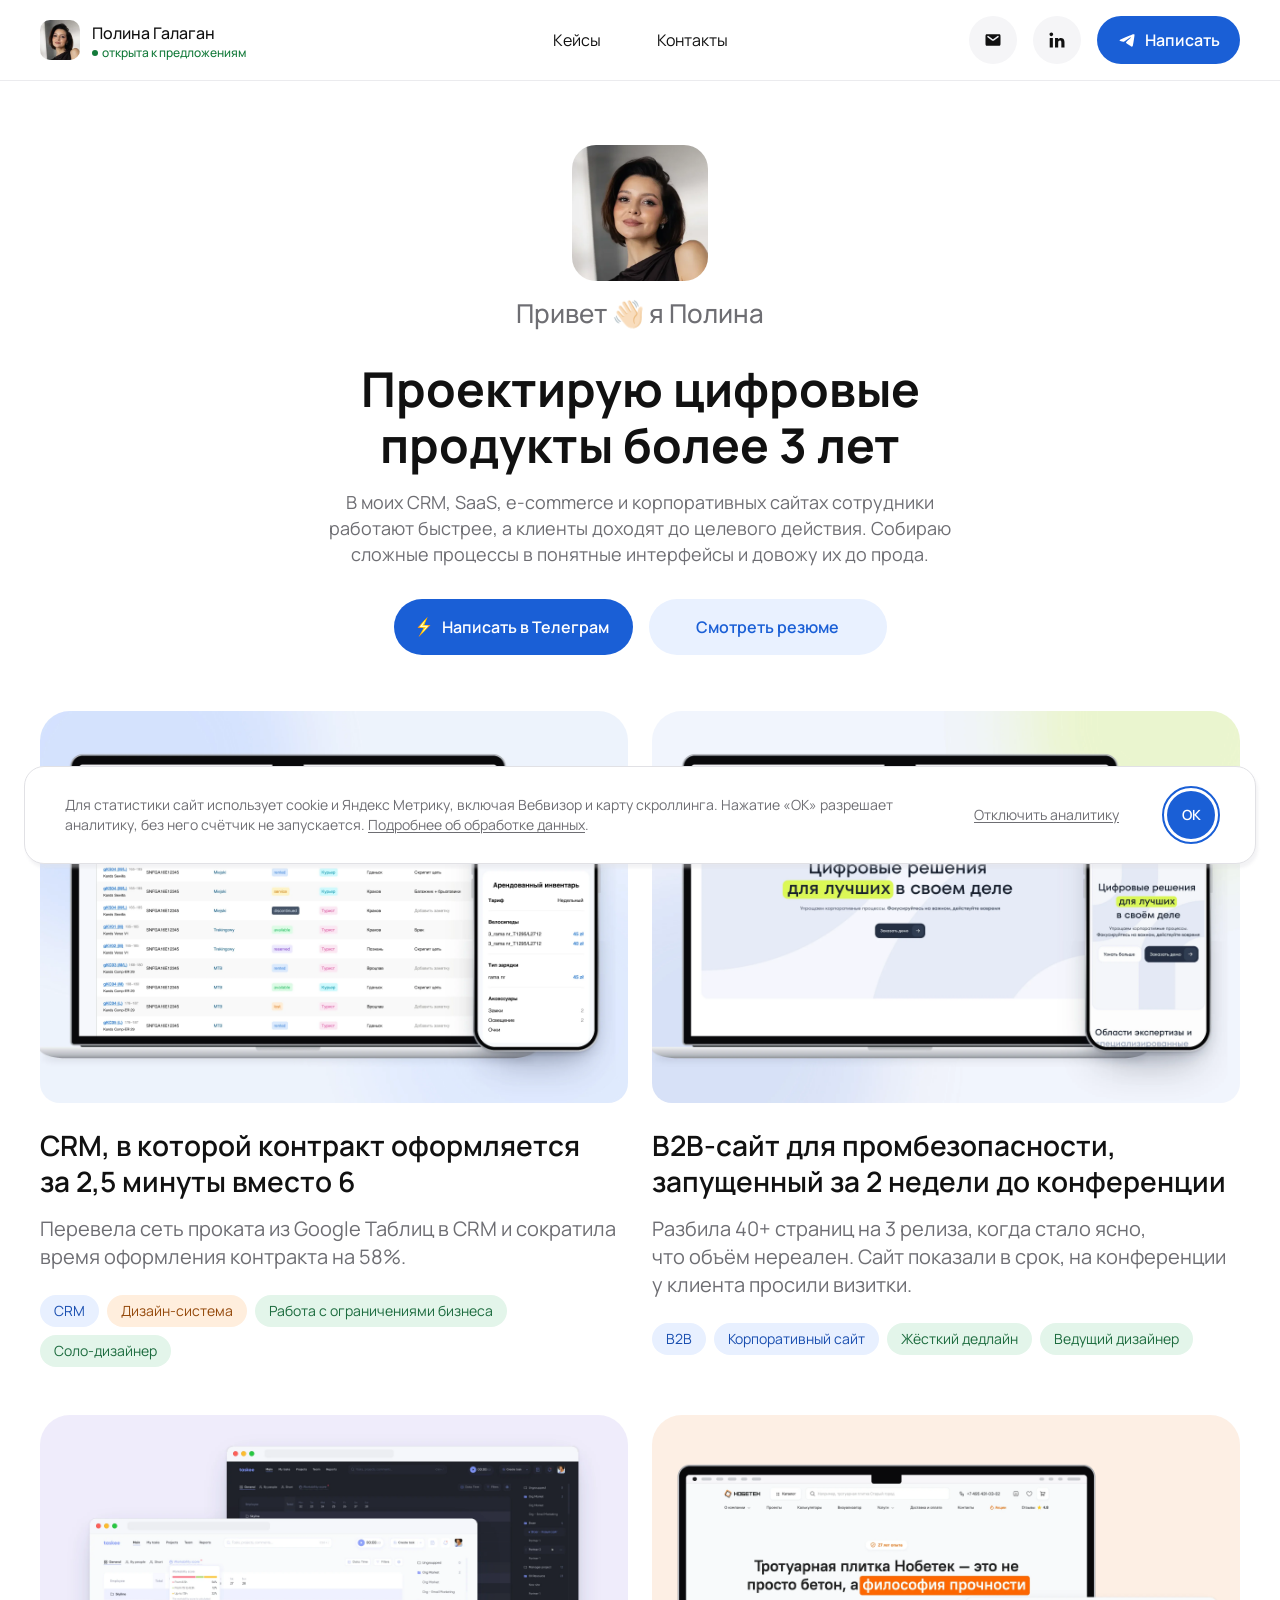
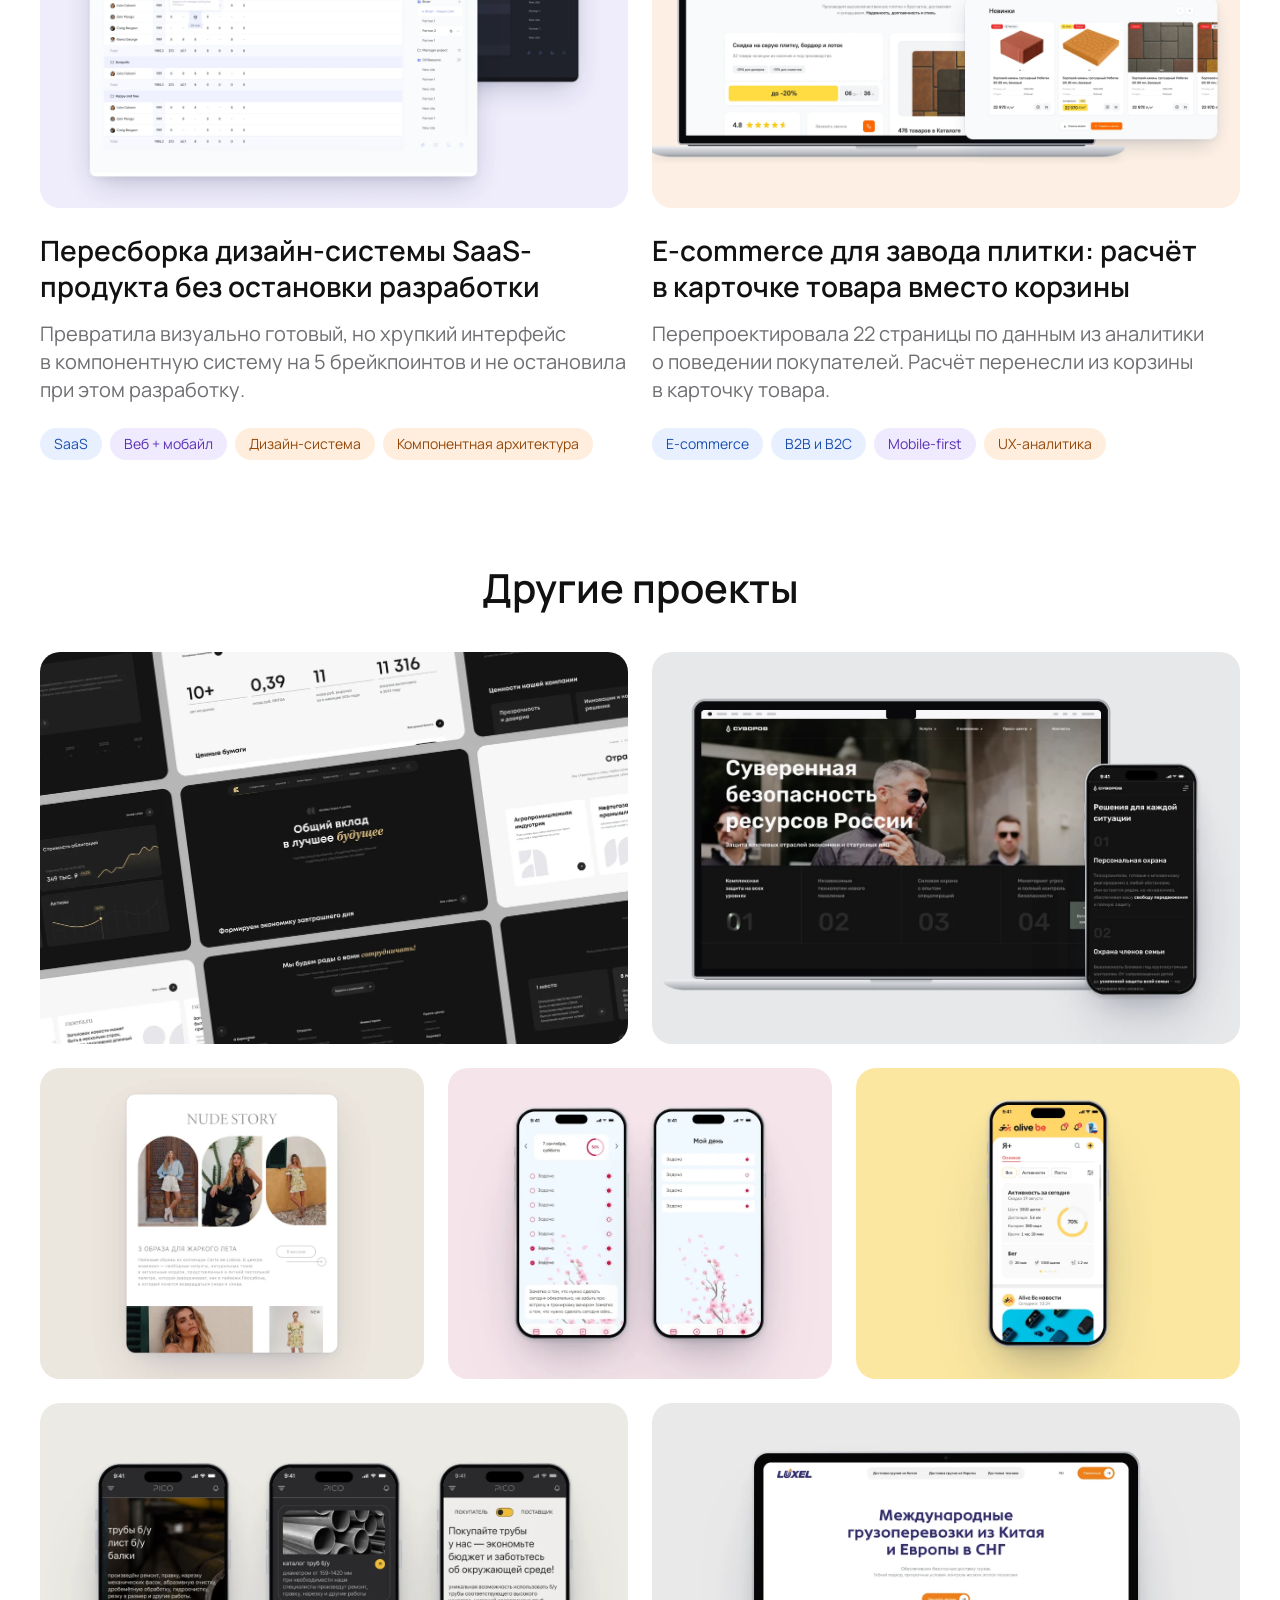
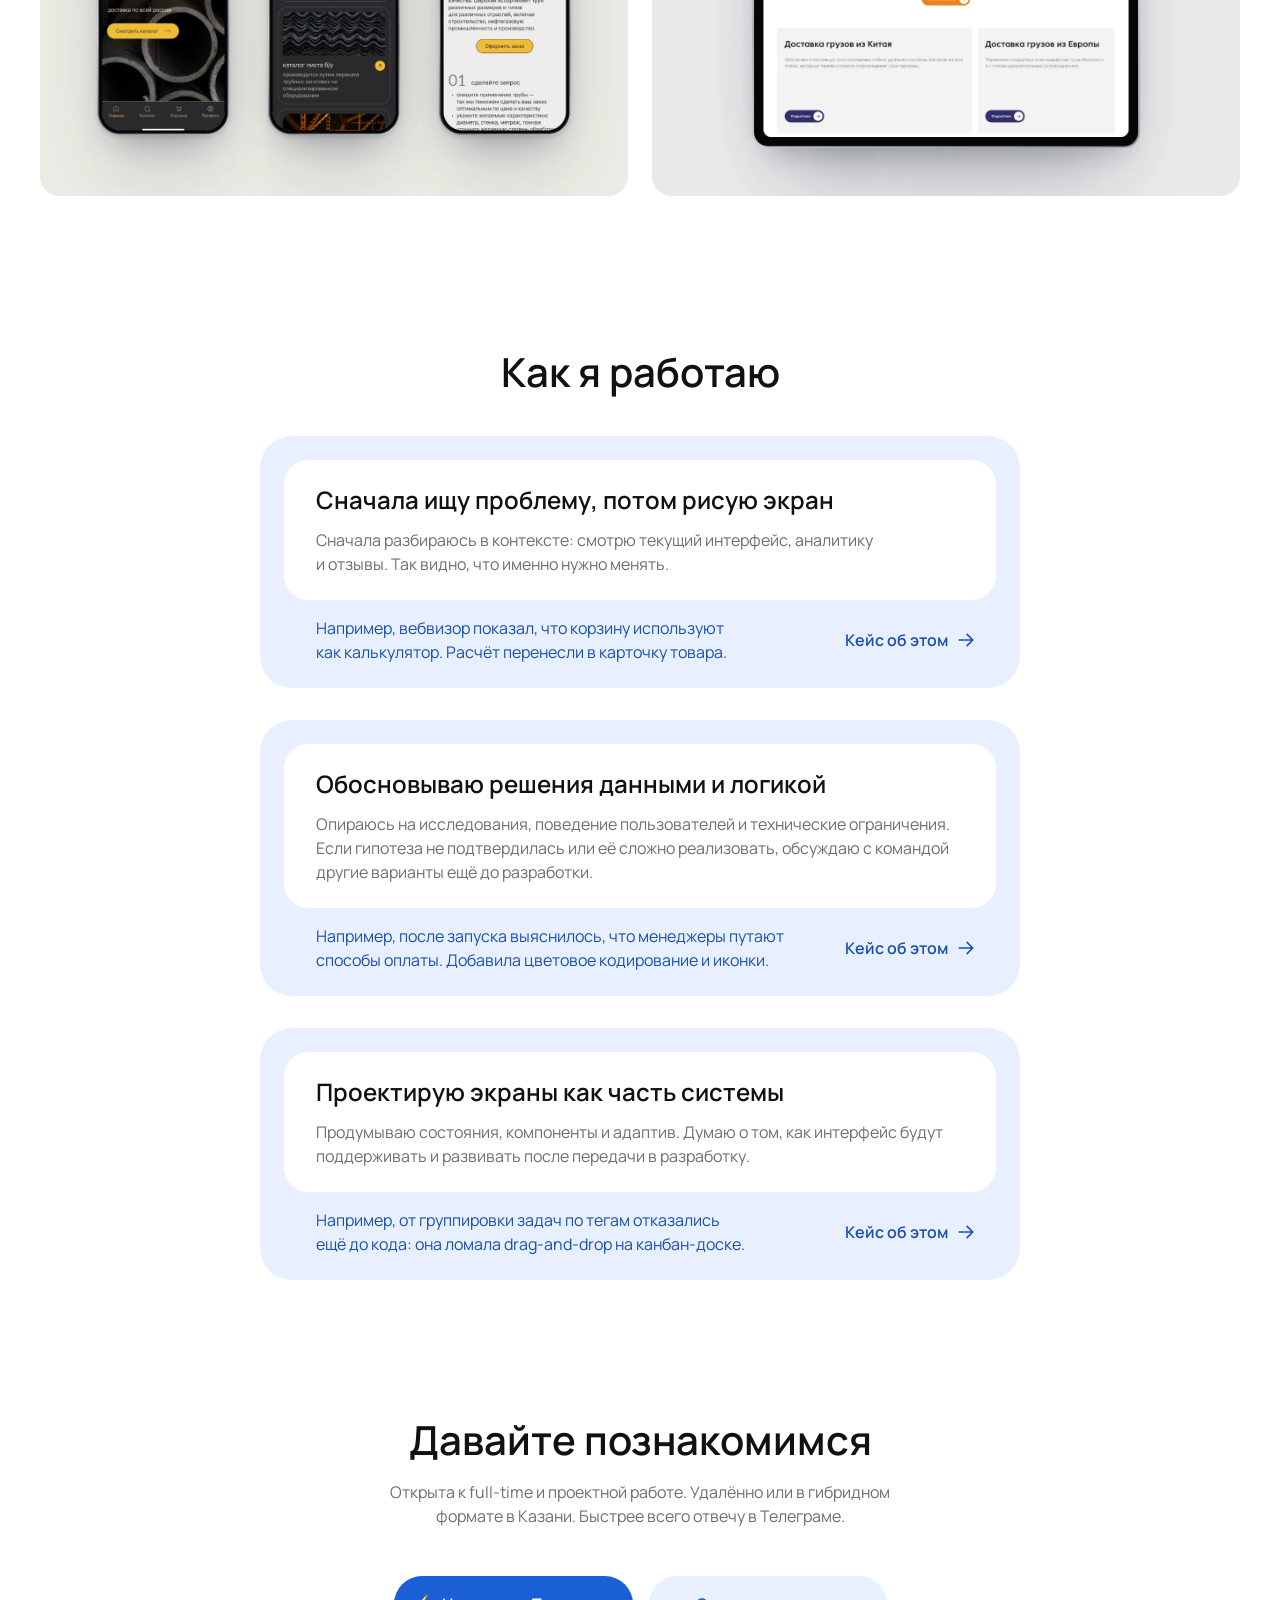
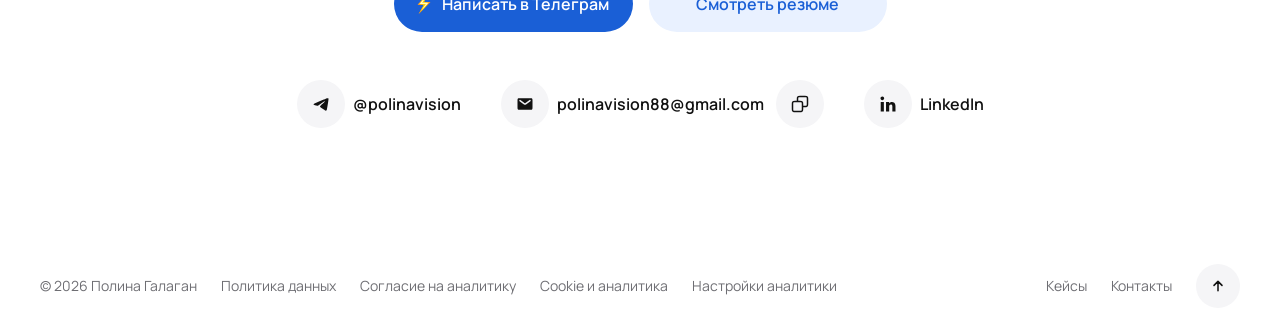
<file: index.html>
<!doctype html>
<html lang="ru">
<head>
  <meta charset="utf-8">
  <meta name="viewport" content="width=device-width, initial-scale=1, viewport-fit=cover">
  <title>Полина Галаган · продуктовый UX/UI-дизайнер</title>
  <meta name="description" content="Продуктовый дизайнер: B2B CRM, SaaS, корпоративные сайты и e-commerce. Сложные процессы, дизайн-системы и решения, доведённые до продакшена.">
  <meta name="theme-color" content="#FFFFFF">
  <meta name="color-scheme" content="light">
  <link rel="canonical" href="https://polinavision.site/">
  <meta property="og:type" content="website">
  <meta property="og:locale" content="ru_RU">
  <meta property="og:site_name" content="Полина Галаган, продуктовый дизайнер">
  <meta property="og:title" content="Полина Галаган · продуктовый UX/UI-дизайнер">
  <meta property="og:description" content="Продуктовый дизайнер: B2B CRM, SaaS, корпоративные сайты и e-commerce. Сложные процессы, дизайн-системы и решения, доведённые до продакшена.">
  <meta property="og:url" content="https://polinavision.site/">
  <meta property="og:image" content="https://polinavision.site/og-image.png?v=2">
  <meta property="og:image:width" content="2400">
  <meta property="og:image:height" content="1260">
  <meta name="twitter:card" content="summary_large_image">
  <link rel="icon" href="favicon-32.png" sizes="32x32" type="image/png">
  <link rel="apple-touch-icon" href="apple-touch-icon.png">
  <link rel="preload" href="fonts/manrope-cyrillic-400-normal.woff2" as="font" type="font/woff2" crossorigin>
  <link rel="preload" href="fonts/manrope-cyrillic-600-normal.woff2" as="font" type="font/woff2" crossorigin>
  <link rel="stylesheet" href="styles.css?v=54e909f2">
</head>
<body>
  <a class="skip-link" href="#main">Перейти к&nbsp;содержимому</a>
  <header class="site-header">
    <div class="container site-header__inner">
      <a class="logo" href="index.html" aria-label="Полина Галаган, на главную">
        <img class="logo__photo" src="assets/photo/avatar.webp?v=a31eb406" alt="" width="40" height="40">
        <span class="logo__text"><span class="logo__name">Полина Галаган</span><span class="logo__status">открыта к&nbsp;предложениям</span></span>
      </a>
      <nav class="nav" aria-label="Основная навигация">
        <ul class="nav__links" id="nav-links" data-open="false">
          <li><a href="#work">Кейсы</a></li>
          <li><a href="#contact">Контакты</a></li>
          <li class="nav__mobile-actions">
            <a class="btn btn--primary nav__mobile-cta" href="https://t.me/polinavision" target="_blank" rel="noopener"><svg width="20" height="20" viewBox="0 0 20 20" fill="none" aria-hidden="true"><path d="M3.53158 9.54974C7.55658 7.78308 10.2399 6.62474 11.5899 6.05808C15.4233 4.44974 16.2233 4.17474 16.7399 4.16641C16.8566 4.16641 17.1066 4.19141 17.2733 4.32474C17.4149 4.44141 17.4483 4.59141 17.4733 4.69974C17.4899 4.80807 17.5149 5.05808 17.4983 5.24974C17.2899 7.44974 16.3899 12.7747 15.9316 15.2331C15.7399 16.2747 15.3566 16.6247 14.9899 16.6581C14.1899 16.7331 13.5816 16.1247 12.7982 15.6164C11.5816 14.8164 10.8983 14.3164 9.71493 13.5331C8.34826 12.6331 9.23158 12.1331 10.0149 11.3247C10.2149 11.1164 13.7566 7.88308 13.8233 7.58308C13.8316 7.54974 13.8399 7.40807 13.7566 7.3414C13.6733 7.2664 13.5566 7.2914 13.4733 7.3164C13.3483 7.3414 11.4066 8.63307 7.64825 11.1914C7.09825 11.5747 6.59826 11.7581 6.14826 11.7497C5.6566 11.7414 4.70658 11.4664 3.99825 11.2414C3.13158 10.9581 2.44827 10.8081 2.5066 10.3247C2.53993 10.0747 2.88158 9.81641 3.53158 9.55807V9.54974Z" fill="currentColor"/></svg>Написать<span class="visually-hidden"> (откроется в&nbsp;новой вкладке)</span></a>
            <a class="icon-btn nav__mobile-icon" href="mailto:polinavision88@gmail.com" aria-label="Написать на почту polinavision88@gmail.com"><svg width="20" height="20" viewBox="0 0 20 20" fill="none" aria-hidden="true"><path d="M2.5 6.8335V13.1668C2.5 14.1003 2.5 14.5667 2.68166 14.9232C2.84144 15.2368 3.09623 15.4921 3.40983 15.6519C3.766 15.8333 4.23249 15.8333 5.16409 15.8333H14.8359C15.7675 15.8333 16.2333 15.8333 16.5895 15.6519C16.9031 15.4921 17.1587 15.2368 17.3185 14.9232C17.5 14.5671 17.5 14.1012 17.5 13.1696V6.83076C17.5 5.89916 17.5 5.43267 17.3185 5.0765C17.1587 4.76289 16.9031 4.50811 16.5895 4.34832C16.233 4.16667 15.7669 4.16667 14.8335 4.16667H5.16683C4.23341 4.16667 3.76635 4.16667 3.40983 4.34832C3.09623 4.50811 2.84144 4.76289 2.68166 5.0765C2.5 5.43302 2.5 5.90008 2.5 6.8335Z" fill="currentColor"/><path d="M5 6.66667L8.73837 9.39729L8.73973 9.39841C9.19184 9.72865 9.41803 9.89386 9.66577 9.95769C9.88475 10.0141 10.1149 10.0141 10.3339 9.95769C10.5819 9.89381 10.8087 9.72811 11.2616 9.3973L15 6.66667" stroke="#EDEEF3" stroke-width="1.5" stroke-linecap="round" stroke-linejoin="round"/></svg></a>
            <a class="icon-btn nav__mobile-icon" href="https://www.linkedin.com/in/polina-galagan/" target="_blank" rel="noopener" aria-label="LinkedIn (откроется в новой вкладке)"><svg width="20" height="20" viewBox="0 0 20 20" fill="none" aria-hidden="true"><path d="M5.86723 17.5006H2.7089V8.02557H5.86723V17.5006ZM6.1839 4.34224C6.1839 3.34224 5.39224 2.5339 4.39224 2.50057C3.37557 2.47557 2.52557 3.27557 2.50057 4.29223C2.47557 5.3089 3.27556 6.1589 4.29223 6.1839C5.32556 6.19223 6.16723 5.37558 6.1839 4.34224ZM17.4589 11.7756C17.4589 8.82557 15.5506 7.92557 13.9256 7.92557C12.7839 7.89223 11.7089 8.45057 11.0839 9.40057V8.0339H8.0339V17.5089H11.1922V12.5922V12.4339C11.1256 11.4256 11.8922 10.5506 12.9006 10.4839C13.7256 10.4839 14.3506 11.0172 14.3506 12.5172V17.5089H17.5089L17.4672 11.7839L17.4589 11.7756Z" fill="currentColor"/></svg></a>
          </li>
        </ul>
        <div class="nav__actions">
          <a class="icon-btn" href="mailto:polinavision88@gmail.com" aria-label="Написать на почту polinavision88@gmail.com" title="polinavision88@gmail.com"><svg width="20" height="20" viewBox="0 0 20 20" fill="none" aria-hidden="true"><path d="M2.5 6.8335V13.1668C2.5 14.1003 2.5 14.5667 2.68166 14.9232C2.84144 15.2368 3.09623 15.4921 3.40983 15.6519C3.766 15.8333 4.23249 15.8333 5.16409 15.8333H14.8359C15.7675 15.8333 16.2333 15.8333 16.5895 15.6519C16.9031 15.4921 17.1587 15.2368 17.3185 14.9232C17.5 14.5671 17.5 14.1012 17.5 13.1696V6.83076C17.5 5.89916 17.5 5.43267 17.3185 5.0765C17.1587 4.76289 16.9031 4.50811 16.5895 4.34832C16.233 4.16667 15.7669 4.16667 14.8335 4.16667H5.16683C4.23341 4.16667 3.76635 4.16667 3.40983 4.34832C3.09623 4.50811 2.84144 4.76289 2.68166 5.0765C2.5 5.43302 2.5 5.90008 2.5 6.8335Z" fill="currentColor"/><path d="M5 6.66667L8.73837 9.39729L8.73973 9.39841C9.19184 9.72865 9.41803 9.89386 9.66577 9.95769C9.88475 10.0141 10.1149 10.0141 10.3339 9.95769C10.5819 9.89381 10.8087 9.72811 11.2616 9.3973L15 6.66667" stroke="#EDEEF3" stroke-width="1.5" stroke-linecap="round" stroke-linejoin="round"/></svg></a>
          <a class="icon-btn" href="https://www.linkedin.com/in/polina-galagan/" target="_blank" rel="noopener" aria-label="LinkedIn (откроется в новой вкладке)" title="LinkedIn"><svg width="20" height="20" viewBox="0 0 20 20" fill="none" aria-hidden="true"><path d="M5.86723 17.5006H2.7089V8.02557H5.86723V17.5006ZM6.1839 4.34224C6.1839 3.34224 5.39224 2.5339 4.39224 2.50057C3.37557 2.47557 2.52557 3.27557 2.50057 4.29223C2.47557 5.3089 3.27556 6.1589 4.29223 6.1839C5.32556 6.19223 6.16723 5.37558 6.1839 4.34224ZM17.4589 11.7756C17.4589 8.82557 15.5506 7.92557 13.9256 7.92557C12.7839 7.89223 11.7089 8.45057 11.0839 9.40057V8.0339H8.0339V17.5089H11.1922V12.5922V12.4339C11.1256 11.4256 11.8922 10.5506 12.9006 10.4839C13.7256 10.4839 14.3506 11.0172 14.3506 12.5172V17.5089H17.5089L17.4672 11.7839L17.4589 11.7756Z" fill="currentColor"/></svg></a>
          <a class="btn btn--primary" href="https://t.me/polinavision" target="_blank" rel="noopener"><svg width="20" height="20" viewBox="0 0 20 20" fill="none" aria-hidden="true"><path d="M3.53158 9.54974C7.55658 7.78308 10.2399 6.62474 11.5899 6.05808C15.4233 4.44974 16.2233 4.17474 16.7399 4.16641C16.8566 4.16641 17.1066 4.19141 17.2733 4.32474C17.4149 4.44141 17.4483 4.59141 17.4733 4.69974C17.4899 4.80807 17.5149 5.05808 17.4983 5.24974C17.2899 7.44974 16.3899 12.7747 15.9316 15.2331C15.7399 16.2747 15.3566 16.6247 14.9899 16.6581C14.1899 16.7331 13.5816 16.1247 12.7982 15.6164C11.5816 14.8164 10.8983 14.3164 9.71493 13.5331C8.34826 12.6331 9.23158 12.1331 10.0149 11.3247C10.2149 11.1164 13.7566 7.88308 13.8233 7.58308C13.8316 7.54974 13.8399 7.40807 13.7566 7.3414C13.6733 7.2664 13.5566 7.2914 13.4733 7.3164C13.3483 7.3414 11.4066 8.63307 7.64825 11.1914C7.09825 11.5747 6.59826 11.7581 6.14826 11.7497C5.6566 11.7414 4.70658 11.4664 3.99825 11.2414C3.13158 10.9581 2.44827 10.8081 2.5066 10.3247C2.53993 10.0747 2.88158 9.81641 3.53158 9.55807V9.54974Z" fill="currentColor"/></svg>Написать<span class="visually-hidden"> (откроется в&nbsp;новой вкладке)</span></a>
        </div>
        <button class="nav-toggle" id="nav-toggle" type="button" aria-expanded="false" aria-controls="nav-links" aria-label="Открыть меню">
          <svg class="icon-open" viewBox="0 0 24 24" fill="none" stroke="currentColor" stroke-width="1.8" stroke-linecap="round" aria-hidden="true"><path d="M4 8h16M4 16h16"/></svg>
          <svg class="icon-close" viewBox="0 0 24 24" fill="none" stroke="currentColor" stroke-width="1.8" stroke-linecap="round" aria-hidden="true"><path d="M6 6l12 12M18 6 6 18"/></svg>
        </button>
      </nav>
    </div>
  </header>
  <main id="main" class="home">
    <section class="hero" aria-labelledby="hero-title">
      <div class="hero__intro">
        <img class="hero__photo" src="assets/photo/portrait.webp?v=b99580b0" alt="Полина Галаган" width="136" height="136" fetchpriority="high">
        <p class="hero__hello">Привет <span aria-hidden="true">👋🏻</span> я&nbsp;Полина</p>
      </div>
      <div class="hero__text">
        <h1 class="hero__title" id="hero-title">Проектирую цифровые продукты более 3&nbsp;лет</h1>
        <p class="hero__lead">В&nbsp;моих CRM, SaaS, <span class="nowrap">e-commerce</span> и&nbsp;корпоративных сайтах сотрудники работают быстрее, а&nbsp;клиенты доходят до&nbsp;целевого действия. Собираю сложные процессы в&nbsp;понятные интерфейсы и&nbsp;довожу их&nbsp;до&nbsp;прода.</p>
      </div>
      <div class="btn-row">
            <a class="btn btn--primary btn--tg" href="https://t.me/polinavision" target="_blank" rel="noopener"><img class="btn__icon" src="assets/icons/bolt.svg?v=31c420b9" alt="" width="20" height="20">Написать в&nbsp;Телеграм<span class="visually-hidden"> (откроется в&nbsp;новой вкладке)</span></a>
            <a class="btn btn--cv" href="assets/cv-polina-galagan.pdf?v=521fb1be" target="_blank" rel="noopener">Смотреть резюме<span class="visually-hidden"> (откроется в&nbsp;новой вкладке)</span></a>
          </div>
    </section>
    <section class="work" id="work" aria-labelledby="work-title">
      <h2 class="visually-hidden" id="work-title">Кейсы</h2>
      <div class="cases">
          <article class="case-card">
            <div class="case-card__media"><img src="assets/rower-rent/card.webp?v=3a5aabd8" alt="Rower Rent CRM: таблица оборудования на ноутбуке и страница клиента на телефоне" loading="lazy" decoding="async" width="1600" height="1068" style="object-position:center"></div>
            <div class="case-card__body">
              <div class="case-card__text-wrap">
                <h3 class="case-card__title"><a href="rower-rent.html">CRM, в&nbsp;которой контракт оформляется за&nbsp;2,5&nbsp;минуты вместо 6</a></h3>
                <p class="case-card__text">Перевела сеть проката из&nbsp;Google Таблиц в&nbsp;CRM и&nbsp;сократила время оформления контракта на&nbsp;58%.</p>
              </div>
              <ul class="tags" aria-label="Теги проекта"><li class="tag tag--blue">CRM</li><li class="tag tag--orange"><span class="nowrap">Дизайн-система</span></li><li class="tag tag--green">Работа с&nbsp;ограничениями бизнеса</li><li class="tag tag--green"><span class="nowrap">Соло-дизайнер</span></li></ul>
            </div>
          </article>
          <article class="case-card">
            <div class="case-card__media"><img src="assets/brealit/card.webp?v=b19081a3" alt="Brealit: первый экран главной «Цифровые решения для лучших в своём деле»" loading="lazy" decoding="async" width="1600" height="1068" style="object-position:center"></div>
            <div class="case-card__body">
              <div class="case-card__text-wrap">
                <h3 class="case-card__title"><a href="brealit.html"><span class="nowrap">B2B-сайт</span> для&nbsp;промбезопасности, запущенный за&nbsp;2&nbsp;недели до&nbsp;конференции</a></h3>
                <p class="case-card__text">Разбила 40+&nbsp;страниц на&nbsp;3&nbsp;релиза, когда стало ясно, что&nbsp;объём нереален. Сайт показали в&nbsp;срок, на&nbsp;конференции у&nbsp;клиента просили визитки.</p>
              </div>
              <ul class="tags" aria-label="Теги проекта"><li class="tag tag--blue">B2B</li><li class="tag tag--blue">Корпоративный сайт</li><li class="tag tag--green">Жёсткий дедлайн</li><li class="tag tag--green">Ведущий дизайнер</li></ul>
            </div>
          </article>
          <article class="case-card">
            <div class="case-card__media"><img src="assets/taskee/card.webp?v=c75b06b2" alt="Taskee: список задач в светлой теме и страница задачи в тёмной" loading="lazy" decoding="async" width="1600" height="1068" style="object-position:center"></div>
            <div class="case-card__body">
              <div class="case-card__text-wrap">
                <h3 class="case-card__title"><a href="taskee.html">Пересборка <span class="nowrap">дизайн-системы</span> <span class="nowrap">SaaS-продукта</span> без&nbsp;остановки разработки</a></h3>
                <p class="case-card__text">Превратила визуально готовый, но&nbsp;хрупкий интерфейс в&nbsp;компонентную систему на&nbsp;5&nbsp;брейкпоинтов и&nbsp;не&nbsp;остановила при&nbsp;этом разработку.</p>
              </div>
              <ul class="tags" aria-label="Теги проекта"><li class="tag tag--blue">SaaS</li><li class="tag tag--purple">Веб + мобайл</li><li class="tag tag--orange"><span class="nowrap">Дизайн-система</span></li><li class="tag tag--orange">Компонентная архитектура</li></ul>
            </div>
          </article>
          <article class="case-card">
            <div class="case-card__media"><img src="assets/nobetek/card.webp?v=75ed9838" alt="Нобетек: главная страница в ноутбуке и карточка товара с калькулятором" loading="lazy" decoding="async" width="1600" height="1068" style="object-position:center"></div>
            <div class="case-card__body">
              <div class="case-card__text-wrap">
                <h3 class="case-card__title"><a href="nobetek.html"><span class="nowrap">E-commerce</span> для&nbsp;завода плитки: расчёт в&nbsp;карточке товара вместо корзины</a></h3>
                <p class="case-card__text">Перепроектировала 22&nbsp;страницы по&nbsp;данным из&nbsp;аналитики о&nbsp;поведении покупателей. Расчёт перенесли из&nbsp;корзины в&nbsp;карточку товара.</p>
              </div>
              <ul class="tags" aria-label="Теги проекта"><li class="tag tag--blue"><span class="nowrap">E-commerce</span></li><li class="tag tag--blue">B2B и&nbsp;B2C</li><li class="tag tag--purple"><span class="nowrap">Mobile-first</span></li><li class="tag tag--orange"><span class="nowrap">UX-аналитика</span></li></ul>
            </div>
          </article>
      </div>
    </section>
    <section class="other-works" aria-labelledby="other-title">
      <h2 id="other-title">Другие проекты</h2>
      <ul class="work-grid">
          <li class="work-tile"><img src="assets/other/kirillitsa.webp?v=532c751f" alt="Кириллица: корпоративный сайт инвестиционной компании" loading="lazy" decoding="async" width="1200" height="900"></li>
          <li class="work-tile"><img src="assets/other/suvorov.webp?v=c81f6451" alt="Суворов: корпоративный сайт охранной компании на ноутбуке и телефоне" loading="lazy" decoding="async" width="1336" height="892"></li>
          <li class="work-tile"><img src="assets/other/nudestory.webp?v=38d92cf3" alt="Nude Story: email-рассылка магазина одежды" loading="lazy" decoding="async" width="874" height="708"></li>
          <li class="work-tile"><img src="assets/other/shuhari.webp?v=e00906f9" alt="Shu-Ha-Ri: мобильное приложение, трекер привычек" loading="lazy" decoding="async" width="874" height="708"></li>
          <li class="work-tile"><img src="assets/other/alivebe.webp?v=6894a929" alt="Alive Be: виджеты в стиле фитнес-трекера" loading="lazy" decoding="async" width="874" height="708"></li>
          <li class="work-tile"><img src="assets/other/pico.webp?v=e365e60b" alt="PICO: мобильное приложение завода труб, экраны главной, каталога и покупателя" loading="lazy" decoding="async" width="1336" height="892"></li>
          <li class="work-tile"><img src="assets/other/luxel.webp?v=b7edc5db" alt="Luxel: сайт логистической компании на планшете" loading="lazy" decoding="async" width="1336" height="892"></li>
      </ul>
    </section>
    <section class="how" id="approach" aria-labelledby="approach-title">
      <h2 id="approach-title">Как&nbsp;я&nbsp;работаю</h2>
      <div class="how__cards">
          <article class="how-card">
            <div class="how-card__main">
              <h3>Сначала ищу проблему, потом рисую экран</h3>
              <p>Сначала разбираюсь в&nbsp;контексте: смотрю текущий интерфейс, аналитику<br> и&nbsp;отзывы. Так&nbsp;видно, что&nbsp;именно нужно менять.</p>
            </div>
            <div class="how-card__example">
              <p>Например, вебвизор показал, что&nbsp;корзину используют как&nbsp;калькулятор. Расчёт перенесли в&nbsp;карточку товара.</p>
              <a class="how-card__link" href="nobetek.html">Кейс об&nbsp;этом<span class="visually-hidden">: Нобетек</span><svg width="20" height="20" viewBox="-1 -1 20 20" fill="none" aria-hidden="true"><path d="M10.125 14.625L15.75 9L10.125 3.375M15.75 9H2.25" stroke="currentColor" stroke-width="1.6" stroke-linecap="round" stroke-linejoin="round"/></svg></a>
            </div>
          </article>
          <article class="how-card">
            <div class="how-card__main">
              <h3>Обосновываю решения данными и&nbsp;логикой</h3>
              <p>Опираюсь на&nbsp;исследования, поведение пользователей и&nbsp;технические ограничения. Если гипотеза не&nbsp;подтвердилась или&nbsp;её&nbsp;сложно реализовать, обсуждаю с&nbsp;командой другие варианты ещё&nbsp;до&nbsp;разработки.</p>
            </div>
            <div class="how-card__example">
              <p>Например, после запуска выяснилось, что&nbsp;менеджеры путают способы оплаты. Добавила цветовое кодирование и&nbsp;иконки.</p>
              <a class="how-card__link" href="rower-rent.html">Кейс об&nbsp;этом<span class="visually-hidden">: Rower Rent</span><svg width="20" height="20" viewBox="-1 -1 20 20" fill="none" aria-hidden="true"><path d="M10.125 14.625L15.75 9L10.125 3.375M15.75 9H2.25" stroke="currentColor" stroke-width="1.6" stroke-linecap="round" stroke-linejoin="round"/></svg></a>
            </div>
          </article>
          <article class="how-card">
            <div class="how-card__main">
              <h3>Проектирую экраны как&nbsp;часть системы</h3>
              <p>Продумываю состояния, компоненты и&nbsp;адаптив. Думаю о&nbsp;том, как&nbsp;интерфейс будут поддерживать и&nbsp;развивать после передачи в&nbsp;разработку.</p>
            </div>
            <div class="how-card__example">
              <p>Например, от&nbsp;группировки задач по&nbsp;тегам отказались ещё&nbsp;до&nbsp;кода: она ломала <span class="nowrap">drag-and-drop</span> на&nbsp;<span class="nowrap">канбан-доске</span>.</p>
              <a class="how-card__link" href="taskee.html">Кейс об&nbsp;этом<span class="visually-hidden">: Taskee</span><svg width="20" height="20" viewBox="-1 -1 20 20" fill="none" aria-hidden="true"><path d="M10.125 14.625L15.75 9L10.125 3.375M15.75 9H2.25" stroke="currentColor" stroke-width="1.6" stroke-linecap="round" stroke-linejoin="round"/></svg></a>
            </div>
          </article>
      </div>
    </section>
    <section class="contact-section" id="contact" aria-labelledby="contact-title">
      <div class="contact">
        <div class="contact__head">
          <h2 class="contact__title" id="contact-title">Давайте познакомимся</h2>
          <p class="contact__text">Открыта к&nbsp;<span class="nowrap">full-time</span> и&nbsp;проектной работе. Удалённо или&nbsp;в&nbsp;гибридном формате в&nbsp;Казани. Быстрее всего отвечу в&nbsp;Телеграме.</p>
        </div>
        <div class="btn-row">
            <a class="btn btn--primary btn--tg" href="https://t.me/polinavision" target="_blank" rel="noopener"><img class="btn__icon" src="assets/icons/bolt.svg?v=31c420b9" alt="" width="20" height="20">Написать в&nbsp;Телеграм<span class="visually-hidden"> (откроется в&nbsp;новой вкладке)</span></a>
            <a class="btn btn--cv" href="assets/cv-polina-galagan.pdf?v=521fb1be" target="_blank" rel="noopener">Смотреть резюме<span class="visually-hidden"> (откроется в&nbsp;новой вкладке)</span></a>
          </div>
        <ul class="contact__links">
          <li><a class="contact__link" href="https://t.me/polinavision" target="_blank" rel="noopener"><span class="icon-btn"><svg width="20" height="20" viewBox="0 0 20 20" fill="none" aria-hidden="true"><path d="M3.53158 9.54974C7.55658 7.78308 10.2399 6.62474 11.5899 6.05808C15.4233 4.44974 16.2233 4.17474 16.7399 4.16641C16.8566 4.16641 17.1066 4.19141 17.2733 4.32474C17.4149 4.44141 17.4483 4.59141 17.4733 4.69974C17.4899 4.80807 17.5149 5.05808 17.4983 5.24974C17.2899 7.44974 16.3899 12.7747 15.9316 15.2331C15.7399 16.2747 15.3566 16.6247 14.9899 16.6581C14.1899 16.7331 13.5816 16.1247 12.7982 15.6164C11.5816 14.8164 10.8983 14.3164 9.71493 13.5331C8.34826 12.6331 9.23158 12.1331 10.0149 11.3247C10.2149 11.1164 13.7566 7.88308 13.8233 7.58308C13.8316 7.54974 13.8399 7.40807 13.7566 7.3414C13.6733 7.2664 13.5566 7.2914 13.4733 7.3164C13.3483 7.3414 11.4066 8.63307 7.64825 11.1914C7.09825 11.5747 6.59826 11.7581 6.14826 11.7497C5.6566 11.7414 4.70658 11.4664 3.99825 11.2414C3.13158 10.9581 2.44827 10.8081 2.5066 10.3247C2.53993 10.0747 2.88158 9.81641 3.53158 9.55807V9.54974Z" fill="currentColor"/></svg></span>@polinavision<span class="visually-hidden"> (откроется в&nbsp;новой вкладке)</span></a></li>
          <li>
            <a class="contact__link" href="mailto:polinavision88@gmail.com"><span class="icon-btn"><svg width="20" height="20" viewBox="0 0 20 20" fill="none" aria-hidden="true"><path d="M2.5 6.8335V13.1668C2.5 14.1003 2.5 14.5667 2.68166 14.9232C2.84144 15.2368 3.09623 15.4921 3.40983 15.6519C3.766 15.8333 4.23249 15.8333 5.16409 15.8333H14.8359C15.7675 15.8333 16.2333 15.8333 16.5895 15.6519C16.9031 15.4921 17.1587 15.2368 17.3185 14.9232C17.5 14.5671 17.5 14.1012 17.5 13.1696V6.83076C17.5 5.89916 17.5 5.43267 17.3185 5.0765C17.1587 4.76289 16.9031 4.50811 16.5895 4.34832C16.233 4.16667 15.7669 4.16667 14.8335 4.16667H5.16683C4.23341 4.16667 3.76635 4.16667 3.40983 4.34832C3.09623 4.50811 2.84144 4.76289 2.68166 5.0765C2.5 5.43302 2.5 5.90008 2.5 6.8335Z" fill="currentColor"/><path d="M5 6.66667L8.73837 9.39729L8.73973 9.39841C9.19184 9.72865 9.41803 9.89386 9.66577 9.95769C9.88475 10.0141 10.1149 10.0141 10.3339 9.95769C10.5819 9.89381 10.8087 9.72811 11.2616 9.3973L15 6.66667" stroke="#EDEEF3" stroke-width="1.5" stroke-linecap="round" stroke-linejoin="round"/></svg></span>polinavision88@gmail.com</a>
            <button class="icon-btn" type="button" data-copy="polinavision88@gmail.com" aria-describedby="copy-status" aria-label="Скопировать адрес" title="Скопировать адрес"><svg width="20" height="20" viewBox="0 0 20 20" fill="none" aria-hidden="true"><path d="M7.5 7.5V5.16683C7.5 4.23341 7.5 3.76635 7.68166 3.40983C7.84145 3.09623 8.09623 2.84144 8.40983 2.68166C8.76635 2.5 9.23341 2.5 10.1668 2.5H14.8335C15.7669 2.5 16.2334 2.5 16.5899 2.68166C16.9035 2.84144 17.1587 3.09623 17.3185 3.40983C17.5002 3.76635 17.5002 4.23306 17.5002 5.16648V9.83317C17.5002 10.7666 17.5002 11.2333 17.3185 11.5898C17.1587 11.9034 16.9033 12.1587 16.5897 12.3185C16.2335 12.5 15.7675 12.5 14.8359 12.5H12.5M12.5 12.5L12.5 10.1641C12.5 9.2325 12.5 8.766 12.3185 8.40983C12.1587 8.09623 11.9035 7.84144 11.5899 7.68166C11.2334 7.5 10.7669 7.5 9.8335 7.5H7.5H5.16683C4.23341 7.5 3.76635 7.5 3.40983 7.68166C3.09623 7.84144 2.84144 8.09623 2.68166 8.40983C2.5 8.76635 2.5 9.23341 2.5 10.1668V14.8335C2.5 15.7669 2.5 16.2334 2.68166 16.5899C2.84144 16.9035 3.09623 17.1587 3.40983 17.3185C3.766 17.5 4.23249 17.5 5.16409 17.5H9.83629C10.7679 17.5 11.2337 17.5 11.5899 17.3185C11.9035 17.1587 12.1587 16.9033 12.3185 16.5897C12.5 16.2335 12.5 15.7675 12.5 14.8359V12.5Z" stroke="currentColor" stroke-width="1.5" stroke-linecap="round" stroke-linejoin="round"/></svg></button>
          </li>
          <li><a class="contact__link" href="https://www.linkedin.com/in/polina-galagan/" target="_blank" rel="noopener"><span class="icon-btn"><svg width="20" height="20" viewBox="0 0 20 20" fill="none" aria-hidden="true"><path d="M5.86723 17.5006H2.7089V8.02557H5.86723V17.5006ZM6.1839 4.34224C6.1839 3.34224 5.39224 2.5339 4.39224 2.50057C3.37557 2.47557 2.52557 3.27557 2.50057 4.29223C2.47557 5.3089 3.27556 6.1589 4.29223 6.1839C5.32556 6.19223 6.16723 5.37558 6.1839 4.34224ZM17.4589 11.7756C17.4589 8.82557 15.5506 7.92557 13.9256 7.92557C12.7839 7.89223 11.7089 8.45057 11.0839 9.40057V8.0339H8.0339V17.5089H11.1922V12.5922V12.4339C11.1256 11.4256 11.8922 10.5506 12.9006 10.4839C13.7256 10.4839 14.3506 11.0172 14.3506 12.5172V17.5089H17.5089L17.4672 11.7839L17.4589 11.7756Z" fill="currentColor"/></svg></span>LinkedIn<span class="visually-hidden"> (откроется в&nbsp;новой вкладке)</span></a></li>
        </ul>
        <p class="copy-status" id="copy-status" role="status" aria-live="polite"></p>
      </div>
    </section>
  </main>
  <footer class="site-footer">
    <div class="site-footer__inner">
      <div class="site-footer__left">
        <p>© <span id="year">2026</span> Полина Галаган</p>
        <ul class="site-footer__legal">
        <li><a href="personal-data.html">Политика данных</a></li>
        <li><a href="analytics-consent.html">Согласие на&nbsp;аналитику</a></li>
        <li><a href="cookies.html">Cookie и&nbsp;аналитика</a></li>
        <li><button type="button" class="site-footer__settings" id="analytics-settings" aria-haspopup="dialog">Настройки аналитики</button></li>
        </ul>
      </div>
      <ul class="site-footer__links" aria-label="Навигация в подвале">
        <li><a href="index.html#work">Кейсы</a></li>
        <li><a href="#contact">Контакты</a></li>
        <li><a class="site-footer__top" href="#main" aria-label="К началу страницы"><span class="icon-btn"><svg width="17" height="17" viewBox="0 0 16.667 16.667" fill="none" aria-hidden="true"><path d="M8.33333 13.1947V3.47249M12.5 7.63916L8.33333 3.47249L4.16667 7.63916" stroke="currentColor" stroke-width="1.6" stroke-linecap="round" stroke-linejoin="round"/></svg></span></a></li>
      </ul>
    </div>
  </footer>
  <section class="analytics-consent" id="analytics-consent" role="dialog" aria-modal="true" aria-labelledby="analytics-title" aria-describedby="analytics-description" hidden>
    <div class="analytics-consent__inner">
      <h2 class="visually-hidden" id="analytics-title">Настройки аналитики</h2>
      <div class="analytics-consent__copy">
        <p id="analytics-description">Для&nbsp;статистики сайт использует cookie и&nbsp;Яндекс Метрику, включая Вебвизор и&nbsp;карту скроллинга. Нажатие «ОК» разрешает аналитику, без&nbsp;него счётчик не&nbsp;запускается. <a href="personal-data.html">Подробнее об&nbsp;обработке данных</a>.</p>
        <a href="#" class="analytics-consent__reject" data-analytics-choice="reject">Отключить аналитику</a>
      </div>
      <button type="button" class="analytics-consent__ok" data-analytics-choice="accept">ОК</button>
      <p class="analytics-consent__status" id="analytics-status" role="status" aria-live="polite"></p>
    </div>
  </section>
  <script src="script.js?v=8c6759fa" defer></script>
  <script src="analytics.js" defer></script>
</body>
</html>
</file>
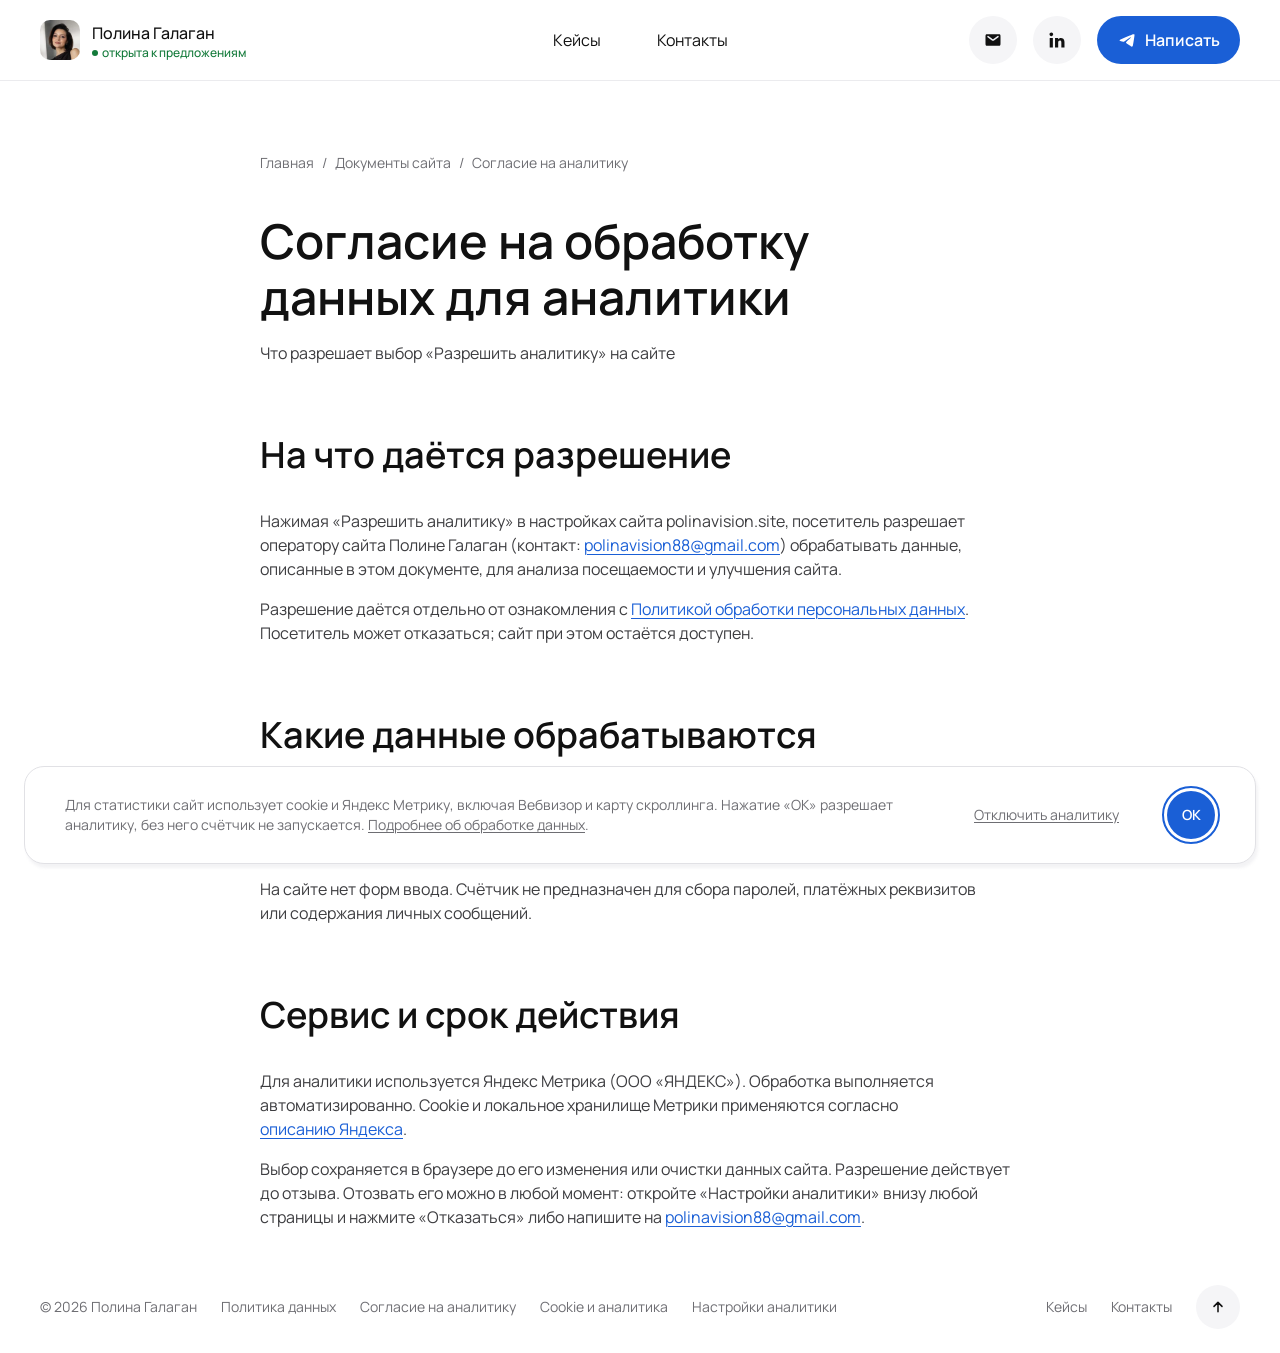
<file: analytics-consent.html>
<!doctype html>
<html lang="ru">
<head>
  <meta charset="utf-8">
  <meta name="viewport" content="width=device-width, initial-scale=1, viewport-fit=cover">
  <title>Согласие на аналитику — Полина Галаган</title>
  <meta name="description" content="Условия разрешения на обработку данных для аналитики сайта polinavision.site.">
  <meta name="theme-color" content="#FFFFFF">
  <link rel="icon" href="favicon.svg" type="image/svg+xml">
  <link rel="stylesheet" href="styles.css?v=c6fb14b0">
</head>
<body>
  <header class="site-header">
    <div class="container site-header__inner">
      <a class="logo" href="index.html" aria-label="Полина Галаган, на главную">
        <img class="logo__photo" src="assets/photo/avatar.webp?v=a31eb406" alt="" width="40" height="40">
        <span class="logo__text"><span class="logo__name">Полина Галаган</span><span class="logo__status">открыта к предложениям</span></span>
      </a>
      <nav class="nav" aria-label="Основная навигация">
        <ul class="nav__links" id="nav-links" data-open="false">
          <li><a href="index.html#work">Кейсы</a></li>
          <li><a href="index.html#contact">Контакты</a></li>
          <li class="nav__mobile-actions">
            <a class="btn btn--primary nav__mobile-cta" href="https://t.me/polinavision" target="_blank" rel="noopener"><svg width="20" height="20" viewBox="0 0 20 20" fill="none" aria-hidden="true"><path d="M3.53158 9.54974C7.55658 7.78308 10.2399 6.62474 11.5899 6.05808C15.4233 4.44974 16.2233 4.17474 16.7399 4.16641C16.8566 4.16641 17.1066 4.19141 17.2733 4.32474C17.4149 4.44141 17.4483 4.59141 17.4733 4.69974C17.4899 4.80807 17.5149 5.05808 17.4983 5.24974C17.2899 7.44974 16.3899 12.7747 15.9316 15.2331C15.7399 16.2747 15.3566 16.6247 14.9899 16.6581C14.1899 16.7331 13.5816 16.1247 12.7982 15.6164C11.5816 14.8164 10.8983 14.3164 9.71493 13.5331C8.34826 12.6331 9.23158 12.1331 10.0149 11.3247C10.2149 11.1164 13.7566 7.88308 13.8233 7.58308C13.8316 7.54974 13.8399 7.40807 13.7566 7.3414C13.6733 7.2664 13.5566 7.2914 13.4733 7.3164C13.3483 7.3414 11.4066 8.63307 7.64825 11.1914C7.09825 11.5747 6.59826 11.7581 6.14826 11.7497C5.6566 11.7414 4.70658 11.4664 3.99825 11.2414C3.13158 10.9581 2.44827 10.8081 2.5066 10.3247C2.53993 10.0747 2.88158 9.81641 3.53158 9.55807V9.54974Z" fill="currentColor"/></svg>Написать<span class="visually-hidden"> (откроется в новой вкладке)</span></a>
            <a class="icon-btn nav__mobile-icon" href="mailto:polinavision88@gmail.com" aria-label="Написать на почту polinavision88@gmail.com"><svg width="20" height="20" viewBox="0 0 20 20" fill="none" aria-hidden="true"><path d="M2.5 6.8335V13.1668C2.5 14.1003 2.5 14.5667 2.68166 14.9232C2.84144 15.2368 3.09623 15.4921 3.40983 15.6519C3.766 15.8333 4.23249 15.8333 5.16409 15.8333H14.8359C15.7675 15.8333 16.2333 15.8333 16.5895 15.6519C16.9031 15.4921 17.1587 15.2368 17.3185 14.9232C17.5 14.5671 17.5 14.1012 17.5 13.1696V6.83076C17.5 5.89916 17.5 5.43267 17.3185 5.0765C17.1587 4.76289 16.9031 4.50811 16.5895 4.34832C16.233 4.16667 15.7669 4.16667 14.8335 4.16667H5.16683C4.23341 4.16667 3.76635 4.16667 3.40983 4.34832C3.09623 4.50811 2.84144 4.76289 2.68166 5.0765C2.5 5.43302 2.5 5.90008 2.5 6.8335Z" fill="currentColor"/><path d="M5 6.66667L8.73837 9.39729L8.73973 9.39841C9.19184 9.72865 9.41803 9.89386 9.66577 9.95769C9.88475 10.0141 10.1149 10.0141 10.3339 9.95769C10.5819 9.89381 10.8087 9.72811 11.2616 9.3973L15 6.66667" stroke="#EDEEF3" stroke-width="1.5" stroke-linecap="round" stroke-linejoin="round"/></svg></a>
            <a class="icon-btn nav__mobile-icon" href="https://www.linkedin.com/in/polina-galagan/" target="_blank" rel="noopener" aria-label="LinkedIn (откроется в новой вкладке)"><svg width="20" height="20" viewBox="0 0 20 20" fill="none" aria-hidden="true"><path d="M5.86723 17.5006H2.7089V8.02557H5.86723V17.5006ZM6.1839 4.34224C6.1839 3.34224 5.39224 2.5339 4.39224 2.50057C3.37557 2.47557 2.52557 3.27557 2.50057 4.29223C2.47557 5.3089 3.27556 6.1589 4.29223 6.1839C5.32556 6.19223 6.16723 5.37558 6.1839 4.34224ZM17.4589 11.7756C17.4589 8.82557 15.5506 7.92557 13.9256 7.92557C12.7839 7.89223 11.7089 8.45057 11.0839 9.40057V8.0339H8.0339V17.5089H11.1922V12.5922V12.4339C11.1256 11.4256 11.8922 10.5506 12.9006 10.4839C13.7256 10.4839 14.3506 11.0172 14.3506 12.5172V17.5089H17.5089L17.4672 11.7839L17.4589 11.7756Z" fill="currentColor"/></svg></a>
          </li>
        </ul>
        <div class="nav__actions">
          <a class="icon-btn" href="mailto:polinavision88@gmail.com" aria-label="Написать на почту polinavision88@gmail.com" title="polinavision88@gmail.com"><svg width="20" height="20" viewBox="0 0 20 20" fill="none" aria-hidden="true"><path d="M2.5 6.8335V13.1668C2.5 14.1003 2.5 14.5667 2.68166 14.9232C2.84144 15.2368 3.09623 15.4921 3.40983 15.6519C3.766 15.8333 4.23249 15.8333 5.16409 15.8333H14.8359C15.7675 15.8333 16.2333 15.8333 16.5895 15.6519C16.9031 15.4921 17.1587 15.2368 17.3185 14.9232C17.5 14.5671 17.5 14.1012 17.5 13.1696V6.83076C17.5 5.89916 17.5 5.43267 17.3185 5.0765C17.1587 4.76289 16.9031 4.50811 16.5895 4.34832C16.233 4.16667 15.7669 4.16667 14.8335 4.16667H5.16683C4.23341 4.16667 3.76635 4.16667 3.40983 4.34832C3.09623 4.50811 2.84144 4.76289 2.68166 5.0765C2.5 5.43302 2.5 5.90008 2.5 6.8335Z" fill="currentColor"/><path d="M5 6.66667L8.73837 9.39729L8.73973 9.39841C9.19184 9.72865 9.41803 9.89386 9.66577 9.95769C9.88475 10.0141 10.1149 10.0141 10.3339 9.95769C10.5819 9.89381 10.8087 9.72811 11.2616 9.3973L15 6.66667" stroke="#EDEEF3" stroke-width="1.5" stroke-linecap="round" stroke-linejoin="round"/></svg></a>
          <a class="icon-btn" href="https://www.linkedin.com/in/polina-galagan/" target="_blank" rel="noopener" aria-label="LinkedIn (откроется в новой вкладке)" title="LinkedIn"><svg width="20" height="20" viewBox="0 0 20 20" fill="none" aria-hidden="true"><path d="M5.86723 17.5006H2.7089V8.02557H5.86723V17.5006ZM6.1839 4.34224C6.1839 3.34224 5.39224 2.5339 4.39224 2.50057C3.37557 2.47557 2.52557 3.27557 2.50057 4.29223C2.47557 5.3089 3.27556 6.1589 4.29223 6.1839C5.32556 6.19223 6.16723 5.37558 6.1839 4.34224ZM17.4589 11.7756C17.4589 8.82557 15.5506 7.92557 13.9256 7.92557C12.7839 7.89223 11.7089 8.45057 11.0839 9.40057V8.0339H8.0339V17.5089H11.1922V12.5922V12.4339C11.1256 11.4256 11.8922 10.5506 12.9006 10.4839C13.7256 10.4839 14.3506 11.0172 14.3506 12.5172V17.5089H17.5089L17.4672 11.7839L17.4589 11.7756Z" fill="currentColor"/></svg></a>
          <a class="btn btn--primary" href="https://t.me/polinavision" target="_blank" rel="noopener"><svg width="20" height="20" viewBox="0 0 20 20" fill="none" aria-hidden="true"><path d="M3.53158 9.54974C7.55658 7.78308 10.2399 6.62474 11.5899 6.05808C15.4233 4.44974 16.2233 4.17474 16.7399 4.16641C16.8566 4.16641 17.1066 4.19141 17.2733 4.32474C17.4149 4.44141 17.4483 4.59141 17.4733 4.69974C17.4899 4.80807 17.5149 5.05808 17.4983 5.24974C17.2899 7.44974 16.3899 12.7747 15.9316 15.2331C15.7399 16.2747 15.3566 16.6247 14.9899 16.6581C14.1899 16.7331 13.5816 16.1247 12.7982 15.6164C11.5816 14.8164 10.8983 14.3164 9.71493 13.5331C8.34826 12.6331 9.23158 12.1331 10.0149 11.3247C10.2149 11.1164 13.7566 7.88308 13.8233 7.58308C13.8316 7.54974 13.8399 7.40807 13.7566 7.3414C13.6733 7.2664 13.5566 7.2914 13.4733 7.3164C13.3483 7.3414 11.4066 8.63307 7.64825 11.1914C7.09825 11.5747 6.59826 11.7581 6.14826 11.7497C5.6566 11.7414 4.70658 11.4664 3.99825 11.2414C3.13158 10.9581 2.44827 10.8081 2.5066 10.3247C2.53993 10.0747 2.88158 9.81641 3.53158 9.55807V9.54974Z" fill="currentColor"/></svg>Написать<span class="visually-hidden"> (откроется в новой вкладке)</span></a>
        </div>
        <button class="nav-toggle" id="nav-toggle" type="button" aria-expanded="false" aria-controls="nav-links" aria-label="Открыть меню">
          <svg class="icon-open" viewBox="0 0 24 24" fill="none" stroke="currentColor" stroke-width="1.8" stroke-linecap="round" aria-hidden="true"><path d="M4 8h16M4 16h16"/></svg>
          <svg class="icon-close" viewBox="0 0 24 24" fill="none" stroke="currentColor" stroke-width="1.8" stroke-linecap="round" aria-hidden="true"><path d="M6 6l12 12M18 6 6 18"/></svg>
        </button>
      </nav>
    </div>
  </header>
  <main id="main" class="case-page legal-page">
    <section class="case-hero" aria-labelledby="doc-title">
      <nav class="breadcrumbs" aria-label="Хлебные крошки"><ol><li><a href="index.html">Главная</a></li><li><a href="personal-data.html">Документы сайта</a></li><li aria-current="page">Согласие на&nbsp;аналитику</li></ol></nav>
      <div class="case-hero__inner"><div class="case-hero__text">
        <h1 id="doc-title">Согласие на&nbsp;обработку данных для&nbsp;аналитики</h1>
        <p class="case-hero__lead">Что&nbsp;разрешает выбор «Разрешить аналитику» на&nbsp;сайте</p>
      </div></div>
    </section>
    <section class="case-section" aria-labelledby="choice">
      <div class="case-section__head"><h2 id="choice">На&nbsp;что&nbsp;даётся разрешение</h2></div>
      <div class="case-section__body"><div class="prose">
        <p>Нажимая «Разрешить аналитику» в&nbsp;настройках сайта polinavision.site, посетитель разрешает оператору сайта Полине Галаган (контакт: <a href="mailto:polinavision88@gmail.com">polinavision88@gmail.com</a>) обрабатывать данные, описанные в&nbsp;этом документе, для&nbsp;анализа посещаемости и&nbsp;улучшения сайта.</p>
        <p>Разрешение даётся отдельно от&nbsp;ознакомления с&nbsp;<a href="personal-data.html">Политикой обработки персональных данных</a>. Посетитель может отказаться; сайт при&nbsp;этом остаётся доступен.</p>
      </div></div>
    </section>
    <section class="case-section" aria-labelledby="data">
      <div class="case-section__head"><h2 id="data">Какие данные обрабатываются</h2></div>
      <div class="case-section__body"><div class="prose">
        <p>Для&nbsp;аналитики передаются сведения о&nbsp;посещённых страницах, переходах и&nbsp;взаимодействиях с&nbsp;ними, источнике перехода, браузере, устройстве и&nbsp;<span class="nowrap"><span class="nowrap">cookie-идентификаторах</span></span>. При&nbsp;включённых Вебвизоре и&nbsp;карте скроллинга фиксируются действия посетителя и&nbsp;прокрутка страницы.</p>
        <p>На&nbsp;сайте нет форм ввода. Счётчик не&nbsp;предназначен для&nbsp;сбора паролей, платёжных реквизитов или&nbsp;содержания личных сообщений.</p>
      </div></div>
    </section>
    <section class="case-section" aria-labelledby="processor">
      <div class="case-section__head"><h2 id="processor">Сервис и&nbsp;срок действия</h2></div>
      <div class="case-section__body"><div class="prose">
        <p>Для&nbsp;аналитики используется Яндекс Метрика (ООО «ЯНДЕКС»). Обработка выполняется автоматизированно. Cookie и&nbsp;локальное хранилище Метрики применяются согласно <a href="https://yandex.ru/support/metrica/ru/general/cookie-usage" target="_blank" rel="noopener">описанию Яндекса</a>.</p>
        <p>Выбор сохраняется в&nbsp;браузере до&nbsp;его&nbsp;изменения или&nbsp;очистки данных сайта. Разрешение действует до&nbsp;отзыва. Отозвать его&nbsp;можно в&nbsp;любой момент: откройте «Настройки аналитики» внизу любой страницы и&nbsp;нажмите «Отказаться» либо напишите на&nbsp;<a href="mailto:polinavision88@gmail.com">polinavision88@gmail.com</a>.</p>
      </div></div>
    </section>
  </main>
  <footer class="site-footer">
    <div class="site-footer__inner">
      <div class="site-footer__left">
        <p>© <span id="year">2026</span> Полина Галаган</p>
        <ul class="site-footer__legal">
        <li><a href="personal-data.html">Политика данных</a></li>
        <li><a href="analytics-consent.html">Согласие на аналитику</a></li>
        <li><a href="cookies.html">Cookie и аналитика</a></li>
        <li><button type="button" class="site-footer__settings" id="analytics-settings" aria-haspopup="dialog">Настройки аналитики</button></li>
        </ul>
      </div>
      <ul class="site-footer__links" aria-label="Навигация в подвале">
        <li><a href="index.html#work">Кейсы</a></li>
        <li><a href="index.html#contact">Контакты</a></li>
        <li><a class="site-footer__top" href="#main" aria-label="К началу страницы"><span class="icon-btn"><svg width="17" height="17" viewBox="0 0 16.667 16.667" fill="none" aria-hidden="true"><path d="M8.33333 13.1947V3.47249M12.5 7.63916L8.33333 3.47249L4.16667 7.63916" stroke="currentColor" stroke-width="1.6" stroke-linecap="round" stroke-linejoin="round"/></svg></span></a></li>
      </ul>
    </div>
  </footer>
  <section class="analytics-consent" id="analytics-consent" role="dialog" aria-modal="true" aria-labelledby="analytics-title" aria-describedby="analytics-description" hidden>
    <div class="analytics-consent__inner">
      <h2 class="visually-hidden" id="analytics-title">Настройки аналитики</h2>
      <div class="analytics-consent__copy">
        <p id="analytics-description">Для&nbsp;статистики сайт использует cookie и&nbsp;Яндекс Метрику, включая Вебвизор и&nbsp;карту скроллинга. Нажатие «ОК» разрешает аналитику, без&nbsp;него счётчик не&nbsp;запускается. <a href="personal-data.html">Подробнее об&nbsp;обработке данных</a>.</p>
        <a href="#" class="analytics-consent__reject" data-analytics-choice="reject">Отключить аналитику</a>
      </div>
      <button type="button" class="analytics-consent__ok" data-analytics-choice="accept">ОК</button>
      <p class="analytics-consent__status" id="analytics-status" role="status" aria-live="polite"></p>
    </div>
  </section>
  <script src="script.js?v=8c6759fa" defer></script>
  <script src="analytics.js" defer></script>
</body>
</html>
</file>
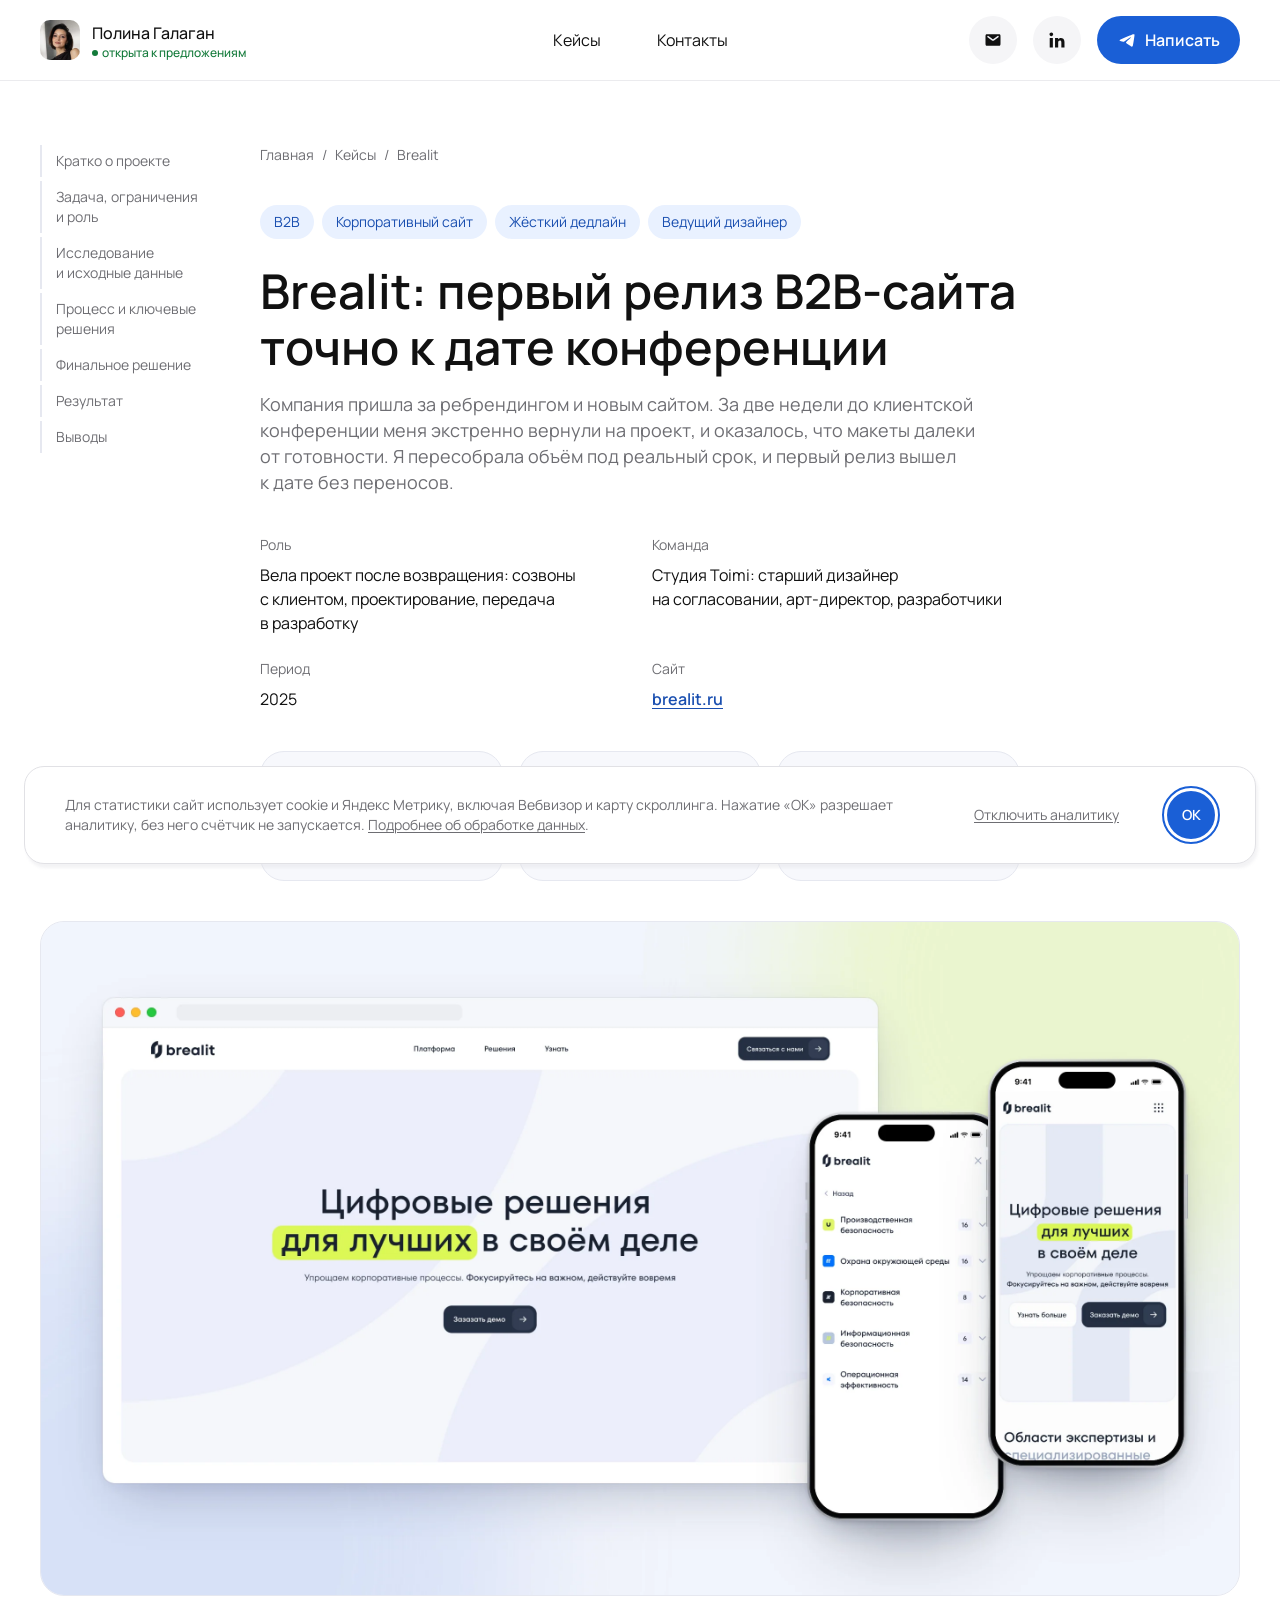
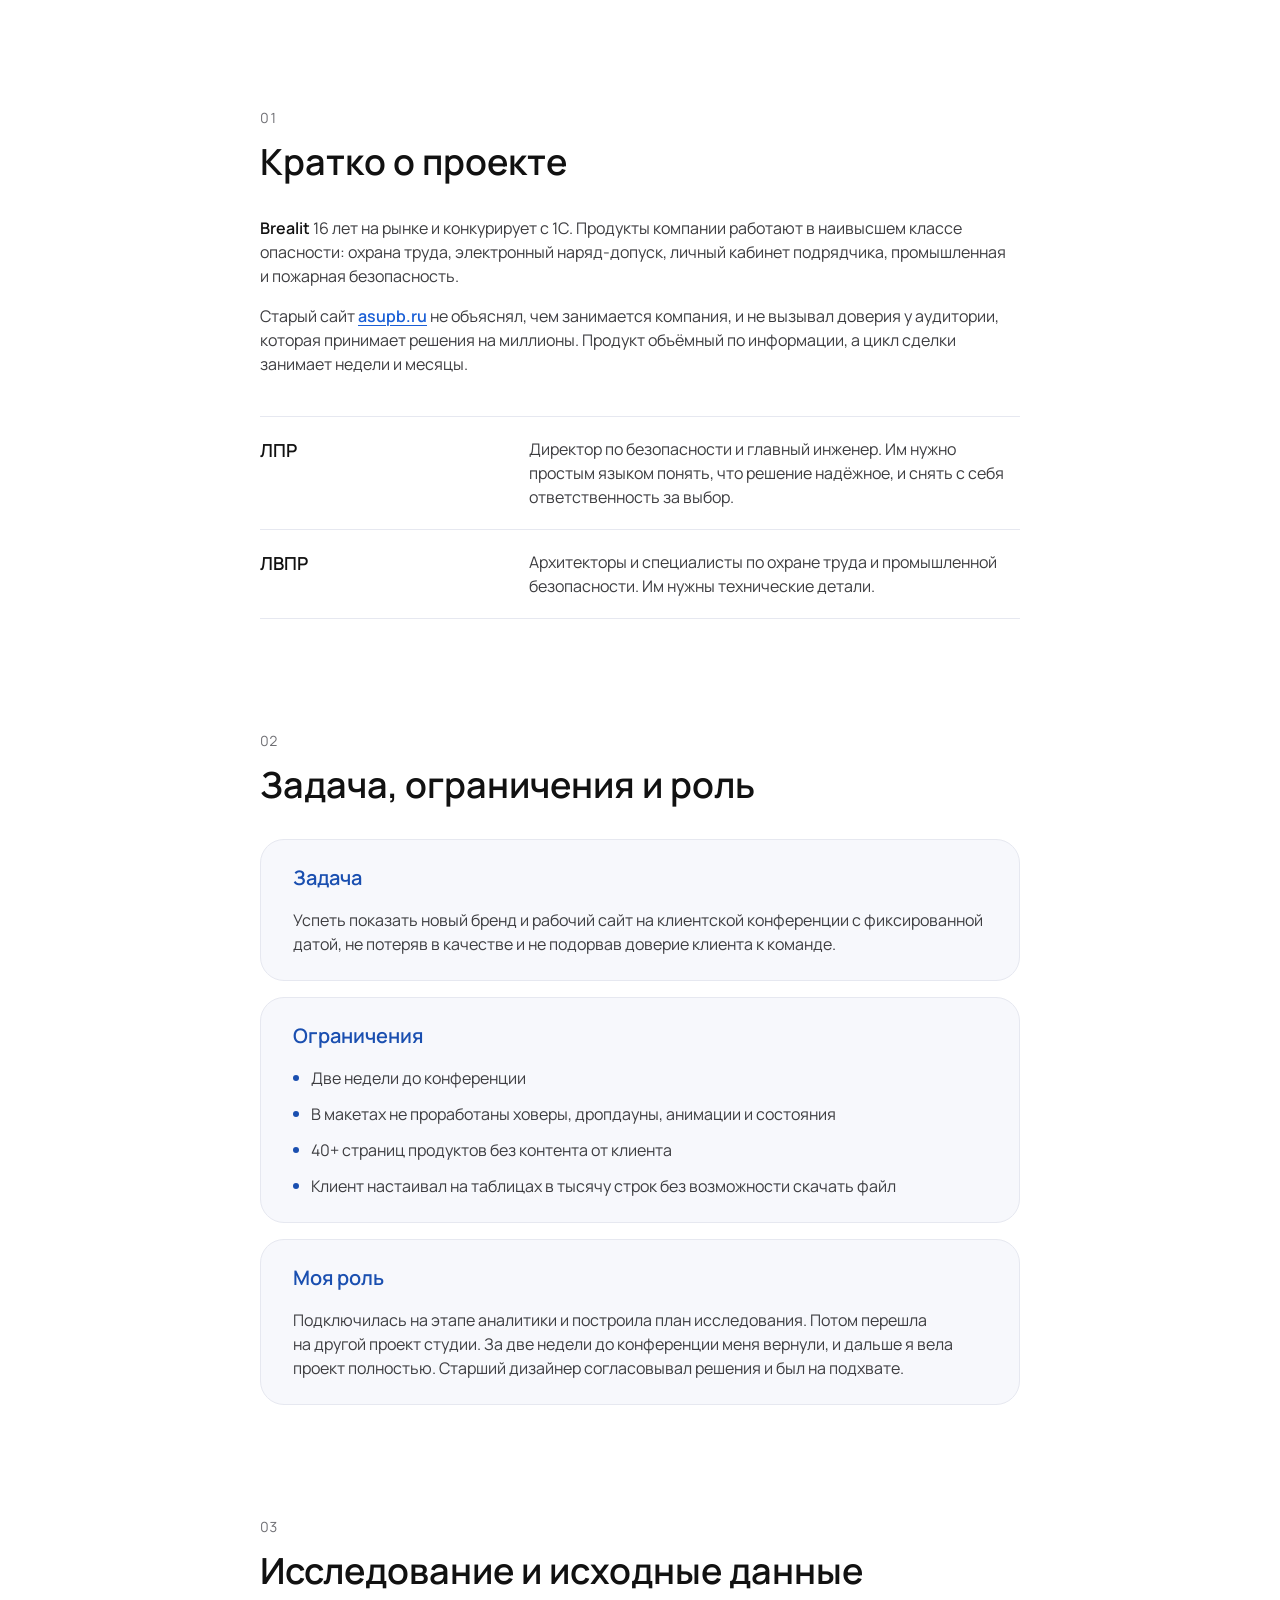
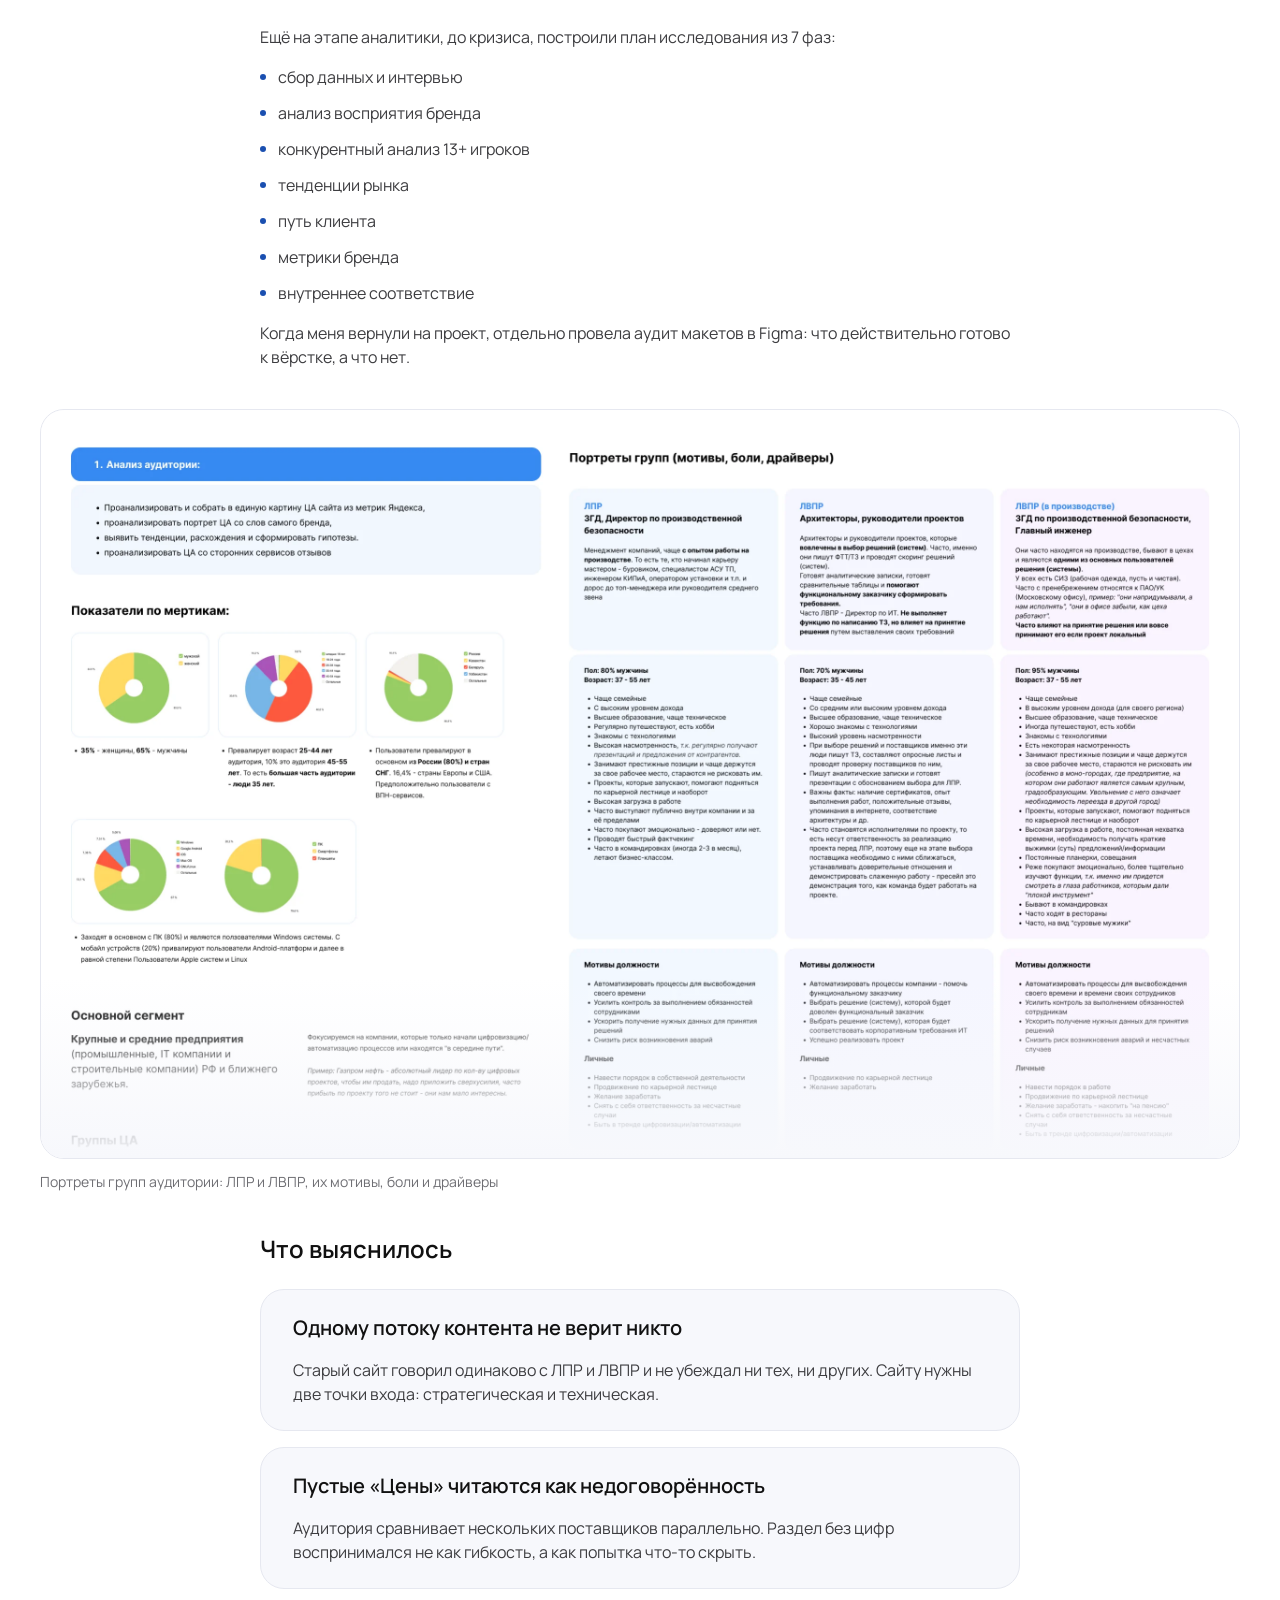
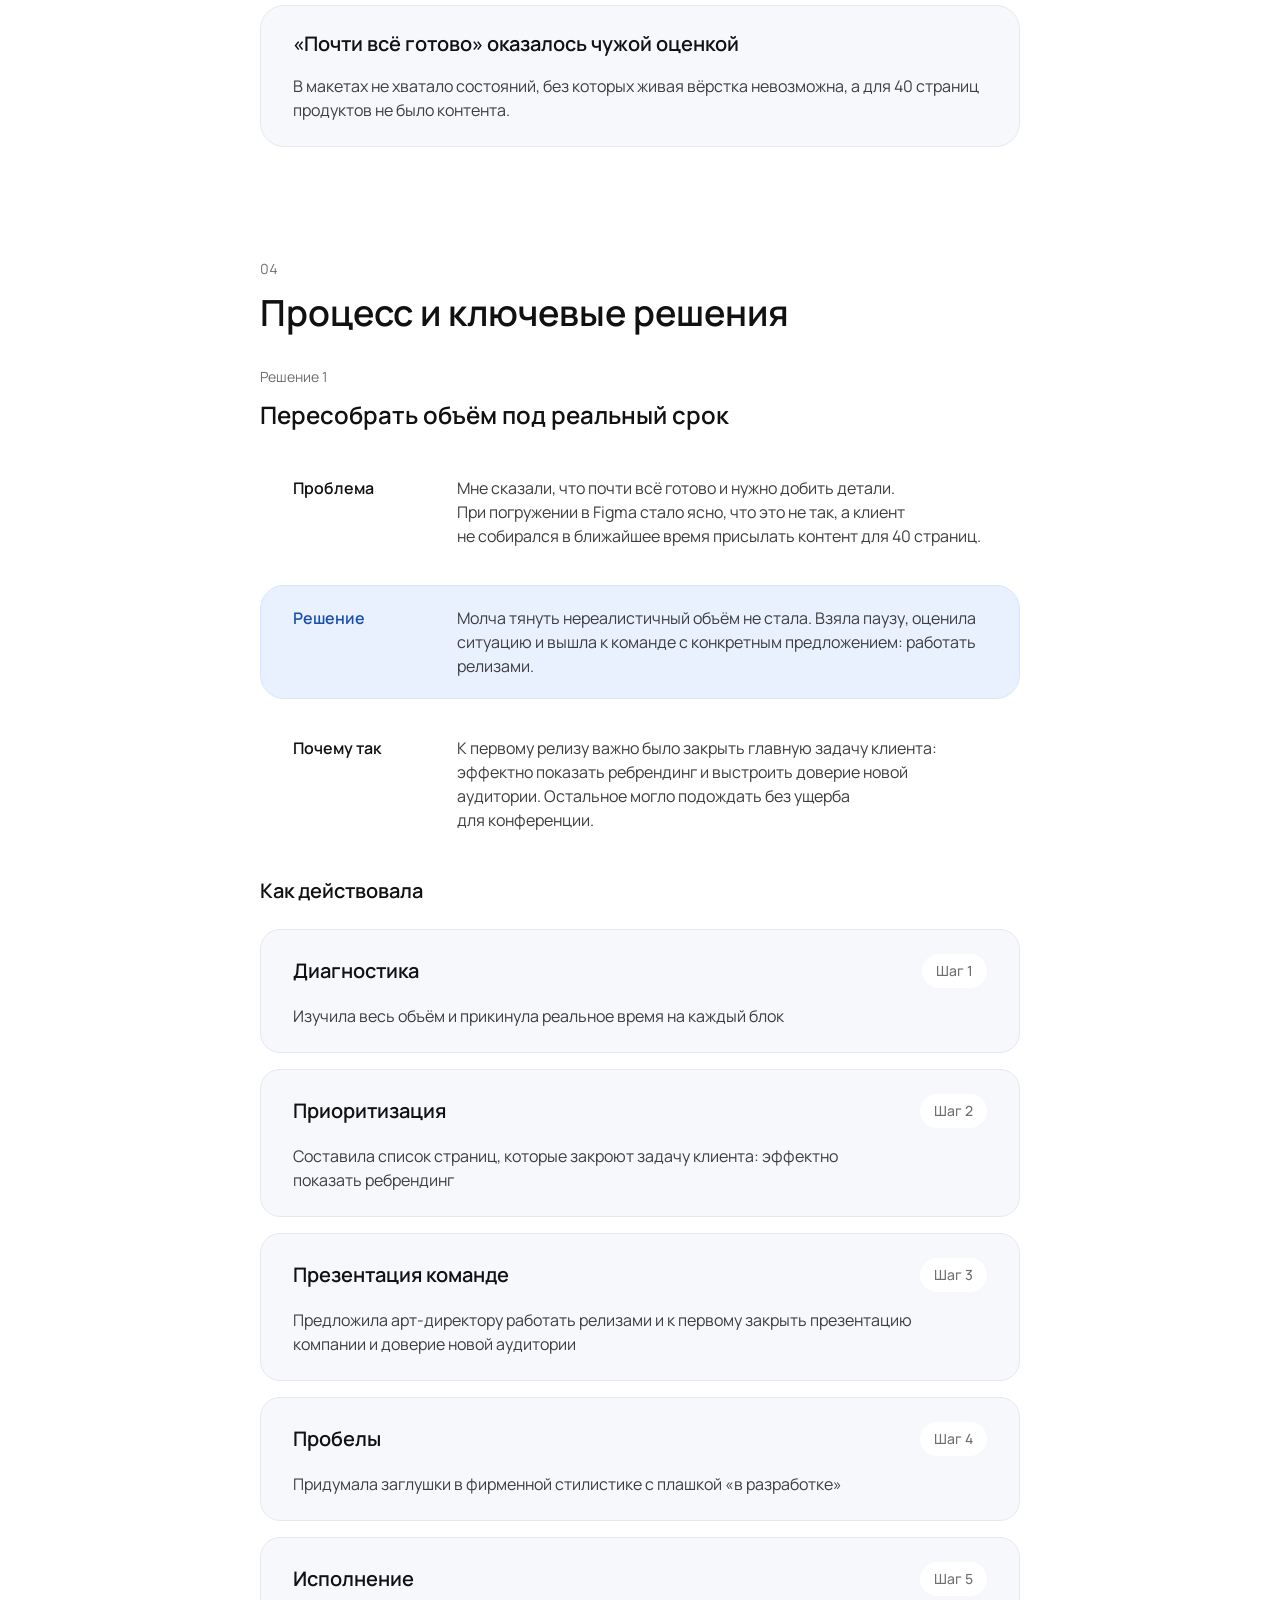
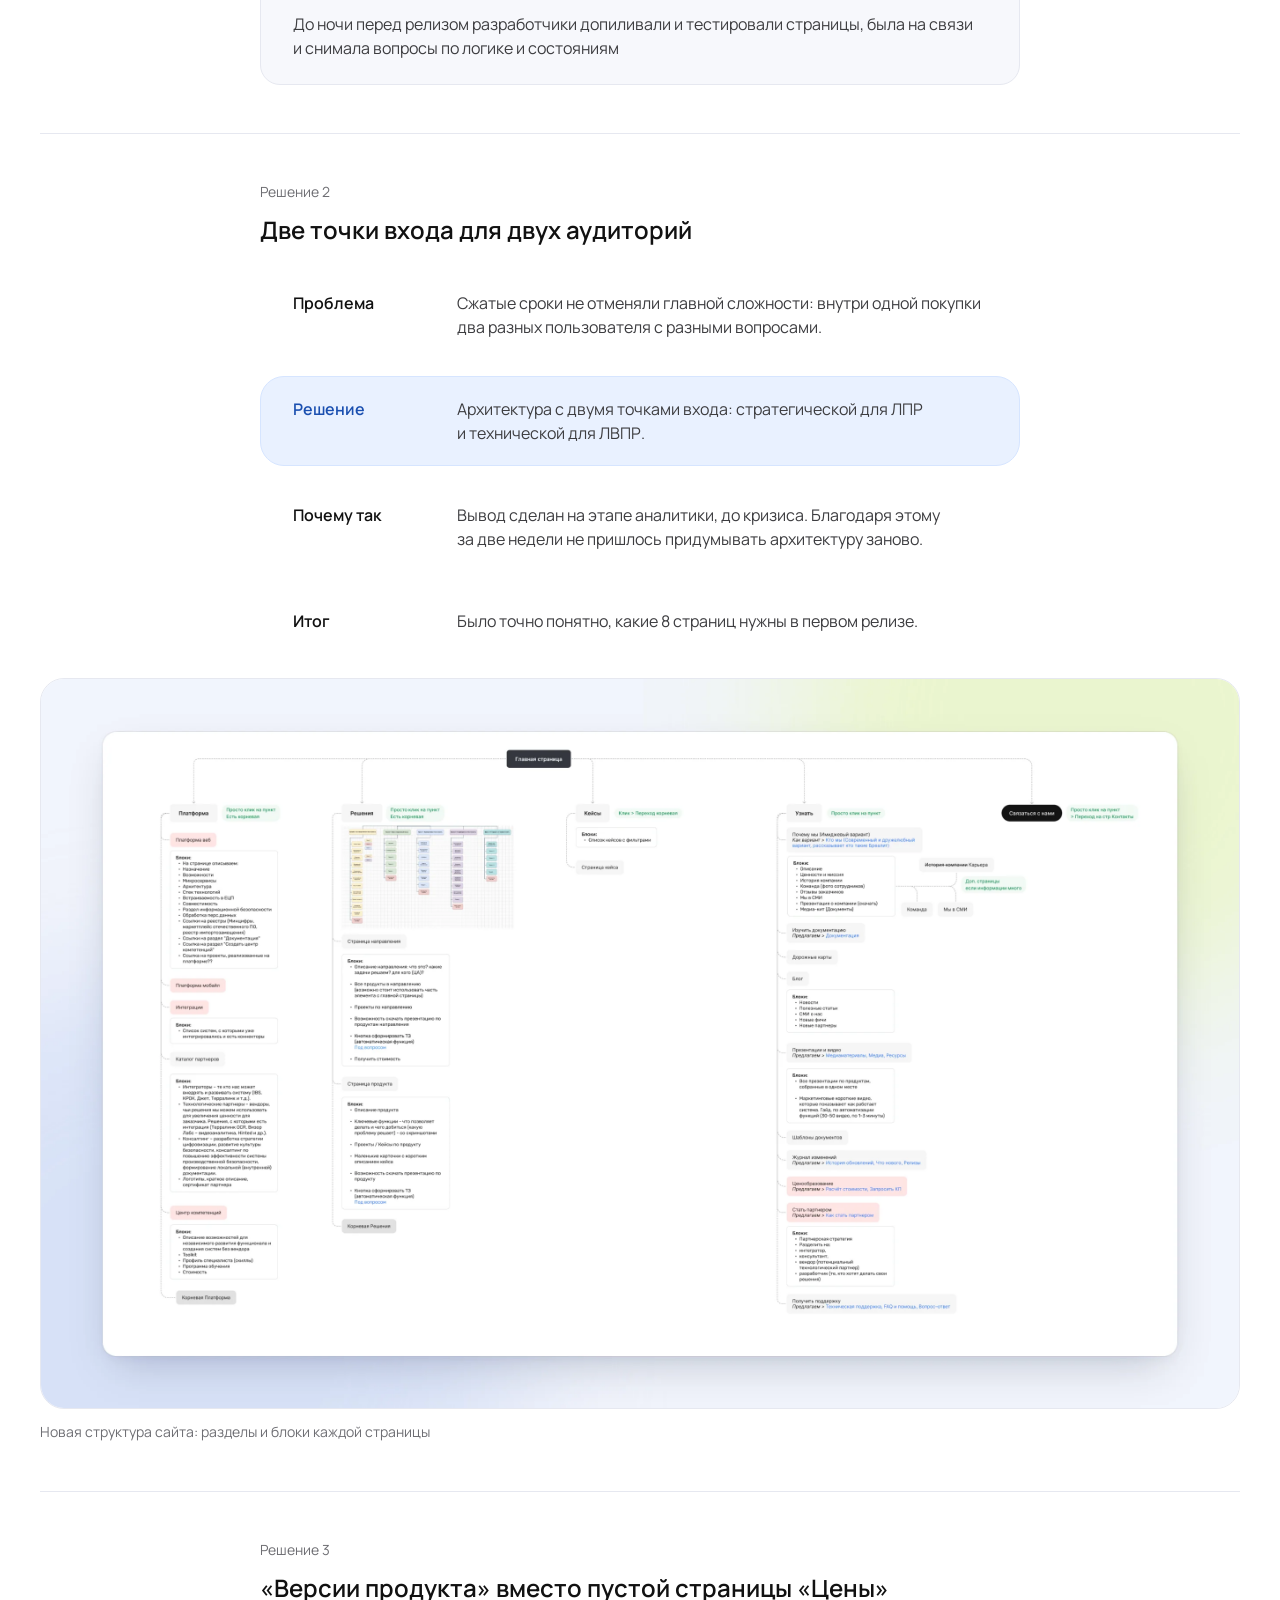
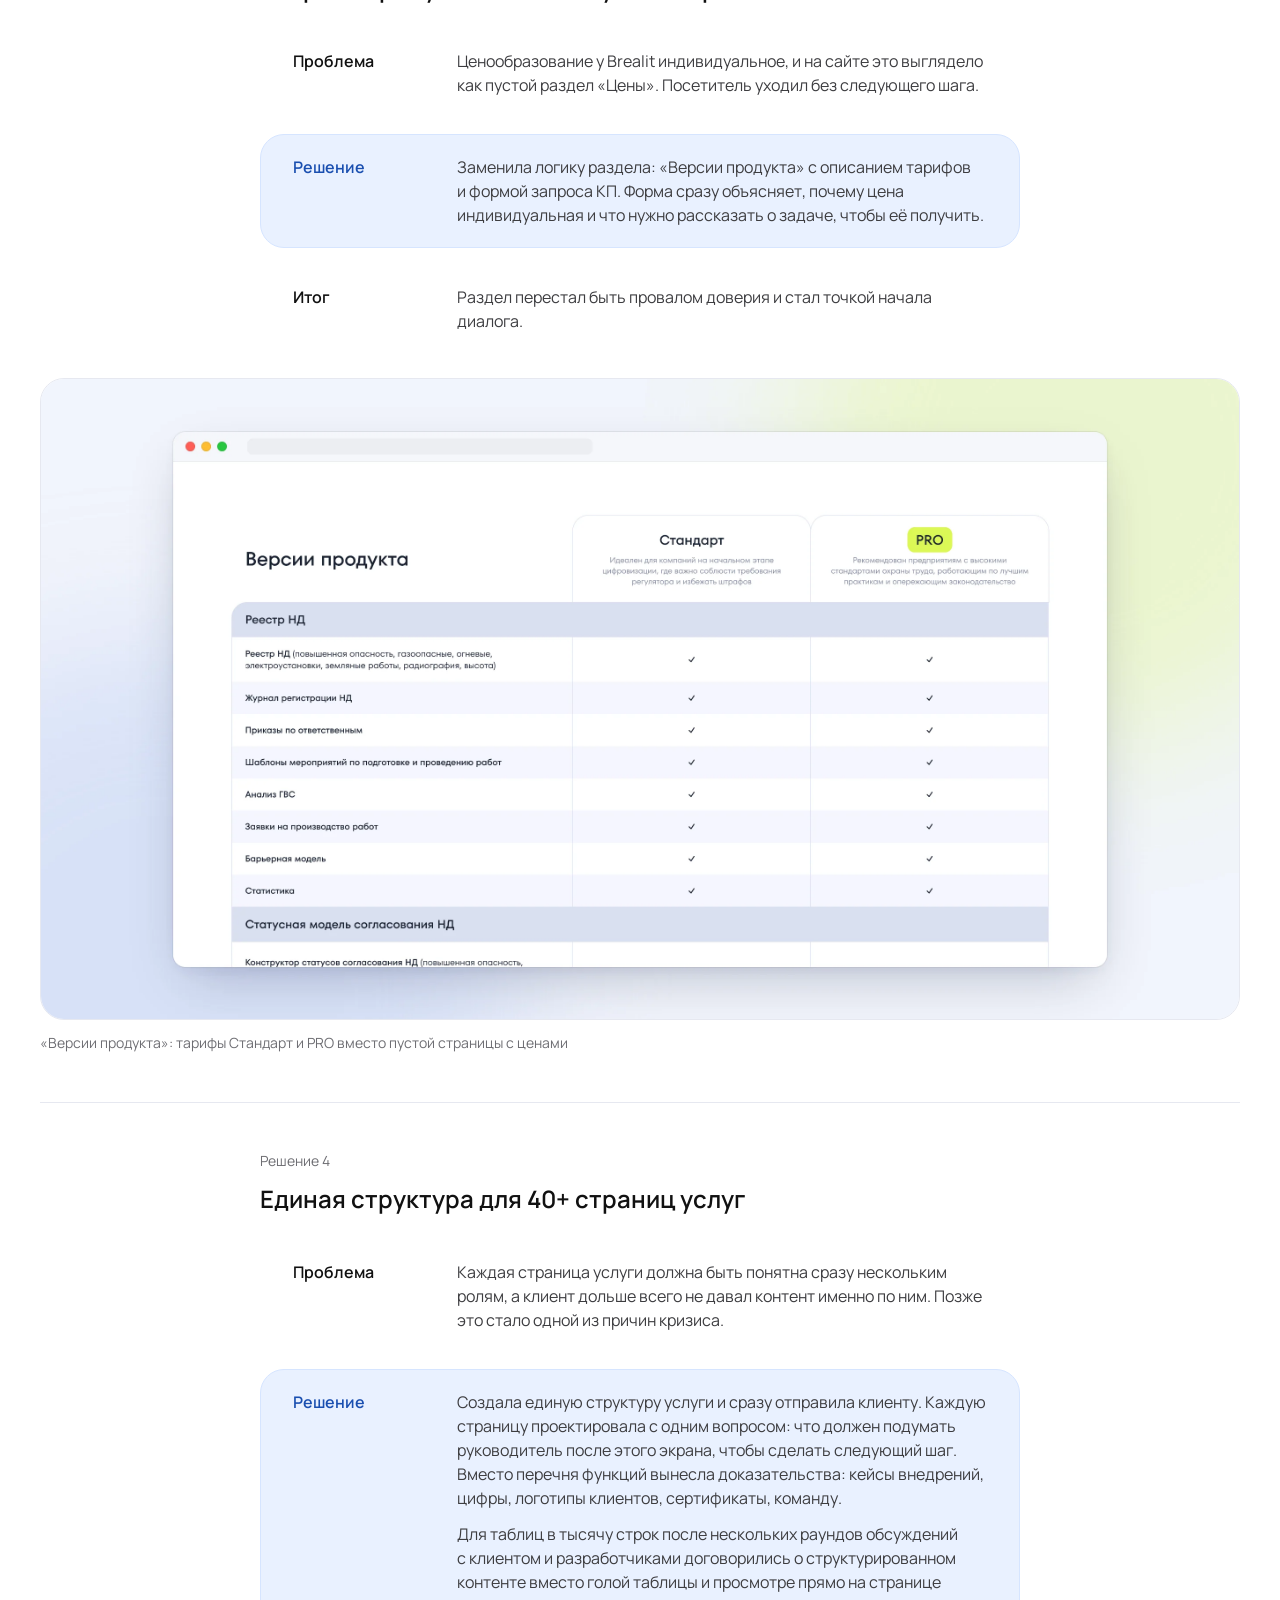
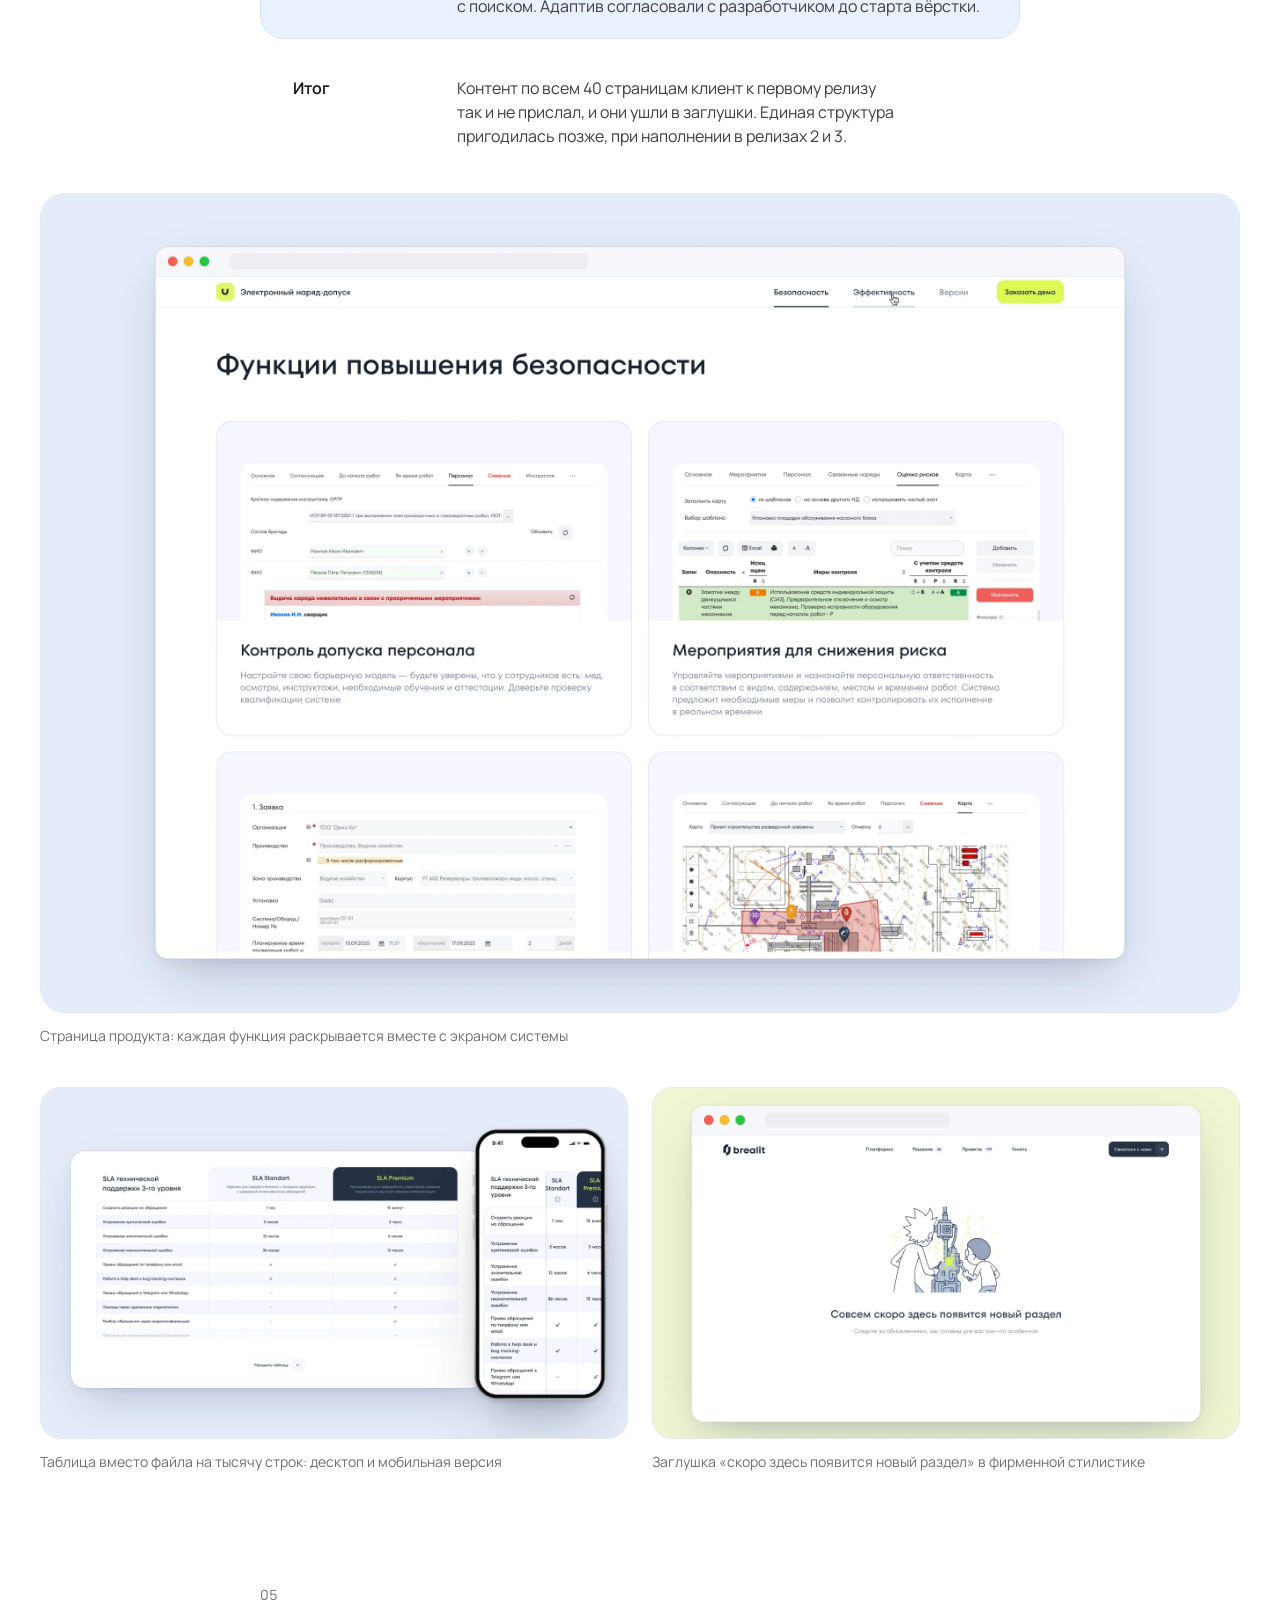
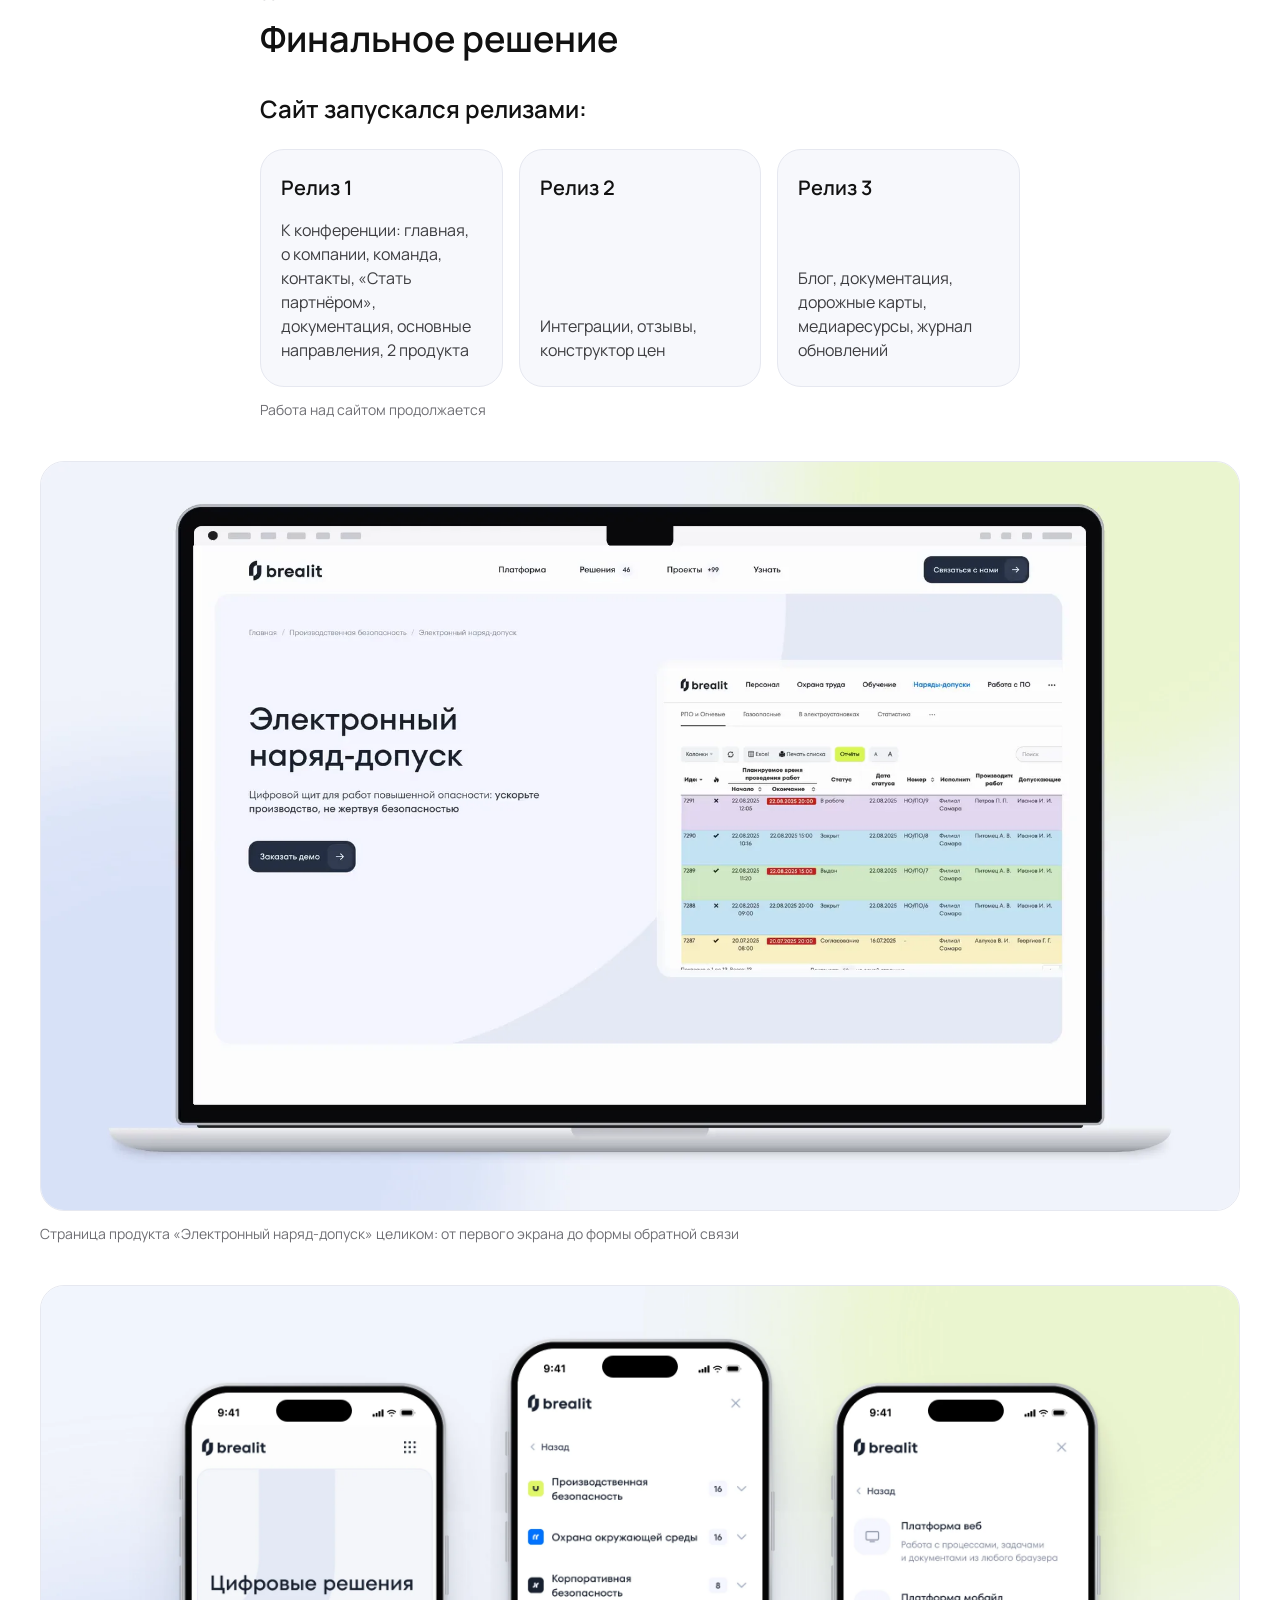
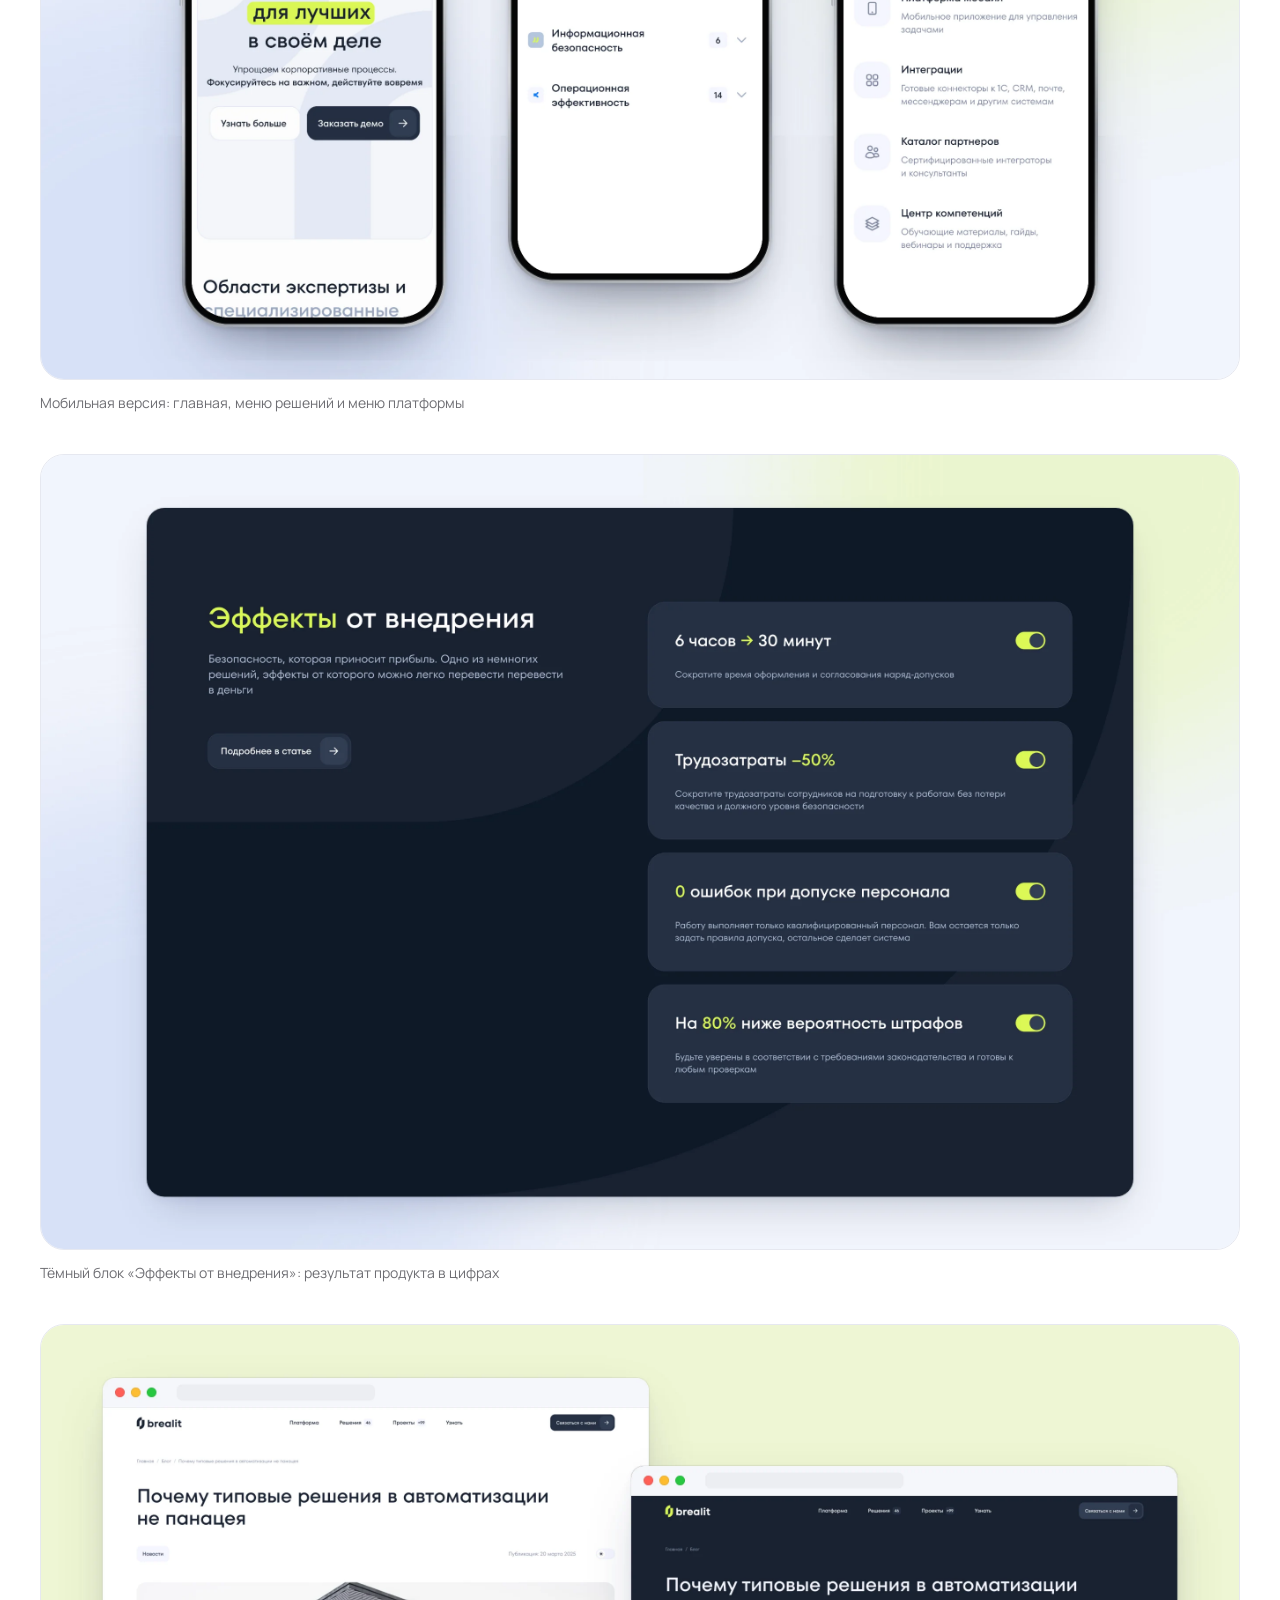
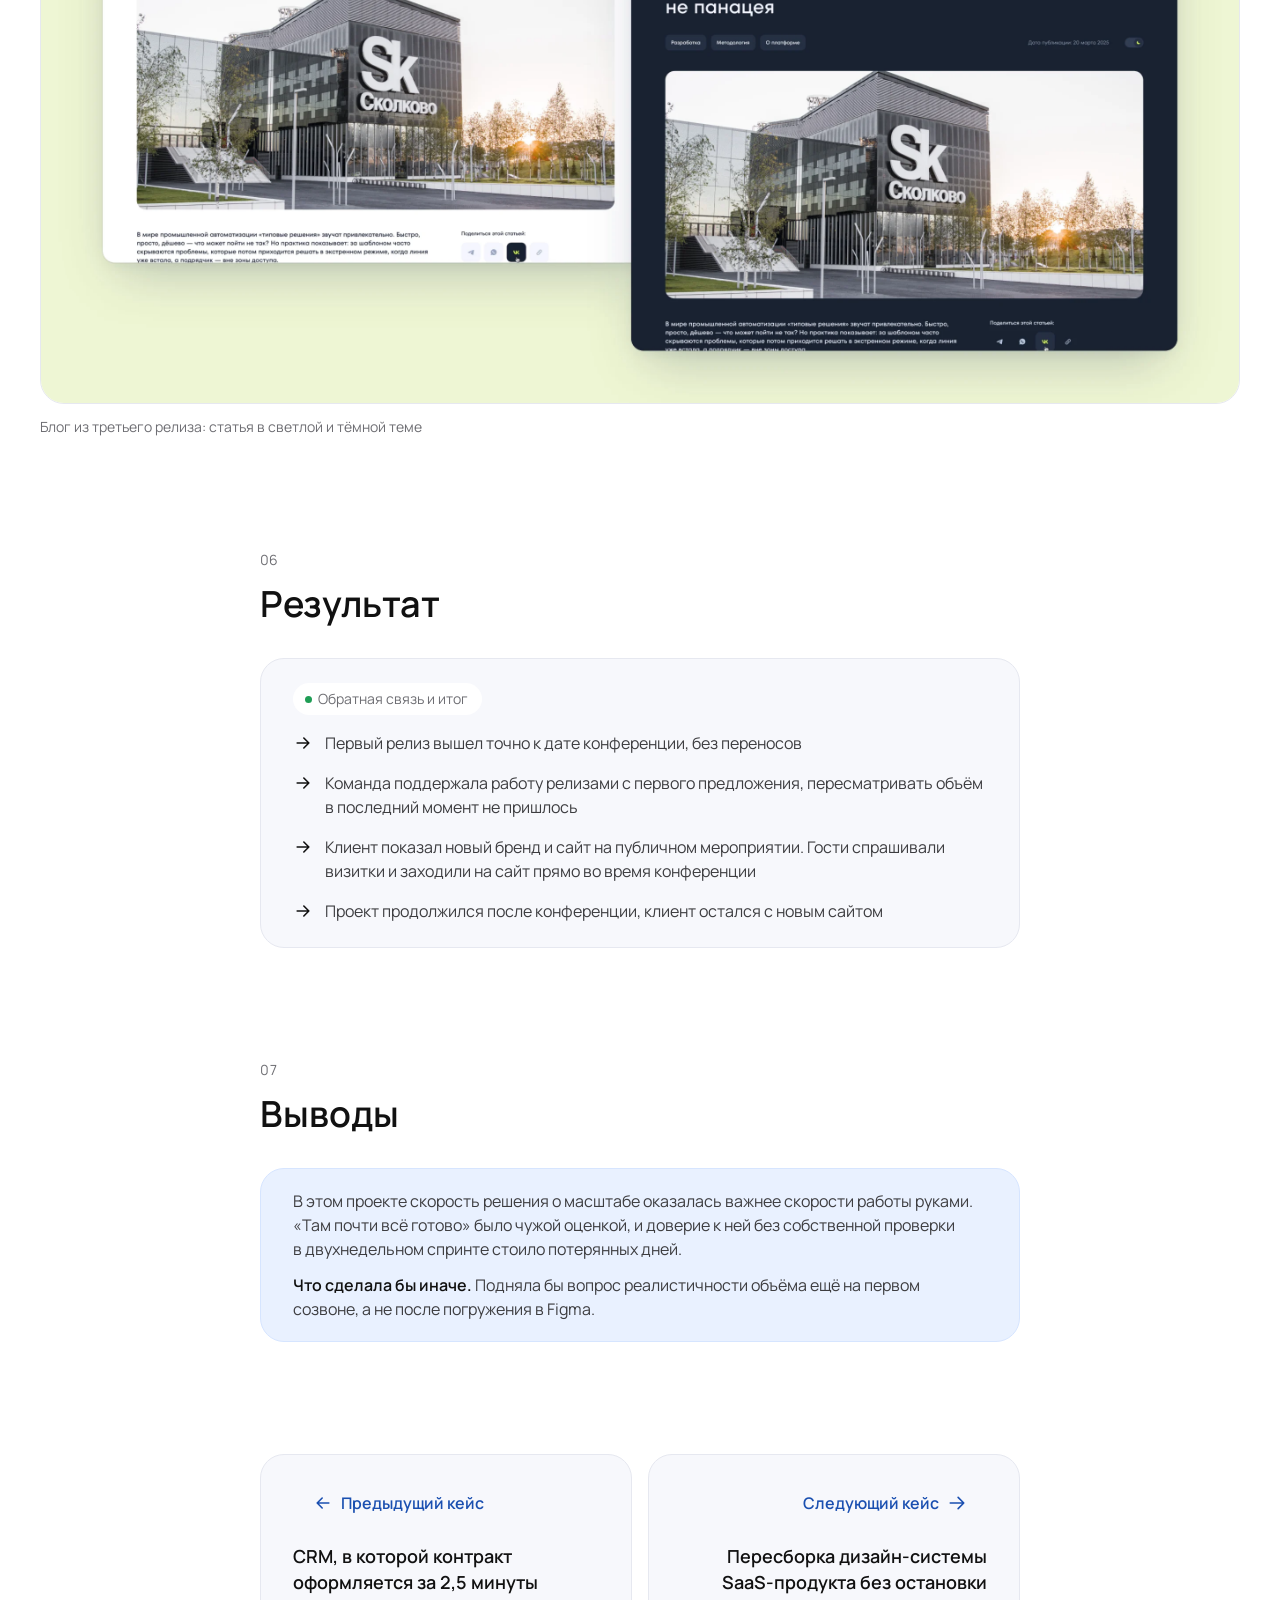
<file: brealit.html>
<!doctype html>
<html lang="ru">
<head>
  <meta charset="utf-8">
  <meta name="viewport" content="width=device-width, initial-scale=1, viewport-fit=cover">
  <title>Brealit: первый релиз B2B-сайта к конференции · Полина Галаган</title>
  <meta name="description" content="Кейс: редизайн корпоративного B2B-сайта в сфере промышленной безопасности. Пересборка объёма за две недели и релиз точно к дате конференции.">
  <meta name="theme-color" content="#FFFFFF">
  <meta name="color-scheme" content="light">
  <link rel="canonical" href="https://polinavision.site/brealit.html">
  <meta property="og:type" content="website">
  <meta property="og:locale" content="ru_RU">
  <meta property="og:site_name" content="Полина Галаган, продуктовый дизайнер">
  <meta property="og:title" content="Brealit: первый релиз B2B-сайта к конференции · Полина Галаган">
  <meta property="og:description" content="Кейс: редизайн корпоративного B2B-сайта в сфере промышленной безопасности. Пересборка объёма за две недели и релиз точно к дате конференции.">
  <meta property="og:url" content="https://polinavision.site/brealit.html">
  <meta property="og:image" content="https://polinavision.site/og-image.png?v=2">
  <meta property="og:image:width" content="2400">
  <meta property="og:image:height" content="1260">
  <meta name="twitter:card" content="summary_large_image">
  <link rel="icon" href="favicon-32.png" sizes="32x32" type="image/png">
  <link rel="apple-touch-icon" href="apple-touch-icon.png">
  <link rel="preload" href="fonts/manrope-cyrillic-400-normal.woff2" as="font" type="font/woff2" crossorigin>
  <link rel="preload" href="fonts/manrope-cyrillic-600-normal.woff2" as="font" type="font/woff2" crossorigin>
  <link rel="stylesheet" href="styles.css?v=54e909f2">
</head>
<body>
  <a class="skip-link" href="#main">Перейти к&nbsp;содержимому</a>
  <header class="site-header">
    <div class="container site-header__inner">
      <a class="logo" href="index.html" aria-label="Полина Галаган, на главную">
        <img class="logo__photo" src="assets/photo/avatar.webp?v=a31eb406" alt="" width="40" height="40">
        <span class="logo__text"><span class="logo__name">Полина Галаган</span><span class="logo__status">открыта к&nbsp;предложениям</span></span>
      </a>
      <nav class="nav" aria-label="Основная навигация">
        <ul class="nav__links" id="nav-links" data-open="false">
          <li><a href="index.html#work" aria-current="true">Кейсы</a></li>
          <li><a href="#contact">Контакты</a></li>
          <li class="nav__mobile-actions">
            <a class="btn btn--primary nav__mobile-cta" href="https://t.me/polinavision" target="_blank" rel="noopener"><svg width="20" height="20" viewBox="0 0 20 20" fill="none" aria-hidden="true"><path d="M3.53158 9.54974C7.55658 7.78308 10.2399 6.62474 11.5899 6.05808C15.4233 4.44974 16.2233 4.17474 16.7399 4.16641C16.8566 4.16641 17.1066 4.19141 17.2733 4.32474C17.4149 4.44141 17.4483 4.59141 17.4733 4.69974C17.4899 4.80807 17.5149 5.05808 17.4983 5.24974C17.2899 7.44974 16.3899 12.7747 15.9316 15.2331C15.7399 16.2747 15.3566 16.6247 14.9899 16.6581C14.1899 16.7331 13.5816 16.1247 12.7982 15.6164C11.5816 14.8164 10.8983 14.3164 9.71493 13.5331C8.34826 12.6331 9.23158 12.1331 10.0149 11.3247C10.2149 11.1164 13.7566 7.88308 13.8233 7.58308C13.8316 7.54974 13.8399 7.40807 13.7566 7.3414C13.6733 7.2664 13.5566 7.2914 13.4733 7.3164C13.3483 7.3414 11.4066 8.63307 7.64825 11.1914C7.09825 11.5747 6.59826 11.7581 6.14826 11.7497C5.6566 11.7414 4.70658 11.4664 3.99825 11.2414C3.13158 10.9581 2.44827 10.8081 2.5066 10.3247C2.53993 10.0747 2.88158 9.81641 3.53158 9.55807V9.54974Z" fill="currentColor"/></svg>Написать<span class="visually-hidden"> (откроется в&nbsp;новой вкладке)</span></a>
            <a class="icon-btn nav__mobile-icon" href="mailto:polinavision88@gmail.com" aria-label="Написать на почту polinavision88@gmail.com"><svg width="20" height="20" viewBox="0 0 20 20" fill="none" aria-hidden="true"><path d="M2.5 6.8335V13.1668C2.5 14.1003 2.5 14.5667 2.68166 14.9232C2.84144 15.2368 3.09623 15.4921 3.40983 15.6519C3.766 15.8333 4.23249 15.8333 5.16409 15.8333H14.8359C15.7675 15.8333 16.2333 15.8333 16.5895 15.6519C16.9031 15.4921 17.1587 15.2368 17.3185 14.9232C17.5 14.5671 17.5 14.1012 17.5 13.1696V6.83076C17.5 5.89916 17.5 5.43267 17.3185 5.0765C17.1587 4.76289 16.9031 4.50811 16.5895 4.34832C16.233 4.16667 15.7669 4.16667 14.8335 4.16667H5.16683C4.23341 4.16667 3.76635 4.16667 3.40983 4.34832C3.09623 4.50811 2.84144 4.76289 2.68166 5.0765C2.5 5.43302 2.5 5.90008 2.5 6.8335Z" fill="currentColor"/><path d="M5 6.66667L8.73837 9.39729L8.73973 9.39841C9.19184 9.72865 9.41803 9.89386 9.66577 9.95769C9.88475 10.0141 10.1149 10.0141 10.3339 9.95769C10.5819 9.89381 10.8087 9.72811 11.2616 9.3973L15 6.66667" stroke="#EDEEF3" stroke-width="1.5" stroke-linecap="round" stroke-linejoin="round"/></svg></a>
            <a class="icon-btn nav__mobile-icon" href="https://www.linkedin.com/in/polina-galagan/" target="_blank" rel="noopener" aria-label="LinkedIn (откроется в новой вкладке)"><svg width="20" height="20" viewBox="0 0 20 20" fill="none" aria-hidden="true"><path d="M5.86723 17.5006H2.7089V8.02557H5.86723V17.5006ZM6.1839 4.34224C6.1839 3.34224 5.39224 2.5339 4.39224 2.50057C3.37557 2.47557 2.52557 3.27557 2.50057 4.29223C2.47557 5.3089 3.27556 6.1589 4.29223 6.1839C5.32556 6.19223 6.16723 5.37558 6.1839 4.34224ZM17.4589 11.7756C17.4589 8.82557 15.5506 7.92557 13.9256 7.92557C12.7839 7.89223 11.7089 8.45057 11.0839 9.40057V8.0339H8.0339V17.5089H11.1922V12.5922V12.4339C11.1256 11.4256 11.8922 10.5506 12.9006 10.4839C13.7256 10.4839 14.3506 11.0172 14.3506 12.5172V17.5089H17.5089L17.4672 11.7839L17.4589 11.7756Z" fill="currentColor"/></svg></a>
          </li>
        </ul>
        <div class="nav__actions">
          <a class="icon-btn" href="mailto:polinavision88@gmail.com" aria-label="Написать на почту polinavision88@gmail.com" title="polinavision88@gmail.com"><svg width="20" height="20" viewBox="0 0 20 20" fill="none" aria-hidden="true"><path d="M2.5 6.8335V13.1668C2.5 14.1003 2.5 14.5667 2.68166 14.9232C2.84144 15.2368 3.09623 15.4921 3.40983 15.6519C3.766 15.8333 4.23249 15.8333 5.16409 15.8333H14.8359C15.7675 15.8333 16.2333 15.8333 16.5895 15.6519C16.9031 15.4921 17.1587 15.2368 17.3185 14.9232C17.5 14.5671 17.5 14.1012 17.5 13.1696V6.83076C17.5 5.89916 17.5 5.43267 17.3185 5.0765C17.1587 4.76289 16.9031 4.50811 16.5895 4.34832C16.233 4.16667 15.7669 4.16667 14.8335 4.16667H5.16683C4.23341 4.16667 3.76635 4.16667 3.40983 4.34832C3.09623 4.50811 2.84144 4.76289 2.68166 5.0765C2.5 5.43302 2.5 5.90008 2.5 6.8335Z" fill="currentColor"/><path d="M5 6.66667L8.73837 9.39729L8.73973 9.39841C9.19184 9.72865 9.41803 9.89386 9.66577 9.95769C9.88475 10.0141 10.1149 10.0141 10.3339 9.95769C10.5819 9.89381 10.8087 9.72811 11.2616 9.3973L15 6.66667" stroke="#EDEEF3" stroke-width="1.5" stroke-linecap="round" stroke-linejoin="round"/></svg></a>
          <a class="icon-btn" href="https://www.linkedin.com/in/polina-galagan/" target="_blank" rel="noopener" aria-label="LinkedIn (откроется в новой вкладке)" title="LinkedIn"><svg width="20" height="20" viewBox="0 0 20 20" fill="none" aria-hidden="true"><path d="M5.86723 17.5006H2.7089V8.02557H5.86723V17.5006ZM6.1839 4.34224C6.1839 3.34224 5.39224 2.5339 4.39224 2.50057C3.37557 2.47557 2.52557 3.27557 2.50057 4.29223C2.47557 5.3089 3.27556 6.1589 4.29223 6.1839C5.32556 6.19223 6.16723 5.37558 6.1839 4.34224ZM17.4589 11.7756C17.4589 8.82557 15.5506 7.92557 13.9256 7.92557C12.7839 7.89223 11.7089 8.45057 11.0839 9.40057V8.0339H8.0339V17.5089H11.1922V12.5922V12.4339C11.1256 11.4256 11.8922 10.5506 12.9006 10.4839C13.7256 10.4839 14.3506 11.0172 14.3506 12.5172V17.5089H17.5089L17.4672 11.7839L17.4589 11.7756Z" fill="currentColor"/></svg></a>
          <a class="btn btn--primary" href="https://t.me/polinavision" target="_blank" rel="noopener"><svg width="20" height="20" viewBox="0 0 20 20" fill="none" aria-hidden="true"><path d="M3.53158 9.54974C7.55658 7.78308 10.2399 6.62474 11.5899 6.05808C15.4233 4.44974 16.2233 4.17474 16.7399 4.16641C16.8566 4.16641 17.1066 4.19141 17.2733 4.32474C17.4149 4.44141 17.4483 4.59141 17.4733 4.69974C17.4899 4.80807 17.5149 5.05808 17.4983 5.24974C17.2899 7.44974 16.3899 12.7747 15.9316 15.2331C15.7399 16.2747 15.3566 16.6247 14.9899 16.6581C14.1899 16.7331 13.5816 16.1247 12.7982 15.6164C11.5816 14.8164 10.8983 14.3164 9.71493 13.5331C8.34826 12.6331 9.23158 12.1331 10.0149 11.3247C10.2149 11.1164 13.7566 7.88308 13.8233 7.58308C13.8316 7.54974 13.8399 7.40807 13.7566 7.3414C13.6733 7.2664 13.5566 7.2914 13.4733 7.3164C13.3483 7.3414 11.4066 8.63307 7.64825 11.1914C7.09825 11.5747 6.59826 11.7581 6.14826 11.7497C5.6566 11.7414 4.70658 11.4664 3.99825 11.2414C3.13158 10.9581 2.44827 10.8081 2.5066 10.3247C2.53993 10.0747 2.88158 9.81641 3.53158 9.55807V9.54974Z" fill="currentColor"/></svg>Написать<span class="visually-hidden"> (откроется в&nbsp;новой вкладке)</span></a>
        </div>
        <button class="nav-toggle" id="nav-toggle" type="button" aria-expanded="false" aria-controls="nav-links" aria-label="Открыть меню">
          <svg class="icon-open" viewBox="0 0 24 24" fill="none" stroke="currentColor" stroke-width="1.8" stroke-linecap="round" aria-hidden="true"><path d="M4 8h16M4 16h16"/></svg>
          <svg class="icon-close" viewBox="0 0 24 24" fill="none" stroke="currentColor" stroke-width="1.8" stroke-linecap="round" aria-hidden="true"><path d="M6 6l12 12M18 6 6 18"/></svg>
        </button>
      </nav>
    </div>
  </header>
  <main id="main" class="case-page">
  <nav class="case-toc" aria-label="Оглавление кейса">
    <ol><li><a href="#s1">Кратко о&nbsp;проекте</a></li><li><a href="#s2">Задача, ограничения и&nbsp;роль</a></li><li><a href="#s3">Исследование и&nbsp;исходные данные</a></li><li><a href="#s4">Процесс и&nbsp;ключевые решения</a></li><li><a href="#s5">Финальное решение</a></li><li><a href="#s6">Результат</a></li><li><a href="#s7">Выводы</a></li></ol>
  </nav>
    <section class="case-hero" aria-labelledby="case-title">
      <nav class="breadcrumbs" aria-label="Хлебные крошки">
        <ol>
          <li><a href="index.html">Главная</a></li>
          <li><a href="index.html#work">Кейсы</a></li>
          <li aria-current="page">Brealit</li>
        </ol>
      </nav>
      <div class="case-hero__inner">
        <ul class="tags" aria-label="Теги проекта"><li class="tag tag--blue">B2B</li><li class="tag tag--blue">Корпоративный сайт</li><li class="tag tag--blue">Жёсткий дедлайн</li><li class="tag tag--blue">Ведущий дизайнер</li></ul>
        <div class="case-hero__text">
          <h1 id="case-title">Brealit: первый релиз <span class="nowrap">B2B-сайта</span> точно к&nbsp;дате конференции</h1>
          <p class="case-hero__lead">Компания пришла за&nbsp;ребрендингом и&nbsp;новым сайтом. За&nbsp;две недели до&nbsp;клиентской конференции меня экстренно вернули на&nbsp;проект, и&nbsp;оказалось, что&nbsp;макеты далеки от&nbsp;готовности. Я&nbsp;пересобрала объём под&nbsp;реальный срок, и&nbsp;первый релиз вышел к&nbsp;дате без&nbsp;переносов.</p>
        </div>
      </div>
      <dl class="meta-grid"><div><dt>Роль</dt><dd>Вела проект после возвращения: созвоны с&nbsp;клиентом, проектирование, передача в&nbsp;разработку</dd></div><div><dt>Команда</dt><dd>Студия Toimi: старший дизайнер на&nbsp;согласовании, <span class="nowrap">арт-директор</span>, разработчики</dd></div><div><dt>Период</dt><dd>2025</dd></div><div><dt>Сайт</dt><dd><a class="site-link" href="https://brealit.ru" target="_blank" rel="noopener">brealit.ru<span class="visually-hidden"> (откроется в&nbsp;новой вкладке)</span></a></dd></div></dl>
      <div class="highlights" aria-label="Ключевые цифры"><div class="highlight"><span class="highlight__value">13+</span><span class="highlight__text">конкурентов в&nbsp;анализе</span></div><div class="highlight"><span class="highlight__value">7&nbsp;фаз</span><span class="highlight__text">в&nbsp;плане исследования</span></div><div class="highlight"><span class="highlight__value">3&nbsp;релиза</span><span class="highlight__text">вместо одного нереалистичного запуска</span></div></div>
      <div class="case-cover">
        <div class="media media--img media--crop" style="aspect-ratio:1360/765"><img src="assets/brealit/cover.webp?v=d35cb3f2" alt="Brealit: первый экран главной страницы, релиз 1" fetchpriority="high" decoding="async" width="2720" height="1530"></div>
      </div>
    </section>
    <section class="case-section" aria-labelledby="s1">
      <div class="case-section__head">
        <span class="case-section__num">01</span>
        <h2 id="s1">Кратко о&nbsp;проекте</h2>
      </div>
      <div class="case-section__body">
          <div class="prose">
            <p><strong>Brealit</strong> 16&nbsp;лет на&nbsp;рынке и&nbsp;конкурирует с&nbsp;1С. Продукты компании работают в&nbsp;наивысшем классе опасности: охрана труда, электронный <span class="nowrap">наряд-допуск</span>, личный кабинет подрядчика, промышленная и&nbsp;пожарная безопасность.</p>
            <p>Старый сайт <a class="text-link--underline" href="https://asupb.ru/" target="_blank" rel="noopener">asupb.ru<span class="visually-hidden"> (откроется в&nbsp;новой вкладке)</span></a> не&nbsp;объяснял, чем&nbsp;занимается компания, и&nbsp;не&nbsp;вызывал доверия у&nbsp;аудитории, которая принимает решения на&nbsp;миллионы. Продукт объёмный по&nbsp;информации, а&nbsp;цикл сделки занимает недели и&nbsp;месяцы.</p>
          </div>
          <dl class="def-list"><div class="def-list__row"><dt>ЛПР</dt><dd>Директор по&nbsp;безопасности и&nbsp;главный инженер. Им&nbsp;нужно простым языком понять, что&nbsp;решение надёжное, и&nbsp;снять с&nbsp;себя ответственность за&nbsp;выбор.</dd></div><div class="def-list__row"><dt>ЛВПР</dt><dd>Архитекторы и&nbsp;специалисты по&nbsp;охране труда и&nbsp;промышленной безопасности. Им&nbsp;нужны технические детали.</dd></div></dl>
      </div>
    </section>
    <section class="case-section" aria-labelledby="s2">
      <div class="case-section__head">
        <span class="case-section__num">02</span>
        <h2 id="s2">Задача, ограничения и&nbsp;роль</h2>
      </div>
      <div class="case-section__body">
        <div class="trio"><div class="trio__item"><h3>Задача</h3><p>Успеть показать новый бренд и&nbsp;рабочий сайт на&nbsp;клиентской конференции с&nbsp;фиксированной датой, не&nbsp;потеряв в&nbsp;качестве и&nbsp;не&nbsp;подорвав доверие клиента к&nbsp;команде.</p></div><div class="trio__item"><h3>Ограничения</h3><ul><li>Две недели до&nbsp;конференции</li><li>В&nbsp;макетах не&nbsp;проработаны ховеры, дропдауны, анимации и&nbsp;состояния</li><li>40+&nbsp;страниц продуктов без&nbsp;контента от&nbsp;клиента</li><li>Клиент настаивал на&nbsp;таблицах в&nbsp;тысячу строк без&nbsp;возможности скачать файл</li></ul></div><div class="trio__item"><h3>Моя роль</h3><p>Подключилась на&nbsp;этапе аналитики и&nbsp;построила план исследования. Потом перешла на&nbsp;другой проект студии. За&nbsp;две недели до&nbsp;конференции меня вернули, и&nbsp;дальше я&nbsp;вела проект полностью. Старший дизайнер согласовывал решения и&nbsp;был на&nbsp;подхвате.</p></div></div>
      </div>
    </section>
    <section class="case-section" aria-labelledby="s3">
      <div class="case-section__head">
        <span class="case-section__num">03</span>
        <h2 id="s3">Исследование и&nbsp;исходные данные</h2>
      </div>
      <div class="case-section__body">
          <div class="prose">
            <p>Ещё&nbsp;на&nbsp;этапе аналитики, до&nbsp;кризиса, построили план исследования из&nbsp;7&nbsp;фаз:</p>
            <ul>
              <li>сбор данных и&nbsp;интервью</li>
              <li>анализ восприятия бренда</li>
              <li>конкурентный анализ 13+&nbsp;игроков</li>
              <li>тенденции рынка</li>
              <li>путь клиента</li>
              <li>метрики бренда</li>
              <li>внутреннее соответствие</li>
            </ul>
            <p>Когда меня вернули на&nbsp;проект, отдельно провела аудит макетов в&nbsp;Figma: что&nbsp;действительно готово к&nbsp;вёрстке, а&nbsp;что&nbsp;нет.</p>
          </div>
          <figure class="figure figure--wide">
            <div class="media media--img media--crop media--fade" style="aspect-ratio:1600/1000"><img src="assets/brealit/audience-portraits.webp?v=a98e3236" alt="Фрагмент исследования: портреты трёх групп аудитории с мотивами и болями" loading="lazy" decoding="async" width="2560" height="1892"></div>
            <figcaption>Портреты групп аудитории: ЛПР и&nbsp;ЛВПР, их&nbsp;мотивы, боли и&nbsp;драйверы</figcaption>
          </figure><div class="insights-block"><h3 class="subhead">Что&nbsp;выяснилось</h3><ul class="insights"><li class="insight"><strong>Одному потоку контента не&nbsp;верит никто</strong><p>Старый сайт говорил одинаково с&nbsp;ЛПР и&nbsp;ЛВПР и&nbsp;не&nbsp;убеждал ни&nbsp;тех, ни&nbsp;других. Сайту нужны две точки входа: стратегическая и&nbsp;техническая.</p></li><li class="insight"><strong>Пустые «Цены» читаются как&nbsp;недоговорённость</strong><p>Аудитория сравнивает нескольких поставщиков параллельно. Раздел без&nbsp;цифр воспринимался не&nbsp;как&nbsp;гибкость, а&nbsp;как&nbsp;попытка <span class="nowrap">что-то</span> скрыть.</p></li><li class="insight"><strong>«Почти всё&nbsp;готово» оказалось чужой оценкой</strong><p>В&nbsp;макетах не&nbsp;хватало состояний, без&nbsp;которых живая вёрстка невозможна, а&nbsp;для&nbsp;40&nbsp;страниц продуктов не&nbsp;было контента.</p></li></ul></div>
      </div>
    </section>
    <section class="case-section" aria-labelledby="s4">
      <div class="case-section__head">
        <span class="case-section__num">04</span>
        <h2 id="s4">Процесс и&nbsp;ключевые решения</h2>
      </div>
      <div class="case-section__body">
          <article class="decision">
            <div class="decision__head">
              <span class="decision__label">Решение 1</span>
              <h3>Пересобрать объём под&nbsp;реальный срок</h3>
            </div>
            <div class="decision__steps">
              <div class="step step--problem">
                <div class="step__label">Проблема</div>
                <div class="step__body">Мне&nbsp;сказали, что&nbsp;почти всё&nbsp;готово и&nbsp;нужно добить детали. При&nbsp;погружении в&nbsp;Figma стало ясно, что&nbsp;это&nbsp;не&nbsp;так, а&nbsp;клиент не&nbsp;собирался в&nbsp;ближайшее время присылать контент для&nbsp;40&nbsp;страниц.</div>
              </div>
              <div class="step step--solution">
                <div class="step__label">Решение</div>
                <div class="step__body">Молча тянуть нереалистичный объём не&nbsp;стала. Взяла паузу, оценила ситуацию и&nbsp;вышла к&nbsp;команде с&nbsp;конкретным предложением: работать релизами.</div>
              </div>
              <div class="step step--why">
                <div class="step__label">Почему так</div>
                <div class="step__body">К&nbsp;первому релизу важно было закрыть главную задачу клиента: эффектно показать ребрендинг и&nbsp;выстроить доверие новой аудитории. Остальное могло подождать без&nbsp;ущерба для&nbsp;конференции.</div>
              </div>
            </div>
            <div class="steps-block">
              <h3 class="steps-block__title">Как&nbsp;действовала</h3>
              <ol class="step-cards">
                <li class="step-card">
                  <div class="step-card__head"><h4>Диагностика</h4><span class="step-card__num">Шаг 1</span></div>
                  <p>Изучила весь объём и&nbsp;прикинула реальное время на&nbsp;каждый блок</p>
                </li>
                <li class="step-card">
                  <div class="step-card__head"><h4>Приоритизация</h4><span class="step-card__num">Шаг 2</span></div>
                  <p>Составила список страниц, которые закроют задачу клиента: эффектно показать ребрендинг</p>
                </li>
                <li class="step-card">
                  <div class="step-card__head"><h4>Презентация команде</h4><span class="step-card__num">Шаг 3</span></div>
                  <p>Предложила <span class="nowrap">арт-директору</span> работать релизами и&nbsp;к&nbsp;первому закрыть презентацию компании и&nbsp;доверие новой аудитории</p>
                </li>
                <li class="step-card">
                  <div class="step-card__head"><h4>Пробелы</h4><span class="step-card__num">Шаг 4</span></div>
                  <p>Придумала заглушки в&nbsp;фирменной стилистике с&nbsp;плашкой «в&nbsp;разработке»</p>
                </li>
                <li class="step-card">
                  <div class="step-card__head"><h4>Исполнение</h4><span class="step-card__num">Шаг 5</span></div>
                  <p>До&nbsp;ночи перед релизом разработчики допиливали и&nbsp;тестировали страницы, была на&nbsp;связи и&nbsp;снимала вопросы по&nbsp;логике и&nbsp;состояниям</p>
                </li>
              </ol>
            </div>
          </article>
          <article class="decision">
            <div class="decision__head">
              <span class="decision__label">Решение 2</span>
              <h3>Две точки входа для&nbsp;двух аудиторий</h3>
            </div>
            <div class="decision__steps">
              <div class="step step--problem">
                <div class="step__label">Проблема</div>
                <div class="step__body">Сжатые сроки не&nbsp;отменяли главной сложности: внутри одной покупки два разных пользователя с&nbsp;разными вопросами.</div>
              </div>
              <div class="step step--solution">
                <div class="step__label">Решение</div>
                <div class="step__body">Архитектура с&nbsp;двумя точками входа: стратегической для&nbsp;ЛПР и&nbsp;технической для&nbsp;ЛВПР.</div>
              </div>
              <div class="step step--why">
                <div class="step__label">Почему так</div>
                <div class="step__body">Вывод сделан на&nbsp;этапе аналитики, до&nbsp;кризиса. Благодаря этому за&nbsp;две недели не&nbsp;пришлось придумывать архитектуру заново.</div>
              </div>
              <div class="step step--result">
                <div class="step__label">Итог</div>
                <div class="step__body">Было точно понятно, какие 8&nbsp;страниц нужны в&nbsp;первом релизе.</div>
              </div>
            </div>
            <figure class="figure figure--wide">
            <div class="media media--img " style="aspect-ratio:2720/1658"><img src="assets/brealit/site-structure.webp?v=9c31e94e" alt="Схема информационной архитектуры нового сайта Brealit" loading="lazy" decoding="async" width="2720" height="1658"></div>
            <figcaption>Новая структура сайта: разделы и&nbsp;блоки каждой страницы</figcaption>
          </figure>
          </article>
          <article class="decision">
            <div class="decision__head">
              <span class="decision__label">Решение 3</span>
              <h3>«Версии продукта» вместо пустой страницы «Цены»</h3>
            </div>
            <div class="decision__steps">
              <div class="step step--problem">
                <div class="step__label">Проблема</div>
                <div class="step__body">Ценообразование у&nbsp;Brealit индивидуальное, и&nbsp;на&nbsp;сайте это&nbsp;выглядело как&nbsp;пустой раздел «Цены». Посетитель уходил без&nbsp;следующего шага.</div>
              </div>
              <div class="step step--solution">
                <div class="step__label">Решение</div>
                <div class="step__body">Заменила логику раздела: «Версии продукта» с&nbsp;описанием тарифов и&nbsp;формой запроса КП. Форма сразу объясняет, почему цена индивидуальная и&nbsp;что&nbsp;нужно рассказать о&nbsp;задаче, чтобы её&nbsp;получить.</div>
              </div>
              <div class="step step--result">
                <div class="step__label">Итог</div>
                <div class="step__body">Раздел перестал быть провалом доверия и&nbsp;стал точкой начала диалога.</div>
              </div>
            </div>
            <figure class="figure figure--wide">
            <div class="media media--img " style="aspect-ratio:2720/1454"><img src="assets/brealit/versions.webp?v=5eaab9f1" alt="Таблица «Версии продукта»: Стандарт и PRO" loading="lazy" decoding="async" width="2720" height="1454"></div>
            <figcaption>«Версии продукта»: тарифы Стандарт и&nbsp;PRO вместо пустой страницы с&nbsp;ценами</figcaption>
          </figure>
          </article>
          <article class="decision">
            <div class="decision__head">
              <span class="decision__label">Решение 4</span>
              <h3>Единая структура для&nbsp;40+&nbsp;страниц услуг</h3>
            </div>
            <div class="decision__steps">
              <div class="step step--problem">
                <div class="step__label">Проблема</div>
                <div class="step__body">Каждая страница услуги должна быть понятна сразу нескольким ролям, а&nbsp;клиент дольше всего не&nbsp;давал контент именно по&nbsp;ним. Позже это&nbsp;стало одной из&nbsp;причин кризиса.</div>
              </div>
              <div class="step step--solution">
                <div class="step__label">Решение</div>
                <div class="step__body"><p>Создала единую структуру услуги и&nbsp;сразу отправила клиенту. Каждую страницу проектировала с&nbsp;одним вопросом: что&nbsp;должен подумать руководитель после этого экрана, чтобы сделать следующий шаг. Вместо перечня функций вынесла доказательства: кейсы внедрений, цифры, логотипы клиентов, сертификаты, команду.</p><p>Для&nbsp;таблиц в&nbsp;тысячу строк после нескольких раундов обсуждений с&nbsp;клиентом и&nbsp;разработчиками договорились о&nbsp;структурированном контенте вместо голой таблицы и&nbsp;просмотре прямо на&nbsp;странице с&nbsp;поиском. Адаптив согласовали с&nbsp;разработчиком до&nbsp;старта вёрстки.</p></div>
              </div>
              <div class="step step--result">
                <div class="step__label">Итог</div>
                <div class="step__body">Контент по&nbsp;всем 40&nbsp;страницам клиент к&nbsp;первому релизу так&nbsp;и&nbsp;не&nbsp;прислал, и&nbsp;они ушли в&nbsp;заглушки. Единая структура пригодилась позже, при&nbsp;наполнении в&nbsp;релизах 2&nbsp;и&nbsp;3.</div>
              </div>
            </div>
            <div class="gallery"><figure class="figure figure--wide">
            <div class="media media--img " style="aspect-ratio:2720/1858"><img src="assets/brealit/product-features.webp?v=c17f45bb" alt="Страница продукта: функции повышения безопасности" loading="lazy" decoding="async" width="2720" height="1858"></div>
            <figcaption>Страница продукта: каждая функция раскрывается вместе с&nbsp;экраном системы</figcaption>
          </figure><figure class="figure ">
            <div class="media media--img " style="aspect-ratio:1336/800"><img src="assets/brealit/product-table.webp?v=efd6c6b4" alt="Таблица SLA технической поддержки на десктопе и на телефоне" loading="lazy" decoding="async" width="1336" height="800"></div>
            <figcaption>Таблица вместо файла на&nbsp;тысячу строк: десктоп и&nbsp;мобильная версия</figcaption>
          </figure><figure class="figure ">
            <div class="media media--img media--crop" style="aspect-ratio:668/400"><img src="assets/brealit/stub.webp?v=c638d189" alt="Страница-заглушка «Совсем скоро здесь появится новый раздел»" loading="lazy" decoding="async" width="1336" height="800"></div>
            <figcaption>Заглушка «скоро здесь появится новый раздел» в&nbsp;фирменной стилистике</figcaption>
          </figure></div>
          </article>
      </div>
    </section>
    <section class="case-section" aria-labelledby="s5">
      <div class="case-section__head">
        <span class="case-section__num">05</span>
        <h2 id="s5">Финальное решение</h2>
      </div>
      <div class="case-section__body">
        <div class="releases">
            <h3 class="subhead">Сайт запускался релизами:</h3>
            <div class="releases__body">
              <ul class="releases__list"><li class="release"><strong>Релиз 1</strong><p>К&nbsp;конференции: главная, о&nbsp;компании, команда, контакты, «Стать партнёром», документация, основные направления, 2&nbsp;продукта</p></li><li class="release"><strong>Релиз 2</strong><p>Интеграции, отзывы, конструктор цен</p></li><li class="release"><strong>Релиз 3</strong><p>Блог, документация, дорожные карты, медиаресурсы, журнал обновлений</p></li></ul>
              <p class="releases__note">Работа над&nbsp;сайтом продолжается</p>
            </div>
          </div>
          <div class="gallery">
            <figure class="figure figure--wide figure--video">
            <div class="media media--video" style="aspect-ratio:1920/1200">
              <video src="assets/brealit/naryad-scroll.mp4?v=6deb059f" poster="assets/brealit/naryad-scroll-poster.webp?v=e326d639" muted loop playsinline preload="none" aria-label="Видео: прокрутка страницы «Электронный наряд-допуск» в мониторе ноутбука"></video>
            </div>
            <figcaption>Страница продукта «Электронный <span class="nowrap">наряд-допуск</span>» целиком: от&nbsp;первого экрана до&nbsp;формы обратной связи</figcaption>
          </figure>
            <figure class="figure figure--wide">
            <div class="media media--img " style="aspect-ratio:2720/1576"><img src="assets/brealit/mobile.webp?v=63d7e86e" alt="Мобильная главная Brealit, меню решений и меню платформы на трёх телефонах" loading="lazy" decoding="async" width="2720" height="1576"></div>
            <figcaption>Мобильная версия: главная, меню решений и&nbsp;меню платформы</figcaption>
          </figure>
            <figure class="figure figure--wide">
            <div class="media media--img " style="aspect-ratio:2720/1804"><img src="assets/brealit/effects.webp?v=b8cb4019" alt="Блок «Эффекты от внедрения»: 6 часов → 30 минут, трудозатраты −50%, 0 ошибок при допуске персонала, на 80% ниже вероятность штрафов" loading="lazy" decoding="async" width="2720" height="1804"></div>
            <figcaption>Тёмный блок «Эффекты от&nbsp;внедрения»: результат продукта в&nbsp;цифрах</figcaption>
          </figure>
            <figure class="figure figure--wide">
            <div class="media media--img " style="aspect-ratio:2720/1542"><img src="assets/brealit/themes.webp?v=4cd93ba0" alt="Статья блога Brealit в светлой и тёмной теме в двух окнах браузера" loading="lazy" decoding="async" width="2720" height="1542"></div>
            <figcaption>Блог из&nbsp;третьего релиза: статья в&nbsp;светлой и&nbsp;тёмной теме</figcaption>
          </figure>
          </div>
      </div>
    </section>
    <section class="case-section" aria-labelledby="s6">
      <div class="case-section__head">
        <span class="case-section__num">06</span>
        <h2 id="s6">Результат</h2>
      </div>
      <div class="case-section__body">
        <div class="results"><div class="result-group result-group--qual"><span class="result-group__label">Обратная связь и&nbsp;итог</span><ul><li><svg width="20" height="20" viewBox="0 0 20 20" fill="none" aria-hidden="true"><path d="M4.16667 9.99967H15.8333M10.8333 14.9997L15.8333 9.99967L10.8333 4.99967" stroke="currentColor" stroke-width="1.6" stroke-linecap="round" stroke-linejoin="round"/></svg><span>Первый релиз вышел точно к&nbsp;дате конференции, без&nbsp;переносов</span></li><li><svg width="20" height="20" viewBox="0 0 20 20" fill="none" aria-hidden="true"><path d="M4.16667 9.99967H15.8333M10.8333 14.9997L15.8333 9.99967L10.8333 4.99967" stroke="currentColor" stroke-width="1.6" stroke-linecap="round" stroke-linejoin="round"/></svg><span>Команда поддержала работу релизами с&nbsp;первого предложения, пересматривать объём в&nbsp;последний момент не&nbsp;пришлось</span></li><li><svg width="20" height="20" viewBox="0 0 20 20" fill="none" aria-hidden="true"><path d="M4.16667 9.99967H15.8333M10.8333 14.9997L15.8333 9.99967L10.8333 4.99967" stroke="currentColor" stroke-width="1.6" stroke-linecap="round" stroke-linejoin="round"/></svg><span>Клиент показал новый бренд и&nbsp;сайт на&nbsp;публичном мероприятии. Гости спрашивали визитки и&nbsp;заходили на&nbsp;сайт прямо во&nbsp;время конференции</span></li><li><svg width="20" height="20" viewBox="0 0 20 20" fill="none" aria-hidden="true"><path d="M4.16667 9.99967H15.8333M10.8333 14.9997L15.8333 9.99967L10.8333 4.99967" stroke="currentColor" stroke-width="1.6" stroke-linecap="round" stroke-linejoin="round"/></svg><span>Проект продолжился после конференции, клиент остался с&nbsp;новым сайтом</span></li></ul></div></div>
      </div>
    </section>
    <section class="case-section" aria-labelledby="s7">
      <div class="case-section__head">
        <span class="case-section__num">07</span>
        <h2 id="s7">Выводы</h2>
      </div>
      <div class="case-section__body">
          <div class="prose callout">
            <p>В&nbsp;этом проекте скорость решения о&nbsp;масштабе оказалась важнее скорости работы руками. «Там почти всё&nbsp;готово» было чужой оценкой, и&nbsp;доверие к&nbsp;ней без&nbsp;собственной проверки в&nbsp;двухнедельном спринте стоило потерянных дней.</p>
            <p><strong>Что&nbsp;сделала&nbsp;бы&nbsp;иначе.</strong> Подняла&nbsp;бы&nbsp;вопрос реалистичности объёма ещё&nbsp;на&nbsp;первом созвоне, а&nbsp;не&nbsp;после погружения в&nbsp;Figma.</p>
          </div>
      </div>
    </section>
    <nav class="case-nav" aria-label="Навигация между кейсами">
      <div class="case-nav__links">
        <a class="case-nav__link" href="rower-rent.html" rel="prev">
          <span class="case-nav__dir"><svg width="20" height="20" viewBox="0 0 20 20" fill="none" aria-hidden="true"><path d="M15.8333 10H4.16667M9.16667 5L4.16667 10L9.16667 15" stroke="currentColor" stroke-width="1.6" stroke-linecap="round" stroke-linejoin="round"/></svg>Предыдущий кейс</span>
          <span class="case-nav__title">CRM, в&nbsp;которой контракт оформляется за&nbsp;2,5&nbsp;минуты вместо 6</span>
        </a>
        <a class="case-nav__link case-nav__link--next" href="taskee.html" rel="next">
          <span class="case-nav__dir">Следующий кейс<svg width="20" height="20" viewBox="-1 -1 20 20" fill="none" aria-hidden="true"><path d="M10.125 14.625L15.75 9L10.125 3.375M15.75 9H2.25" stroke="currentColor" stroke-width="1.6" stroke-linecap="round" stroke-linejoin="round"/></svg></span>
          <span class="case-nav__title">Пересборка <span class="nowrap">дизайн-системы</span> <span class="nowrap">SaaS-продукта</span> без&nbsp;остановки разработки</span>
        </a>
      </div>
      <a class="btn" href="index.html#work">Все&nbsp;кейсы</a>
    </nav>
    <section class="contact-section" id="contact" aria-labelledby="contact-title">
      <div class="contact">
        <div class="contact__head">
          <h2 class="contact__title" id="contact-title">Хотите обсудить этот<br> кейс подробнее?</h2>
          <p class="contact__text">Расскажу подробнее о&nbsp;решениях, которые<br> не&nbsp;вошли в&nbsp;описание.</p>
        </div>
        <div class="btn-row">
            <a class="btn btn--primary btn--tg" href="https://t.me/polinavision" target="_blank" rel="noopener"><img class="btn__icon" src="assets/icons/bolt.svg?v=31c420b9" alt="" width="20" height="20">Написать в&nbsp;Телеграм<span class="visually-hidden"> (откроется в&nbsp;новой вкладке)</span></a>
            <a class="btn btn--cv" href="assets/cv-polina-galagan.pdf?v=521fb1be" target="_blank" rel="noopener">Смотреть резюме<span class="visually-hidden"> (откроется в&nbsp;новой вкладке)</span></a>
          </div>
        <ul class="contact__links">
          <li><a class="contact__link" href="https://t.me/polinavision" target="_blank" rel="noopener"><span class="icon-btn"><svg width="20" height="20" viewBox="0 0 20 20" fill="none" aria-hidden="true"><path d="M3.53158 9.54974C7.55658 7.78308 10.2399 6.62474 11.5899 6.05808C15.4233 4.44974 16.2233 4.17474 16.7399 4.16641C16.8566 4.16641 17.1066 4.19141 17.2733 4.32474C17.4149 4.44141 17.4483 4.59141 17.4733 4.69974C17.4899 4.80807 17.5149 5.05808 17.4983 5.24974C17.2899 7.44974 16.3899 12.7747 15.9316 15.2331C15.7399 16.2747 15.3566 16.6247 14.9899 16.6581C14.1899 16.7331 13.5816 16.1247 12.7982 15.6164C11.5816 14.8164 10.8983 14.3164 9.71493 13.5331C8.34826 12.6331 9.23158 12.1331 10.0149 11.3247C10.2149 11.1164 13.7566 7.88308 13.8233 7.58308C13.8316 7.54974 13.8399 7.40807 13.7566 7.3414C13.6733 7.2664 13.5566 7.2914 13.4733 7.3164C13.3483 7.3414 11.4066 8.63307 7.64825 11.1914C7.09825 11.5747 6.59826 11.7581 6.14826 11.7497C5.6566 11.7414 4.70658 11.4664 3.99825 11.2414C3.13158 10.9581 2.44827 10.8081 2.5066 10.3247C2.53993 10.0747 2.88158 9.81641 3.53158 9.55807V9.54974Z" fill="currentColor"/></svg></span>@polinavision<span class="visually-hidden"> (откроется в&nbsp;новой вкладке)</span></a></li>
          <li>
            <a class="contact__link" href="mailto:polinavision88@gmail.com"><span class="icon-btn"><svg width="20" height="20" viewBox="0 0 20 20" fill="none" aria-hidden="true"><path d="M2.5 6.8335V13.1668C2.5 14.1003 2.5 14.5667 2.68166 14.9232C2.84144 15.2368 3.09623 15.4921 3.40983 15.6519C3.766 15.8333 4.23249 15.8333 5.16409 15.8333H14.8359C15.7675 15.8333 16.2333 15.8333 16.5895 15.6519C16.9031 15.4921 17.1587 15.2368 17.3185 14.9232C17.5 14.5671 17.5 14.1012 17.5 13.1696V6.83076C17.5 5.89916 17.5 5.43267 17.3185 5.0765C17.1587 4.76289 16.9031 4.50811 16.5895 4.34832C16.233 4.16667 15.7669 4.16667 14.8335 4.16667H5.16683C4.23341 4.16667 3.76635 4.16667 3.40983 4.34832C3.09623 4.50811 2.84144 4.76289 2.68166 5.0765C2.5 5.43302 2.5 5.90008 2.5 6.8335Z" fill="currentColor"/><path d="M5 6.66667L8.73837 9.39729L8.73973 9.39841C9.19184 9.72865 9.41803 9.89386 9.66577 9.95769C9.88475 10.0141 10.1149 10.0141 10.3339 9.95769C10.5819 9.89381 10.8087 9.72811 11.2616 9.3973L15 6.66667" stroke="#EDEEF3" stroke-width="1.5" stroke-linecap="round" stroke-linejoin="round"/></svg></span>polinavision88@gmail.com</a>
            <button class="icon-btn" type="button" data-copy="polinavision88@gmail.com" aria-describedby="copy-status" aria-label="Скопировать адрес" title="Скопировать адрес"><svg width="20" height="20" viewBox="0 0 20 20" fill="none" aria-hidden="true"><path d="M7.5 7.5V5.16683C7.5 4.23341 7.5 3.76635 7.68166 3.40983C7.84145 3.09623 8.09623 2.84144 8.40983 2.68166C8.76635 2.5 9.23341 2.5 10.1668 2.5H14.8335C15.7669 2.5 16.2334 2.5 16.5899 2.68166C16.9035 2.84144 17.1587 3.09623 17.3185 3.40983C17.5002 3.76635 17.5002 4.23306 17.5002 5.16648V9.83317C17.5002 10.7666 17.5002 11.2333 17.3185 11.5898C17.1587 11.9034 16.9033 12.1587 16.5897 12.3185C16.2335 12.5 15.7675 12.5 14.8359 12.5H12.5M12.5 12.5L12.5 10.1641C12.5 9.2325 12.5 8.766 12.3185 8.40983C12.1587 8.09623 11.9035 7.84144 11.5899 7.68166C11.2334 7.5 10.7669 7.5 9.8335 7.5H7.5H5.16683C4.23341 7.5 3.76635 7.5 3.40983 7.68166C3.09623 7.84144 2.84144 8.09623 2.68166 8.40983C2.5 8.76635 2.5 9.23341 2.5 10.1668V14.8335C2.5 15.7669 2.5 16.2334 2.68166 16.5899C2.84144 16.9035 3.09623 17.1587 3.40983 17.3185C3.766 17.5 4.23249 17.5 5.16409 17.5H9.83629C10.7679 17.5 11.2337 17.5 11.5899 17.3185C11.9035 17.1587 12.1587 16.9033 12.3185 16.5897C12.5 16.2335 12.5 15.7675 12.5 14.8359V12.5Z" stroke="currentColor" stroke-width="1.5" stroke-linecap="round" stroke-linejoin="round"/></svg></button>
          </li>
          <li><a class="contact__link" href="https://www.linkedin.com/in/polina-galagan/" target="_blank" rel="noopener"><span class="icon-btn"><svg width="20" height="20" viewBox="0 0 20 20" fill="none" aria-hidden="true"><path d="M5.86723 17.5006H2.7089V8.02557H5.86723V17.5006ZM6.1839 4.34224C6.1839 3.34224 5.39224 2.5339 4.39224 2.50057C3.37557 2.47557 2.52557 3.27557 2.50057 4.29223C2.47557 5.3089 3.27556 6.1589 4.29223 6.1839C5.32556 6.19223 6.16723 5.37558 6.1839 4.34224ZM17.4589 11.7756C17.4589 8.82557 15.5506 7.92557 13.9256 7.92557C12.7839 7.89223 11.7089 8.45057 11.0839 9.40057V8.0339H8.0339V17.5089H11.1922V12.5922V12.4339C11.1256 11.4256 11.8922 10.5506 12.9006 10.4839C13.7256 10.4839 14.3506 11.0172 14.3506 12.5172V17.5089H17.5089L17.4672 11.7839L17.4589 11.7756Z" fill="currentColor"/></svg></span>LinkedIn<span class="visually-hidden"> (откроется в&nbsp;новой вкладке)</span></a></li>
        </ul>
        <p class="copy-status" id="copy-status" role="status" aria-live="polite"></p>
      </div>
    </section>
  </main>
  <footer class="site-footer">
    <div class="site-footer__inner">
      <div class="site-footer__left">
        <p>© <span id="year">2026</span> Полина Галаган</p>
        <ul class="site-footer__legal">
        <li><a href="personal-data.html">Политика данных</a></li>
        <li><a href="analytics-consent.html">Согласие на&nbsp;аналитику</a></li>
        <li><a href="cookies.html">Cookie и&nbsp;аналитика</a></li>
        <li><button type="button" class="site-footer__settings" id="analytics-settings" aria-haspopup="dialog">Настройки аналитики</button></li>
        </ul>
      </div>
      <ul class="site-footer__links" aria-label="Навигация в подвале">
        <li><a href="index.html#work">Кейсы</a></li>
        <li><a href="#contact">Контакты</a></li>
        <li><a class="site-footer__top" href="#main" aria-label="К началу страницы"><span class="icon-btn"><svg width="17" height="17" viewBox="0 0 16.667 16.667" fill="none" aria-hidden="true"><path d="M8.33333 13.1947V3.47249M12.5 7.63916L8.33333 3.47249L4.16667 7.63916" stroke="currentColor" stroke-width="1.6" stroke-linecap="round" stroke-linejoin="round"/></svg></span></a></li>
      </ul>
    </div>
  </footer>
  <section class="analytics-consent" id="analytics-consent" role="dialog" aria-modal="true" aria-labelledby="analytics-title" aria-describedby="analytics-description" hidden>
    <div class="analytics-consent__inner">
      <h2 class="visually-hidden" id="analytics-title">Настройки аналитики</h2>
      <div class="analytics-consent__copy">
        <p id="analytics-description">Для&nbsp;статистики сайт использует cookie и&nbsp;Яндекс Метрику, включая Вебвизор и&nbsp;карту скроллинга. Нажатие «ОК» разрешает аналитику, без&nbsp;него счётчик не&nbsp;запускается. <a href="personal-data.html">Подробнее об&nbsp;обработке данных</a>.</p>
        <a href="#" class="analytics-consent__reject" data-analytics-choice="reject">Отключить аналитику</a>
      </div>
      <button type="button" class="analytics-consent__ok" data-analytics-choice="accept">ОК</button>
      <p class="analytics-consent__status" id="analytics-status" role="status" aria-live="polite"></p>
    </div>
  </section>
  <script src="script.js?v=8c6759fa" defer></script>
  <script src="analytics.js" defer></script>
</body>
</html>
</file>
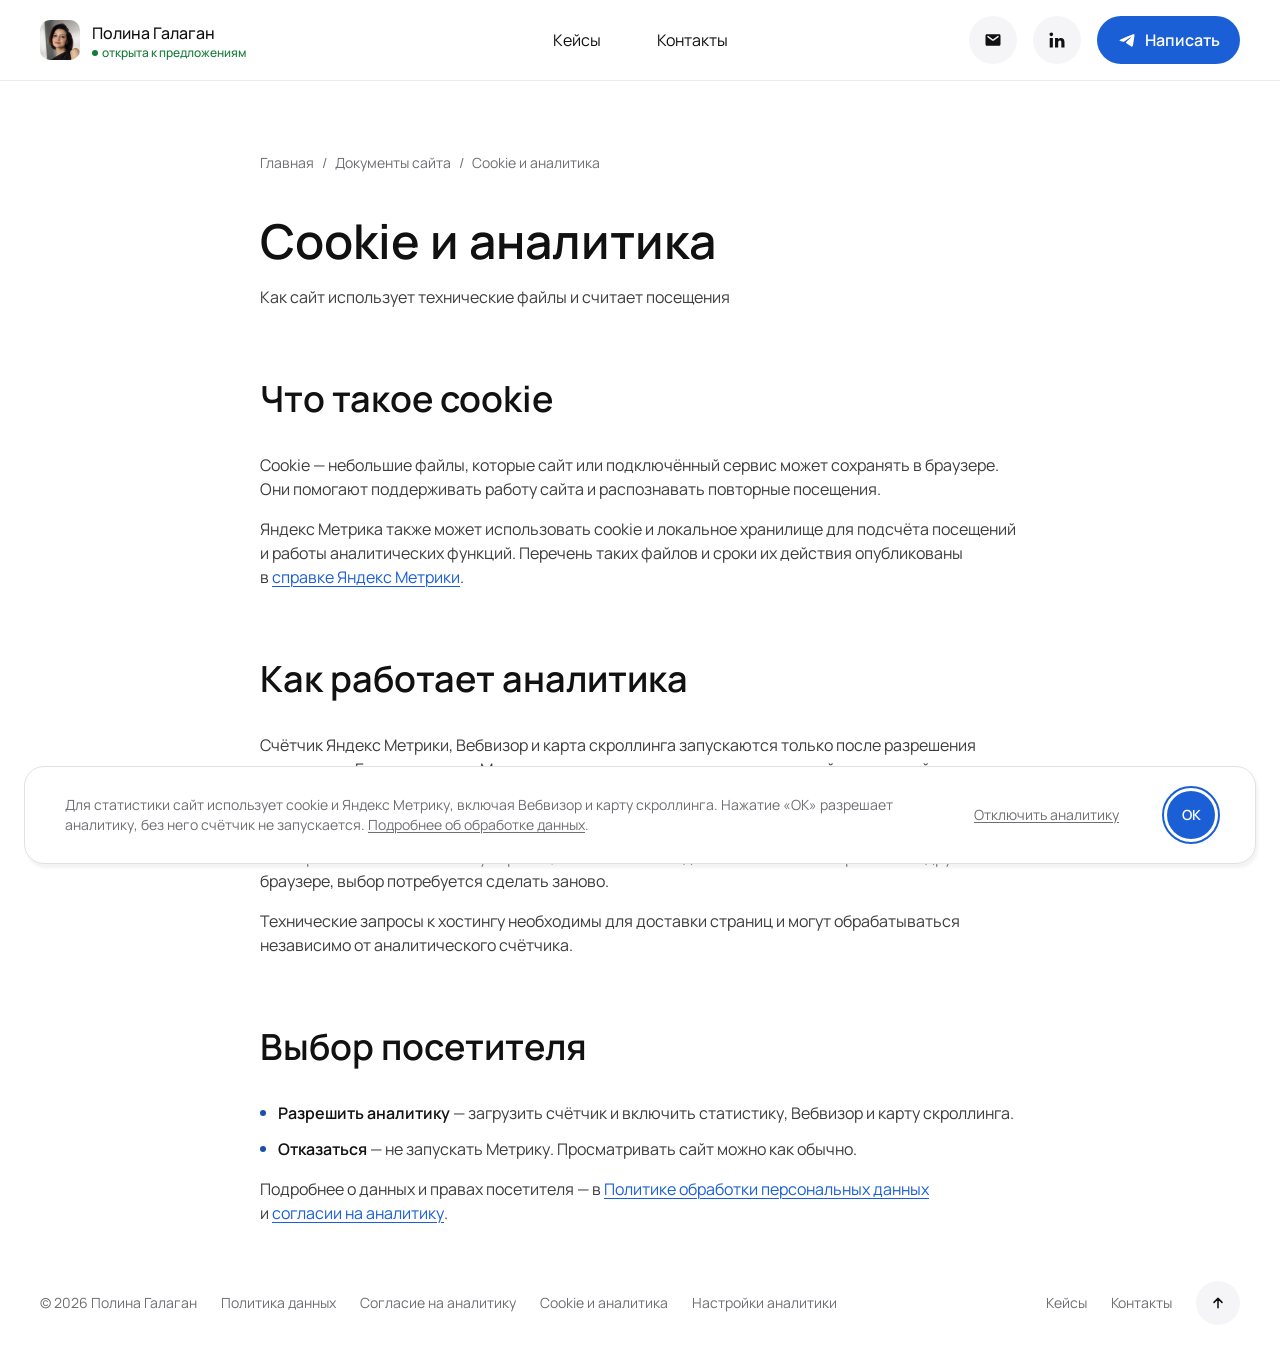
<file: cookies.html>
<!doctype html>
<html lang="ru">
<head>
  <meta charset="utf-8">
  <meta name="viewport" content="width=device-width, initial-scale=1, viewport-fit=cover">
  <title>Cookie и аналитика — Полина Галаган</title>
  <meta name="description" content="Какие cookie и средства аналитики используются на сайте polinavision.site.">
  <meta name="theme-color" content="#FFFFFF">
  <link rel="icon" href="favicon.svg" type="image/svg+xml">
  <link rel="stylesheet" href="styles.css?v=c6fb14b0">
</head>
<body>
  <header class="site-header">
    <div class="container site-header__inner">
      <a class="logo" href="index.html" aria-label="Полина Галаган, на главную">
        <img class="logo__photo" src="assets/photo/avatar.webp?v=a31eb406" alt="" width="40" height="40">
        <span class="logo__text"><span class="logo__name">Полина Галаган</span><span class="logo__status">открыта к предложениям</span></span>
      </a>
      <nav class="nav" aria-label="Основная навигация">
        <ul class="nav__links" id="nav-links" data-open="false">
          <li><a href="index.html#work">Кейсы</a></li>
          <li><a href="index.html#contact">Контакты</a></li>
          <li class="nav__mobile-actions">
            <a class="btn btn--primary nav__mobile-cta" href="https://t.me/polinavision" target="_blank" rel="noopener"><svg width="20" height="20" viewBox="0 0 20 20" fill="none" aria-hidden="true"><path d="M3.53158 9.54974C7.55658 7.78308 10.2399 6.62474 11.5899 6.05808C15.4233 4.44974 16.2233 4.17474 16.7399 4.16641C16.8566 4.16641 17.1066 4.19141 17.2733 4.32474C17.4149 4.44141 17.4483 4.59141 17.4733 4.69974C17.4899 4.80807 17.5149 5.05808 17.4983 5.24974C17.2899 7.44974 16.3899 12.7747 15.9316 15.2331C15.7399 16.2747 15.3566 16.6247 14.9899 16.6581C14.1899 16.7331 13.5816 16.1247 12.7982 15.6164C11.5816 14.8164 10.8983 14.3164 9.71493 13.5331C8.34826 12.6331 9.23158 12.1331 10.0149 11.3247C10.2149 11.1164 13.7566 7.88308 13.8233 7.58308C13.8316 7.54974 13.8399 7.40807 13.7566 7.3414C13.6733 7.2664 13.5566 7.2914 13.4733 7.3164C13.3483 7.3414 11.4066 8.63307 7.64825 11.1914C7.09825 11.5747 6.59826 11.7581 6.14826 11.7497C5.6566 11.7414 4.70658 11.4664 3.99825 11.2414C3.13158 10.9581 2.44827 10.8081 2.5066 10.3247C2.53993 10.0747 2.88158 9.81641 3.53158 9.55807V9.54974Z" fill="currentColor"/></svg>Написать<span class="visually-hidden"> (откроется в новой вкладке)</span></a>
            <a class="icon-btn nav__mobile-icon" href="mailto:polinavision88@gmail.com" aria-label="Написать на почту polinavision88@gmail.com"><svg width="20" height="20" viewBox="0 0 20 20" fill="none" aria-hidden="true"><path d="M2.5 6.8335V13.1668C2.5 14.1003 2.5 14.5667 2.68166 14.9232C2.84144 15.2368 3.09623 15.4921 3.40983 15.6519C3.766 15.8333 4.23249 15.8333 5.16409 15.8333H14.8359C15.7675 15.8333 16.2333 15.8333 16.5895 15.6519C16.9031 15.4921 17.1587 15.2368 17.3185 14.9232C17.5 14.5671 17.5 14.1012 17.5 13.1696V6.83076C17.5 5.89916 17.5 5.43267 17.3185 5.0765C17.1587 4.76289 16.9031 4.50811 16.5895 4.34832C16.233 4.16667 15.7669 4.16667 14.8335 4.16667H5.16683C4.23341 4.16667 3.76635 4.16667 3.40983 4.34832C3.09623 4.50811 2.84144 4.76289 2.68166 5.0765C2.5 5.43302 2.5 5.90008 2.5 6.8335Z" fill="currentColor"/><path d="M5 6.66667L8.73837 9.39729L8.73973 9.39841C9.19184 9.72865 9.41803 9.89386 9.66577 9.95769C9.88475 10.0141 10.1149 10.0141 10.3339 9.95769C10.5819 9.89381 10.8087 9.72811 11.2616 9.3973L15 6.66667" stroke="#EDEEF3" stroke-width="1.5" stroke-linecap="round" stroke-linejoin="round"/></svg></a>
            <a class="icon-btn nav__mobile-icon" href="https://www.linkedin.com/in/polina-galagan/" target="_blank" rel="noopener" aria-label="LinkedIn (откроется в новой вкладке)"><svg width="20" height="20" viewBox="0 0 20 20" fill="none" aria-hidden="true"><path d="M5.86723 17.5006H2.7089V8.02557H5.86723V17.5006ZM6.1839 4.34224C6.1839 3.34224 5.39224 2.5339 4.39224 2.50057C3.37557 2.47557 2.52557 3.27557 2.50057 4.29223C2.47557 5.3089 3.27556 6.1589 4.29223 6.1839C5.32556 6.19223 6.16723 5.37558 6.1839 4.34224ZM17.4589 11.7756C17.4589 8.82557 15.5506 7.92557 13.9256 7.92557C12.7839 7.89223 11.7089 8.45057 11.0839 9.40057V8.0339H8.0339V17.5089H11.1922V12.5922V12.4339C11.1256 11.4256 11.8922 10.5506 12.9006 10.4839C13.7256 10.4839 14.3506 11.0172 14.3506 12.5172V17.5089H17.5089L17.4672 11.7839L17.4589 11.7756Z" fill="currentColor"/></svg></a>
          </li>
        </ul>
        <div class="nav__actions">
          <a class="icon-btn" href="mailto:polinavision88@gmail.com" aria-label="Написать на почту polinavision88@gmail.com" title="polinavision88@gmail.com"><svg width="20" height="20" viewBox="0 0 20 20" fill="none" aria-hidden="true"><path d="M2.5 6.8335V13.1668C2.5 14.1003 2.5 14.5667 2.68166 14.9232C2.84144 15.2368 3.09623 15.4921 3.40983 15.6519C3.766 15.8333 4.23249 15.8333 5.16409 15.8333H14.8359C15.7675 15.8333 16.2333 15.8333 16.5895 15.6519C16.9031 15.4921 17.1587 15.2368 17.3185 14.9232C17.5 14.5671 17.5 14.1012 17.5 13.1696V6.83076C17.5 5.89916 17.5 5.43267 17.3185 5.0765C17.1587 4.76289 16.9031 4.50811 16.5895 4.34832C16.233 4.16667 15.7669 4.16667 14.8335 4.16667H5.16683C4.23341 4.16667 3.76635 4.16667 3.40983 4.34832C3.09623 4.50811 2.84144 4.76289 2.68166 5.0765C2.5 5.43302 2.5 5.90008 2.5 6.8335Z" fill="currentColor"/><path d="M5 6.66667L8.73837 9.39729L8.73973 9.39841C9.19184 9.72865 9.41803 9.89386 9.66577 9.95769C9.88475 10.0141 10.1149 10.0141 10.3339 9.95769C10.5819 9.89381 10.8087 9.72811 11.2616 9.3973L15 6.66667" stroke="#EDEEF3" stroke-width="1.5" stroke-linecap="round" stroke-linejoin="round"/></svg></a>
          <a class="icon-btn" href="https://www.linkedin.com/in/polina-galagan/" target="_blank" rel="noopener" aria-label="LinkedIn (откроется в новой вкладке)" title="LinkedIn"><svg width="20" height="20" viewBox="0 0 20 20" fill="none" aria-hidden="true"><path d="M5.86723 17.5006H2.7089V8.02557H5.86723V17.5006ZM6.1839 4.34224C6.1839 3.34224 5.39224 2.5339 4.39224 2.50057C3.37557 2.47557 2.52557 3.27557 2.50057 4.29223C2.47557 5.3089 3.27556 6.1589 4.29223 6.1839C5.32556 6.19223 6.16723 5.37558 6.1839 4.34224ZM17.4589 11.7756C17.4589 8.82557 15.5506 7.92557 13.9256 7.92557C12.7839 7.89223 11.7089 8.45057 11.0839 9.40057V8.0339H8.0339V17.5089H11.1922V12.5922V12.4339C11.1256 11.4256 11.8922 10.5506 12.9006 10.4839C13.7256 10.4839 14.3506 11.0172 14.3506 12.5172V17.5089H17.5089L17.4672 11.7839L17.4589 11.7756Z" fill="currentColor"/></svg></a>
          <a class="btn btn--primary" href="https://t.me/polinavision" target="_blank" rel="noopener"><svg width="20" height="20" viewBox="0 0 20 20" fill="none" aria-hidden="true"><path d="M3.53158 9.54974C7.55658 7.78308 10.2399 6.62474 11.5899 6.05808C15.4233 4.44974 16.2233 4.17474 16.7399 4.16641C16.8566 4.16641 17.1066 4.19141 17.2733 4.32474C17.4149 4.44141 17.4483 4.59141 17.4733 4.69974C17.4899 4.80807 17.5149 5.05808 17.4983 5.24974C17.2899 7.44974 16.3899 12.7747 15.9316 15.2331C15.7399 16.2747 15.3566 16.6247 14.9899 16.6581C14.1899 16.7331 13.5816 16.1247 12.7982 15.6164C11.5816 14.8164 10.8983 14.3164 9.71493 13.5331C8.34826 12.6331 9.23158 12.1331 10.0149 11.3247C10.2149 11.1164 13.7566 7.88308 13.8233 7.58308C13.8316 7.54974 13.8399 7.40807 13.7566 7.3414C13.6733 7.2664 13.5566 7.2914 13.4733 7.3164C13.3483 7.3414 11.4066 8.63307 7.64825 11.1914C7.09825 11.5747 6.59826 11.7581 6.14826 11.7497C5.6566 11.7414 4.70658 11.4664 3.99825 11.2414C3.13158 10.9581 2.44827 10.8081 2.5066 10.3247C2.53993 10.0747 2.88158 9.81641 3.53158 9.55807V9.54974Z" fill="currentColor"/></svg>Написать<span class="visually-hidden"> (откроется в новой вкладке)</span></a>
        </div>
        <button class="nav-toggle" id="nav-toggle" type="button" aria-expanded="false" aria-controls="nav-links" aria-label="Открыть меню">
          <svg class="icon-open" viewBox="0 0 24 24" fill="none" stroke="currentColor" stroke-width="1.8" stroke-linecap="round" aria-hidden="true"><path d="M4 8h16M4 16h16"/></svg>
          <svg class="icon-close" viewBox="0 0 24 24" fill="none" stroke="currentColor" stroke-width="1.8" stroke-linecap="round" aria-hidden="true"><path d="M6 6l12 12M18 6 6 18"/></svg>
        </button>
      </nav>
    </div>
  </header>
  <main id="main" class="case-page legal-page">
    <section class="case-hero" aria-labelledby="doc-title">
      <nav class="breadcrumbs" aria-label="Хлебные крошки"><ol><li><a href="index.html">Главная</a></li><li><a href="personal-data.html">Документы сайта</a></li><li aria-current="page">Cookie и&nbsp;аналитика</li></ol></nav>
      <div class="case-hero__inner"><div class="case-hero__text">
        <h1 id="doc-title">Cookie и&nbsp;аналитика</h1>
        <p class="case-hero__lead">Как&nbsp;сайт использует технические файлы и&nbsp;считает посещения</p>
      </div></div>
    </section>
    <section class="case-section" aria-labelledby="what">
      <div class="case-section__head"><h2 id="what">Что&nbsp;такое cookie</h2></div>
      <div class="case-section__body"><div class="prose">
        <p>Cookie&nbsp;— небольшие файлы, которые сайт или&nbsp;подключённый сервис может сохранять в&nbsp;браузере. Они помогают поддерживать работу сайта и&nbsp;распознавать повторные посещения.</p>
        <p>Яндекс Метрика также может использовать cookie и&nbsp;локальное хранилище для&nbsp;подсчёта посещений и&nbsp;работы аналитических функций. Перечень таких файлов и&nbsp;сроки их&nbsp;действия опубликованы в&nbsp;<a href="https://yandex.ru/support/metrica/ru/general/cookie-usage" target="_blank" rel="noopener">справке Яндекс Метрики</a>.</p>
      </div></div>
    </section>
    <section class="case-section" aria-labelledby="use">
      <div class="case-section__head"><h2 id="use">Как&nbsp;работает аналитика</h2></div>
      <div class="case-section__body"><div class="prose">
        <p>Счётчик Яндекс Метрики, Вебвизор и&nbsp;карта скроллинга запускаются только после разрешения посетителя. Без&nbsp;разрешения Метрика не&nbsp;получает просмотры страниц и&nbsp;действия на&nbsp;сайте. На&nbsp;работу самого сайта отказ не&nbsp;влияет.</p>
        <p>Выбор сохраняется в&nbsp;локальном хранилище браузера. Его&nbsp;можно изменить в&nbsp;любое время по&nbsp;ссылке «Настройки аналитики» внизу страницы. Если очистить данные сайта или&nbsp;открыть его&nbsp;в&nbsp;другом браузере, выбор потребуется сделать заново.</p>
        <p>Технические запросы к&nbsp;хостингу необходимы для&nbsp;доставки страниц и&nbsp;могут обрабатываться независимо от&nbsp;аналитического счётчика.</p>
      </div></div>
    </section>
    <section class="case-section" aria-labelledby="choices">
      <div class="case-section__head"><h2 id="choices">Выбор посетителя</h2></div>
      <div class="case-section__body"><div class="prose">
        <ul>
          <li><strong>Разрешить аналитику</strong>&nbsp;— загрузить счётчик и&nbsp;включить статистику, Вебвизор и&nbsp;карту скроллинга.</li>
          <li><strong>Отказаться</strong>&nbsp;— не&nbsp;запускать Метрику. Просматривать сайт можно как&nbsp;обычно.</li>
        </ul>
        <p>Подробнее о&nbsp;данных и&nbsp;правах посетителя&nbsp;— в&nbsp;<a href="personal-data.html">Политике обработки персональных данных</a> и&nbsp;<a href="analytics-consent.html">согласии на&nbsp;аналитику</a>.</p>
      </div></div>
    </section>
  </main>
  <footer class="site-footer">
    <div class="site-footer__inner">
      <div class="site-footer__left">
        <p>© <span id="year">2026</span> Полина Галаган</p>
        <ul class="site-footer__legal">
        <li><a href="personal-data.html">Политика данных</a></li>
        <li><a href="analytics-consent.html">Согласие на аналитику</a></li>
        <li><a href="cookies.html">Cookie и аналитика</a></li>
        <li><button type="button" class="site-footer__settings" id="analytics-settings" aria-haspopup="dialog">Настройки аналитики</button></li>
        </ul>
      </div>
      <ul class="site-footer__links" aria-label="Навигация в подвале">
        <li><a href="index.html#work">Кейсы</a></li>
        <li><a href="index.html#contact">Контакты</a></li>
        <li><a class="site-footer__top" href="#main" aria-label="К началу страницы"><span class="icon-btn"><svg width="17" height="17" viewBox="0 0 16.667 16.667" fill="none" aria-hidden="true"><path d="M8.33333 13.1947V3.47249M12.5 7.63916L8.33333 3.47249L4.16667 7.63916" stroke="currentColor" stroke-width="1.6" stroke-linecap="round" stroke-linejoin="round"/></svg></span></a></li>
      </ul>
    </div>
  </footer>
  <section class="analytics-consent" id="analytics-consent" role="dialog" aria-modal="true" aria-labelledby="analytics-title" aria-describedby="analytics-description" hidden>
    <div class="analytics-consent__inner">
      <h2 class="visually-hidden" id="analytics-title">Настройки аналитики</h2>
      <div class="analytics-consent__copy">
        <p id="analytics-description">Для&nbsp;статистики сайт использует cookie и&nbsp;Яндекс Метрику, включая Вебвизор и&nbsp;карту скроллинга. Нажатие «ОК» разрешает аналитику, без&nbsp;него счётчик не&nbsp;запускается. <a href="personal-data.html">Подробнее об&nbsp;обработке данных</a>.</p>
        <a href="#" class="analytics-consent__reject" data-analytics-choice="reject">Отключить аналитику</a>
      </div>
      <button type="button" class="analytics-consent__ok" data-analytics-choice="accept">ОК</button>
      <p class="analytics-consent__status" id="analytics-status" role="status" aria-live="polite"></p>
    </div>
  </section>
  <script src="script.js?v=8c6759fa" defer></script>
  <script src="analytics.js" defer></script>
</body>
</html>
</file>
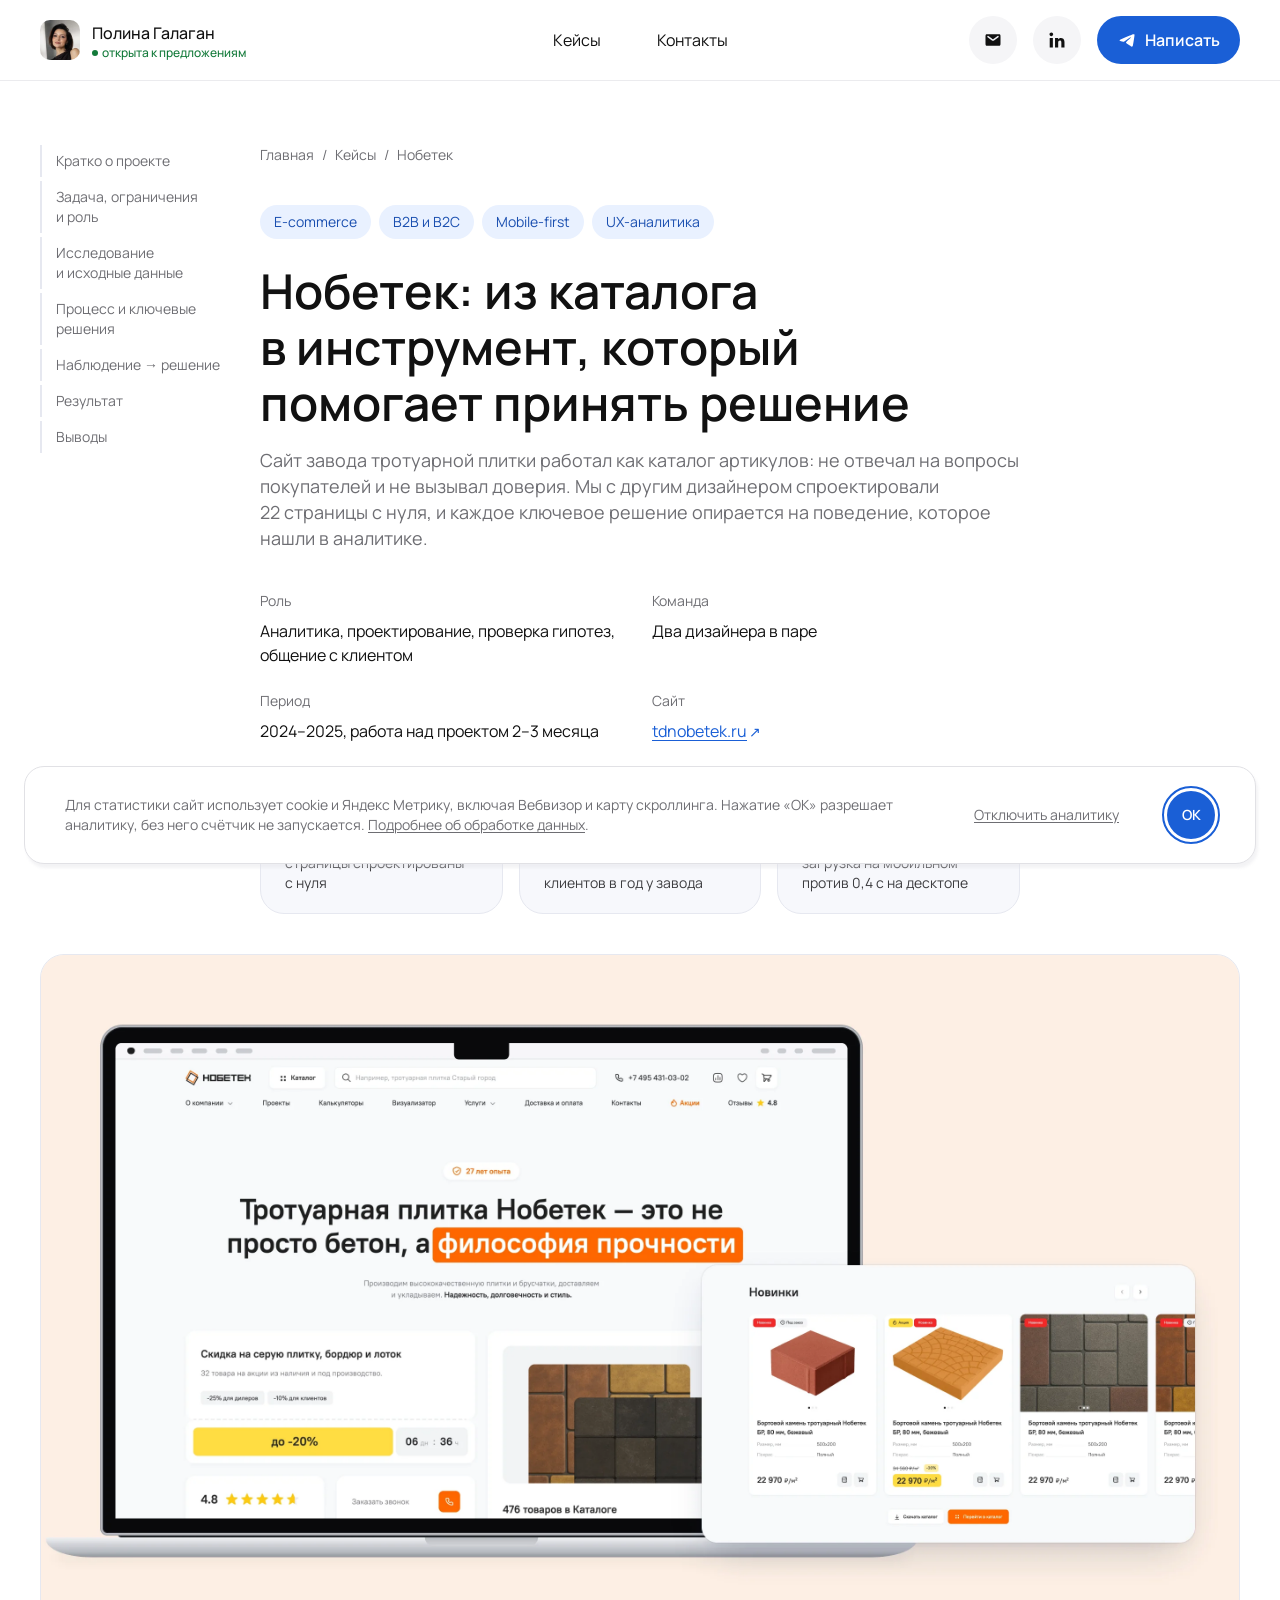
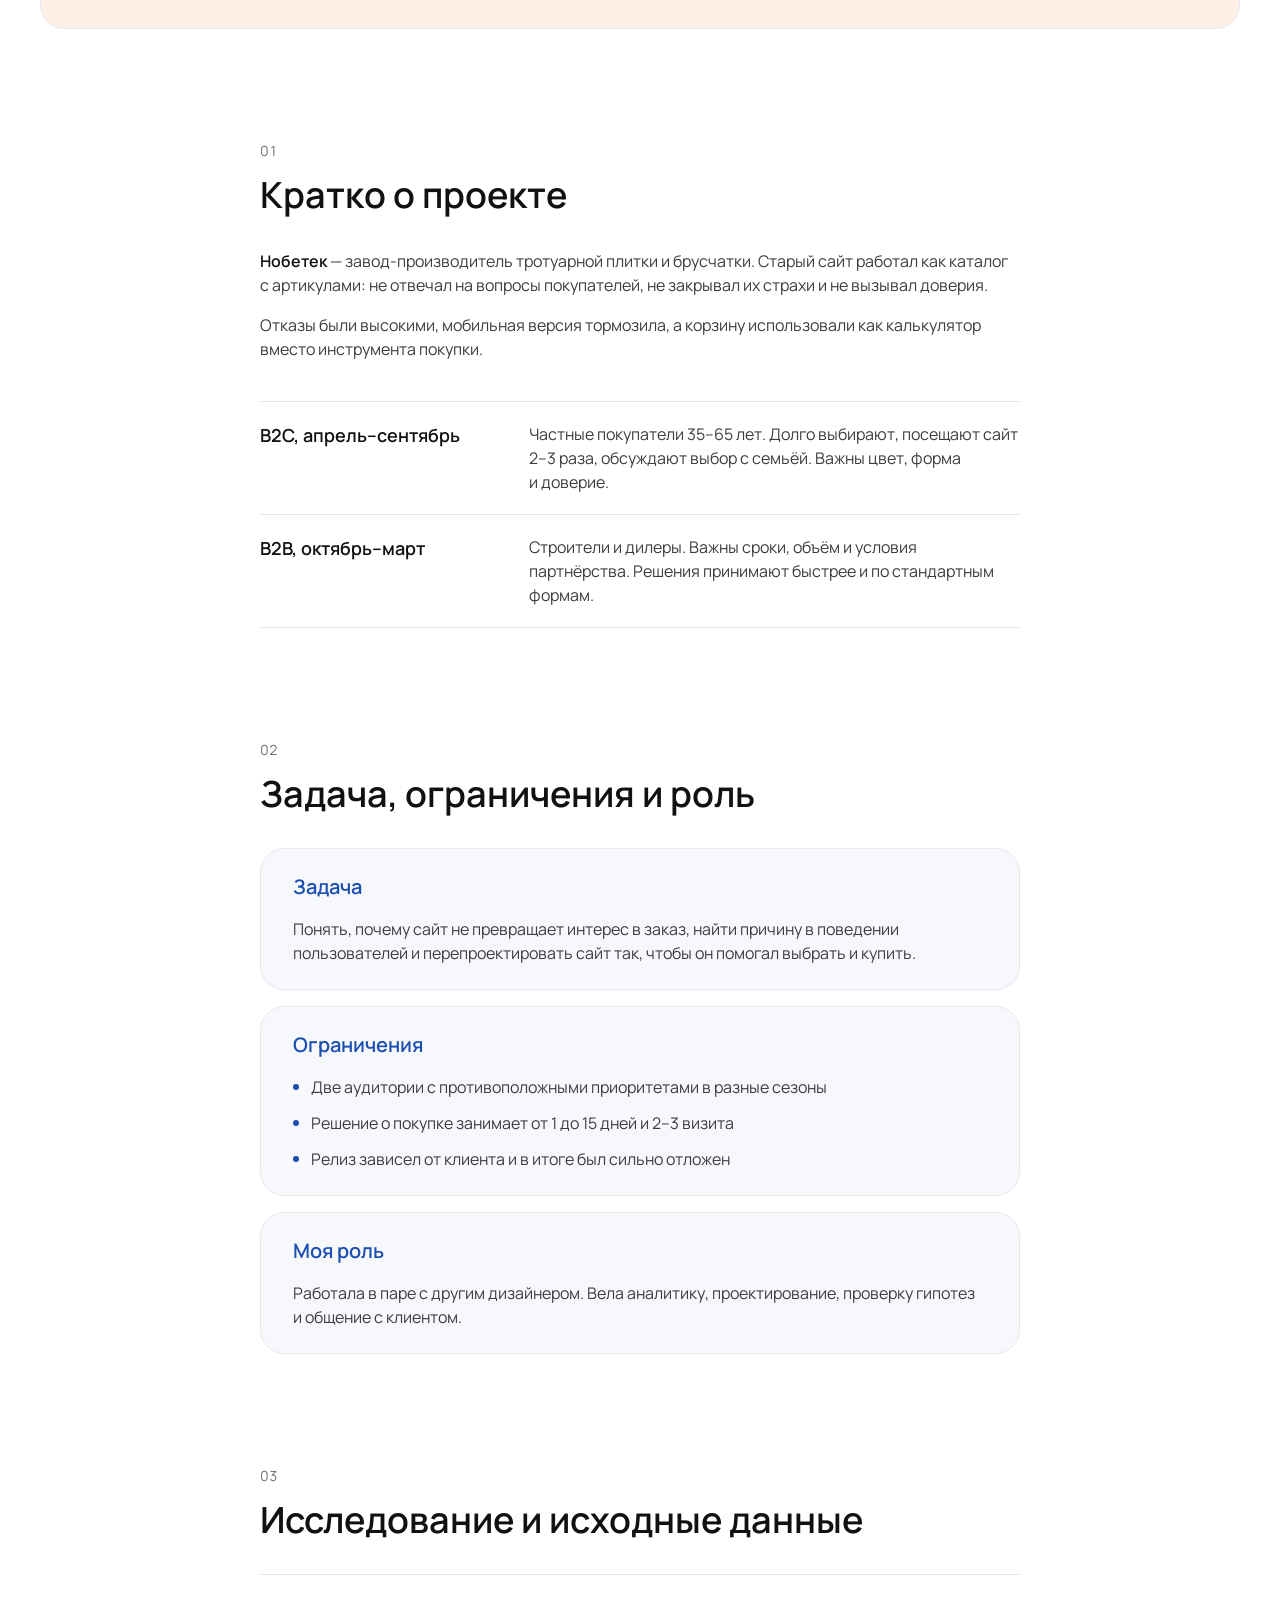
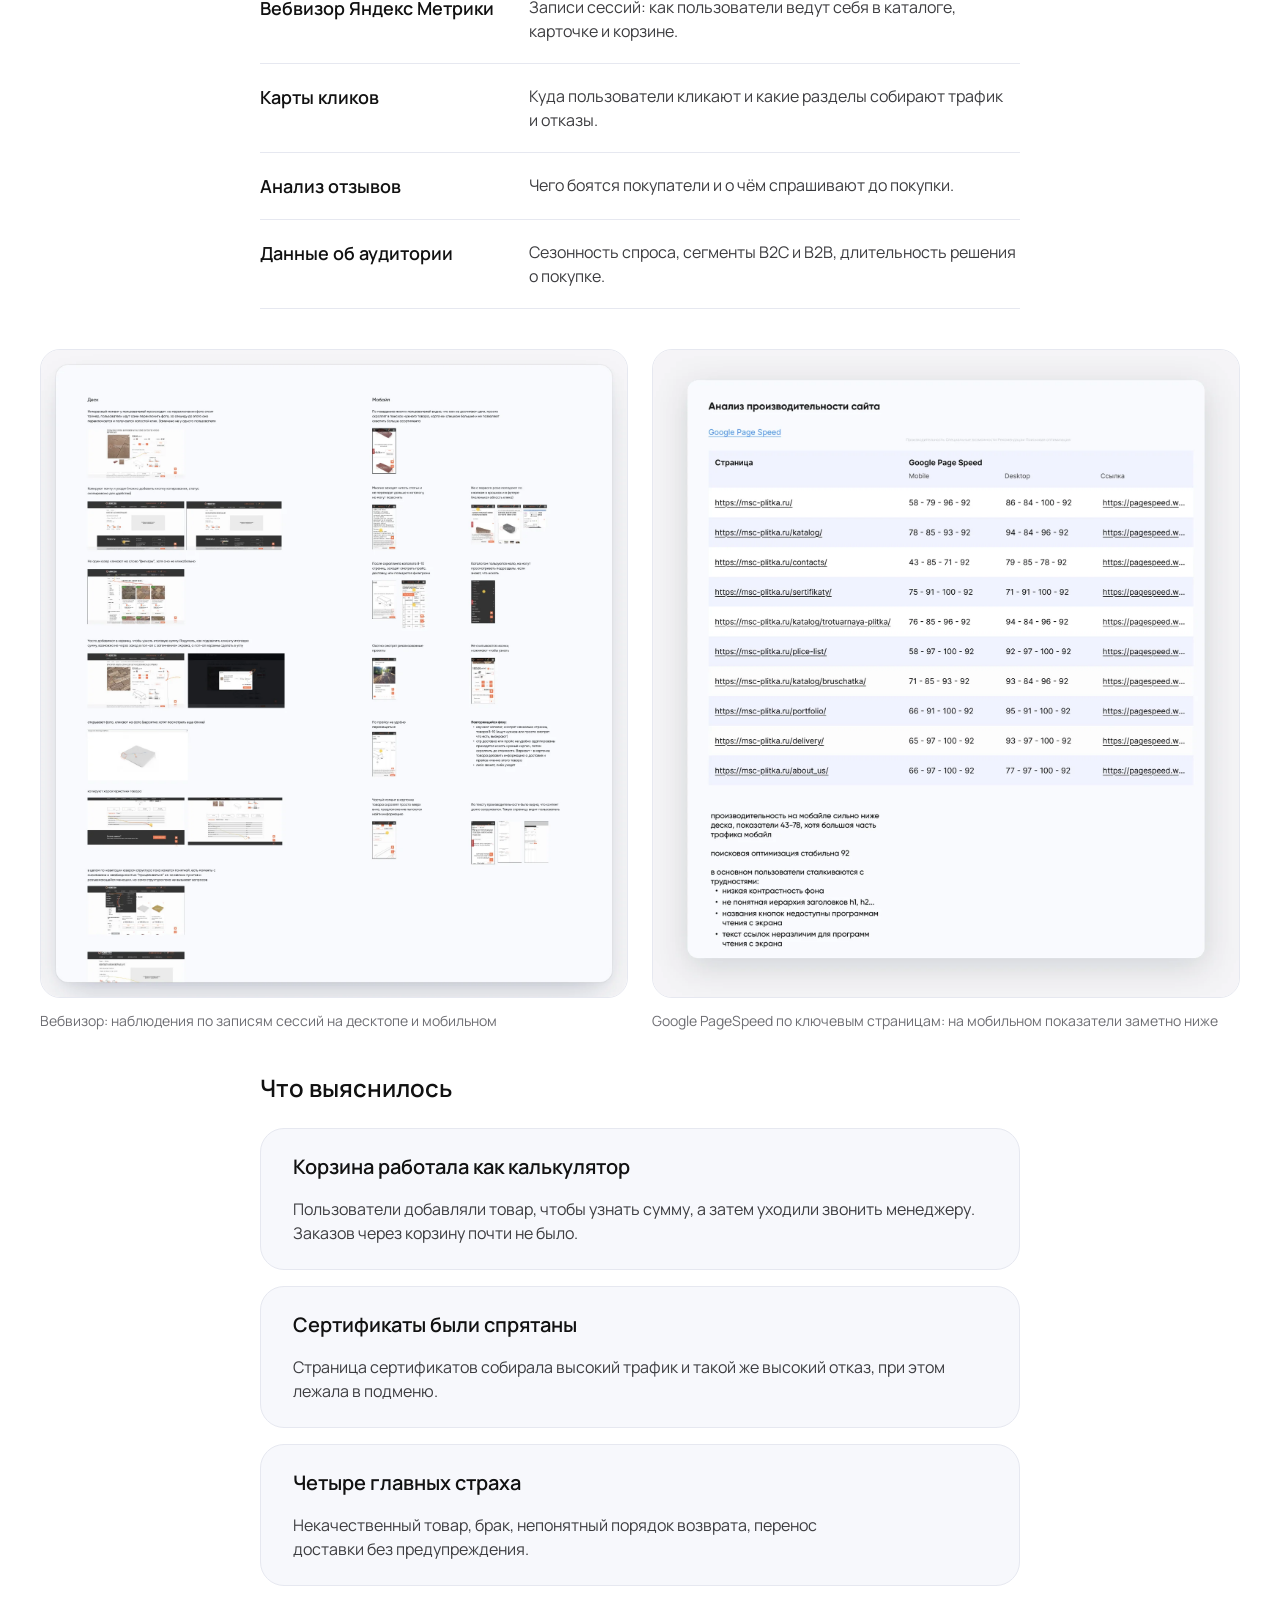
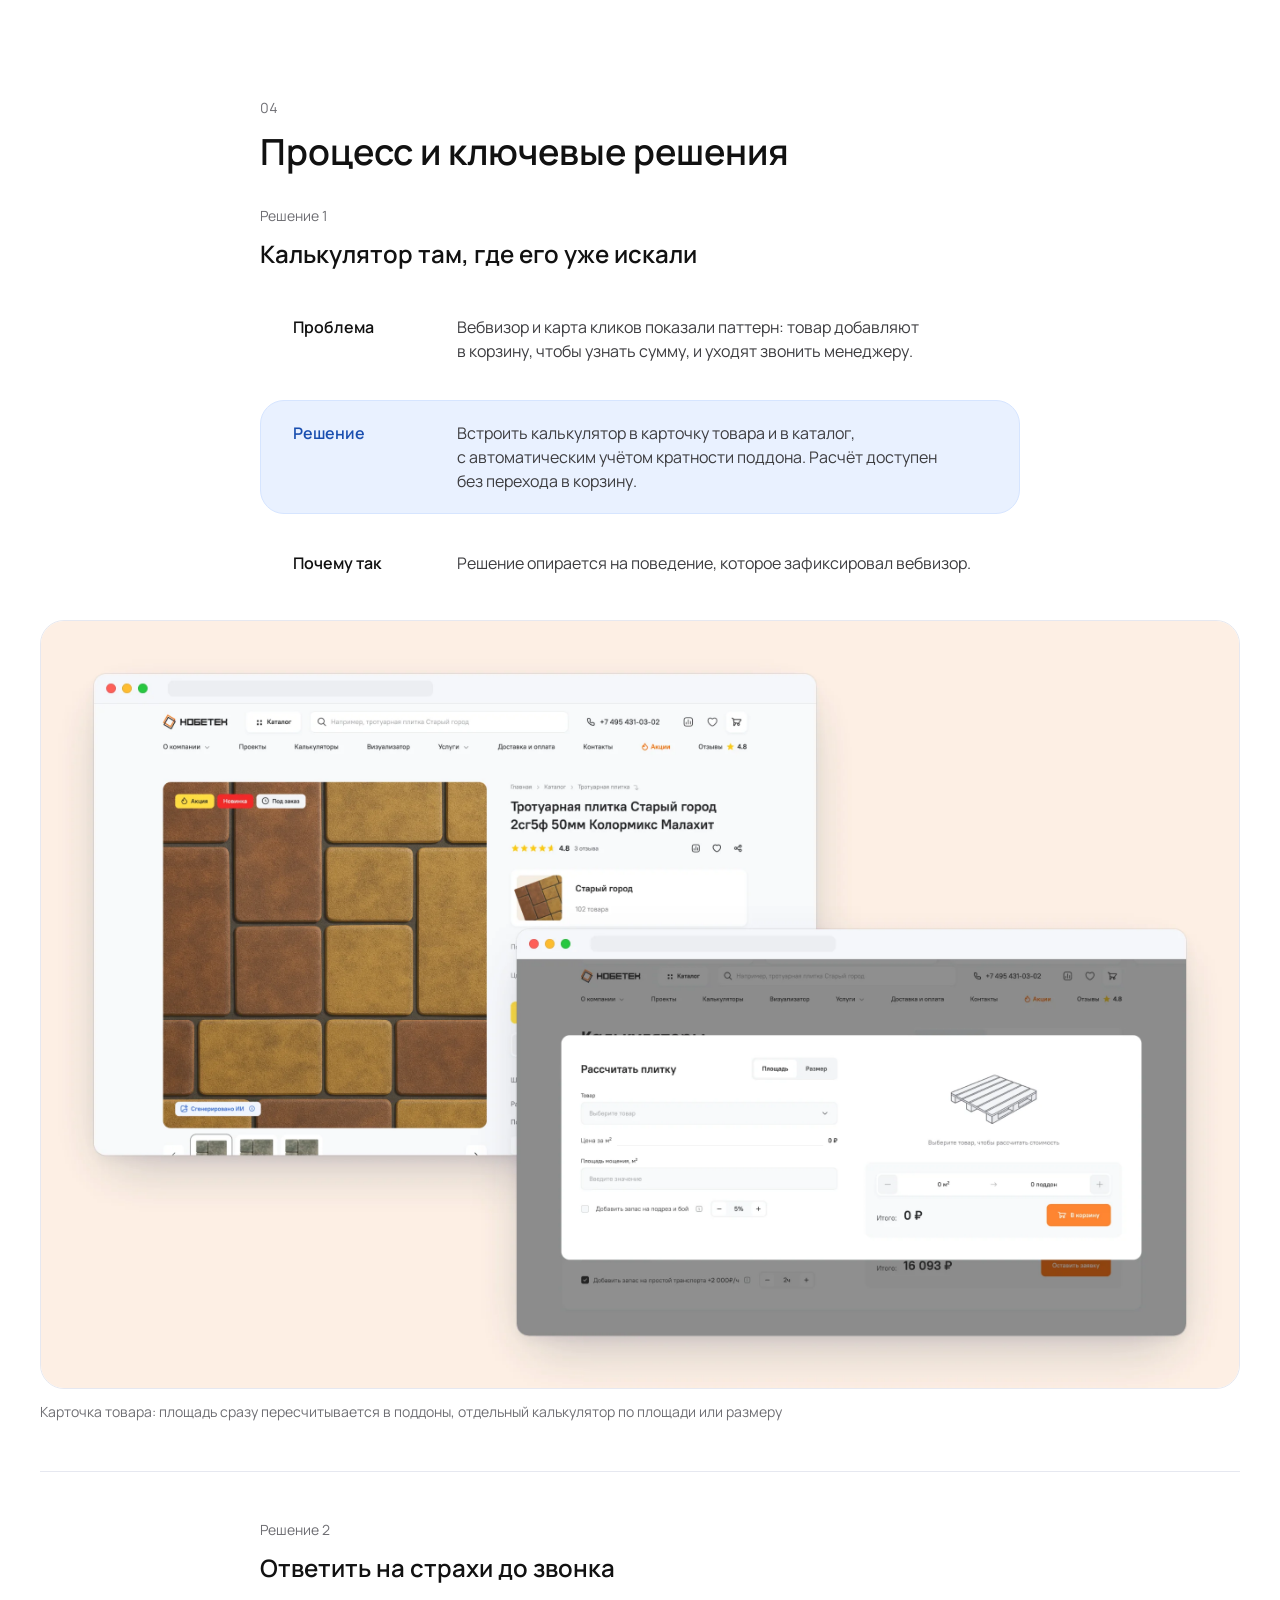
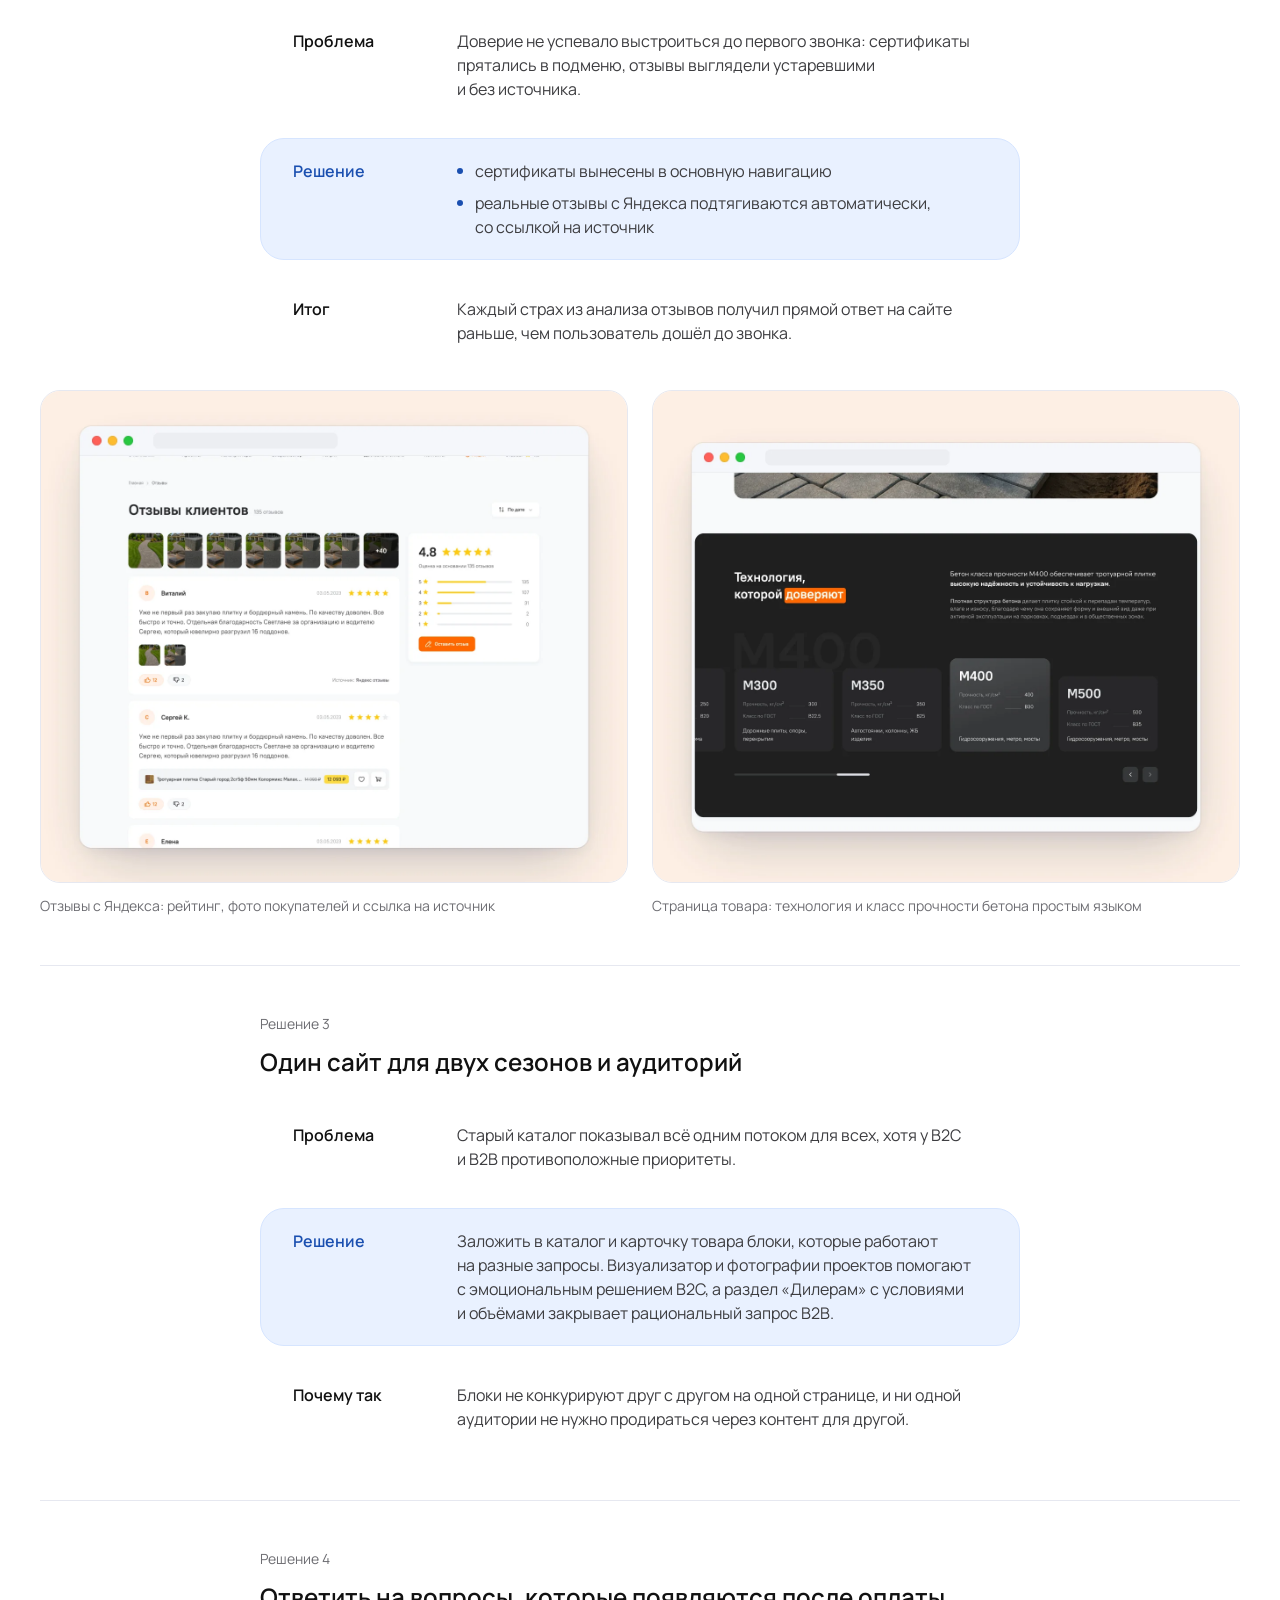
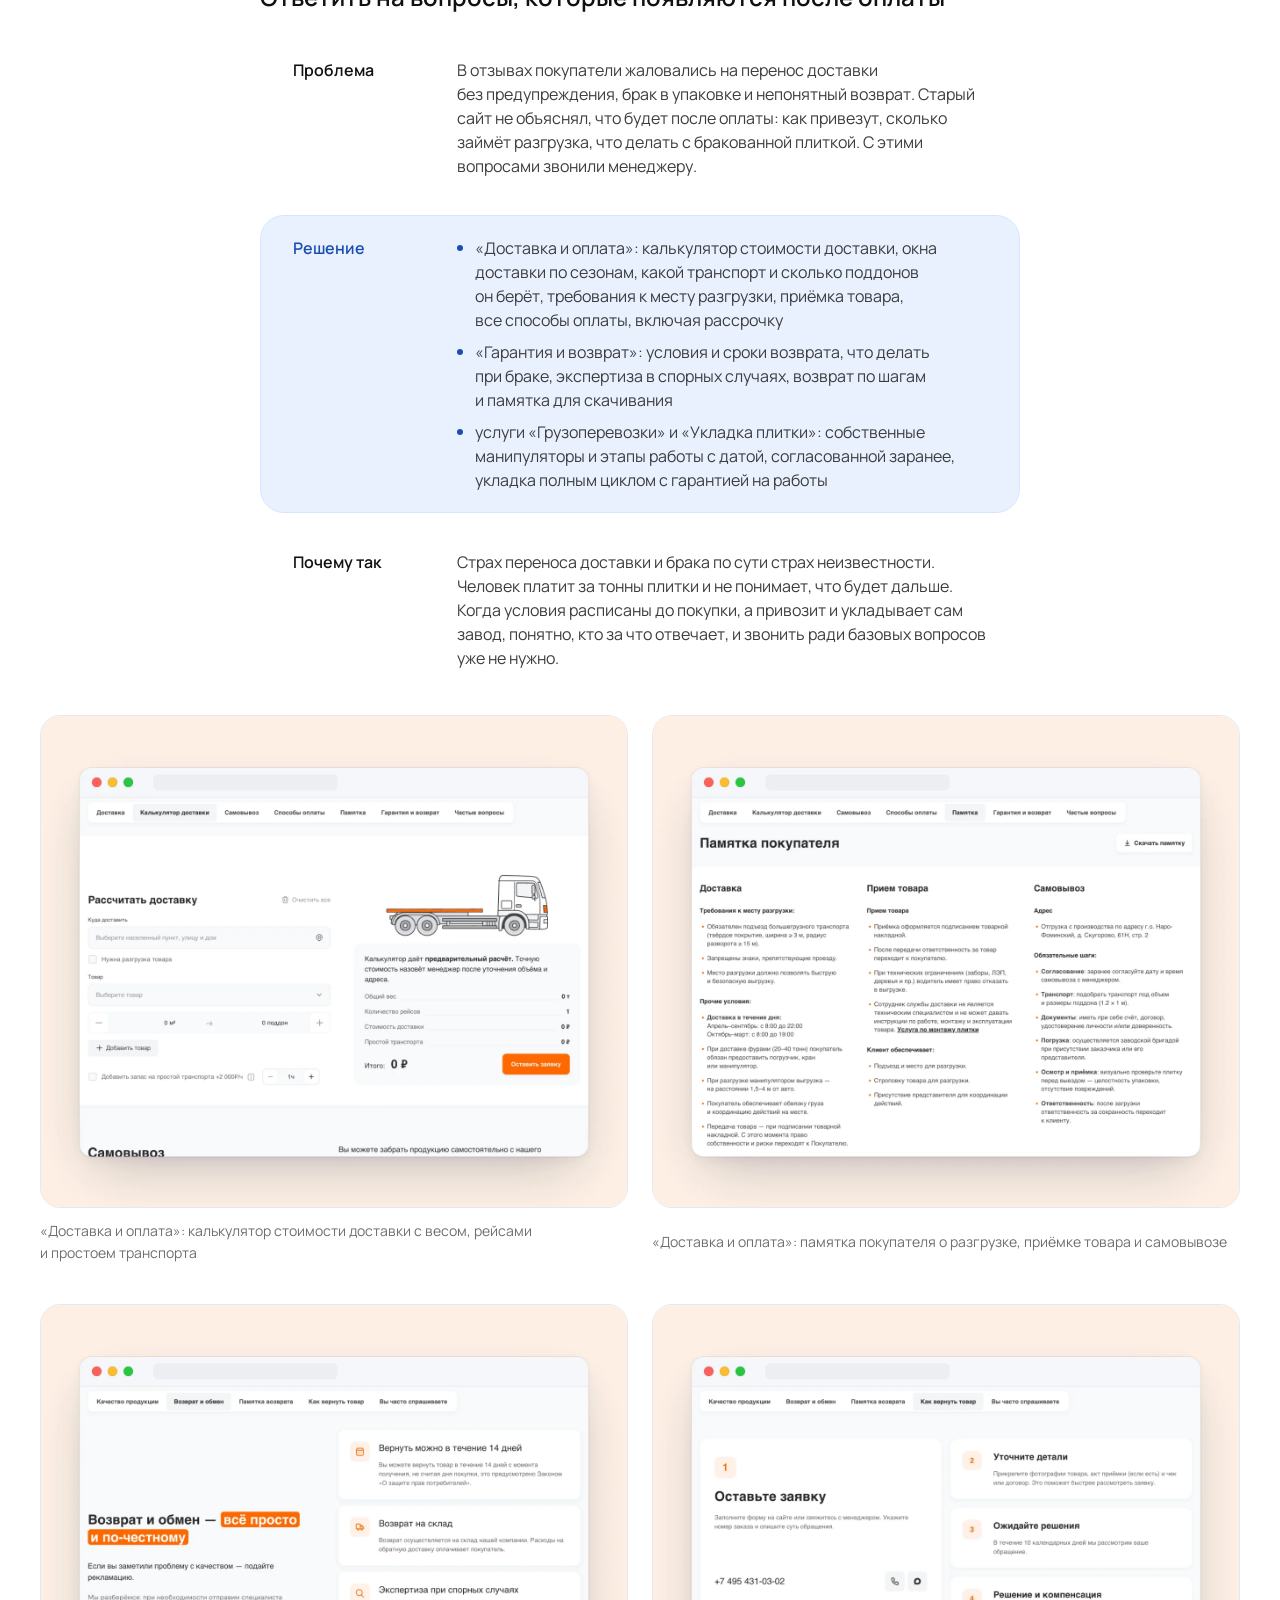
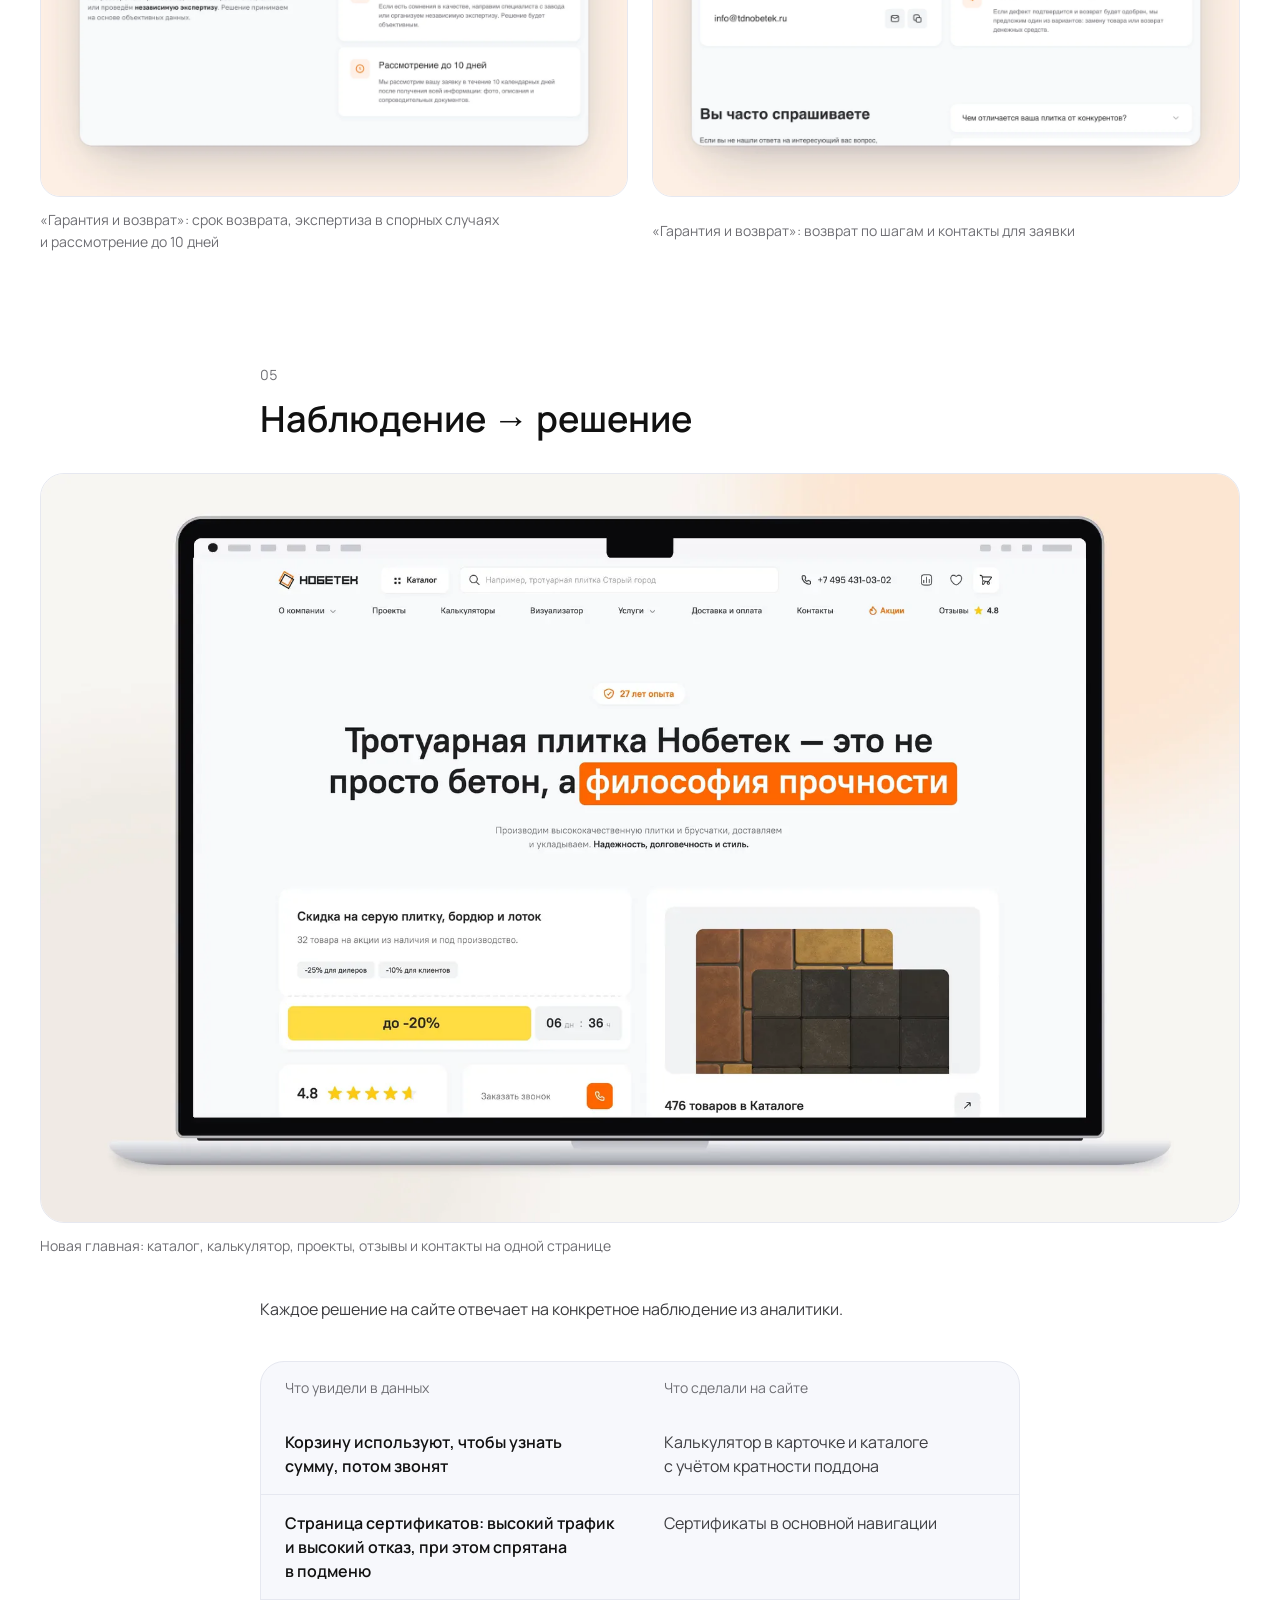
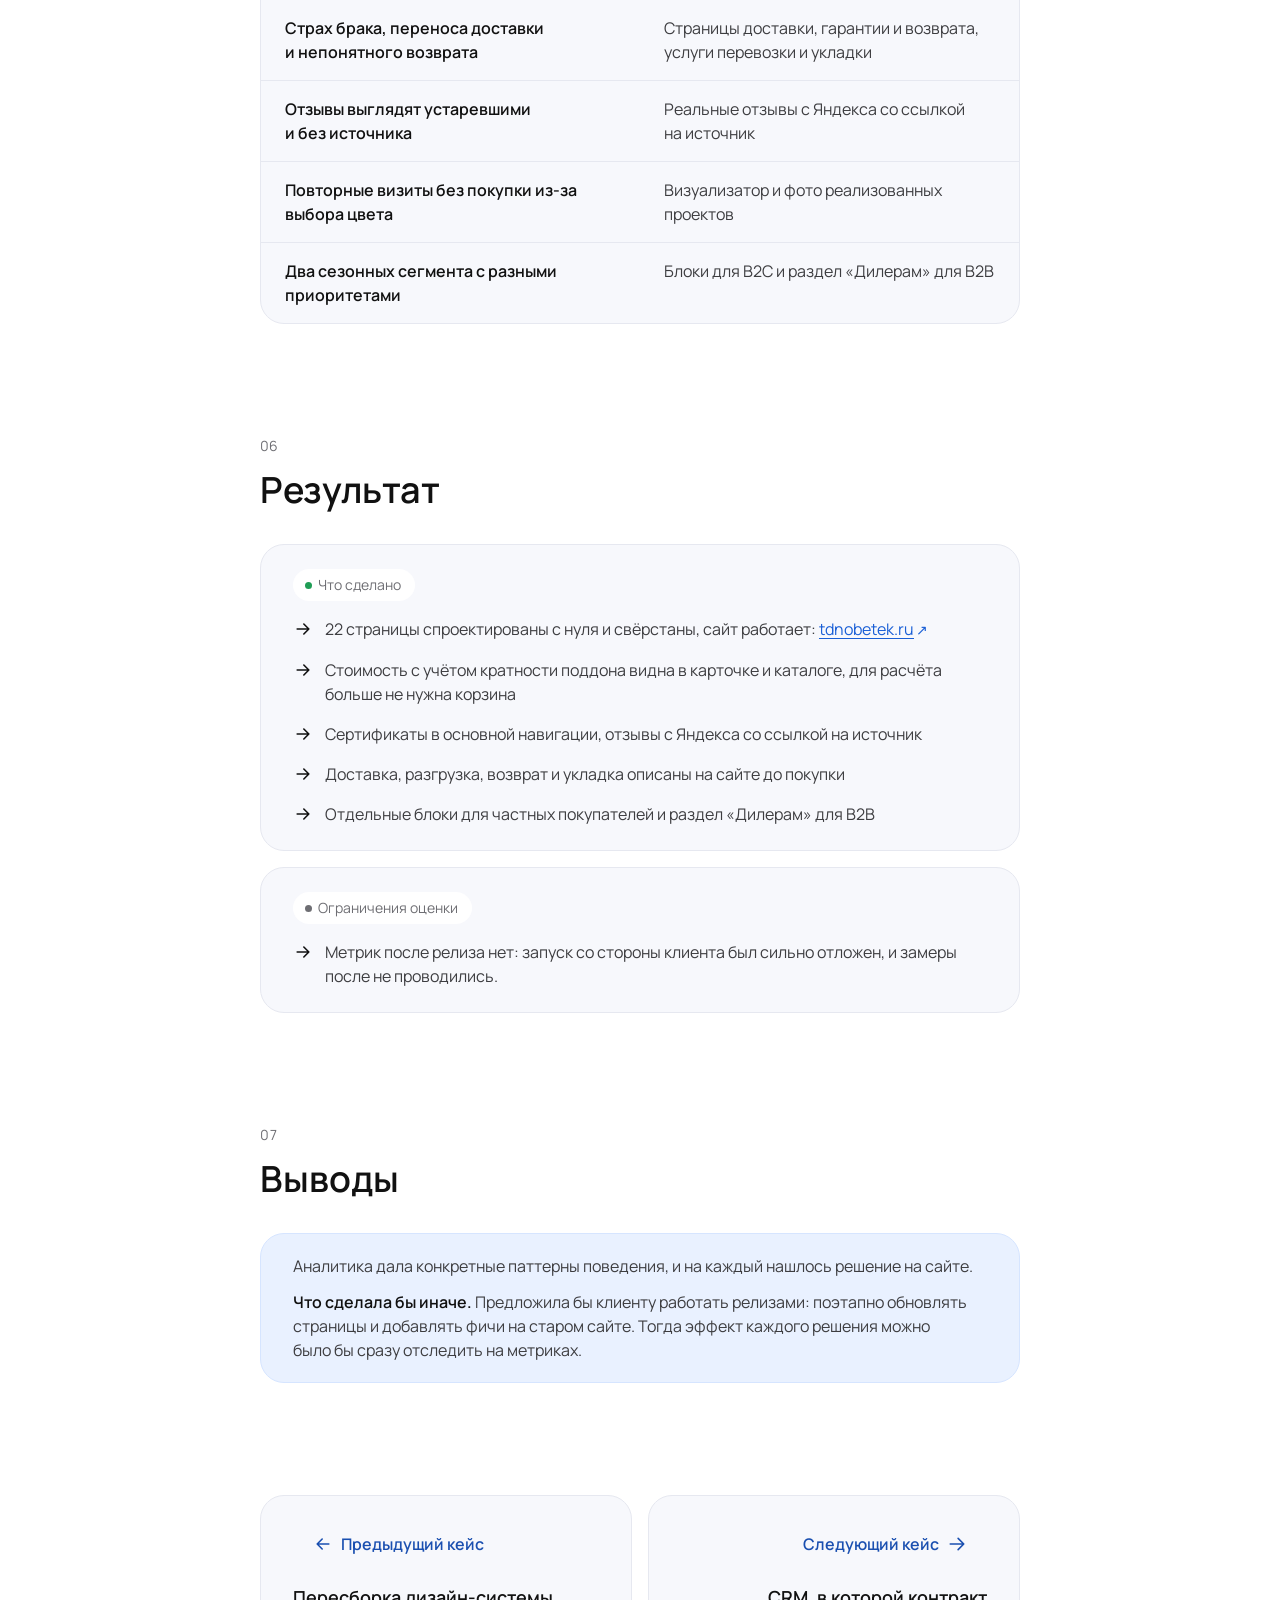
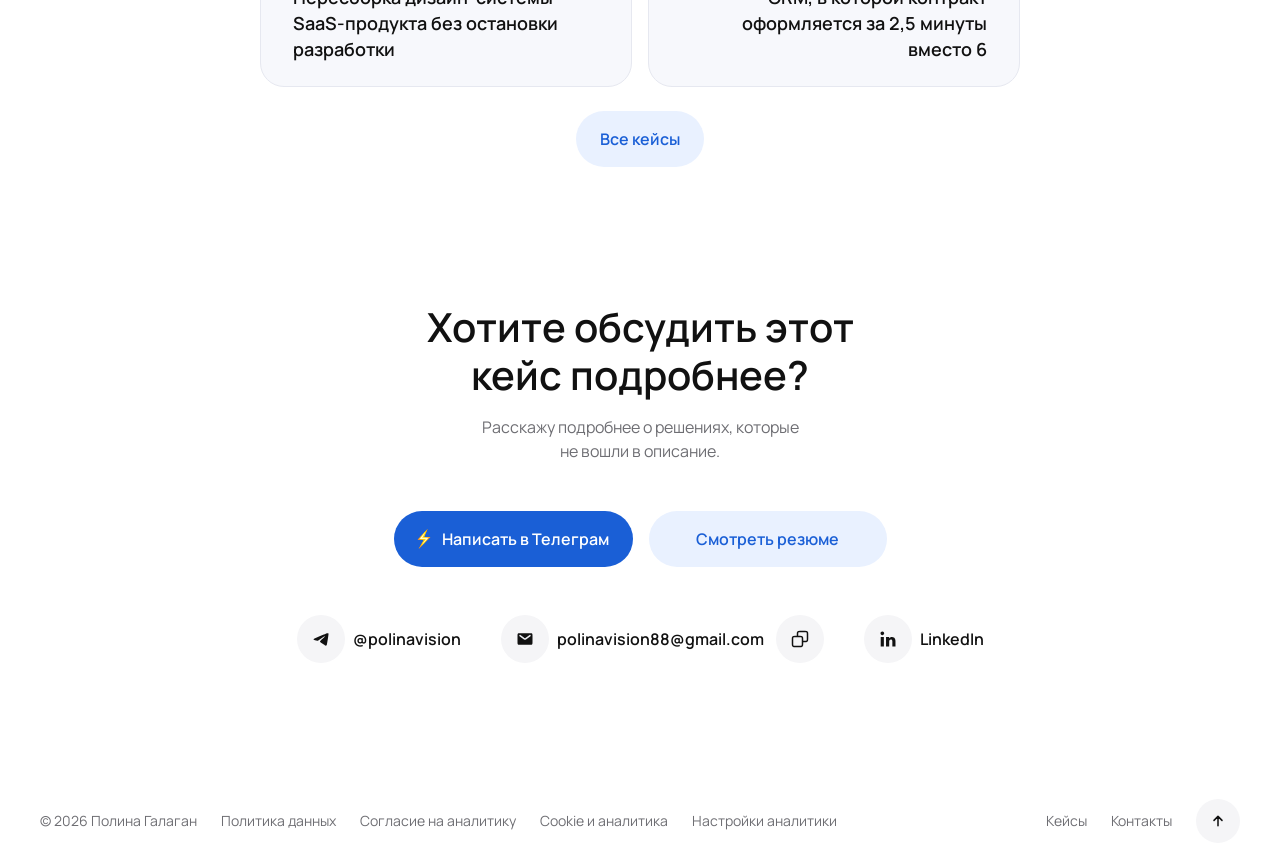
<file: nobetek.html>
<!doctype html>
<html lang="ru">
<head>
  <meta charset="utf-8">
  <meta name="viewport" content="width=device-width, initial-scale=1, viewport-fit=cover">
  <title>Нобетек: e-commerce, который помогает выбрать · Полина Галаган</title>
  <meta name="description" content="Кейс: редизайн e-commerce для производителя тротуарной плитки. 22 страницы на основе вебвизора, карт кликов и анализа отзывов.">
  <meta name="theme-color" content="#FFFFFF">
  <meta name="color-scheme" content="light">
  <link rel="canonical" href="https://polinavision.site/nobetek.html">
  <meta property="og:type" content="website">
  <meta property="og:locale" content="ru_RU">
  <meta property="og:site_name" content="Полина Галаган, продуктовый дизайнер">
  <meta property="og:title" content="Нобетек: e-commerce, который помогает выбрать · Полина Галаган">
  <meta property="og:description" content="Кейс: редизайн e-commerce для производителя тротуарной плитки. 22 страницы на основе вебвизора, карт кликов и анализа отзывов.">
  <meta property="og:url" content="https://polinavision.site/nobetek.html">
  <meta property="og:image" content="https://polinavision.site/og-image.png?v=2">
  <meta property="og:image:width" content="2400">
  <meta property="og:image:height" content="1260">
  <meta name="twitter:card" content="summary_large_image">
  <link rel="icon" href="favicon-32.png" sizes="32x32" type="image/png">
  <link rel="apple-touch-icon" href="apple-touch-icon.png">
  <link rel="preload" href="fonts/manrope-cyrillic-400-normal.woff2" as="font" type="font/woff2" crossorigin>
  <link rel="preload" href="fonts/manrope-cyrillic-600-normal.woff2" as="font" type="font/woff2" crossorigin>
  <link rel="stylesheet" href="styles.css?v=54e909f2">
</head>
<body>
  <a class="skip-link" href="#main">Перейти к&nbsp;содержимому</a>
  <header class="site-header">
    <div class="container site-header__inner">
      <a class="logo" href="index.html" aria-label="Полина Галаган, на главную">
        <img class="logo__photo" src="assets/photo/avatar.webp?v=a31eb406" alt="" width="40" height="40">
        <span class="logo__text"><span class="logo__name">Полина Галаган</span><span class="logo__status">открыта к&nbsp;предложениям</span></span>
      </a>
      <nav class="nav" aria-label="Основная навигация">
        <ul class="nav__links" id="nav-links" data-open="false">
          <li><a href="index.html#work" aria-current="true">Кейсы</a></li>
          <li><a href="#contact">Контакты</a></li>
          <li class="nav__mobile-actions">
            <a class="btn btn--primary nav__mobile-cta" href="https://t.me/polinavision" target="_blank" rel="noopener"><svg width="20" height="20" viewBox="0 0 20 20" fill="none" aria-hidden="true"><path d="M3.53158 9.54974C7.55658 7.78308 10.2399 6.62474 11.5899 6.05808C15.4233 4.44974 16.2233 4.17474 16.7399 4.16641C16.8566 4.16641 17.1066 4.19141 17.2733 4.32474C17.4149 4.44141 17.4483 4.59141 17.4733 4.69974C17.4899 4.80807 17.5149 5.05808 17.4983 5.24974C17.2899 7.44974 16.3899 12.7747 15.9316 15.2331C15.7399 16.2747 15.3566 16.6247 14.9899 16.6581C14.1899 16.7331 13.5816 16.1247 12.7982 15.6164C11.5816 14.8164 10.8983 14.3164 9.71493 13.5331C8.34826 12.6331 9.23158 12.1331 10.0149 11.3247C10.2149 11.1164 13.7566 7.88308 13.8233 7.58308C13.8316 7.54974 13.8399 7.40807 13.7566 7.3414C13.6733 7.2664 13.5566 7.2914 13.4733 7.3164C13.3483 7.3414 11.4066 8.63307 7.64825 11.1914C7.09825 11.5747 6.59826 11.7581 6.14826 11.7497C5.6566 11.7414 4.70658 11.4664 3.99825 11.2414C3.13158 10.9581 2.44827 10.8081 2.5066 10.3247C2.53993 10.0747 2.88158 9.81641 3.53158 9.55807V9.54974Z" fill="currentColor"/></svg>Написать<span class="visually-hidden"> (откроется в&nbsp;новой вкладке)</span></a>
            <a class="icon-btn nav__mobile-icon" href="mailto:polinavision88@gmail.com" aria-label="Написать на почту polinavision88@gmail.com"><svg width="20" height="20" viewBox="0 0 20 20" fill="none" aria-hidden="true"><path d="M2.5 6.8335V13.1668C2.5 14.1003 2.5 14.5667 2.68166 14.9232C2.84144 15.2368 3.09623 15.4921 3.40983 15.6519C3.766 15.8333 4.23249 15.8333 5.16409 15.8333H14.8359C15.7675 15.8333 16.2333 15.8333 16.5895 15.6519C16.9031 15.4921 17.1587 15.2368 17.3185 14.9232C17.5 14.5671 17.5 14.1012 17.5 13.1696V6.83076C17.5 5.89916 17.5 5.43267 17.3185 5.0765C17.1587 4.76289 16.9031 4.50811 16.5895 4.34832C16.233 4.16667 15.7669 4.16667 14.8335 4.16667H5.16683C4.23341 4.16667 3.76635 4.16667 3.40983 4.34832C3.09623 4.50811 2.84144 4.76289 2.68166 5.0765C2.5 5.43302 2.5 5.90008 2.5 6.8335Z" fill="currentColor"/><path d="M5 6.66667L8.73837 9.39729L8.73973 9.39841C9.19184 9.72865 9.41803 9.89386 9.66577 9.95769C9.88475 10.0141 10.1149 10.0141 10.3339 9.95769C10.5819 9.89381 10.8087 9.72811 11.2616 9.3973L15 6.66667" stroke="#EDEEF3" stroke-width="1.5" stroke-linecap="round" stroke-linejoin="round"/></svg></a>
            <a class="icon-btn nav__mobile-icon" href="https://www.linkedin.com/in/polina-galagan/" target="_blank" rel="noopener" aria-label="LinkedIn (откроется в новой вкладке)"><svg width="20" height="20" viewBox="0 0 20 20" fill="none" aria-hidden="true"><path d="M5.86723 17.5006H2.7089V8.02557H5.86723V17.5006ZM6.1839 4.34224C6.1839 3.34224 5.39224 2.5339 4.39224 2.50057C3.37557 2.47557 2.52557 3.27557 2.50057 4.29223C2.47557 5.3089 3.27556 6.1589 4.29223 6.1839C5.32556 6.19223 6.16723 5.37558 6.1839 4.34224ZM17.4589 11.7756C17.4589 8.82557 15.5506 7.92557 13.9256 7.92557C12.7839 7.89223 11.7089 8.45057 11.0839 9.40057V8.0339H8.0339V17.5089H11.1922V12.5922V12.4339C11.1256 11.4256 11.8922 10.5506 12.9006 10.4839C13.7256 10.4839 14.3506 11.0172 14.3506 12.5172V17.5089H17.5089L17.4672 11.7839L17.4589 11.7756Z" fill="currentColor"/></svg></a>
          </li>
        </ul>
        <div class="nav__actions">
          <a class="icon-btn" href="mailto:polinavision88@gmail.com" aria-label="Написать на почту polinavision88@gmail.com" title="polinavision88@gmail.com"><svg width="20" height="20" viewBox="0 0 20 20" fill="none" aria-hidden="true"><path d="M2.5 6.8335V13.1668C2.5 14.1003 2.5 14.5667 2.68166 14.9232C2.84144 15.2368 3.09623 15.4921 3.40983 15.6519C3.766 15.8333 4.23249 15.8333 5.16409 15.8333H14.8359C15.7675 15.8333 16.2333 15.8333 16.5895 15.6519C16.9031 15.4921 17.1587 15.2368 17.3185 14.9232C17.5 14.5671 17.5 14.1012 17.5 13.1696V6.83076C17.5 5.89916 17.5 5.43267 17.3185 5.0765C17.1587 4.76289 16.9031 4.50811 16.5895 4.34832C16.233 4.16667 15.7669 4.16667 14.8335 4.16667H5.16683C4.23341 4.16667 3.76635 4.16667 3.40983 4.34832C3.09623 4.50811 2.84144 4.76289 2.68166 5.0765C2.5 5.43302 2.5 5.90008 2.5 6.8335Z" fill="currentColor"/><path d="M5 6.66667L8.73837 9.39729L8.73973 9.39841C9.19184 9.72865 9.41803 9.89386 9.66577 9.95769C9.88475 10.0141 10.1149 10.0141 10.3339 9.95769C10.5819 9.89381 10.8087 9.72811 11.2616 9.3973L15 6.66667" stroke="#EDEEF3" stroke-width="1.5" stroke-linecap="round" stroke-linejoin="round"/></svg></a>
          <a class="icon-btn" href="https://www.linkedin.com/in/polina-galagan/" target="_blank" rel="noopener" aria-label="LinkedIn (откроется в новой вкладке)" title="LinkedIn"><svg width="20" height="20" viewBox="0 0 20 20" fill="none" aria-hidden="true"><path d="M5.86723 17.5006H2.7089V8.02557H5.86723V17.5006ZM6.1839 4.34224C6.1839 3.34224 5.39224 2.5339 4.39224 2.50057C3.37557 2.47557 2.52557 3.27557 2.50057 4.29223C2.47557 5.3089 3.27556 6.1589 4.29223 6.1839C5.32556 6.19223 6.16723 5.37558 6.1839 4.34224ZM17.4589 11.7756C17.4589 8.82557 15.5506 7.92557 13.9256 7.92557C12.7839 7.89223 11.7089 8.45057 11.0839 9.40057V8.0339H8.0339V17.5089H11.1922V12.5922V12.4339C11.1256 11.4256 11.8922 10.5506 12.9006 10.4839C13.7256 10.4839 14.3506 11.0172 14.3506 12.5172V17.5089H17.5089L17.4672 11.7839L17.4589 11.7756Z" fill="currentColor"/></svg></a>
          <a class="btn btn--primary" href="https://t.me/polinavision" target="_blank" rel="noopener"><svg width="20" height="20" viewBox="0 0 20 20" fill="none" aria-hidden="true"><path d="M3.53158 9.54974C7.55658 7.78308 10.2399 6.62474 11.5899 6.05808C15.4233 4.44974 16.2233 4.17474 16.7399 4.16641C16.8566 4.16641 17.1066 4.19141 17.2733 4.32474C17.4149 4.44141 17.4483 4.59141 17.4733 4.69974C17.4899 4.80807 17.5149 5.05808 17.4983 5.24974C17.2899 7.44974 16.3899 12.7747 15.9316 15.2331C15.7399 16.2747 15.3566 16.6247 14.9899 16.6581C14.1899 16.7331 13.5816 16.1247 12.7982 15.6164C11.5816 14.8164 10.8983 14.3164 9.71493 13.5331C8.34826 12.6331 9.23158 12.1331 10.0149 11.3247C10.2149 11.1164 13.7566 7.88308 13.8233 7.58308C13.8316 7.54974 13.8399 7.40807 13.7566 7.3414C13.6733 7.2664 13.5566 7.2914 13.4733 7.3164C13.3483 7.3414 11.4066 8.63307 7.64825 11.1914C7.09825 11.5747 6.59826 11.7581 6.14826 11.7497C5.6566 11.7414 4.70658 11.4664 3.99825 11.2414C3.13158 10.9581 2.44827 10.8081 2.5066 10.3247C2.53993 10.0747 2.88158 9.81641 3.53158 9.55807V9.54974Z" fill="currentColor"/></svg>Написать<span class="visually-hidden"> (откроется в&nbsp;новой вкладке)</span></a>
        </div>
        <button class="nav-toggle" id="nav-toggle" type="button" aria-expanded="false" aria-controls="nav-links" aria-label="Открыть меню">
          <svg class="icon-open" viewBox="0 0 24 24" fill="none" stroke="currentColor" stroke-width="1.8" stroke-linecap="round" aria-hidden="true"><path d="M4 8h16M4 16h16"/></svg>
          <svg class="icon-close" viewBox="0 0 24 24" fill="none" stroke="currentColor" stroke-width="1.8" stroke-linecap="round" aria-hidden="true"><path d="M6 6l12 12M18 6 6 18"/></svg>
        </button>
      </nav>
    </div>
  </header>
  <main id="main" class="case-page">
  <nav class="case-toc" aria-label="Оглавление кейса">
    <ol><li><a href="#s1">Кратко о&nbsp;проекте</a></li><li><a href="#s2">Задача, ограничения и&nbsp;роль</a></li><li><a href="#s3">Исследование и&nbsp;исходные данные</a></li><li><a href="#s4">Процесс и&nbsp;ключевые решения</a></li><li><a href="#s5">Наблюдение → решение</a></li><li><a href="#s6">Результат</a></li><li><a href="#s7">Выводы</a></li></ol>
  </nav>
    <section class="case-hero" aria-labelledby="case-title">
      <nav class="breadcrumbs" aria-label="Хлебные крошки">
        <ol>
          <li><a href="index.html">Главная</a></li>
          <li><a href="index.html#work">Кейсы</a></li>
          <li aria-current="page">Нобетек</li>
        </ol>
      </nav>
      <div class="case-hero__inner">
        <ul class="tags" aria-label="Теги проекта"><li class="tag tag--blue"><span class="nowrap">E-commerce</span></li><li class="tag tag--blue">B2B и&nbsp;B2C</li><li class="tag tag--blue"><span class="nowrap">Mobile-first</span></li><li class="tag tag--blue"><span class="nowrap">UX-аналитика</span></li></ul>
        <div class="case-hero__text">
          <h1 id="case-title">Нобетек: из&nbsp;каталога в&nbsp;инструмент, который помогает принять решение</h1>
          <p class="case-hero__lead">Сайт завода тротуарной плитки работал как&nbsp;каталог артикулов: не&nbsp;отвечал на&nbsp;вопросы покупателей и&nbsp;не&nbsp;вызывал доверия. Мы&nbsp;с&nbsp;другим дизайнером спроектировали 22&nbsp;страницы с&nbsp;нуля, и&nbsp;каждое ключевое решение опирается на&nbsp;поведение, которое нашли в&nbsp;аналитике.</p>
        </div>
      </div>
      <dl class="meta-grid"><div><dt>Роль</dt><dd>Аналитика, проектирование, проверка гипотез, общение с&nbsp;клиентом</dd></div><div><dt>Команда</dt><dd>Два дизайнера в&nbsp;паре</dd></div><div><dt>Период</dt><dd>2024–2025,&nbsp;работа над&nbsp;проектом 2–3&nbsp;месяца</dd></div><div><dt>Сайт</dt><dd><a class="inline-link ext" href="https://tdnobetek.ru" target="_blank" rel="noopener">tdnobetek.ru<span class="visually-hidden"> (откроется в&nbsp;новой вкладке)</span></a></dd></div></dl>
      <div class="highlights" aria-label="Ключевые цифры"><div class="highlight"><span class="highlight__value">22</span><span class="highlight__text">страницы спроектированы с&nbsp;нуля</span></div><div class="highlight"><span class="highlight__value">7000+</span><span class="highlight__text">клиентов в&nbsp;год у&nbsp;завода</span></div><div class="highlight"><span class="highlight__value">1,8&nbsp;с</span><span class="highlight__text">загрузка на&nbsp;мобильном против 0,4&nbsp;с&nbsp;на&nbsp;десктопе</span></div></div>
      <div class="case-cover">
        <div class="media media--img media--crop" style="aspect-ratio:1360/765"><img src="assets/nobetek/cover.webp?v=1e2945b4" alt="Нобетек: новая главная на ноутбуке и блок «Новинки» с карточками плитки" fetchpriority="high" decoding="async" width="2720" height="1530"></div>
      </div>
    </section>
    <section class="case-section" aria-labelledby="s1">
      <div class="case-section__head">
        <span class="case-section__num">01</span>
        <h2 id="s1">Кратко о&nbsp;проекте</h2>
      </div>
      <div class="case-section__body">
          <div class="prose">
            <p><strong>Нобетек</strong>&nbsp;— <span class="nowrap">завод-производитель</span> тротуарной плитки и&nbsp;брусчатки. Старый сайт работал как&nbsp;каталог с&nbsp;артикулами: не&nbsp;отвечал на&nbsp;вопросы покупателей, не&nbsp;закрывал их&nbsp;страхи и&nbsp;не&nbsp;вызывал доверия.</p>
            <p>Отказы были высокими, мобильная версия тормозила, а&nbsp;корзину использовали как&nbsp;калькулятор вместо инструмента покупки.</p>
          </div>
          <dl class="def-list"><div class="def-list__row"><dt>B2C, апрель–сентябрь</dt><dd>Частные покупатели 35–65&nbsp;лет. Долго выбирают, посещают сайт 2–3&nbsp;раза, обсуждают выбор с&nbsp;семьёй. Важны цвет, форма и&nbsp;доверие.</dd></div><div class="def-list__row"><dt>B2B, октябрь–март</dt><dd>Строители и&nbsp;дилеры. Важны сроки, объём и&nbsp;условия партнёрства. Решения принимают быстрее и&nbsp;по&nbsp;стандартным формам.</dd></div></dl>
      </div>
    </section>
    <section class="case-section" aria-labelledby="s2">
      <div class="case-section__head">
        <span class="case-section__num">02</span>
        <h2 id="s2">Задача, ограничения и&nbsp;роль</h2>
      </div>
      <div class="case-section__body">
        <div class="trio"><div class="trio__item"><h3>Задача</h3><p>Понять, почему сайт не&nbsp;превращает интерес в&nbsp;заказ, найти причину в&nbsp;поведении пользователей и&nbsp;перепроектировать сайт так, чтобы он&nbsp;помогал выбрать и&nbsp;купить.</p></div><div class="trio__item"><h3>Ограничения</h3><ul><li>Две аудитории с&nbsp;противоположными приоритетами в&nbsp;разные сезоны</li><li>Решение о&nbsp;покупке занимает от&nbsp;1&nbsp;до&nbsp;15&nbsp;дней и&nbsp;2–3&nbsp;визита</li><li>Релиз зависел от&nbsp;клиента и&nbsp;в&nbsp;итоге был сильно отложен</li></ul></div><div class="trio__item"><h3>Моя роль</h3><p>Работала в&nbsp;паре с&nbsp;другим дизайнером. Вела аналитику, проектирование, проверку гипотез и&nbsp;общение с&nbsp;клиентом.</p></div></div>
      </div>
    </section>
    <section class="case-section" aria-labelledby="s3">
      <div class="case-section__head">
        <span class="case-section__num">03</span>
        <h2 id="s3">Исследование и&nbsp;исходные данные</h2>
      </div>
      <div class="case-section__body">
          <dl class="def-list"><div class="def-list__row"><dt>Вебвизор Яндекс Метрики</dt><dd>Записи сессий: как&nbsp;пользователи ведут себя в&nbsp;каталоге, карточке и&nbsp;корзине.</dd></div><div class="def-list__row"><dt>Карты кликов</dt><dd>Куда пользователи кликают и&nbsp;какие разделы собирают трафик и&nbsp;отказы.</dd></div><div class="def-list__row"><dt>Анализ отзывов</dt><dd>Чего боятся покупатели и&nbsp;о&nbsp;чём спрашивают до&nbsp;покупки.</dd></div><div class="def-list__row"><dt>Данные об&nbsp;аудитории</dt><dd>Сезонность спроса, сегменты B2C и&nbsp;B2B, длительность решения о&nbsp;покупке.</dd></div></dl>
          <div class="gallery">
            <figure class="figure ">
            <div class="media media--img " style="aspect-ratio:1600/1766"><img src="assets/nobetek/webvisor.webp?v=c2325931" alt="Скриншоты записей сессий с подписями-наблюдениями о поведении покупателей" loading="lazy" decoding="async" width="1600" height="1766"></div>
            <figcaption>Вебвизор: наблюдения по&nbsp;записям сессий на&nbsp;десктопе и&nbsp;мобильном</figcaption>
          </figure><figure class="figure ">
            <div class="media media--img " style="aspect-ratio:1600/1765"><img src="assets/nobetek/pagespeed.webp?v=860dac46" alt="Таблица оценок Google PageSpeed для мобильной и десктопной версии с выводами" loading="lazy" decoding="async" width="1600" height="1765"></div>
            <figcaption>Google PageSpeed по&nbsp;ключевым страницам: на&nbsp;мобильном показатели заметно ниже</figcaption>
          </figure>
          </div>
          <div class="insights-block"><h3 class="subhead">Что&nbsp;выяснилось</h3><ul class="insights"><li class="insight"><strong>Корзина работала как&nbsp;калькулятор</strong><p>Пользователи добавляли товар, чтобы узнать сумму, а&nbsp;затем уходили звонить менеджеру. Заказов через корзину почти не&nbsp;было.</p></li><li class="insight"><strong>Сертификаты были спрятаны</strong><p>Страница сертификатов собирала высокий трафик и&nbsp;такой&nbsp;же&nbsp;высокий отказ, при&nbsp;этом лежала в&nbsp;подменю.</p></li><li class="insight"><strong>Четыре главных страха</strong><p>Некачественный товар, брак, непонятный порядок возврата, перенос доставки без&nbsp;предупреждения.</p></li></ul></div>
      </div>
    </section>
    <section class="case-section" aria-labelledby="s4">
      <div class="case-section__head">
        <span class="case-section__num">04</span>
        <h2 id="s4">Процесс и&nbsp;ключевые решения</h2>
      </div>
      <div class="case-section__body">
          <article class="decision">
            <div class="decision__head">
              <span class="decision__label">Решение 1</span>
              <h3>Калькулятор там, где&nbsp;его&nbsp;уже&nbsp;искали</h3>
            </div>
            <div class="decision__steps">
              <div class="step step--problem">
                <div class="step__label">Проблема</div>
                <div class="step__body">Вебвизор и&nbsp;карта кликов показали паттерн: товар добавляют в&nbsp;корзину, чтобы узнать сумму, и&nbsp;уходят звонить менеджеру.</div>
              </div>
              <div class="step step--solution">
                <div class="step__label">Решение</div>
                <div class="step__body">Встроить калькулятор в&nbsp;карточку товара и&nbsp;в&nbsp;каталог, с&nbsp;автоматическим учётом кратности поддона. Расчёт доступен без&nbsp;перехода в&nbsp;корзину.</div>
              </div>
              <div class="step step--why">
                <div class="step__label">Почему так</div>
                <div class="step__body">Решение опирается на&nbsp;поведение, которое зафиксировал вебвизор.</div>
              </div>
            </div>
            <figure class="figure figure--wide">
            <div class="media media--img " style="aspect-ratio:2720/1744"><img src="assets/nobetek/calculator.webp?v=001220f4" alt="Карточка товара с переключателем м² и поддонов и попап калькулятора плитки" loading="lazy" decoding="async" width="2720" height="1744"></div>
            <figcaption>Карточка товара: площадь сразу пересчитывается в&nbsp;поддоны, отдельный калькулятор по&nbsp;площади или&nbsp;размеру</figcaption>
          </figure>
          </article>
          <article class="decision">
            <div class="decision__head">
              <span class="decision__label">Решение 2</span>
              <h3>Ответить на&nbsp;страхи до&nbsp;звонка</h3>
            </div>
            <div class="decision__steps">
              <div class="step step--problem">
                <div class="step__label">Проблема</div>
                <div class="step__body">Доверие не&nbsp;успевало выстроиться до&nbsp;первого звонка: сертификаты прятались в&nbsp;подменю, отзывы выглядели устаревшими и&nbsp;без&nbsp;источника.</div>
              </div>
              <div class="step step--solution">
                <div class="step__label">Решение</div>
                <div class="step__body"><ul><li>сертификаты вынесены в&nbsp;основную навигацию</li><li>реальные отзывы с&nbsp;Яндекса подтягиваются автоматически, со&nbsp;ссылкой на&nbsp;источник</li></ul></div>
              </div>
              <div class="step step--result">
                <div class="step__label">Итог</div>
                <div class="step__body">Каждый страх из&nbsp;анализа отзывов получил прямой ответ на&nbsp;сайте раньше, чем&nbsp;пользователь дошёл до&nbsp;звонка.</div>
              </div>
            </div>
            <div class="gallery"><figure class="figure ">
            <div class="media media--img " style="aspect-ratio:1336/1120"><img src="assets/nobetek/reviews.webp?v=2665ab46" alt="Блок отзывов с рейтингом 4.8, распределением оценок и подписью «Источник: Яндекс отзывы»" loading="lazy" decoding="async" width="1336" height="1120"></div>
            <figcaption>Отзывы с&nbsp;Яндекса: рейтинг, фото покупателей и&nbsp;ссылка на&nbsp;источник</figcaption>
          </figure><figure class="figure ">
            <div class="media media--img " style="aspect-ratio:1336/1120"><img src="assets/nobetek/product-tech.webp?v=5f7c684f" alt="Тёмный блок «Технология, которой доверяют» с карточками марок бетона М300–М500" loading="lazy" decoding="async" width="1336" height="1120"></div>
            <figcaption>Страница товара: технология и&nbsp;класс прочности бетона простым языком</figcaption>
          </figure></div>
          </article>
          <article class="decision">
            <div class="decision__head">
              <span class="decision__label">Решение 3</span>
              <h3>Один сайт для&nbsp;двух сезонов и&nbsp;аудиторий</h3>
            </div>
            <div class="decision__steps">
              <div class="step step--problem">
                <div class="step__label">Проблема</div>
                <div class="step__body">Старый каталог показывал всё&nbsp;одним потоком для&nbsp;всех, хотя у&nbsp;B2C и&nbsp;B2B противоположные приоритеты.</div>
              </div>
              <div class="step step--solution">
                <div class="step__label">Решение</div>
                <div class="step__body">Заложить в&nbsp;каталог и&nbsp;карточку товара блоки, которые работают на&nbsp;разные запросы. Визуализатор и&nbsp;фотографии проектов помогают с&nbsp;эмоциональным решением B2C, а&nbsp;раздел «Дилерам» с&nbsp;условиями и&nbsp;объёмами закрывает рациональный запрос B2B.</div>
              </div>
              <div class="step step--why">
                <div class="step__label">Почему так</div>
                <div class="step__body">Блоки не&nbsp;конкурируют друг с&nbsp;другом на&nbsp;одной странице, и&nbsp;ни&nbsp;одной аудитории не&nbsp;нужно продираться через контент для&nbsp;другой.</div>
              </div>
            </div>
          </article>
          <article class="decision">
            <div class="decision__head">
              <span class="decision__label">Решение 4</span>
              <h3>Ответить на&nbsp;вопросы, которые появляются после оплаты</h3>
            </div>
            <div class="decision__steps">
              <div class="step step--problem">
                <div class="step__label">Проблема</div>
                <div class="step__body">В&nbsp;отзывах покупатели жаловались на&nbsp;перенос доставки без&nbsp;предупреждения, брак в&nbsp;упаковке и&nbsp;непонятный возврат. Старый сайт не&nbsp;объяснял, что&nbsp;будет после оплаты: как&nbsp;привезут, сколько займёт разгрузка, что&nbsp;делать с&nbsp;бракованной плиткой. С&nbsp;этими вопросами звонили менеджеру.</div>
              </div>
              <div class="step step--solution">
                <div class="step__label">Решение</div>
                <div class="step__body"><ul><li>«Доставка и&nbsp;оплата»: калькулятор стоимости доставки, окна доставки по&nbsp;сезонам, какой транспорт и&nbsp;сколько поддонов он&nbsp;берёт, требования к&nbsp;месту разгрузки, приёмка товара, все&nbsp;способы оплаты, включая рассрочку</li><li>«Гарантия и&nbsp;возврат»: условия и&nbsp;сроки возврата, что&nbsp;делать при&nbsp;браке, экспертиза в&nbsp;спорных случаях, возврат по&nbsp;шагам и&nbsp;памятка для&nbsp;скачивания</li><li>услуги «Грузоперевозки» и&nbsp;«Укладка плитки»: собственные манипуляторы и&nbsp;этапы работы с&nbsp;датой, согласованной заранее, укладка полным циклом с&nbsp;гарантией на&nbsp;работы</li></ul></div>
              </div>
              <div class="step step--why">
                <div class="step__label">Почему так</div>
                <div class="step__body">Страх переноса доставки и&nbsp;брака по&nbsp;сути страх неизвестности. Человек платит за&nbsp;тонны плитки и&nbsp;не&nbsp;понимает, что&nbsp;будет дальше. Когда условия расписаны до&nbsp;покупки, а&nbsp;привозит и&nbsp;укладывает сам завод, понятно, кто&nbsp;за&nbsp;что&nbsp;отвечает, и&nbsp;звонить ради базовых вопросов уже&nbsp;не&nbsp;нужно.</div>
              </div>
            </div>
            <div class="gallery"><figure class="figure ">
            <div class="media media--img " style="aspect-ratio:1336/1120"><img src="assets/nobetek/delivery-calc.webp?v=83a7bc57" alt="Калькулятор доставки: адрес, товар, площадь и поддоны, запас на простой транспорта и итоговая сумма" loading="lazy" decoding="async" width="1336" height="1120"></div>
            <figcaption>«Доставка и&nbsp;оплата»: калькулятор стоимости доставки с&nbsp;весом, рейсами и&nbsp;простоем транспорта</figcaption>
          </figure><figure class="figure ">
            <div class="media media--img " style="aspect-ratio:1336/1120"><img src="assets/nobetek/buyer-memo.webp?v=369c1a2a" alt="Памятка покупателя в три колонки: доставка, приём товара и самовывоз" loading="lazy" decoding="async" width="1336" height="1120"></div>
            <figcaption>«Доставка и&nbsp;оплата»: памятка покупателя о&nbsp;разгрузке, приёмке товара и&nbsp;самовывозе</figcaption>
          </figure><figure class="figure ">
            <div class="media media--img " style="aspect-ratio:1336/1120"><img src="assets/nobetek/returns.webp?v=bfea0e45" alt="Блок «Возврат и обмен — всё просто и по-честному» с четырьмя карточками условий" loading="lazy" decoding="async" width="1336" height="1120"></div>
            <figcaption>«Гарантия и&nbsp;возврат»: срок возврата, экспертиза в&nbsp;спорных случаях и&nbsp;рассмотрение до&nbsp;10&nbsp;дней</figcaption>
          </figure><figure class="figure ">
            <div class="media media--img " style="aspect-ratio:1336/1120"><img src="assets/nobetek/return-steps.webp?v=11ed4e70" alt="Блок «Как вернуть товар»: оставьте заявку, уточните детали, ожидайте решения, решение и компенсация" loading="lazy" decoding="async" width="1336" height="1120"></div>
            <figcaption>«Гарантия и&nbsp;возврат»: возврат по&nbsp;шагам и&nbsp;контакты для&nbsp;заявки</figcaption>
          </figure></div>
          </article>
      </div>
    </section>
    <section class="case-section" aria-labelledby="s5">
      <div class="case-section__head">
        <span class="case-section__num">05</span>
        <h2 id="s5">Наблюдение → решение</h2>
      </div>
      <div class="case-section__body">
        <figure class="figure figure--wide figure--video">
            <div class="media media--video" style="aspect-ratio:1920/1200">
              <video src="assets/nobetek/home-scroll.mp4?v=6dc102a7" poster="assets/nobetek/home-scroll-poster.webp?v=7d10a2ad" muted loop playsinline preload="none" aria-label="Видео: прокрутка новой главной Нобетек в мониторе ноутбука"></video>
            </div>
            <figcaption>Новая главная: каталог, калькулятор, проекты, отзывы и&nbsp;контакты на&nbsp;одной странице</figcaption>
          </figure>
          <div class="prose"><p>Каждое решение на&nbsp;сайте отвечает на&nbsp;конкретное наблюдение из&nbsp;аналитики.</p></div>
          <div class="table-wrap"><table class="table table--stack table--even">
            <caption class="visually-hidden">Соответствие наблюдений и&nbsp;решений</caption>
            <thead><tr><th scope="col">Что&nbsp;увидели в&nbsp;данных</th><th scope="col">Что&nbsp;сделали на&nbsp;сайте</th></tr></thead>
            <tbody>
              <tr><th scope="row">Корзину используют, чтобы узнать сумму, потом звонят</th><td>Калькулятор в&nbsp;карточке и&nbsp;каталоге с&nbsp;учётом кратности поддона</td></tr>
              <tr><th scope="row">Страница сертификатов: высокий трафик и&nbsp;высокий отказ, при&nbsp;этом спрятана в&nbsp;подменю</th><td>Сертификаты в&nbsp;основной навигации</td></tr>
              <tr><th scope="row">Страх брака, переноса доставки и&nbsp;непонятного возврата</th><td>Страницы доставки, гарантии и&nbsp;возврата, услуги перевозки и&nbsp;укладки</td></tr>
              <tr><th scope="row">Отзывы выглядят устаревшими и&nbsp;без&nbsp;источника</th><td>Реальные отзывы с&nbsp;Яндекса со&nbsp;ссылкой на&nbsp;источник</td></tr>
              <tr><th scope="row">Повторные визиты без&nbsp;покупки <span class="nowrap">из-за</span> выбора цвета</th><td>Визуализатор и&nbsp;фото реализованных проектов</td></tr>
              <tr><th scope="row">Два сезонных сегмента с&nbsp;разными приоритетами</th><td>Блоки для&nbsp;B2C и&nbsp;раздел «Дилерам» для&nbsp;B2B</td></tr>
            </tbody>
          </table></div>
      </div>
    </section>
    <section class="case-section" aria-labelledby="s6">
      <div class="case-section__head">
        <span class="case-section__num">06</span>
        <h2 id="s6">Результат</h2>
      </div>
      <div class="case-section__body">
        <div class="results"><div class="result-group result-group--qual"><span class="result-group__label">Что&nbsp;сделано</span><ul><li><svg width="20" height="20" viewBox="0 0 20 20" fill="none" aria-hidden="true"><path d="M4.16667 9.99967H15.8333M10.8333 14.9997L15.8333 9.99967L10.8333 4.99967" stroke="currentColor" stroke-width="1.6" stroke-linecap="round" stroke-linejoin="round"/></svg><span>22&nbsp;страницы спроектированы с&nbsp;нуля и&nbsp;свёрстаны, сайт работает: <a class="inline-link ext" href="https://tdnobetek.ru" target="_blank" rel="noopener">tdnobetek.ru<span class="visually-hidden"> (откроется в&nbsp;новой вкладке)</span></a></span></li><li><svg width="20" height="20" viewBox="0 0 20 20" fill="none" aria-hidden="true"><path d="M4.16667 9.99967H15.8333M10.8333 14.9997L15.8333 9.99967L10.8333 4.99967" stroke="currentColor" stroke-width="1.6" stroke-linecap="round" stroke-linejoin="round"/></svg><span>Стоимость с&nbsp;учётом кратности поддона видна в&nbsp;карточке и&nbsp;каталоге, для&nbsp;расчёта больше не&nbsp;нужна корзина</span></li><li><svg width="20" height="20" viewBox="0 0 20 20" fill="none" aria-hidden="true"><path d="M4.16667 9.99967H15.8333M10.8333 14.9997L15.8333 9.99967L10.8333 4.99967" stroke="currentColor" stroke-width="1.6" stroke-linecap="round" stroke-linejoin="round"/></svg><span>Сертификаты в&nbsp;основной навигации, отзывы с&nbsp;Яндекса со&nbsp;ссылкой на&nbsp;источник</span></li><li><svg width="20" height="20" viewBox="0 0 20 20" fill="none" aria-hidden="true"><path d="M4.16667 9.99967H15.8333M10.8333 14.9997L15.8333 9.99967L10.8333 4.99967" stroke="currentColor" stroke-width="1.6" stroke-linecap="round" stroke-linejoin="round"/></svg><span>Доставка, разгрузка, возврат и&nbsp;укладка описаны на&nbsp;сайте до&nbsp;покупки</span></li><li><svg width="20" height="20" viewBox="0 0 20 20" fill="none" aria-hidden="true"><path d="M4.16667 9.99967H15.8333M10.8333 14.9997L15.8333 9.99967L10.8333 4.99967" stroke="currentColor" stroke-width="1.6" stroke-linecap="round" stroke-linejoin="round"/></svg><span>Отдельные блоки для&nbsp;частных покупателей и&nbsp;раздел «Дилерам» для&nbsp;B2B</span></li></ul></div><div class="result-group result-group--limits"><span class="result-group__label">Ограничения оценки</span><ul><li><svg width="20" height="20" viewBox="0 0 20 20" fill="none" aria-hidden="true"><path d="M4.16667 9.99967H15.8333M10.8333 14.9997L15.8333 9.99967L10.8333 4.99967" stroke="currentColor" stroke-width="1.6" stroke-linecap="round" stroke-linejoin="round"/></svg><span>Метрик после релиза нет: запуск со&nbsp;стороны клиента был сильно отложен, и&nbsp;замеры после не&nbsp;проводились.</span></li></ul></div></div>
      </div>
    </section>
    <section class="case-section" aria-labelledby="s7">
      <div class="case-section__head">
        <span class="case-section__num">07</span>
        <h2 id="s7">Выводы</h2>
      </div>
      <div class="case-section__body">
          <div class="prose callout">
            <p>Аналитика дала конкретные паттерны поведения, и&nbsp;на&nbsp;каждый нашлось решение на&nbsp;сайте.</p>
            <p><strong>Что&nbsp;сделала&nbsp;бы&nbsp;иначе.</strong> Предложила&nbsp;бы&nbsp;клиенту работать релизами: поэтапно обновлять страницы и&nbsp;добавлять фичи на&nbsp;старом сайте. Тогда эффект каждого решения можно было&nbsp;бы&nbsp;сразу отследить на&nbsp;метриках.</p>
          </div>
      </div>
    </section>
    <nav class="case-nav" aria-label="Навигация между кейсами">
      <div class="case-nav__links">
        <a class="case-nav__link" href="taskee.html" rel="prev">
          <span class="case-nav__dir"><svg width="20" height="20" viewBox="0 0 20 20" fill="none" aria-hidden="true"><path d="M15.8333 10H4.16667M9.16667 5L4.16667 10L9.16667 15" stroke="currentColor" stroke-width="1.6" stroke-linecap="round" stroke-linejoin="round"/></svg>Предыдущий кейс</span>
          <span class="case-nav__title">Пересборка <span class="nowrap">дизайн-системы</span> <span class="nowrap">SaaS-продукта</span> без&nbsp;остановки разработки</span>
        </a>
        <a class="case-nav__link case-nav__link--next" href="rower-rent.html" rel="next">
          <span class="case-nav__dir">Следующий кейс<svg width="20" height="20" viewBox="-1 -1 20 20" fill="none" aria-hidden="true"><path d="M10.125 14.625L15.75 9L10.125 3.375M15.75 9H2.25" stroke="currentColor" stroke-width="1.6" stroke-linecap="round" stroke-linejoin="round"/></svg></span>
          <span class="case-nav__title">CRM, в&nbsp;которой контракт оформляется за&nbsp;2,5&nbsp;минуты вместо 6</span>
        </a>
      </div>
      <a class="btn" href="index.html#work">Все&nbsp;кейсы</a>
    </nav>
    <section class="contact-section" id="contact" aria-labelledby="contact-title">
      <div class="contact">
        <div class="contact__head">
          <h2 class="contact__title" id="contact-title">Хотите обсудить этот<br> кейс подробнее?</h2>
          <p class="contact__text">Расскажу подробнее о&nbsp;решениях, которые<br> не&nbsp;вошли в&nbsp;описание.</p>
        </div>
        <div class="btn-row">
            <a class="btn btn--primary btn--tg" href="https://t.me/polinavision" target="_blank" rel="noopener"><img class="btn__icon" src="assets/icons/bolt.svg?v=31c420b9" alt="" width="20" height="20">Написать в&nbsp;Телеграм<span class="visually-hidden"> (откроется в&nbsp;новой вкладке)</span></a>
            <a class="btn btn--cv" href="assets/cv-polina-galagan.pdf?v=521fb1be" target="_blank" rel="noopener">Смотреть резюме<span class="visually-hidden"> (откроется в&nbsp;новой вкладке)</span></a>
          </div>
        <ul class="contact__links">
          <li><a class="contact__link" href="https://t.me/polinavision" target="_blank" rel="noopener"><span class="icon-btn"><svg width="20" height="20" viewBox="0 0 20 20" fill="none" aria-hidden="true"><path d="M3.53158 9.54974C7.55658 7.78308 10.2399 6.62474 11.5899 6.05808C15.4233 4.44974 16.2233 4.17474 16.7399 4.16641C16.8566 4.16641 17.1066 4.19141 17.2733 4.32474C17.4149 4.44141 17.4483 4.59141 17.4733 4.69974C17.4899 4.80807 17.5149 5.05808 17.4983 5.24974C17.2899 7.44974 16.3899 12.7747 15.9316 15.2331C15.7399 16.2747 15.3566 16.6247 14.9899 16.6581C14.1899 16.7331 13.5816 16.1247 12.7982 15.6164C11.5816 14.8164 10.8983 14.3164 9.71493 13.5331C8.34826 12.6331 9.23158 12.1331 10.0149 11.3247C10.2149 11.1164 13.7566 7.88308 13.8233 7.58308C13.8316 7.54974 13.8399 7.40807 13.7566 7.3414C13.6733 7.2664 13.5566 7.2914 13.4733 7.3164C13.3483 7.3414 11.4066 8.63307 7.64825 11.1914C7.09825 11.5747 6.59826 11.7581 6.14826 11.7497C5.6566 11.7414 4.70658 11.4664 3.99825 11.2414C3.13158 10.9581 2.44827 10.8081 2.5066 10.3247C2.53993 10.0747 2.88158 9.81641 3.53158 9.55807V9.54974Z" fill="currentColor"/></svg></span>@polinavision<span class="visually-hidden"> (откроется в&nbsp;новой вкладке)</span></a></li>
          <li>
            <a class="contact__link" href="mailto:polinavision88@gmail.com"><span class="icon-btn"><svg width="20" height="20" viewBox="0 0 20 20" fill="none" aria-hidden="true"><path d="M2.5 6.8335V13.1668C2.5 14.1003 2.5 14.5667 2.68166 14.9232C2.84144 15.2368 3.09623 15.4921 3.40983 15.6519C3.766 15.8333 4.23249 15.8333 5.16409 15.8333H14.8359C15.7675 15.8333 16.2333 15.8333 16.5895 15.6519C16.9031 15.4921 17.1587 15.2368 17.3185 14.9232C17.5 14.5671 17.5 14.1012 17.5 13.1696V6.83076C17.5 5.89916 17.5 5.43267 17.3185 5.0765C17.1587 4.76289 16.9031 4.50811 16.5895 4.34832C16.233 4.16667 15.7669 4.16667 14.8335 4.16667H5.16683C4.23341 4.16667 3.76635 4.16667 3.40983 4.34832C3.09623 4.50811 2.84144 4.76289 2.68166 5.0765C2.5 5.43302 2.5 5.90008 2.5 6.8335Z" fill="currentColor"/><path d="M5 6.66667L8.73837 9.39729L8.73973 9.39841C9.19184 9.72865 9.41803 9.89386 9.66577 9.95769C9.88475 10.0141 10.1149 10.0141 10.3339 9.95769C10.5819 9.89381 10.8087 9.72811 11.2616 9.3973L15 6.66667" stroke="#EDEEF3" stroke-width="1.5" stroke-linecap="round" stroke-linejoin="round"/></svg></span>polinavision88@gmail.com</a>
            <button class="icon-btn" type="button" data-copy="polinavision88@gmail.com" aria-describedby="copy-status" aria-label="Скопировать адрес" title="Скопировать адрес"><svg width="20" height="20" viewBox="0 0 20 20" fill="none" aria-hidden="true"><path d="M7.5 7.5V5.16683C7.5 4.23341 7.5 3.76635 7.68166 3.40983C7.84145 3.09623 8.09623 2.84144 8.40983 2.68166C8.76635 2.5 9.23341 2.5 10.1668 2.5H14.8335C15.7669 2.5 16.2334 2.5 16.5899 2.68166C16.9035 2.84144 17.1587 3.09623 17.3185 3.40983C17.5002 3.76635 17.5002 4.23306 17.5002 5.16648V9.83317C17.5002 10.7666 17.5002 11.2333 17.3185 11.5898C17.1587 11.9034 16.9033 12.1587 16.5897 12.3185C16.2335 12.5 15.7675 12.5 14.8359 12.5H12.5M12.5 12.5L12.5 10.1641C12.5 9.2325 12.5 8.766 12.3185 8.40983C12.1587 8.09623 11.9035 7.84144 11.5899 7.68166C11.2334 7.5 10.7669 7.5 9.8335 7.5H7.5H5.16683C4.23341 7.5 3.76635 7.5 3.40983 7.68166C3.09623 7.84144 2.84144 8.09623 2.68166 8.40983C2.5 8.76635 2.5 9.23341 2.5 10.1668V14.8335C2.5 15.7669 2.5 16.2334 2.68166 16.5899C2.84144 16.9035 3.09623 17.1587 3.40983 17.3185C3.766 17.5 4.23249 17.5 5.16409 17.5H9.83629C10.7679 17.5 11.2337 17.5 11.5899 17.3185C11.9035 17.1587 12.1587 16.9033 12.3185 16.5897C12.5 16.2335 12.5 15.7675 12.5 14.8359V12.5Z" stroke="currentColor" stroke-width="1.5" stroke-linecap="round" stroke-linejoin="round"/></svg></button>
          </li>
          <li><a class="contact__link" href="https://www.linkedin.com/in/polina-galagan/" target="_blank" rel="noopener"><span class="icon-btn"><svg width="20" height="20" viewBox="0 0 20 20" fill="none" aria-hidden="true"><path d="M5.86723 17.5006H2.7089V8.02557H5.86723V17.5006ZM6.1839 4.34224C6.1839 3.34224 5.39224 2.5339 4.39224 2.50057C3.37557 2.47557 2.52557 3.27557 2.50057 4.29223C2.47557 5.3089 3.27556 6.1589 4.29223 6.1839C5.32556 6.19223 6.16723 5.37558 6.1839 4.34224ZM17.4589 11.7756C17.4589 8.82557 15.5506 7.92557 13.9256 7.92557C12.7839 7.89223 11.7089 8.45057 11.0839 9.40057V8.0339H8.0339V17.5089H11.1922V12.5922V12.4339C11.1256 11.4256 11.8922 10.5506 12.9006 10.4839C13.7256 10.4839 14.3506 11.0172 14.3506 12.5172V17.5089H17.5089L17.4672 11.7839L17.4589 11.7756Z" fill="currentColor"/></svg></span>LinkedIn<span class="visually-hidden"> (откроется в&nbsp;новой вкладке)</span></a></li>
        </ul>
        <p class="copy-status" id="copy-status" role="status" aria-live="polite"></p>
      </div>
    </section>
  </main>
  <footer class="site-footer">
    <div class="site-footer__inner">
      <div class="site-footer__left">
        <p>© <span id="year">2026</span> Полина Галаган</p>
        <ul class="site-footer__legal">
        <li><a href="personal-data.html">Политика данных</a></li>
        <li><a href="analytics-consent.html">Согласие на&nbsp;аналитику</a></li>
        <li><a href="cookies.html">Cookie и&nbsp;аналитика</a></li>
        <li><button type="button" class="site-footer__settings" id="analytics-settings" aria-haspopup="dialog">Настройки аналитики</button></li>
        </ul>
      </div>
      <ul class="site-footer__links" aria-label="Навигация в подвале">
        <li><a href="index.html#work">Кейсы</a></li>
        <li><a href="#contact">Контакты</a></li>
        <li><a class="site-footer__top" href="#main" aria-label="К началу страницы"><span class="icon-btn"><svg width="17" height="17" viewBox="0 0 16.667 16.667" fill="none" aria-hidden="true"><path d="M8.33333 13.1947V3.47249M12.5 7.63916L8.33333 3.47249L4.16667 7.63916" stroke="currentColor" stroke-width="1.6" stroke-linecap="round" stroke-linejoin="round"/></svg></span></a></li>
      </ul>
    </div>
  </footer>
  <section class="analytics-consent" id="analytics-consent" role="dialog" aria-modal="true" aria-labelledby="analytics-title" aria-describedby="analytics-description" hidden>
    <div class="analytics-consent__inner">
      <h2 class="visually-hidden" id="analytics-title">Настройки аналитики</h2>
      <div class="analytics-consent__copy">
        <p id="analytics-description">Для&nbsp;статистики сайт использует cookie и&nbsp;Яндекс Метрику, включая Вебвизор и&nbsp;карту скроллинга. Нажатие «ОК» разрешает аналитику, без&nbsp;него счётчик не&nbsp;запускается. <a href="personal-data.html">Подробнее об&nbsp;обработке данных</a>.</p>
        <a href="#" class="analytics-consent__reject" data-analytics-choice="reject">Отключить аналитику</a>
      </div>
      <button type="button" class="analytics-consent__ok" data-analytics-choice="accept">ОК</button>
      <p class="analytics-consent__status" id="analytics-status" role="status" aria-live="polite"></p>
    </div>
  </section>
  <script src="script.js?v=8c6759fa" defer></script>
  <script src="analytics.js" defer></script>
</body>
</html>
</file>
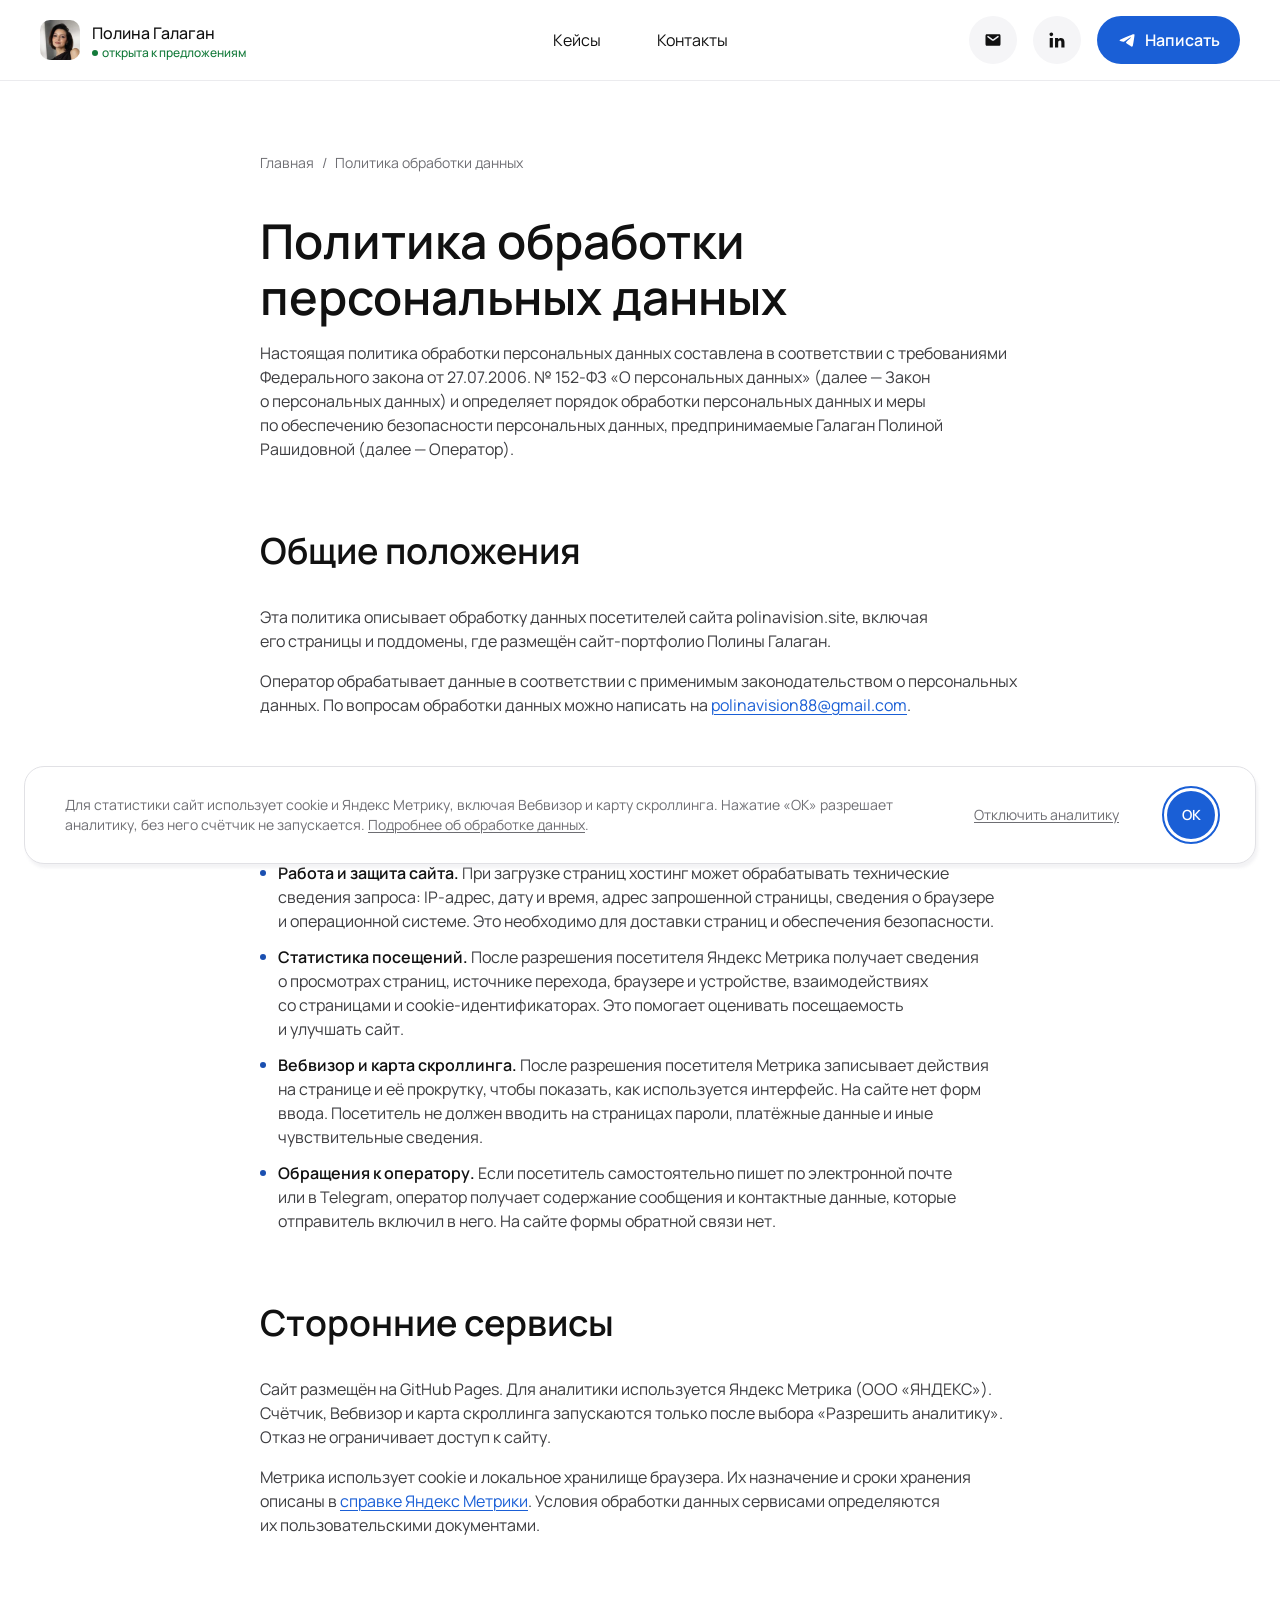
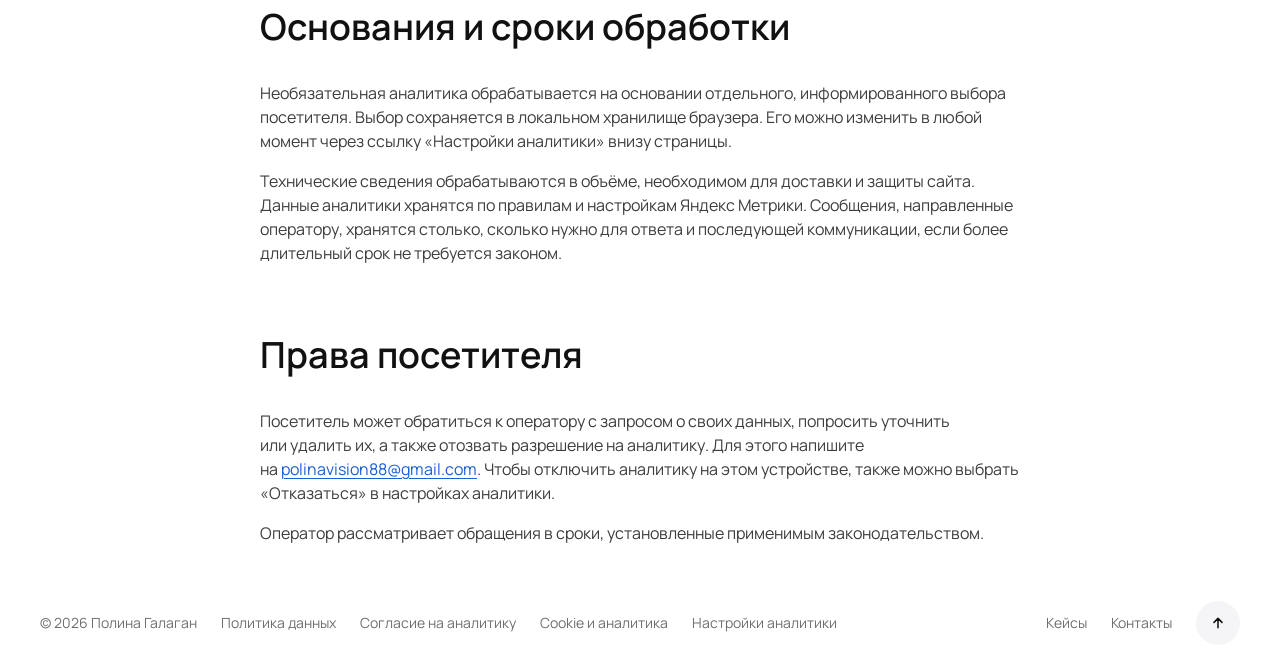
<file: personal-data.html>
<!doctype html>
<html lang="ru">
<head>
  <meta charset="utf-8">
  <meta name="viewport" content="width=device-width, initial-scale=1, viewport-fit=cover">
  <title>Политика обработки персональных данных — Полина Галаган</title>
  <meta name="description" content="Как сайт polinavision.site обрабатывает технические данные и данные аналитики.">
  <meta name="theme-color" content="#FFFFFF">
  <link rel="icon" href="favicon.svg" type="image/svg+xml">
  <link rel="stylesheet" href="styles.css?v=c6fb14b0">
</head>
<body>
  <header class="site-header">
    <div class="container site-header__inner">
      <a class="logo" href="index.html" aria-label="Полина Галаган, на главную">
        <img class="logo__photo" src="assets/photo/avatar.webp?v=a31eb406" alt="" width="40" height="40">
        <span class="logo__text"><span class="logo__name">Полина Галаган</span><span class="logo__status">открыта к предложениям</span></span>
      </a>
      <nav class="nav" aria-label="Основная навигация">
        <ul class="nav__links" id="nav-links" data-open="false">
          <li><a href="index.html#work">Кейсы</a></li>
          <li><a href="index.html#contact">Контакты</a></li>
          <li class="nav__mobile-actions">
            <a class="btn btn--primary nav__mobile-cta" href="https://t.me/polinavision" target="_blank" rel="noopener"><svg width="20" height="20" viewBox="0 0 20 20" fill="none" aria-hidden="true"><path d="M3.53158 9.54974C7.55658 7.78308 10.2399 6.62474 11.5899 6.05808C15.4233 4.44974 16.2233 4.17474 16.7399 4.16641C16.8566 4.16641 17.1066 4.19141 17.2733 4.32474C17.4149 4.44141 17.4483 4.59141 17.4733 4.69974C17.4899 4.80807 17.5149 5.05808 17.4983 5.24974C17.2899 7.44974 16.3899 12.7747 15.9316 15.2331C15.7399 16.2747 15.3566 16.6247 14.9899 16.6581C14.1899 16.7331 13.5816 16.1247 12.7982 15.6164C11.5816 14.8164 10.8983 14.3164 9.71493 13.5331C8.34826 12.6331 9.23158 12.1331 10.0149 11.3247C10.2149 11.1164 13.7566 7.88308 13.8233 7.58308C13.8316 7.54974 13.8399 7.40807 13.7566 7.3414C13.6733 7.2664 13.5566 7.2914 13.4733 7.3164C13.3483 7.3414 11.4066 8.63307 7.64825 11.1914C7.09825 11.5747 6.59826 11.7581 6.14826 11.7497C5.6566 11.7414 4.70658 11.4664 3.99825 11.2414C3.13158 10.9581 2.44827 10.8081 2.5066 10.3247C2.53993 10.0747 2.88158 9.81641 3.53158 9.55807V9.54974Z" fill="currentColor"/></svg>Написать<span class="visually-hidden"> (откроется в новой вкладке)</span></a>
            <a class="icon-btn nav__mobile-icon" href="mailto:polinavision88@gmail.com" aria-label="Написать на почту polinavision88@gmail.com"><svg width="20" height="20" viewBox="0 0 20 20" fill="none" aria-hidden="true"><path d="M2.5 6.8335V13.1668C2.5 14.1003 2.5 14.5667 2.68166 14.9232C2.84144 15.2368 3.09623 15.4921 3.40983 15.6519C3.766 15.8333 4.23249 15.8333 5.16409 15.8333H14.8359C15.7675 15.8333 16.2333 15.8333 16.5895 15.6519C16.9031 15.4921 17.1587 15.2368 17.3185 14.9232C17.5 14.5671 17.5 14.1012 17.5 13.1696V6.83076C17.5 5.89916 17.5 5.43267 17.3185 5.0765C17.1587 4.76289 16.9031 4.50811 16.5895 4.34832C16.233 4.16667 15.7669 4.16667 14.8335 4.16667H5.16683C4.23341 4.16667 3.76635 4.16667 3.40983 4.34832C3.09623 4.50811 2.84144 4.76289 2.68166 5.0765C2.5 5.43302 2.5 5.90008 2.5 6.8335Z" fill="currentColor"/><path d="M5 6.66667L8.73837 9.39729L8.73973 9.39841C9.19184 9.72865 9.41803 9.89386 9.66577 9.95769C9.88475 10.0141 10.1149 10.0141 10.3339 9.95769C10.5819 9.89381 10.8087 9.72811 11.2616 9.3973L15 6.66667" stroke="#EDEEF3" stroke-width="1.5" stroke-linecap="round" stroke-linejoin="round"/></svg></a>
            <a class="icon-btn nav__mobile-icon" href="https://www.linkedin.com/in/polina-galagan/" target="_blank" rel="noopener" aria-label="LinkedIn (откроется в новой вкладке)"><svg width="20" height="20" viewBox="0 0 20 20" fill="none" aria-hidden="true"><path d="M5.86723 17.5006H2.7089V8.02557H5.86723V17.5006ZM6.1839 4.34224C6.1839 3.34224 5.39224 2.5339 4.39224 2.50057C3.37557 2.47557 2.52557 3.27557 2.50057 4.29223C2.47557 5.3089 3.27556 6.1589 4.29223 6.1839C5.32556 6.19223 6.16723 5.37558 6.1839 4.34224ZM17.4589 11.7756C17.4589 8.82557 15.5506 7.92557 13.9256 7.92557C12.7839 7.89223 11.7089 8.45057 11.0839 9.40057V8.0339H8.0339V17.5089H11.1922V12.5922V12.4339C11.1256 11.4256 11.8922 10.5506 12.9006 10.4839C13.7256 10.4839 14.3506 11.0172 14.3506 12.5172V17.5089H17.5089L17.4672 11.7839L17.4589 11.7756Z" fill="currentColor"/></svg></a>
          </li>
        </ul>
        <div class="nav__actions">
          <a class="icon-btn" href="mailto:polinavision88@gmail.com" aria-label="Написать на почту polinavision88@gmail.com" title="polinavision88@gmail.com"><svg width="20" height="20" viewBox="0 0 20 20" fill="none" aria-hidden="true"><path d="M2.5 6.8335V13.1668C2.5 14.1003 2.5 14.5667 2.68166 14.9232C2.84144 15.2368 3.09623 15.4921 3.40983 15.6519C3.766 15.8333 4.23249 15.8333 5.16409 15.8333H14.8359C15.7675 15.8333 16.2333 15.8333 16.5895 15.6519C16.9031 15.4921 17.1587 15.2368 17.3185 14.9232C17.5 14.5671 17.5 14.1012 17.5 13.1696V6.83076C17.5 5.89916 17.5 5.43267 17.3185 5.0765C17.1587 4.76289 16.9031 4.50811 16.5895 4.34832C16.233 4.16667 15.7669 4.16667 14.8335 4.16667H5.16683C4.23341 4.16667 3.76635 4.16667 3.40983 4.34832C3.09623 4.50811 2.84144 4.76289 2.68166 5.0765C2.5 5.43302 2.5 5.90008 2.5 6.8335Z" fill="currentColor"/><path d="M5 6.66667L8.73837 9.39729L8.73973 9.39841C9.19184 9.72865 9.41803 9.89386 9.66577 9.95769C9.88475 10.0141 10.1149 10.0141 10.3339 9.95769C10.5819 9.89381 10.8087 9.72811 11.2616 9.3973L15 6.66667" stroke="#EDEEF3" stroke-width="1.5" stroke-linecap="round" stroke-linejoin="round"/></svg></a>
          <a class="icon-btn" href="https://www.linkedin.com/in/polina-galagan/" target="_blank" rel="noopener" aria-label="LinkedIn (откроется в новой вкладке)" title="LinkedIn"><svg width="20" height="20" viewBox="0 0 20 20" fill="none" aria-hidden="true"><path d="M5.86723 17.5006H2.7089V8.02557H5.86723V17.5006ZM6.1839 4.34224C6.1839 3.34224 5.39224 2.5339 4.39224 2.50057C3.37557 2.47557 2.52557 3.27557 2.50057 4.29223C2.47557 5.3089 3.27556 6.1589 4.29223 6.1839C5.32556 6.19223 6.16723 5.37558 6.1839 4.34224ZM17.4589 11.7756C17.4589 8.82557 15.5506 7.92557 13.9256 7.92557C12.7839 7.89223 11.7089 8.45057 11.0839 9.40057V8.0339H8.0339V17.5089H11.1922V12.5922V12.4339C11.1256 11.4256 11.8922 10.5506 12.9006 10.4839C13.7256 10.4839 14.3506 11.0172 14.3506 12.5172V17.5089H17.5089L17.4672 11.7839L17.4589 11.7756Z" fill="currentColor"/></svg></a>
          <a class="btn btn--primary" href="https://t.me/polinavision" target="_blank" rel="noopener"><svg width="20" height="20" viewBox="0 0 20 20" fill="none" aria-hidden="true"><path d="M3.53158 9.54974C7.55658 7.78308 10.2399 6.62474 11.5899 6.05808C15.4233 4.44974 16.2233 4.17474 16.7399 4.16641C16.8566 4.16641 17.1066 4.19141 17.2733 4.32474C17.4149 4.44141 17.4483 4.59141 17.4733 4.69974C17.4899 4.80807 17.5149 5.05808 17.4983 5.24974C17.2899 7.44974 16.3899 12.7747 15.9316 15.2331C15.7399 16.2747 15.3566 16.6247 14.9899 16.6581C14.1899 16.7331 13.5816 16.1247 12.7982 15.6164C11.5816 14.8164 10.8983 14.3164 9.71493 13.5331C8.34826 12.6331 9.23158 12.1331 10.0149 11.3247C10.2149 11.1164 13.7566 7.88308 13.8233 7.58308C13.8316 7.54974 13.8399 7.40807 13.7566 7.3414C13.6733 7.2664 13.5566 7.2914 13.4733 7.3164C13.3483 7.3414 11.4066 8.63307 7.64825 11.1914C7.09825 11.5747 6.59826 11.7581 6.14826 11.7497C5.6566 11.7414 4.70658 11.4664 3.99825 11.2414C3.13158 10.9581 2.44827 10.8081 2.5066 10.3247C2.53993 10.0747 2.88158 9.81641 3.53158 9.55807V9.54974Z" fill="currentColor"/></svg>Написать<span class="visually-hidden"> (откроется в новой вкладке)</span></a>
        </div>
        <button class="nav-toggle" id="nav-toggle" type="button" aria-expanded="false" aria-controls="nav-links" aria-label="Открыть меню">
          <svg class="icon-open" viewBox="0 0 24 24" fill="none" stroke="currentColor" stroke-width="1.8" stroke-linecap="round" aria-hidden="true"><path d="M4 8h16M4 16h16"/></svg>
          <svg class="icon-close" viewBox="0 0 24 24" fill="none" stroke="currentColor" stroke-width="1.8" stroke-linecap="round" aria-hidden="true"><path d="M6 6l12 12M18 6 6 18"/></svg>
        </button>
      </nav>
    </div>
  </header>
  <main id="main" class="case-page legal-page">
    <section class="case-hero" aria-labelledby="doc-title">
      <nav class="breadcrumbs" aria-label="Хлебные крошки"><ol><li><a href="index.html">Главная</a></li><li aria-current="page">Политика обработки данных</li></ol></nav>
      <div class="case-hero__inner"><div class="case-hero__text">
        <h1 id="doc-title">Политика обработки персональных данных</h1>
        <p class="case-hero__lead legal-page__opening">Настоящая политика обработки персональных данных составлена в&nbsp;соответствии с&nbsp;требованиями Федерального закона от&nbsp;27.07.2006.&nbsp;№&nbsp;<span class="nowrap"><span class="nowrap">152-ФЗ</span></span> «О&nbsp;персональных данных» (далее&nbsp;— Закон о&nbsp;персональных данных) и&nbsp;определяет порядок обработки персональных данных и&nbsp;меры по&nbsp;обеспечению безопасности персональных данных, предпринимаемые&nbsp;Галаган Полиной Рашидовной&nbsp;(далее&nbsp;— Оператор).</p>
      </div></div>
    </section>
    <section class="case-section" aria-labelledby="scope">
      <div class="case-section__head"><h2 id="scope">Общие положения</h2></div>
      <div class="case-section__body"><div class="prose">
        <p>Эта политика описывает обработку данных посетителей сайта polinavision.site, включая его&nbsp;страницы и&nbsp;поддомены, где&nbsp;размещён <span class="nowrap"><span class="nowrap">сайт-портфолио</span></span> Полины Галаган.</p>
        <p>Оператор обрабатывает данные в&nbsp;соответствии с&nbsp;применимым законодательством о&nbsp;персональных данных. По&nbsp;вопросам обработки данных можно написать на&nbsp;<a href="mailto:polinavision88@gmail.com">polinavision88@gmail.com</a>.</p>
      </div></div>
    </section>
    <section class="case-section" aria-labelledby="purposes">
      <div class="case-section__head"><h2 id="purposes">Какие данные и&nbsp;для&nbsp;чего обрабатываются</h2></div>
      <div class="case-section__body"><div class="prose">
        <ul>
          <li><strong>Работа и&nbsp;защита сайта.</strong> При&nbsp;загрузке страниц хостинг может обрабатывать технические сведения запроса: <span class="nowrap"><span class="nowrap">IP-адрес</span></span>, дату и&nbsp;время, адрес запрошенной страницы, сведения о&nbsp;браузере и&nbsp;операционной системе. Это&nbsp;необходимо для&nbsp;доставки страниц и&nbsp;обеспечения безопасности.</li>
          <li><strong>Статистика посещений.</strong> После разрешения посетителя Яндекс Метрика получает сведения о&nbsp;просмотрах страниц, источнике перехода, браузере и&nbsp;устройстве, взаимодействиях со&nbsp;страницами и&nbsp;<span class="nowrap"><span class="nowrap">cookie-идентификаторах</span></span>. Это&nbsp;помогает оценивать посещаемость и&nbsp;улучшать сайт.</li>
          <li><strong>Вебвизор и&nbsp;карта скроллинга.</strong> После разрешения посетителя Метрика записывает действия на&nbsp;странице и&nbsp;её&nbsp;прокрутку, чтобы показать, как&nbsp;используется интерфейс. На&nbsp;сайте нет форм ввода. Посетитель не&nbsp;должен вводить на&nbsp;страницах пароли, платёжные данные и&nbsp;иные чувствительные сведения.</li>
          <li><strong>Обращения к&nbsp;оператору.</strong> Если посетитель самостоятельно пишет по&nbsp;электронной почте или&nbsp;в&nbsp;Telegram, оператор получает содержание сообщения и&nbsp;контактные данные, которые отправитель включил в&nbsp;него. На&nbsp;сайте формы обратной связи нет.</li>
        </ul>
      </div></div>
    </section>
    <section class="case-section" aria-labelledby="services">
      <div class="case-section__head"><h2 id="services">Сторонние сервисы</h2></div>
      <div class="case-section__body"><div class="prose">
        <p>Сайт размещён на&nbsp;GitHub Pages. Для&nbsp;аналитики используется Яндекс Метрика (ООО «ЯНДЕКС»). Счётчик, Вебвизор и&nbsp;карта скроллинга запускаются только после выбора «Разрешить аналитику». Отказ не&nbsp;ограничивает доступ к&nbsp;сайту.</p>
        <p>Метрика использует cookie и&nbsp;локальное хранилище браузера. Их&nbsp;назначение и&nbsp;сроки хранения описаны в&nbsp;<a href="https://yandex.ru/support/metrica/ru/general/cookie-usage" target="_blank" rel="noopener">справке Яндекс Метрики</a>. Условия обработки данных сервисами определяются их&nbsp;пользовательскими документами.</p>
      </div></div>
    </section>
    <section class="case-section" aria-labelledby="grounds">
      <div class="case-section__head"><h2 id="grounds">Основания и&nbsp;сроки обработки</h2></div>
      <div class="case-section__body"><div class="prose">
        <p>Необязательная аналитика обрабатывается на&nbsp;основании отдельного, информированного выбора посетителя. Выбор сохраняется в&nbsp;локальном хранилище браузера. Его&nbsp;можно изменить в&nbsp;любой момент через ссылку «Настройки аналитики» внизу страницы.</p>
        <p>Технические сведения обрабатываются в&nbsp;объёме, необходимом для&nbsp;доставки и&nbsp;защиты сайта. Данные аналитики хранятся по&nbsp;правилам и&nbsp;настройкам Яндекс Метрики. Сообщения, направленные оператору, хранятся столько, сколько нужно для&nbsp;ответа и&nbsp;последующей коммуникации, если более длительный срок не&nbsp;требуется законом.</p>
      </div></div>
    </section>
    <section class="case-section" aria-labelledby="rights">
      <div class="case-section__head"><h2 id="rights">Права посетителя</h2></div>
      <div class="case-section__body"><div class="prose">
        <p>Посетитель может обратиться к&nbsp;оператору с&nbsp;запросом о&nbsp;своих данных, попросить уточнить или&nbsp;удалить их, а&nbsp;также отозвать разрешение на&nbsp;аналитику. Для&nbsp;этого напишите на&nbsp;<a href="mailto:polinavision88@gmail.com">polinavision88@gmail.com</a>. Чтобы отключить аналитику на&nbsp;этом устройстве, также можно выбрать «Отказаться» в&nbsp;настройках аналитики.</p>
        <p>Оператор рассматривает обращения в&nbsp;сроки, установленные применимым законодательством.</p>
      </div></div>
    </section>
  </main>
  <footer class="site-footer">
    <div class="site-footer__inner">
      <div class="site-footer__left">
        <p>© <span id="year">2026</span> Полина Галаган</p>
        <ul class="site-footer__legal">
        <li><a href="personal-data.html">Политика данных</a></li>
        <li><a href="analytics-consent.html">Согласие на аналитику</a></li>
        <li><a href="cookies.html">Cookie и аналитика</a></li>
        <li><button type="button" class="site-footer__settings" id="analytics-settings" aria-haspopup="dialog">Настройки аналитики</button></li>
        </ul>
      </div>
      <ul class="site-footer__links" aria-label="Навигация в подвале">
        <li><a href="index.html#work">Кейсы</a></li>
        <li><a href="index.html#contact">Контакты</a></li>
        <li><a class="site-footer__top" href="#main" aria-label="К началу страницы"><span class="icon-btn"><svg width="17" height="17" viewBox="0 0 16.667 16.667" fill="none" aria-hidden="true"><path d="M8.33333 13.1947V3.47249M12.5 7.63916L8.33333 3.47249L4.16667 7.63916" stroke="currentColor" stroke-width="1.6" stroke-linecap="round" stroke-linejoin="round"/></svg></span></a></li>
      </ul>
    </div>
  </footer>
  <section class="analytics-consent" id="analytics-consent" role="dialog" aria-modal="true" aria-labelledby="analytics-title" aria-describedby="analytics-description" hidden>
    <div class="analytics-consent__inner">
      <h2 class="visually-hidden" id="analytics-title">Настройки аналитики</h2>
      <div class="analytics-consent__copy">
        <p id="analytics-description">Для&nbsp;статистики сайт использует cookie и&nbsp;Яндекс Метрику, включая Вебвизор и&nbsp;карту скроллинга. Нажатие «ОК» разрешает аналитику, без&nbsp;него счётчик не&nbsp;запускается. <a href="personal-data.html">Подробнее об&nbsp;обработке данных</a>.</p>
        <a href="#" class="analytics-consent__reject" data-analytics-choice="reject">Отключить аналитику</a>
      </div>
      <button type="button" class="analytics-consent__ok" data-analytics-choice="accept">ОК</button>
      <p class="analytics-consent__status" id="analytics-status" role="status" aria-live="polite"></p>
    </div>
  </section>
  <script src="script.js?v=8c6759fa" defer></script>
  <script src="analytics.js" defer></script>
</body>
</html>
</file>
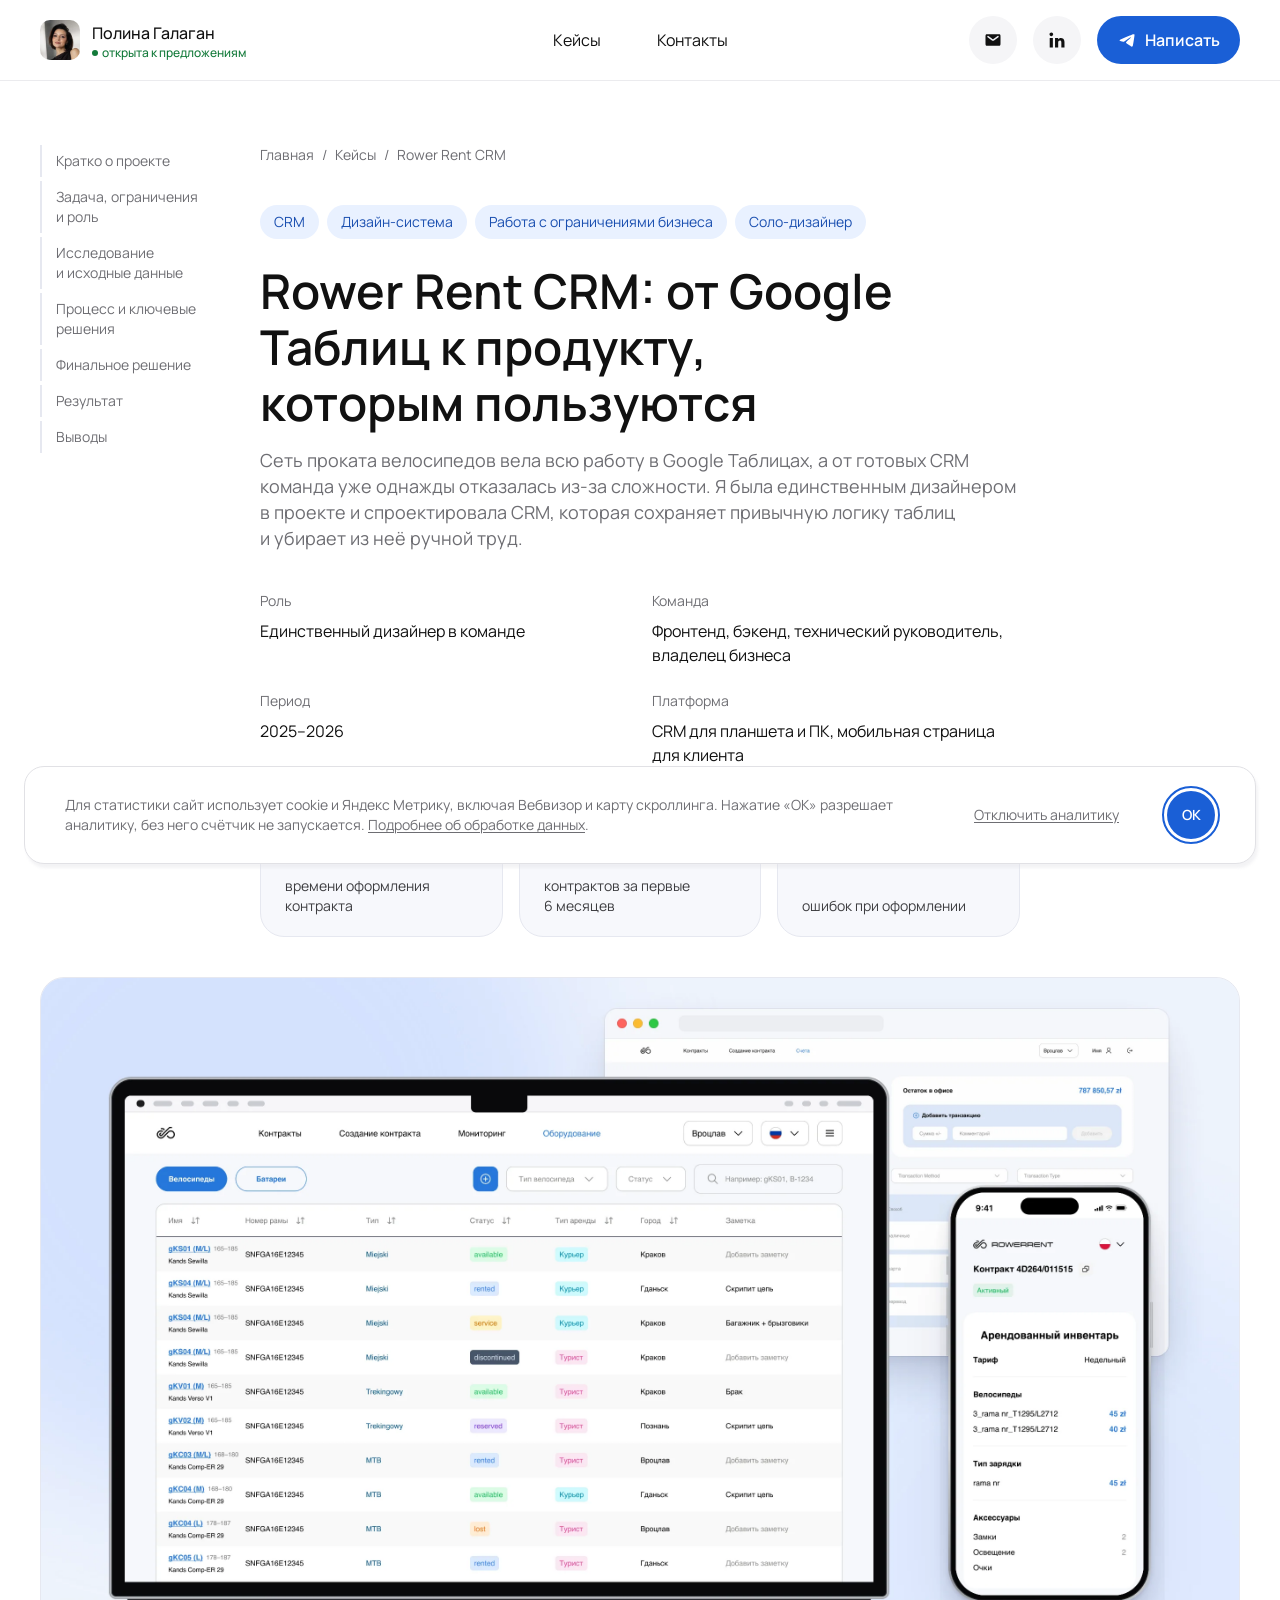
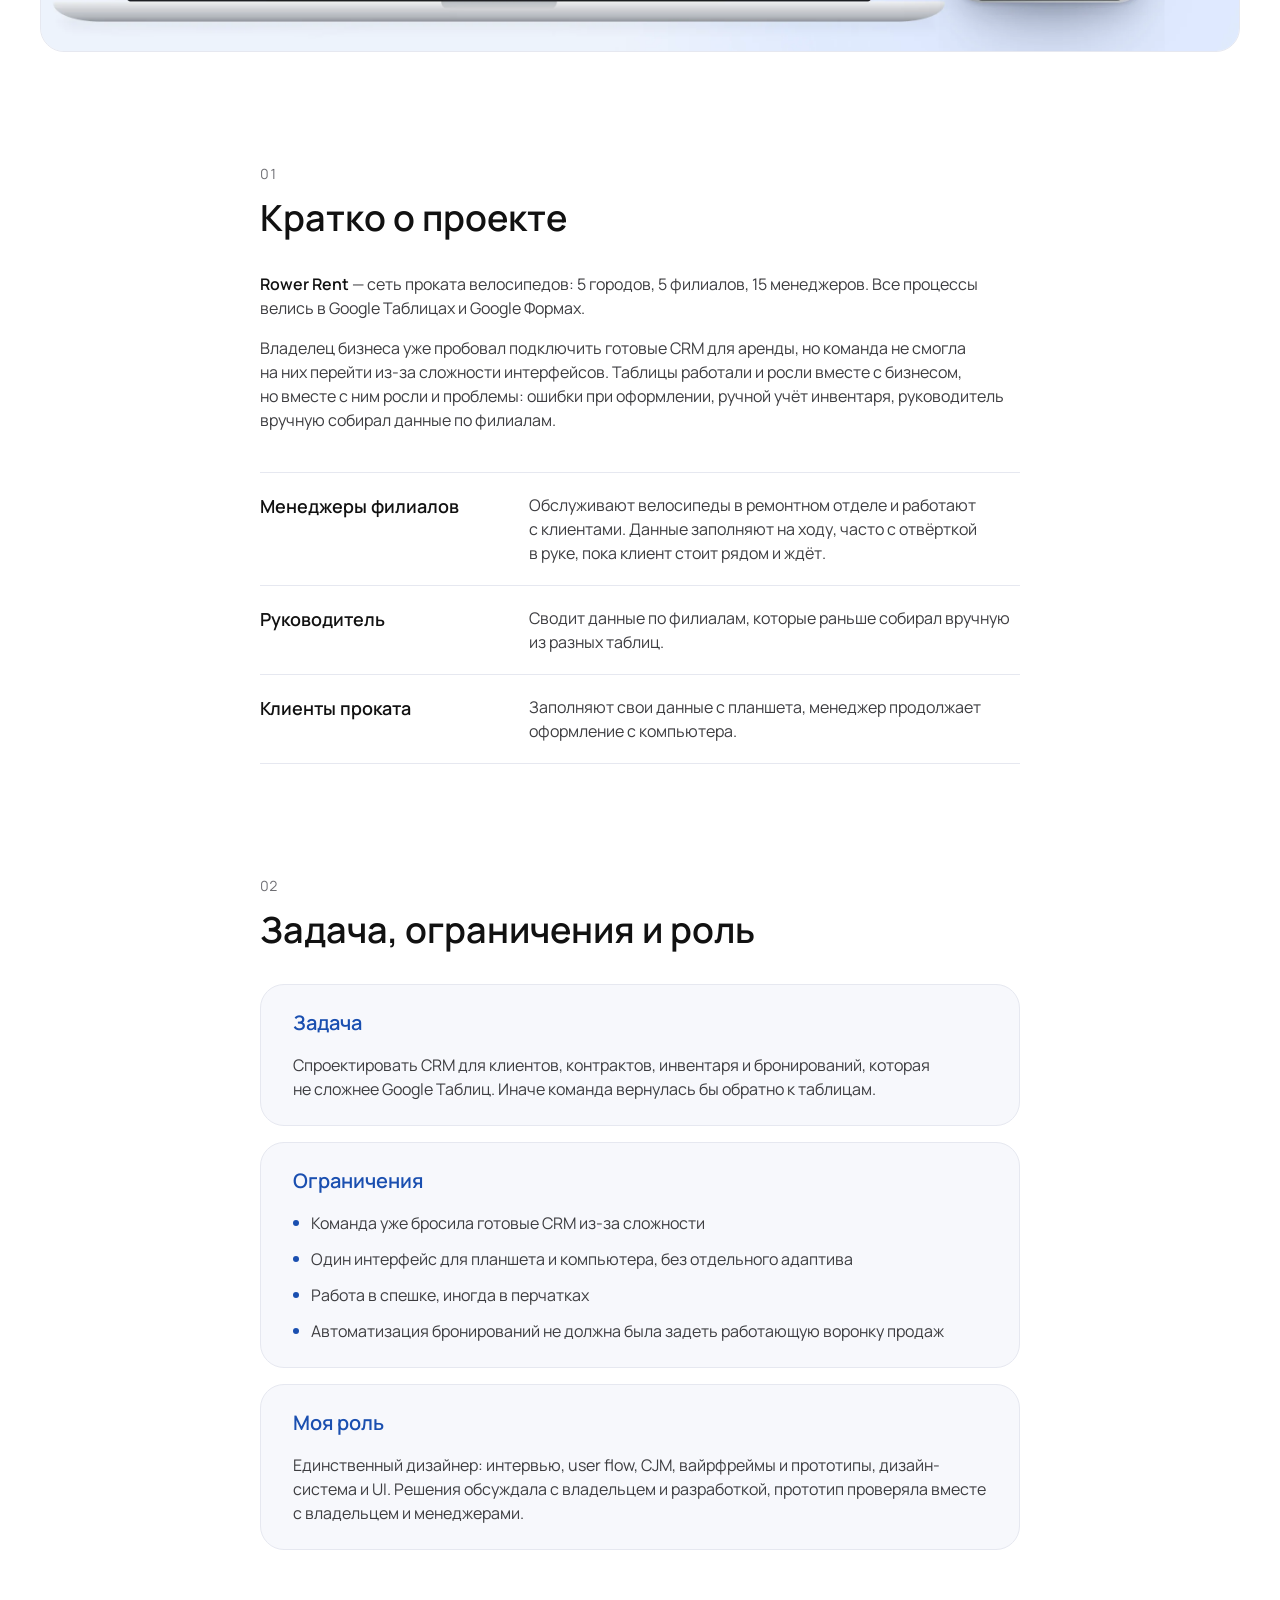
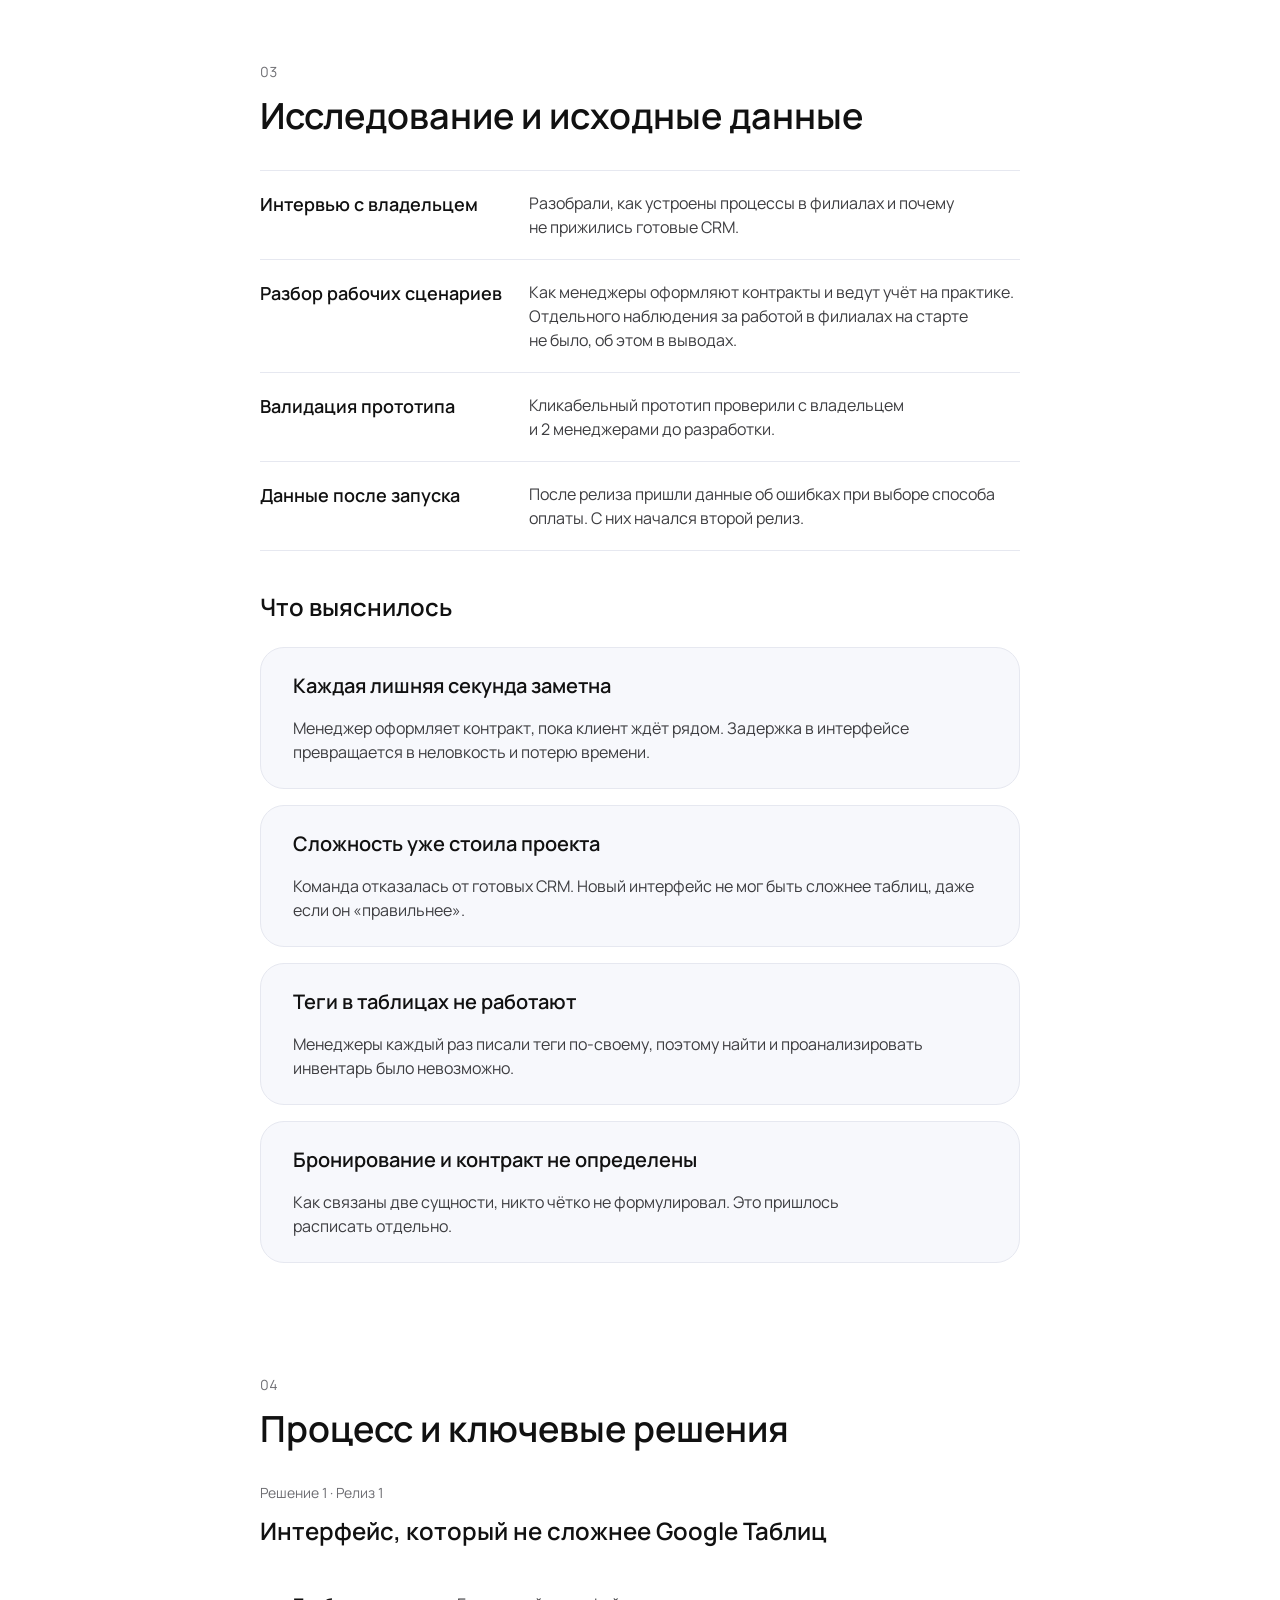
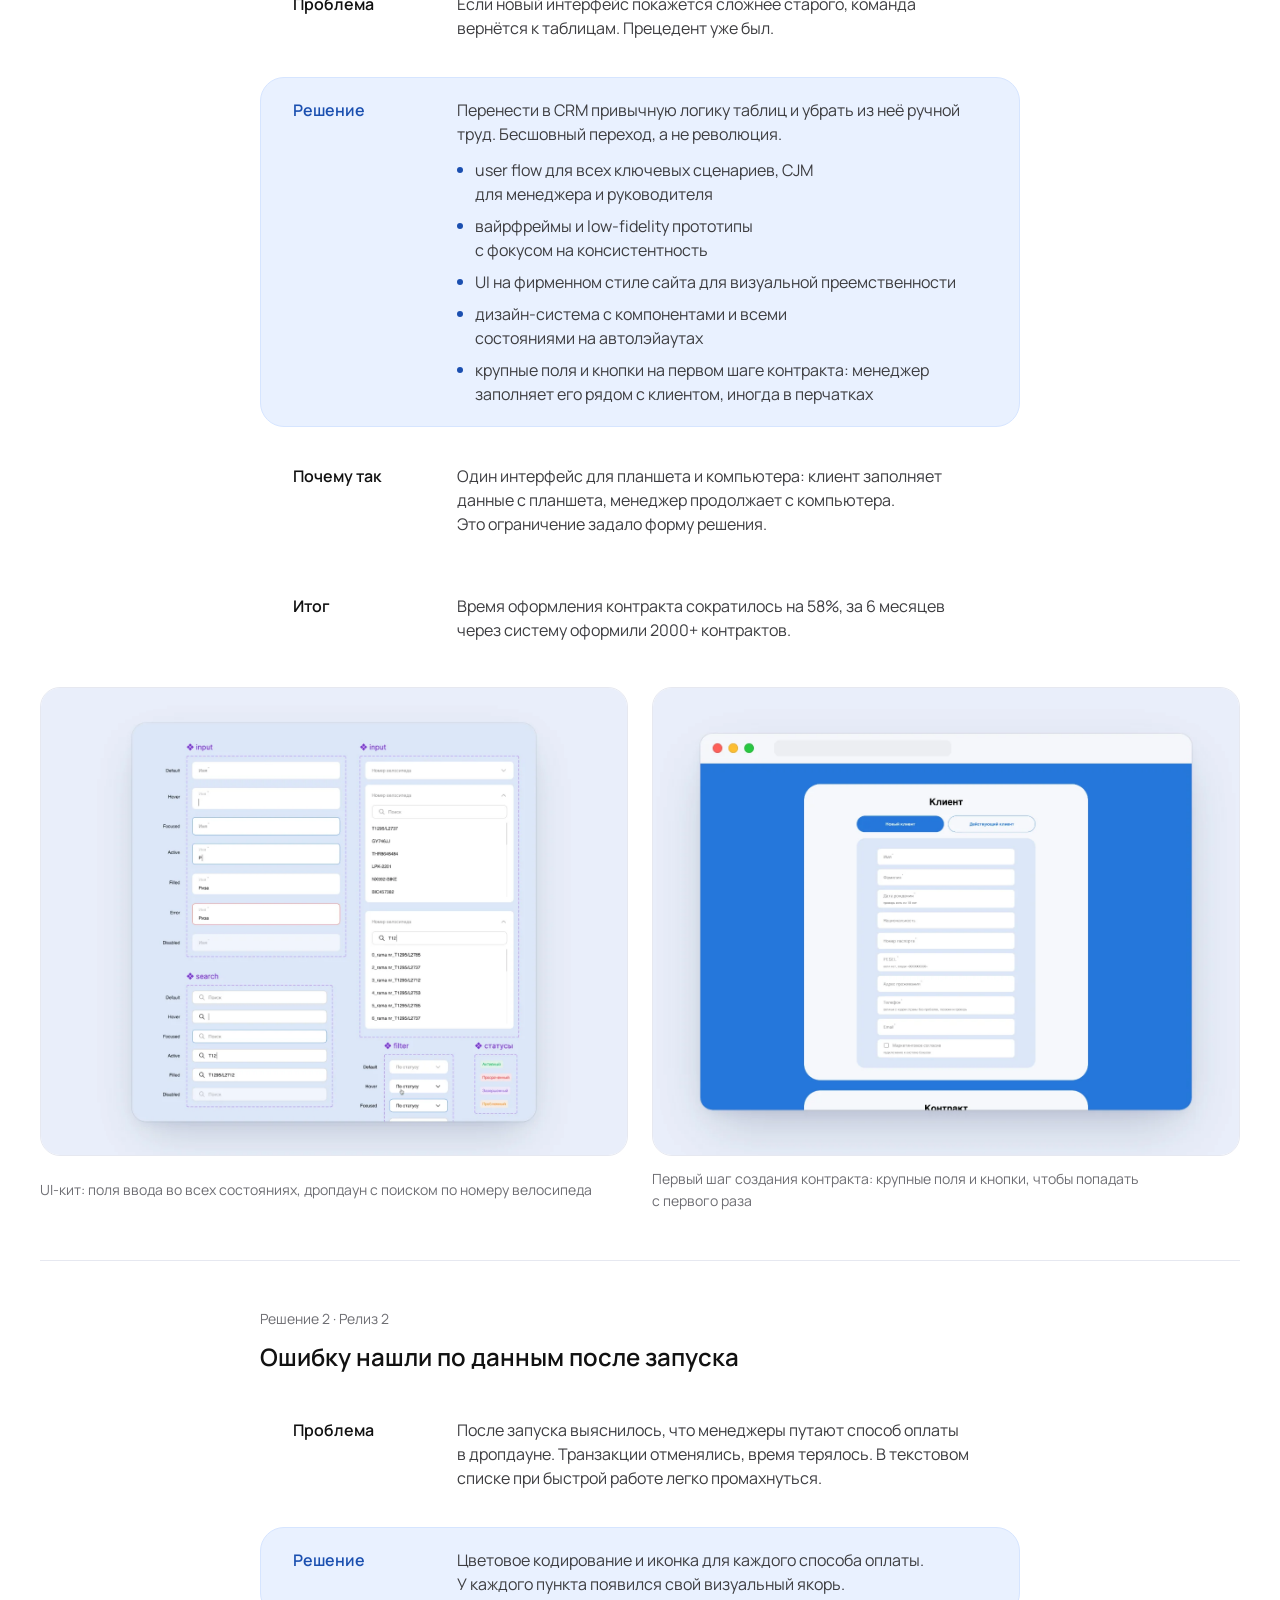
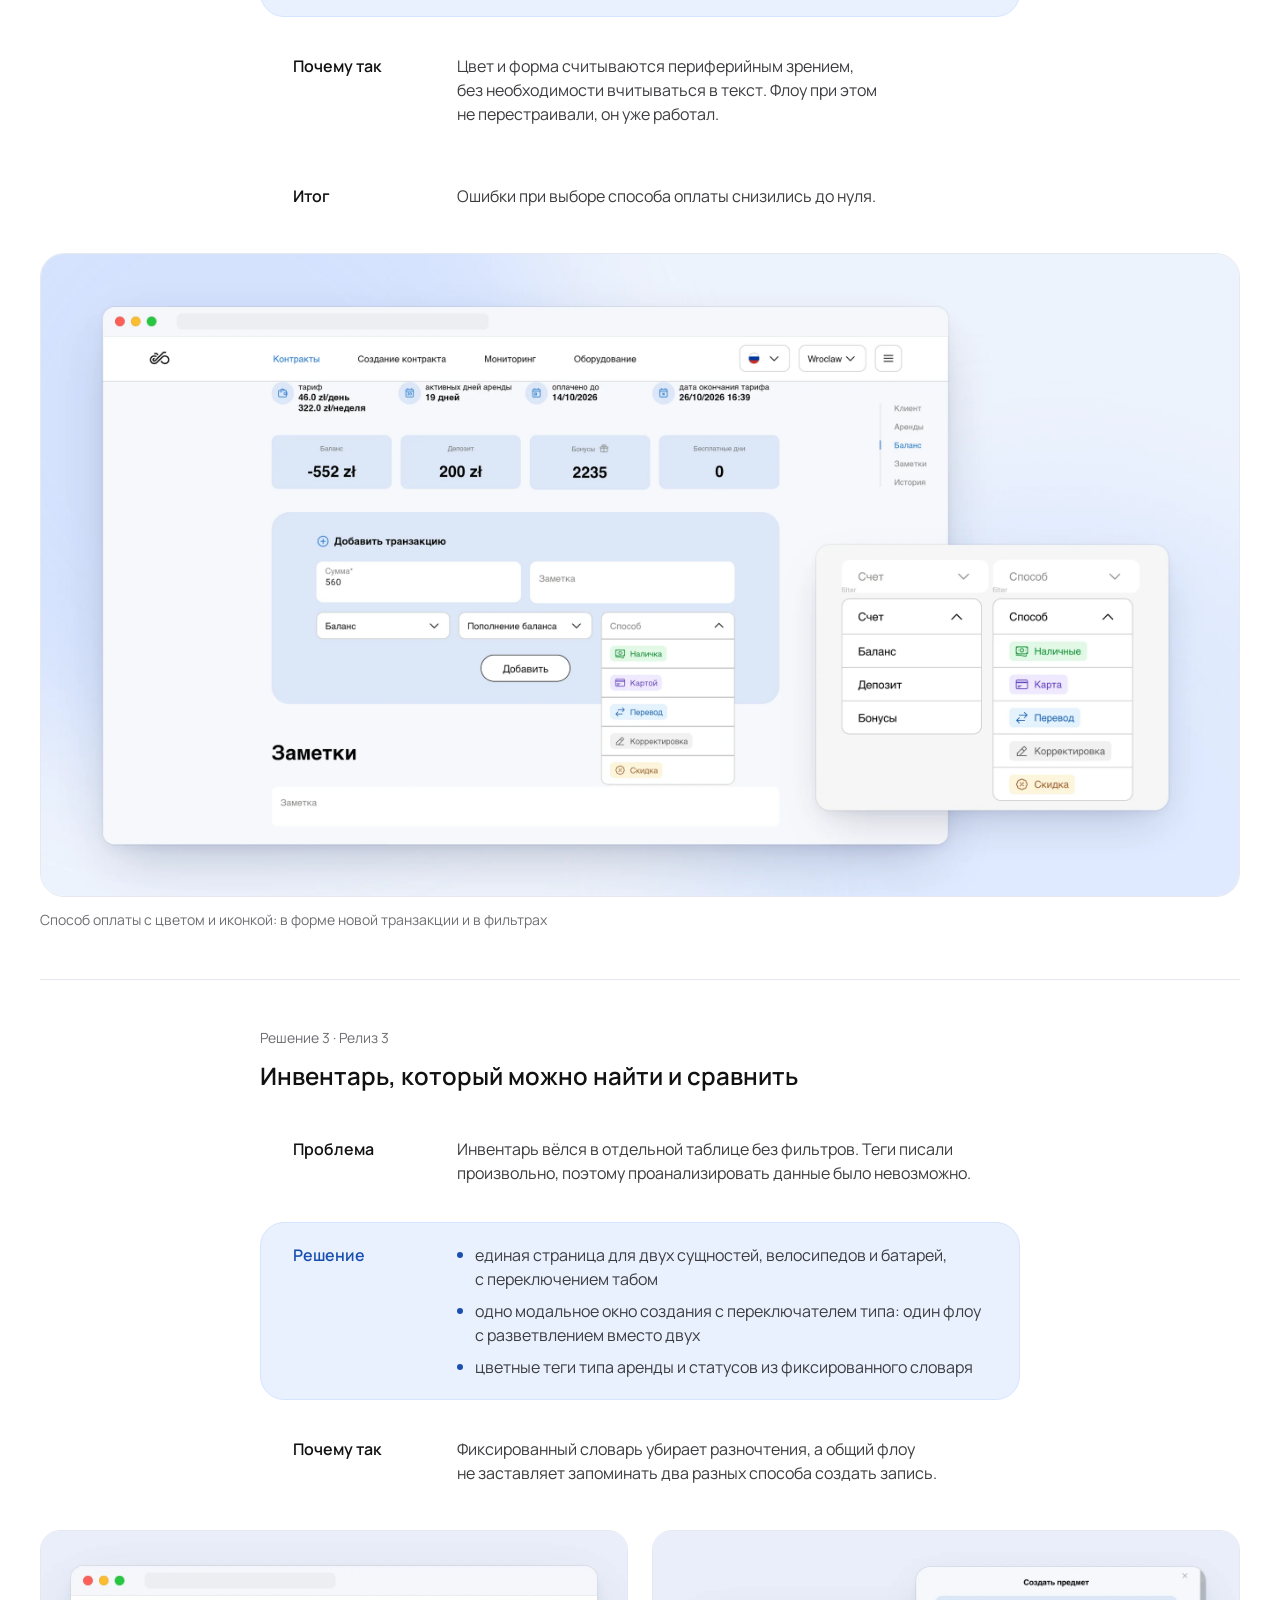
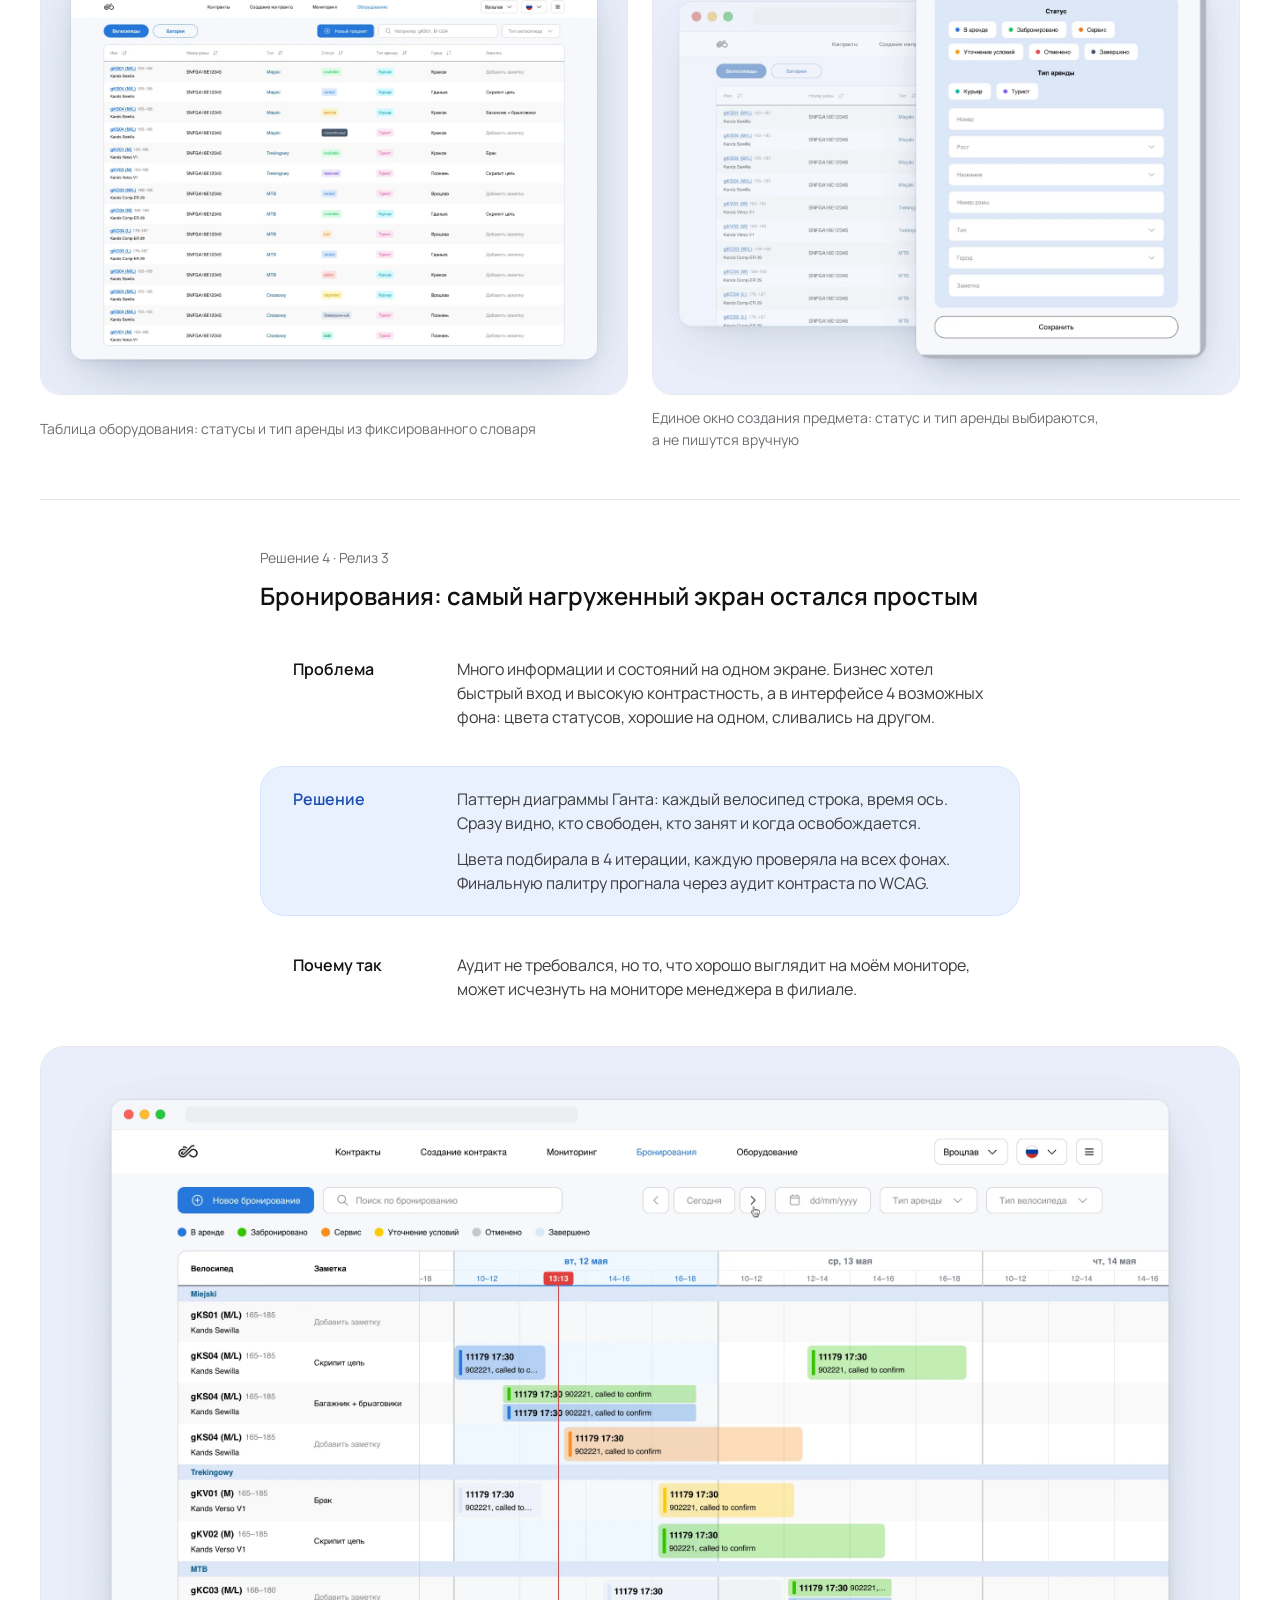
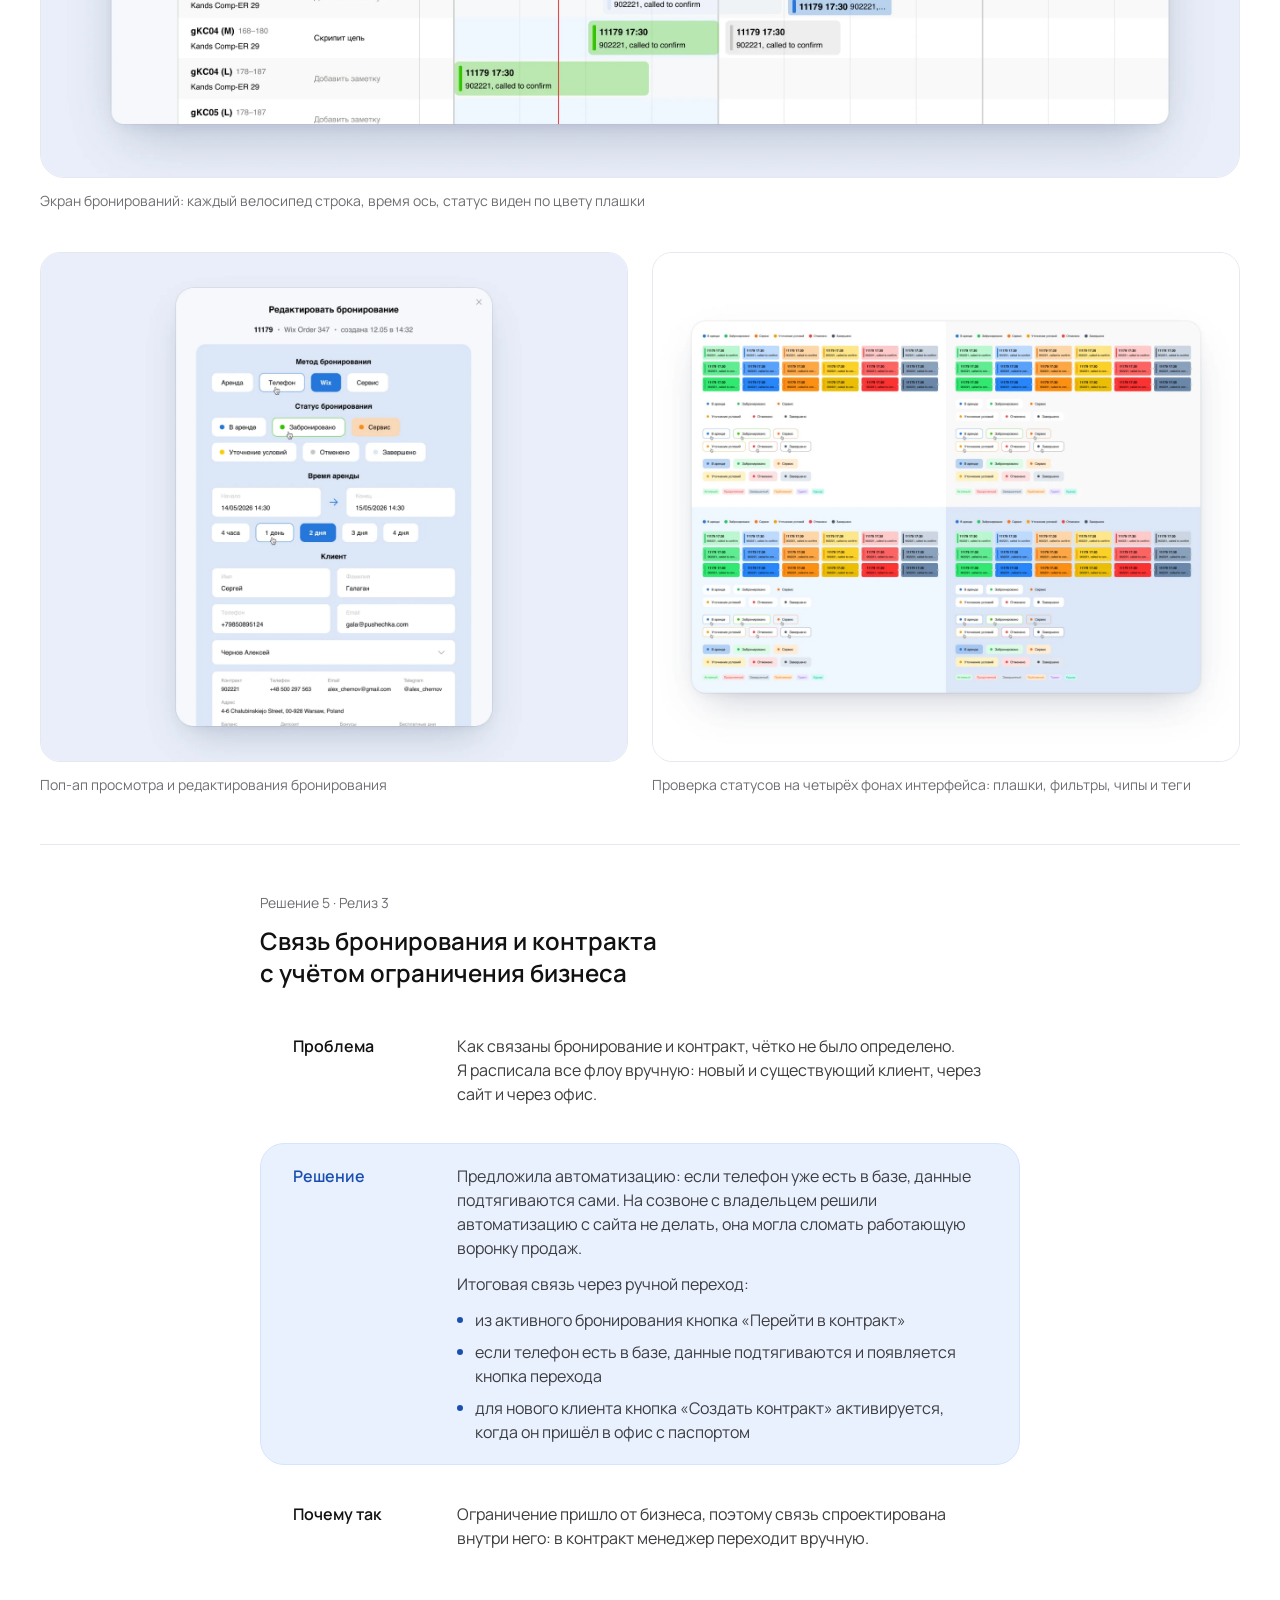
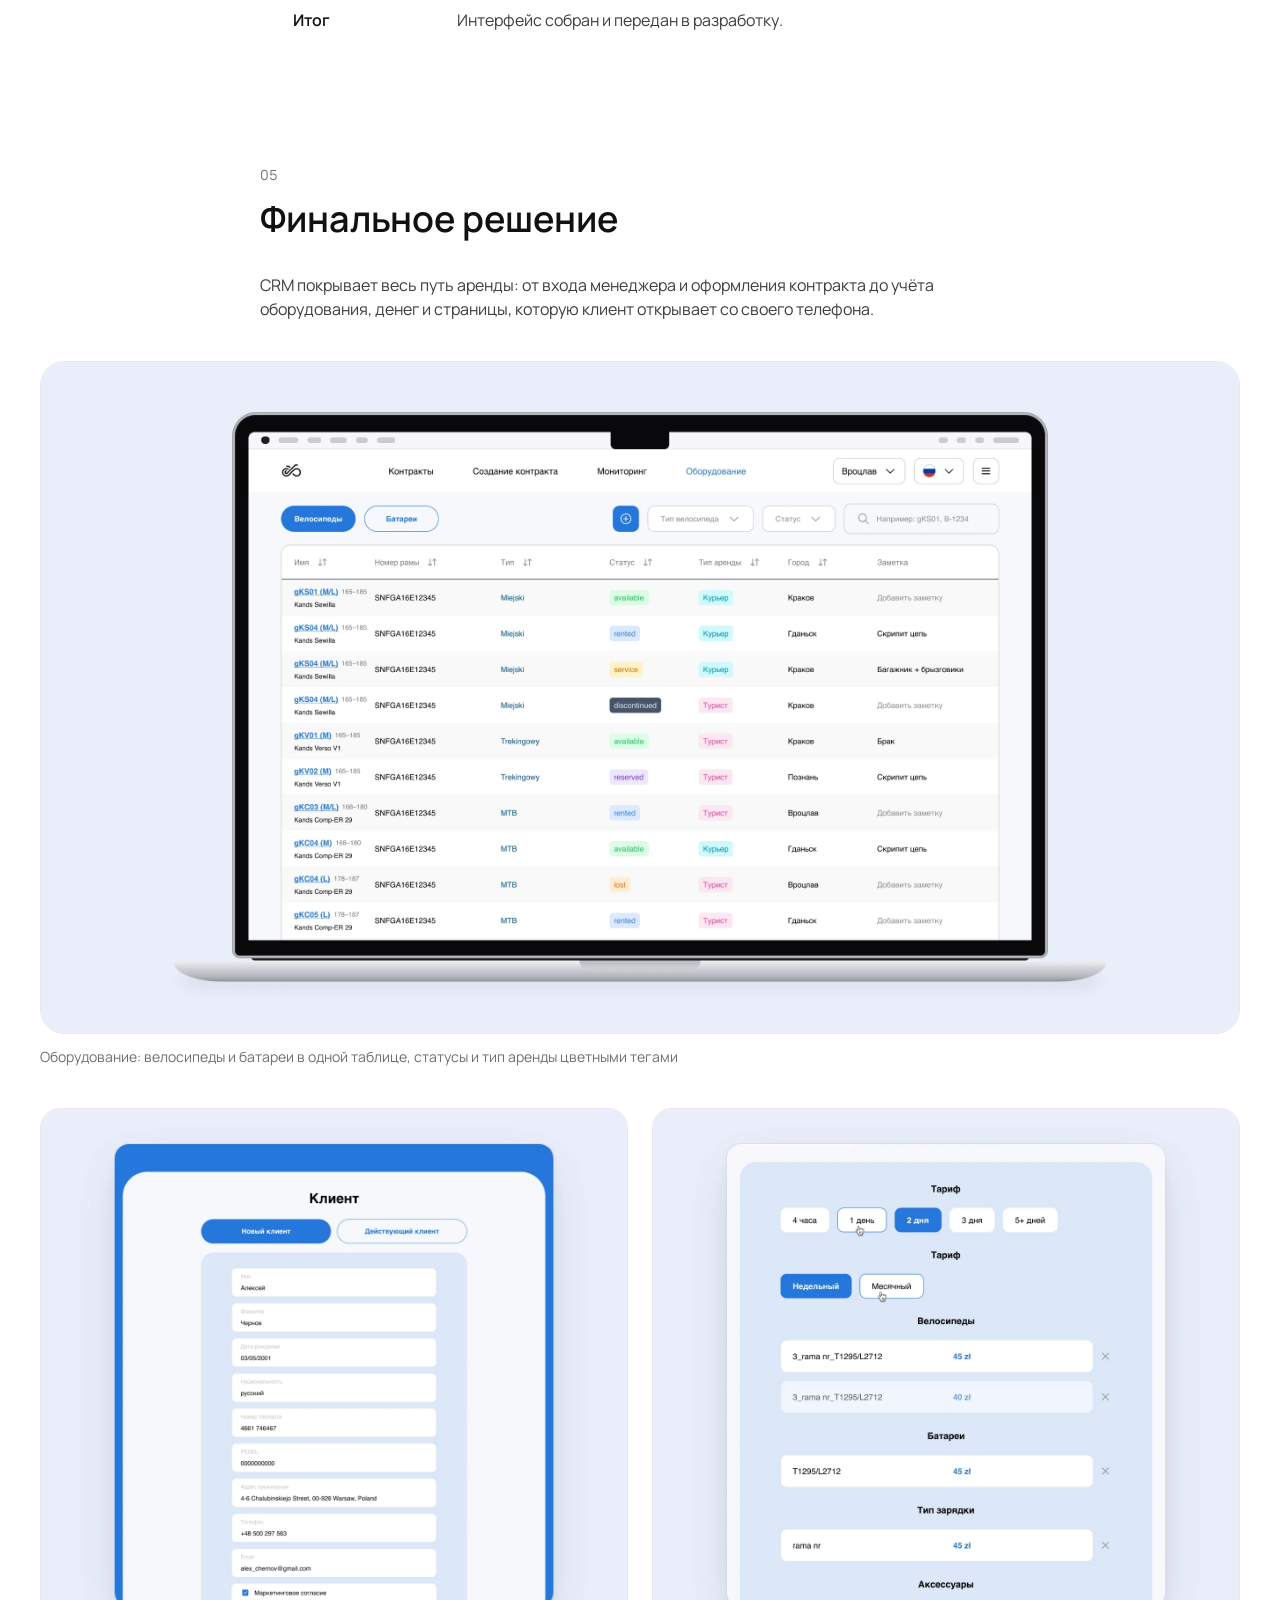
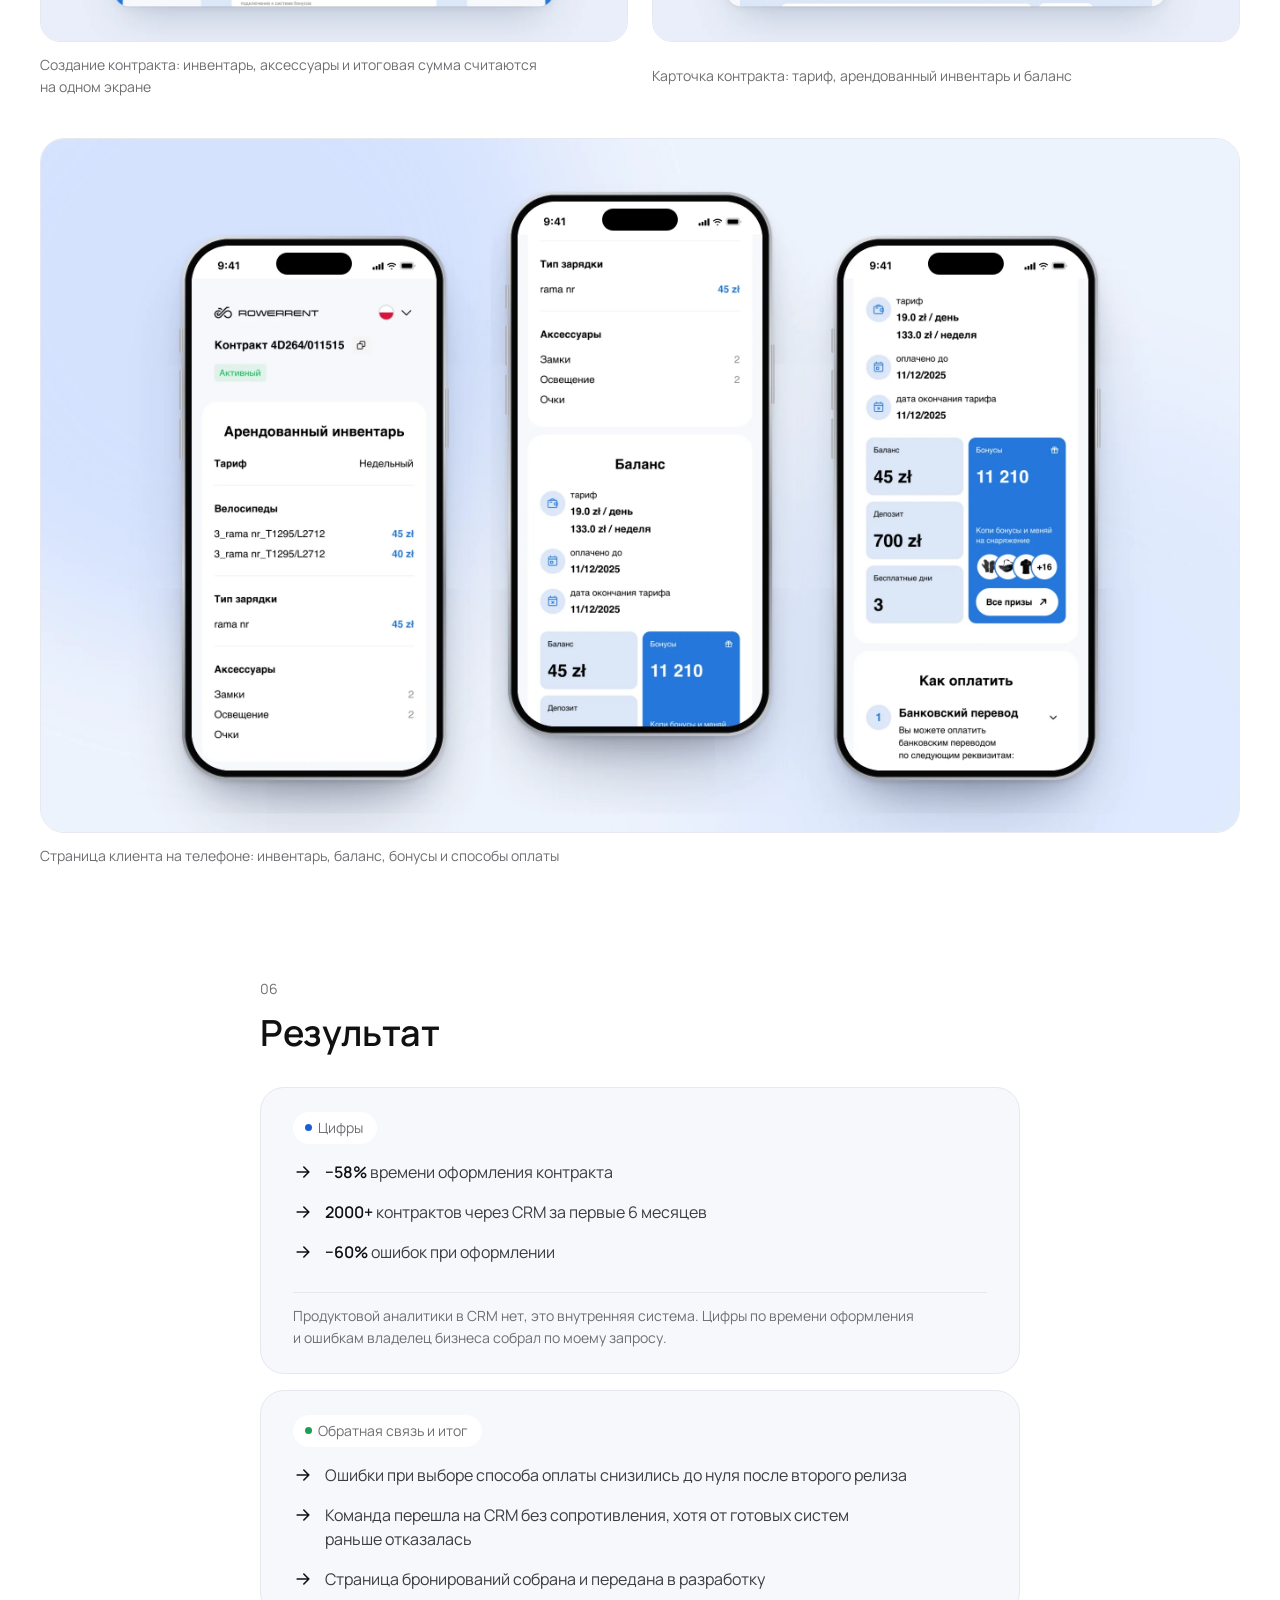
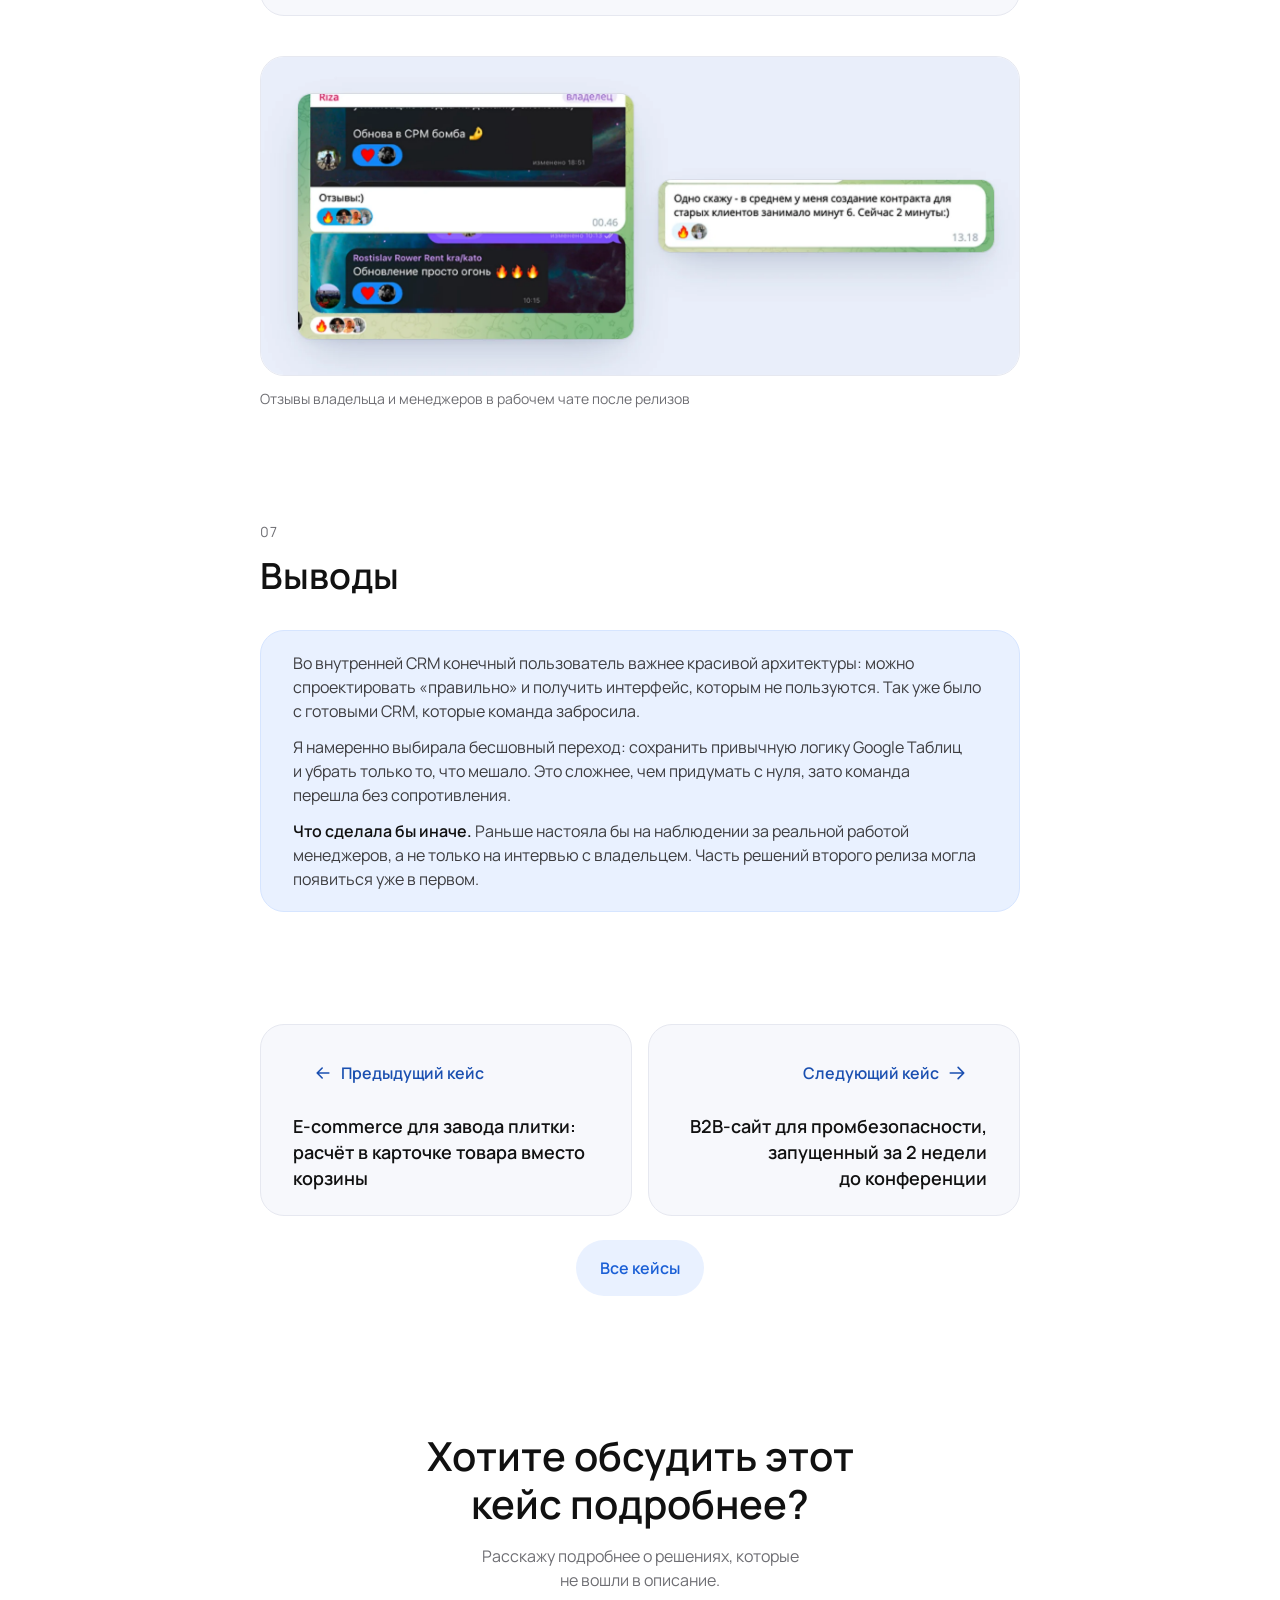
<file: rower-rent.html>
<!doctype html>
<html lang="ru">
<head>
  <meta charset="utf-8">
  <meta name="viewport" content="width=device-width, initial-scale=1, viewport-fit=cover">
  <title>Rower Rent CRM: от Google Таблиц к продукту · Полина Галаган</title>
  <meta name="description" content="Кейс: CRM для сети проката велосипедов. Единственный дизайнер в команде, −58% времени оформления контракта, 2000+ контрактов за 6 месяцев.">
  <meta name="theme-color" content="#FFFFFF">
  <meta name="color-scheme" content="light">
  <link rel="canonical" href="https://polinavision.site/rower-rent.html">
  <meta property="og:type" content="website">
  <meta property="og:locale" content="ru_RU">
  <meta property="og:site_name" content="Полина Галаган, продуктовый дизайнер">
  <meta property="og:title" content="Rower Rent CRM: от Google Таблиц к продукту · Полина Галаган">
  <meta property="og:description" content="Кейс: CRM для сети проката велосипедов. Единственный дизайнер в команде, −58% времени оформления контракта, 2000+ контрактов за 6 месяцев.">
  <meta property="og:url" content="https://polinavision.site/rower-rent.html">
  <meta property="og:image" content="https://polinavision.site/og-image.png?v=2">
  <meta property="og:image:width" content="2400">
  <meta property="og:image:height" content="1260">
  <meta name="twitter:card" content="summary_large_image">
  <link rel="icon" href="favicon-32.png" sizes="32x32" type="image/png">
  <link rel="apple-touch-icon" href="apple-touch-icon.png">
  <link rel="preload" href="fonts/manrope-cyrillic-400-normal.woff2" as="font" type="font/woff2" crossorigin>
  <link rel="preload" href="fonts/manrope-cyrillic-600-normal.woff2" as="font" type="font/woff2" crossorigin>
  <link rel="stylesheet" href="styles.css?v=54e909f2">
</head>
<body>
  <a class="skip-link" href="#main">Перейти к&nbsp;содержимому</a>
  <header class="site-header">
    <div class="container site-header__inner">
      <a class="logo" href="index.html" aria-label="Полина Галаган, на главную">
        <img class="logo__photo" src="assets/photo/avatar.webp?v=a31eb406" alt="" width="40" height="40">
        <span class="logo__text"><span class="logo__name">Полина Галаган</span><span class="logo__status">открыта к&nbsp;предложениям</span></span>
      </a>
      <nav class="nav" aria-label="Основная навигация">
        <ul class="nav__links" id="nav-links" data-open="false">
          <li><a href="index.html#work" aria-current="true">Кейсы</a></li>
          <li><a href="#contact">Контакты</a></li>
          <li class="nav__mobile-actions">
            <a class="btn btn--primary nav__mobile-cta" href="https://t.me/polinavision" target="_blank" rel="noopener"><svg width="20" height="20" viewBox="0 0 20 20" fill="none" aria-hidden="true"><path d="M3.53158 9.54974C7.55658 7.78308 10.2399 6.62474 11.5899 6.05808C15.4233 4.44974 16.2233 4.17474 16.7399 4.16641C16.8566 4.16641 17.1066 4.19141 17.2733 4.32474C17.4149 4.44141 17.4483 4.59141 17.4733 4.69974C17.4899 4.80807 17.5149 5.05808 17.4983 5.24974C17.2899 7.44974 16.3899 12.7747 15.9316 15.2331C15.7399 16.2747 15.3566 16.6247 14.9899 16.6581C14.1899 16.7331 13.5816 16.1247 12.7982 15.6164C11.5816 14.8164 10.8983 14.3164 9.71493 13.5331C8.34826 12.6331 9.23158 12.1331 10.0149 11.3247C10.2149 11.1164 13.7566 7.88308 13.8233 7.58308C13.8316 7.54974 13.8399 7.40807 13.7566 7.3414C13.6733 7.2664 13.5566 7.2914 13.4733 7.3164C13.3483 7.3414 11.4066 8.63307 7.64825 11.1914C7.09825 11.5747 6.59826 11.7581 6.14826 11.7497C5.6566 11.7414 4.70658 11.4664 3.99825 11.2414C3.13158 10.9581 2.44827 10.8081 2.5066 10.3247C2.53993 10.0747 2.88158 9.81641 3.53158 9.55807V9.54974Z" fill="currentColor"/></svg>Написать<span class="visually-hidden"> (откроется в&nbsp;новой вкладке)</span></a>
            <a class="icon-btn nav__mobile-icon" href="mailto:polinavision88@gmail.com" aria-label="Написать на почту polinavision88@gmail.com"><svg width="20" height="20" viewBox="0 0 20 20" fill="none" aria-hidden="true"><path d="M2.5 6.8335V13.1668C2.5 14.1003 2.5 14.5667 2.68166 14.9232C2.84144 15.2368 3.09623 15.4921 3.40983 15.6519C3.766 15.8333 4.23249 15.8333 5.16409 15.8333H14.8359C15.7675 15.8333 16.2333 15.8333 16.5895 15.6519C16.9031 15.4921 17.1587 15.2368 17.3185 14.9232C17.5 14.5671 17.5 14.1012 17.5 13.1696V6.83076C17.5 5.89916 17.5 5.43267 17.3185 5.0765C17.1587 4.76289 16.9031 4.50811 16.5895 4.34832C16.233 4.16667 15.7669 4.16667 14.8335 4.16667H5.16683C4.23341 4.16667 3.76635 4.16667 3.40983 4.34832C3.09623 4.50811 2.84144 4.76289 2.68166 5.0765C2.5 5.43302 2.5 5.90008 2.5 6.8335Z" fill="currentColor"/><path d="M5 6.66667L8.73837 9.39729L8.73973 9.39841C9.19184 9.72865 9.41803 9.89386 9.66577 9.95769C9.88475 10.0141 10.1149 10.0141 10.3339 9.95769C10.5819 9.89381 10.8087 9.72811 11.2616 9.3973L15 6.66667" stroke="#EDEEF3" stroke-width="1.5" stroke-linecap="round" stroke-linejoin="round"/></svg></a>
            <a class="icon-btn nav__mobile-icon" href="https://www.linkedin.com/in/polina-galagan/" target="_blank" rel="noopener" aria-label="LinkedIn (откроется в новой вкладке)"><svg width="20" height="20" viewBox="0 0 20 20" fill="none" aria-hidden="true"><path d="M5.86723 17.5006H2.7089V8.02557H5.86723V17.5006ZM6.1839 4.34224C6.1839 3.34224 5.39224 2.5339 4.39224 2.50057C3.37557 2.47557 2.52557 3.27557 2.50057 4.29223C2.47557 5.3089 3.27556 6.1589 4.29223 6.1839C5.32556 6.19223 6.16723 5.37558 6.1839 4.34224ZM17.4589 11.7756C17.4589 8.82557 15.5506 7.92557 13.9256 7.92557C12.7839 7.89223 11.7089 8.45057 11.0839 9.40057V8.0339H8.0339V17.5089H11.1922V12.5922V12.4339C11.1256 11.4256 11.8922 10.5506 12.9006 10.4839C13.7256 10.4839 14.3506 11.0172 14.3506 12.5172V17.5089H17.5089L17.4672 11.7839L17.4589 11.7756Z" fill="currentColor"/></svg></a>
          </li>
        </ul>
        <div class="nav__actions">
          <a class="icon-btn" href="mailto:polinavision88@gmail.com" aria-label="Написать на почту polinavision88@gmail.com" title="polinavision88@gmail.com"><svg width="20" height="20" viewBox="0 0 20 20" fill="none" aria-hidden="true"><path d="M2.5 6.8335V13.1668C2.5 14.1003 2.5 14.5667 2.68166 14.9232C2.84144 15.2368 3.09623 15.4921 3.40983 15.6519C3.766 15.8333 4.23249 15.8333 5.16409 15.8333H14.8359C15.7675 15.8333 16.2333 15.8333 16.5895 15.6519C16.9031 15.4921 17.1587 15.2368 17.3185 14.9232C17.5 14.5671 17.5 14.1012 17.5 13.1696V6.83076C17.5 5.89916 17.5 5.43267 17.3185 5.0765C17.1587 4.76289 16.9031 4.50811 16.5895 4.34832C16.233 4.16667 15.7669 4.16667 14.8335 4.16667H5.16683C4.23341 4.16667 3.76635 4.16667 3.40983 4.34832C3.09623 4.50811 2.84144 4.76289 2.68166 5.0765C2.5 5.43302 2.5 5.90008 2.5 6.8335Z" fill="currentColor"/><path d="M5 6.66667L8.73837 9.39729L8.73973 9.39841C9.19184 9.72865 9.41803 9.89386 9.66577 9.95769C9.88475 10.0141 10.1149 10.0141 10.3339 9.95769C10.5819 9.89381 10.8087 9.72811 11.2616 9.3973L15 6.66667" stroke="#EDEEF3" stroke-width="1.5" stroke-linecap="round" stroke-linejoin="round"/></svg></a>
          <a class="icon-btn" href="https://www.linkedin.com/in/polina-galagan/" target="_blank" rel="noopener" aria-label="LinkedIn (откроется в новой вкладке)" title="LinkedIn"><svg width="20" height="20" viewBox="0 0 20 20" fill="none" aria-hidden="true"><path d="M5.86723 17.5006H2.7089V8.02557H5.86723V17.5006ZM6.1839 4.34224C6.1839 3.34224 5.39224 2.5339 4.39224 2.50057C3.37557 2.47557 2.52557 3.27557 2.50057 4.29223C2.47557 5.3089 3.27556 6.1589 4.29223 6.1839C5.32556 6.19223 6.16723 5.37558 6.1839 4.34224ZM17.4589 11.7756C17.4589 8.82557 15.5506 7.92557 13.9256 7.92557C12.7839 7.89223 11.7089 8.45057 11.0839 9.40057V8.0339H8.0339V17.5089H11.1922V12.5922V12.4339C11.1256 11.4256 11.8922 10.5506 12.9006 10.4839C13.7256 10.4839 14.3506 11.0172 14.3506 12.5172V17.5089H17.5089L17.4672 11.7839L17.4589 11.7756Z" fill="currentColor"/></svg></a>
          <a class="btn btn--primary" href="https://t.me/polinavision" target="_blank" rel="noopener"><svg width="20" height="20" viewBox="0 0 20 20" fill="none" aria-hidden="true"><path d="M3.53158 9.54974C7.55658 7.78308 10.2399 6.62474 11.5899 6.05808C15.4233 4.44974 16.2233 4.17474 16.7399 4.16641C16.8566 4.16641 17.1066 4.19141 17.2733 4.32474C17.4149 4.44141 17.4483 4.59141 17.4733 4.69974C17.4899 4.80807 17.5149 5.05808 17.4983 5.24974C17.2899 7.44974 16.3899 12.7747 15.9316 15.2331C15.7399 16.2747 15.3566 16.6247 14.9899 16.6581C14.1899 16.7331 13.5816 16.1247 12.7982 15.6164C11.5816 14.8164 10.8983 14.3164 9.71493 13.5331C8.34826 12.6331 9.23158 12.1331 10.0149 11.3247C10.2149 11.1164 13.7566 7.88308 13.8233 7.58308C13.8316 7.54974 13.8399 7.40807 13.7566 7.3414C13.6733 7.2664 13.5566 7.2914 13.4733 7.3164C13.3483 7.3414 11.4066 8.63307 7.64825 11.1914C7.09825 11.5747 6.59826 11.7581 6.14826 11.7497C5.6566 11.7414 4.70658 11.4664 3.99825 11.2414C3.13158 10.9581 2.44827 10.8081 2.5066 10.3247C2.53993 10.0747 2.88158 9.81641 3.53158 9.55807V9.54974Z" fill="currentColor"/></svg>Написать<span class="visually-hidden"> (откроется в&nbsp;новой вкладке)</span></a>
        </div>
        <button class="nav-toggle" id="nav-toggle" type="button" aria-expanded="false" aria-controls="nav-links" aria-label="Открыть меню">
          <svg class="icon-open" viewBox="0 0 24 24" fill="none" stroke="currentColor" stroke-width="1.8" stroke-linecap="round" aria-hidden="true"><path d="M4 8h16M4 16h16"/></svg>
          <svg class="icon-close" viewBox="0 0 24 24" fill="none" stroke="currentColor" stroke-width="1.8" stroke-linecap="round" aria-hidden="true"><path d="M6 6l12 12M18 6 6 18"/></svg>
        </button>
      </nav>
    </div>
  </header>
  <main id="main" class="case-page">
  <nav class="case-toc" aria-label="Оглавление кейса">
    <ol><li><a href="#s1">Кратко о&nbsp;проекте</a></li><li><a href="#s2">Задача, ограничения и&nbsp;роль</a></li><li><a href="#s3">Исследование и&nbsp;исходные данные</a></li><li><a href="#s4">Процесс и&nbsp;ключевые решения</a></li><li><a href="#s5">Финальное решение</a></li><li><a href="#s6">Результат</a></li><li><a href="#s7">Выводы</a></li></ol>
  </nav>
    <section class="case-hero" aria-labelledby="case-title">
      <nav class="breadcrumbs" aria-label="Хлебные крошки">
        <ol>
          <li><a href="index.html">Главная</a></li>
          <li><a href="index.html#work">Кейсы</a></li>
          <li aria-current="page">Rower Rent CRM</li>
        </ol>
      </nav>
      <div class="case-hero__inner">
        <ul class="tags" aria-label="Теги проекта"><li class="tag tag--blue">CRM</li><li class="tag tag--blue"><span class="nowrap">Дизайн-система</span></li><li class="tag tag--blue">Работа с&nbsp;ограничениями бизнеса</li><li class="tag tag--blue"><span class="nowrap">Соло-дизайнер</span></li></ul>
        <div class="case-hero__text">
          <h1 id="case-title">Rower Rent CRM: от&nbsp;Google Таблиц к&nbsp;продукту, которым пользуются</h1>
          <p class="case-hero__lead">Сеть проката велосипедов вела всю работу в&nbsp;Google Таблицах, а&nbsp;от&nbsp;готовых CRM команда уже&nbsp;однажды отказалась <span class="nowrap">из-за</span> сложности. Я&nbsp;была единственным дизайнером в&nbsp;проекте и&nbsp;спроектировала CRM, которая сохраняет привычную логику таблиц и&nbsp;убирает из&nbsp;неё ручной труд.</p>
        </div>
      </div>
      <dl class="meta-grid"><div><dt>Роль</dt><dd>Единственный дизайнер в&nbsp;команде</dd></div><div><dt>Команда</dt><dd>Фронтенд, бэкенд, технический руководитель, владелец бизнеса</dd></div><div><dt>Период</dt><dd>2025–2026</dd></div><div><dt>Платформа</dt><dd>CRM для&nbsp;планшета и&nbsp;ПК, мобильная страница для&nbsp;клиента</dd></div></dl>
      <div class="highlights" aria-label="Ключевые цифры"><div class="highlight"><span class="highlight__value">−58%</span><span class="highlight__text">времени оформления контракта</span></div><div class="highlight"><span class="highlight__value">2000+</span><span class="highlight__text">контрактов за&nbsp;первые 6&nbsp;месяцев</span></div><div class="highlight"><span class="highlight__value">−60%</span><span class="highlight__text">ошибок при&nbsp;оформлении</span></div></div>
      <div class="case-cover">
        <div class="media media--img media--crop" style="aspect-ratio:1360/765"><img src="assets/rower-rent/cover.webp?v=af744516" alt="Rower Rent CRM: таблица оборудования на десктопе и страница клиента на телефоне" fetchpriority="high" decoding="async" width="2720" height="1530"></div>
      </div>
    </section>
    <section class="case-section" aria-labelledby="s1">
      <div class="case-section__head">
        <span class="case-section__num">01</span>
        <h2 id="s1">Кратко о&nbsp;проекте</h2>
      </div>
      <div class="case-section__body">
          <div class="prose">
            <p><strong>Rower Rent</strong>&nbsp;— сеть проката велосипедов: 5&nbsp;городов, 5&nbsp;филиалов, 15&nbsp;менеджеров. Все&nbsp;процессы велись в&nbsp;Google Таблицах и&nbsp;Google Формах.</p>
            <p>Владелец бизнеса уже&nbsp;пробовал подключить готовые CRM для&nbsp;аренды, но&nbsp;команда не&nbsp;смогла на&nbsp;них&nbsp;перейти <span class="nowrap">из-за</span> сложности интерфейсов. Таблицы работали и&nbsp;росли вместе с&nbsp;бизнесом, но&nbsp;вместе с&nbsp;ним росли и&nbsp;проблемы: ошибки при&nbsp;оформлении, ручной учёт инвентаря, руководитель вручную собирал данные по&nbsp;филиалам.</p>
          </div>
          <dl class="def-list"><div class="def-list__row"><dt>Менеджеры филиалов</dt><dd>Обслуживают велосипеды в&nbsp;ремонтном отделе и&nbsp;работают с&nbsp;клиентами. Данные заполняют на&nbsp;ходу, часто с&nbsp;отвёрткой в&nbsp;руке, пока клиент стоит рядом и&nbsp;ждёт.</dd></div><div class="def-list__row"><dt>Руководитель</dt><dd>Сводит данные по&nbsp;филиалам, которые раньше собирал вручную из&nbsp;разных таблиц.</dd></div><div class="def-list__row"><dt>Клиенты проката</dt><dd>Заполняют свои данные с&nbsp;планшета, менеджер продолжает оформление с&nbsp;компьютера.</dd></div></dl>
      </div>
    </section>
    <section class="case-section" aria-labelledby="s2">
      <div class="case-section__head">
        <span class="case-section__num">02</span>
        <h2 id="s2">Задача, ограничения и&nbsp;роль</h2>
      </div>
      <div class="case-section__body">
        <div class="trio"><div class="trio__item"><h3>Задача</h3><p>Спроектировать CRM для&nbsp;клиентов, контрактов, инвентаря и&nbsp;бронирований, которая не&nbsp;сложнее Google Таблиц. Иначе команда вернулась&nbsp;бы&nbsp;обратно к&nbsp;таблицам.</p></div><div class="trio__item"><h3>Ограничения</h3><ul><li>Команда уже&nbsp;бросила готовые CRM <span class="nowrap">из-за</span> сложности</li><li>Один интерфейс для&nbsp;планшета и&nbsp;компьютера, без&nbsp;отдельного адаптива</li><li>Работа в&nbsp;спешке, иногда в&nbsp;перчатках</li><li>Автоматизация бронирований не&nbsp;должна была задеть работающую воронку продаж</li></ul></div><div class="trio__item"><h3>Моя роль</h3><p>Единственный дизайнер: интервью, user flow, CJM, вайрфреймы и&nbsp;прототипы, <span class="nowrap">дизайн-система</span> и&nbsp;UI. Решения обсуждала с&nbsp;владельцем и&nbsp;разработкой, прототип проверяла вместе с&nbsp;владельцем и&nbsp;менеджерами.</p></div></div>
      </div>
    </section>
    <section class="case-section" aria-labelledby="s3">
      <div class="case-section__head">
        <span class="case-section__num">03</span>
        <h2 id="s3">Исследование и&nbsp;исходные данные</h2>
      </div>
      <div class="case-section__body">
          <dl class="def-list"><div class="def-list__row"><dt>Интервью с&nbsp;владельцем</dt><dd>Разобрали, как&nbsp;устроены процессы в&nbsp;филиалах и&nbsp;почему не&nbsp;прижились готовые CRM.</dd></div><div class="def-list__row"><dt>Разбор рабочих сценариев</dt><dd>Как&nbsp;менеджеры оформляют контракты и&nbsp;ведут учёт на&nbsp;практике. Отдельного наблюдения за&nbsp;работой в&nbsp;филиалах на&nbsp;старте не&nbsp;было, об&nbsp;этом в&nbsp;выводах.</dd></div><div class="def-list__row"><dt>Валидация прототипа</dt><dd>Кликабельный прототип проверили с&nbsp;владельцем и&nbsp;2&nbsp;менеджерами до&nbsp;разработки.</dd></div><div class="def-list__row"><dt>Данные после запуска</dt><dd>После релиза пришли данные об&nbsp;ошибках при&nbsp;выборе способа оплаты. С&nbsp;них&nbsp;начался второй релиз.</dd></div></dl>
          <div class="insights-block"><h3 class="subhead">Что&nbsp;выяснилось</h3><ul class="insights"><li class="insight"><strong>Каждая лишняя секунда заметна</strong><p>Менеджер оформляет контракт, пока клиент ждёт рядом. Задержка в&nbsp;интерфейсе превращается в&nbsp;неловкость и&nbsp;потерю времени.</p></li><li class="insight"><strong>Сложность уже&nbsp;стоила проекта</strong><p>Команда отказалась от&nbsp;готовых CRM. Новый интерфейс не&nbsp;мог быть сложнее таблиц, даже если он&nbsp;«правильнее».</p></li><li class="insight"><strong>Теги в&nbsp;таблицах не&nbsp;работают</strong><p>Менеджеры каждый раз&nbsp;писали теги <span class="nowrap">по-своему</span>, поэтому найти и&nbsp;проанализировать инвентарь было невозможно.</p></li><li class="insight"><strong>Бронирование и&nbsp;контракт не&nbsp;определены</strong><p>Как&nbsp;связаны две сущности, никто чётко не&nbsp;формулировал. Это&nbsp;пришлось расписать отдельно.</p></li></ul></div>
      </div>
    </section>
    <section class="case-section" aria-labelledby="s4">
      <div class="case-section__head">
        <span class="case-section__num">04</span>
        <h2 id="s4">Процесс и&nbsp;ключевые решения</h2>
      </div>
      <div class="case-section__body">
          <article class="decision">
            <div class="decision__head">
              <span class="decision__label">Решение 1&nbsp;· Релиз 1</span>
              <h3>Интерфейс, который не&nbsp;сложнее Google Таблиц</h3>
            </div>
            <div class="decision__steps">
              <div class="step step--problem">
                <div class="step__label">Проблема</div>
                <div class="step__body">Если новый интерфейс покажется сложнее старого, команда вернётся к&nbsp;таблицам. Прецедент уже&nbsp;был.</div>
              </div>
              <div class="step step--solution">
                <div class="step__label">Решение</div>
                <div class="step__body"><p>Перенести в&nbsp;CRM привычную логику таблиц и&nbsp;убрать из&nbsp;неё ручной труд. Бесшовный переход, а&nbsp;не&nbsp;революция.</p><ul><li>user flow для&nbsp;всех ключевых сценариев, CJM для&nbsp;менеджера и&nbsp;руководителя</li><li>вайрфреймы и&nbsp;<span class="nowrap">low-fidelity</span> прототипы с&nbsp;фокусом на&nbsp;консистентность</li><li>UI&nbsp;на&nbsp;фирменном стиле сайта для&nbsp;визуальной преемственности</li><li><span class="nowrap">дизайн-система</span> с&nbsp;компонентами и&nbsp;всеми состояниями на&nbsp;автолэйаутах</li><li>крупные поля и&nbsp;кнопки на&nbsp;первом шаге контракта: менеджер заполняет его&nbsp;рядом с&nbsp;клиентом, иногда в&nbsp;перчатках</li></ul></div>
              </div>
              <div class="step step--why">
                <div class="step__label">Почему так</div>
                <div class="step__body">Один интерфейс для&nbsp;планшета и&nbsp;компьютера: клиент заполняет данные с&nbsp;планшета, менеджер продолжает с&nbsp;компьютера. Это&nbsp;ограничение задало форму решения.</div>
              </div>
              <div class="step step--result">
                <div class="step__label">Итог</div>
                <div class="step__body">Время оформления контракта сократилось на&nbsp;58%, за&nbsp;6&nbsp;месяцев через систему оформили 2000+&nbsp;контрактов.</div>
              </div>
            </div>
            <div class="gallery"><figure class="figure ">
            <div class="media media--img " style="aspect-ratio:1336/1066"><img src="assets/rower-rent/uikit-inputs.webp?v=67b284e3" alt="UI-кит Rower Rent: состояния полей ввода от default до error и disabled, дропдаун с поиском" loading="lazy" decoding="async" width="1336" height="1066"></div>
            <figcaption><span class="nowrap">UI-кит</span>: поля ввода во&nbsp;всех состояниях, дропдаун с&nbsp;поиском по&nbsp;номеру велосипеда</figcaption>
          </figure><figure class="figure ">
            <div class="media media--img " style="aspect-ratio:1336/1066"><img src="assets/rower-rent/new-client.webp?v=9114c710" alt="Форма «Клиент» на первом шаге создания контракта: переключатель «Новый клиент / Действующий клиент» и крупные поля ввода" loading="lazy" decoding="async" width="1336" height="1066"></div>
            <figcaption>Первый шаг создания контракта: крупные поля и&nbsp;кнопки, чтобы попадать с&nbsp;первого раза</figcaption>
          </figure></div>
          </article>
          <article class="decision">
            <div class="decision__head">
              <span class="decision__label">Решение 2&nbsp;· Релиз 2</span>
              <h3>Ошибку нашли по&nbsp;данным после запуска</h3>
            </div>
            <div class="decision__steps">
              <div class="step step--problem">
                <div class="step__label">Проблема</div>
                <div class="step__body">После запуска выяснилось, что&nbsp;менеджеры путают способ оплаты в&nbsp;дропдауне. Транзакции отменялись, время терялось. В&nbsp;текстовом списке при&nbsp;быстрой работе легко промахнуться.</div>
              </div>
              <div class="step step--solution">
                <div class="step__label">Решение</div>
                <div class="step__body">Цветовое кодирование и&nbsp;иконка для&nbsp;каждого способа оплаты. У&nbsp;каждого пункта появился свой визуальный якорь.</div>
              </div>
              <div class="step step--why">
                <div class="step__label">Почему так</div>
                <div class="step__body">Цвет и&nbsp;форма считываются периферийным зрением, без&nbsp;необходимости вчитываться в&nbsp;текст. Флоу при&nbsp;этом не&nbsp;перестраивали, он&nbsp;уже&nbsp;работал.</div>
              </div>
              <div class="step step--result">
                <div class="step__label">Итог</div>
                <div class="step__body">Ошибки при&nbsp;выборе способа оплаты снизились до&nbsp;нуля.</div>
              </div>
            </div>
            <figure class="figure figure--wide">
            <div class="media media--img " style="aspect-ratio:2720/1460"><img src="assets/rower-rent/monitoring.webp?v=8ef63b6f" alt="Форма добавления транзакции с открытым списком способов оплаты: наличка, картой, перевод, корректировка, скидка; рядом фильтры «Счёт» и «Способ»" loading="lazy" decoding="async" width="2720" height="1460"></div>
            <figcaption>Способ оплаты с&nbsp;цветом и&nbsp;иконкой: в&nbsp;форме новой транзакции и&nbsp;в&nbsp;фильтрах</figcaption>
          </figure>
          </article>
          <article class="decision">
            <div class="decision__head">
              <span class="decision__label">Решение 3&nbsp;· Релиз 3</span>
              <h3>Инвентарь, который можно найти и&nbsp;сравнить</h3>
            </div>
            <div class="decision__steps">
              <div class="step step--problem">
                <div class="step__label">Проблема</div>
                <div class="step__body">Инвентарь вёлся в&nbsp;отдельной таблице без&nbsp;фильтров. Теги писали произвольно, поэтому проанализировать данные было невозможно.</div>
              </div>
              <div class="step step--solution">
                <div class="step__label">Решение</div>
                <div class="step__body"><ul><li>единая страница для&nbsp;двух сущностей, велосипедов и&nbsp;батарей, с&nbsp;переключением табом</li><li>одно модальное окно создания с&nbsp;переключателем типа: один флоу с&nbsp;разветвлением вместо двух</li><li>цветные теги типа аренды и&nbsp;статусов из&nbsp;фиксированного словаря</li></ul></div>
              </div>
              <div class="step step--why">
                <div class="step__label">Почему так</div>
                <div class="step__body">Фиксированный словарь убирает разночтения, а&nbsp;общий флоу не&nbsp;заставляет запоминать два разных способа создать запись.</div>
              </div>
            </div>
            <div class="gallery"><figure class="figure ">
            <div class="media media--img " style="aspect-ratio:1336/1056"><img src="assets/rower-rent/equipment-table.webp?v=037054ef" alt="Экран «Оборудование» целиком: таблица велосипедов с цветными статусами available, rented, service и тегами Курьер и Турист" loading="lazy" decoding="async" width="1336" height="1056"></div>
            <figcaption>Таблица оборудования: статусы и&nbsp;тип аренды из&nbsp;фиксированного словаря</figcaption>
          </figure><figure class="figure ">
            <div class="media media--img " style="aspect-ratio:1336/1056"><img src="assets/rower-rent/create-item.webp?v=0d3e891e" alt="Модальное окно создания предмета с выбором статуса и типа аренды" loading="lazy" decoding="async" width="1336" height="1056"></div>
            <figcaption>Единое окно создания предмета: статус и&nbsp;тип аренды выбираются, а&nbsp;не&nbsp;пишутся вручную</figcaption>
          </figure></div>
          </article>
          <article class="decision">
            <div class="decision__head">
              <span class="decision__label">Решение 4&nbsp;· Релиз 3</span>
              <h3>Бронирования: самый нагруженный экран остался простым</h3>
            </div>
            <div class="decision__steps">
              <div class="step step--problem">
                <div class="step__label">Проблема</div>
                <div class="step__body">Много информации и&nbsp;состояний на&nbsp;одном экране. Бизнес хотел быстрый вход и&nbsp;высокую контрастность, а&nbsp;в&nbsp;интерфейсе 4&nbsp;возможных фона: цвета статусов, хорошие на&nbsp;одном, сливались на&nbsp;другом.</div>
              </div>
              <div class="step step--solution">
                <div class="step__label">Решение</div>
                <div class="step__body"><p>Паттерн диаграммы Ганта: каждый велосипед строка, время ось. Сразу видно, кто&nbsp;свободен, кто&nbsp;занят и&nbsp;когда освобождается.</p><p>Цвета подбирала в&nbsp;4&nbsp;итерации, каждую проверяла на&nbsp;всех фонах. Финальную палитру прогнала через аудит контраста по&nbsp;WCAG.</p></div>
              </div>
              <div class="step step--why">
                <div class="step__label">Почему так</div>
                <div class="step__body">Аудит не&nbsp;требовался, но&nbsp;то, что&nbsp;хорошо выглядит на&nbsp;моём мониторе, может исчезнуть на&nbsp;мониторе менеджера в&nbsp;филиале.</div>
              </div>
            </div>
            <div class="gallery"><figure class="figure figure--wide">
            <div class="media media--img " style="aspect-ratio:2720/1658"><img src="assets/rower-rent/booking-bars.webp?v=e310fdd8" alt="Экран бронирований в окне браузера: велосипеды по группам, временная шкала и цветные плашки бронирований" loading="lazy" decoding="async" width="2720" height="1658"></div>
            <figcaption>Экран бронирований: каждый велосипед строка, время ось, статус виден по&nbsp;цвету плашки</figcaption>
          </figure><figure class="figure ">
            <div class="media media--img " style="aspect-ratio:1336/1160"><img src="assets/rower-rent/booking-popup.webp?v=95ffd752" alt="Поп-ап «Редактировать бронирование»: метод, статус, время аренды и данные клиента" loading="lazy" decoding="async" width="1336" height="1160"></div>
            <figcaption><span class="nowrap">Поп-ап</span> просмотра и&nbsp;редактирования бронирования</figcaption>
          </figure><figure class="figure ">
            <div class="media media--img " style="aspect-ratio:1336/1160"><img src="assets/rower-rent/statuses-4-backgrounds.webp?v=2e044c13" alt="Цвета статусов бронирования на четырёх разных фонах интерфейса" loading="lazy" decoding="async" width="1336" height="1160"></div>
            <figcaption>Проверка статусов на&nbsp;четырёх фонах интерфейса: плашки, фильтры, чипы и&nbsp;теги</figcaption>
          </figure></div>
          </article>
          <article class="decision">
            <div class="decision__head">
              <span class="decision__label">Решение 5&nbsp;· Релиз 3</span>
              <h3>Связь бронирования и&nbsp;контракта с&nbsp;учётом ограничения бизнеса</h3>
            </div>
            <div class="decision__steps">
              <div class="step step--problem">
                <div class="step__label">Проблема</div>
                <div class="step__body">Как&nbsp;связаны бронирование и&nbsp;контракт, чётко не&nbsp;было определено. Я&nbsp;расписала все&nbsp;флоу вручную: новый и&nbsp;существующий клиент, через сайт и&nbsp;через офис.</div>
              </div>
              <div class="step step--solution">
                <div class="step__label">Решение</div>
                <div class="step__body"><p>Предложила автоматизацию: если телефон уже&nbsp;есть в&nbsp;базе, данные подтягиваются сами. На&nbsp;созвоне с&nbsp;владельцем решили автоматизацию с&nbsp;сайта не&nbsp;делать, она могла сломать работающую воронку продаж.</p><p>Итоговая связь через ручной переход:</p><ul><li>из&nbsp;активного бронирования кнопка «Перейти в&nbsp;контракт»</li><li>если телефон есть в&nbsp;базе, данные подтягиваются и&nbsp;появляется кнопка перехода</li><li>для&nbsp;нового клиента кнопка «Создать контракт» активируется, когда он&nbsp;пришёл в&nbsp;офис с&nbsp;паспортом</li></ul></div>
              </div>
              <div class="step step--why">
                <div class="step__label">Почему так</div>
                <div class="step__body">Ограничение пришло от&nbsp;бизнеса, поэтому связь спроектирована внутри него: в&nbsp;контракт менеджер переходит вручную.</div>
              </div>
              <div class="step step--result">
                <div class="step__label">Итог</div>
                <div class="step__body">Интерфейс собран и&nbsp;передан в&nbsp;разработку.</div>
              </div>
            </div>
          </article>
      </div>
    </section>
    <section class="case-section" aria-labelledby="s5">
      <div class="case-section__head">
        <span class="case-section__num">05</span>
        <h2 id="s5">Финальное решение</h2>
      </div>
      <div class="case-section__body">
          <div class="prose"><p>CRM покрывает весь путь аренды: от&nbsp;входа менеджера и&nbsp;оформления контракта до&nbsp;учёта оборудования, денег и&nbsp;страницы, которую клиент открывает со&nbsp;своего телефона.</p></div>
          <div class="gallery">
            <figure class="figure figure--wide">
            <div class="media media--img " style="aspect-ratio:2720/1526"><img src="assets/rower-rent/contracts.webp?v=c0bc97b5" alt="Страница «Оборудование» с таблицей велосипедов на экране MacBook" loading="lazy" decoding="async" width="2720" height="1526"></div>
            <figcaption>Оборудование: велосипеды и&nbsp;батареи в&nbsp;одной таблице, статусы и&nbsp;тип аренды цветными тегами</figcaption>
          </figure>
            <figure class="figure ">
            <div class="media media--img " style="aspect-ratio:1336/1212"><img src="assets/rower-rent/create-contract.webp?v=8da174bc" alt="Панели «Контракт» и «Общая сумма» на экране создания контракта" loading="lazy" decoding="async" width="1336" height="1212"></div>
            <figcaption>Создание контракта: инвентарь, аксессуары и&nbsp;итоговая сумма считаются на&nbsp;одном экране</figcaption>
          </figure>
            <figure class="figure ">
            <div class="media media--img " style="aspect-ratio:1336/1212"><img src="assets/rower-rent/contract-page.webp?v=35640a56" alt="Блок арендованного инвентаря с выбором тарифа и блок баланса с депозитом и бонусами" loading="lazy" decoding="async" width="1336" height="1212"></div>
            <figcaption>Карточка контракта: тариф, арендованный инвентарь и&nbsp;баланс</figcaption>
          </figure>
            <figure class="figure figure--wide">
            <div class="media media--img " style="aspect-ratio:2720/1576"><img src="assets/rower-rent/client-mobile.webp?v=6db38d70" alt="Три экрана мобильной страницы клиента: арендованный инвентарь, баланс с бонусами и способы оплаты" loading="lazy" decoding="async" width="2720" height="1576"></div>
            <figcaption>Страница клиента на&nbsp;телефоне: инвентарь, баланс, бонусы и&nbsp;способы оплаты</figcaption>
          </figure>
          </div>
      </div>
    </section>
    <section class="case-section" aria-labelledby="s6">
      <div class="case-section__head">
        <span class="case-section__num">06</span>
        <h2 id="s6">Результат</h2>
      </div>
      <div class="case-section__body">
        <div class="results"><div class="result-group result-group--measured"><span class="result-group__label">Цифры</span><ul><li><svg width="20" height="20" viewBox="0 0 20 20" fill="none" aria-hidden="true"><path d="M4.16667 9.99967H15.8333M10.8333 14.9997L15.8333 9.99967L10.8333 4.99967" stroke="currentColor" stroke-width="1.6" stroke-linecap="round" stroke-linejoin="round"/></svg><span><strong>−58%</strong> времени оформления контракта</span></li><li><svg width="20" height="20" viewBox="0 0 20 20" fill="none" aria-hidden="true"><path d="M4.16667 9.99967H15.8333M10.8333 14.9997L15.8333 9.99967L10.8333 4.99967" stroke="currentColor" stroke-width="1.6" stroke-linecap="round" stroke-linejoin="round"/></svg><span><strong>2000+</strong> контрактов через CRM за&nbsp;первые 6&nbsp;месяцев</span></li><li><svg width="20" height="20" viewBox="0 0 20 20" fill="none" aria-hidden="true"><path d="M4.16667 9.99967H15.8333M10.8333 14.9997L15.8333 9.99967L10.8333 4.99967" stroke="currentColor" stroke-width="1.6" stroke-linecap="round" stroke-linejoin="round"/></svg><span><strong>−60%</strong> ошибок при&nbsp;оформлении</span></li></ul><p class="result-group__note">Продуктовой аналитики в&nbsp;CRM нет, это&nbsp;внутренняя система. Цифры по&nbsp;времени оформления и&nbsp;ошибкам владелец бизнеса собрал по&nbsp;моему запросу.</p></div><div class="result-group result-group--qual"><span class="result-group__label">Обратная связь и&nbsp;итог</span><ul><li><svg width="20" height="20" viewBox="0 0 20 20" fill="none" aria-hidden="true"><path d="M4.16667 9.99967H15.8333M10.8333 14.9997L15.8333 9.99967L10.8333 4.99967" stroke="currentColor" stroke-width="1.6" stroke-linecap="round" stroke-linejoin="round"/></svg><span>Ошибки при&nbsp;выборе способа оплаты снизились до&nbsp;нуля после второго релиза</span></li><li><svg width="20" height="20" viewBox="0 0 20 20" fill="none" aria-hidden="true"><path d="M4.16667 9.99967H15.8333M10.8333 14.9997L15.8333 9.99967L10.8333 4.99967" stroke="currentColor" stroke-width="1.6" stroke-linecap="round" stroke-linejoin="round"/></svg><span>Команда перешла на&nbsp;CRM без&nbsp;сопротивления, хотя от&nbsp;готовых систем раньше отказалась</span></li><li><svg width="20" height="20" viewBox="0 0 20 20" fill="none" aria-hidden="true"><path d="M4.16667 9.99967H15.8333M10.8333 14.9997L15.8333 9.99967L10.8333 4.99967" stroke="currentColor" stroke-width="1.6" stroke-linecap="round" stroke-linejoin="round"/></svg><span>Страница бронирований собрана и&nbsp;передана в&nbsp;разработку</span></li></ul></div></div>
          <figure class="figure ">
            <div class="media media--img " style="aspect-ratio:1640/690"><img src="assets/rower-rent/reviews.webp?v=7b3526df" alt="Скриншоты сообщений: «Обнова в CRM бомба», «Обновление просто огонь» и «В среднем у меня создание контракта для старых клиентов занимало минут 6. Сейчас 2 минуты»" loading="lazy" decoding="async" width="1640" height="690"></div>
            <figcaption>Отзывы владельца и&nbsp;менеджеров в&nbsp;рабочем чате после релизов</figcaption>
          </figure>
      </div>
    </section>
    <section class="case-section" aria-labelledby="s7">
      <div class="case-section__head">
        <span class="case-section__num">07</span>
        <h2 id="s7">Выводы</h2>
      </div>
      <div class="case-section__body">
          <div class="prose callout">
            <p>Во&nbsp;внутренней CRM конечный пользователь важнее красивой архитектуры: можно спроектировать «правильно» и&nbsp;получить интерфейс, которым не&nbsp;пользуются. Так&nbsp;уже&nbsp;было с&nbsp;готовыми CRM, которые команда забросила.</p>
            <p>Я&nbsp;намеренно выбирала бесшовный переход: сохранить привычную логику Google Таблиц и&nbsp;убрать только то, что&nbsp;мешало. Это&nbsp;сложнее, чем&nbsp;придумать с&nbsp;нуля, зато команда перешла без&nbsp;сопротивления.</p>
            <p><strong>Что&nbsp;сделала&nbsp;бы&nbsp;иначе.</strong> Раньше настояла&nbsp;бы&nbsp;на&nbsp;наблюдении за&nbsp;реальной работой менеджеров, а&nbsp;не&nbsp;только на&nbsp;интервью с&nbsp;владельцем. Часть решений второго релиза могла появиться уже&nbsp;в&nbsp;первом.</p>
          </div>
      </div>
    </section>
    <nav class="case-nav" aria-label="Навигация между кейсами">
      <div class="case-nav__links">
        <a class="case-nav__link" href="nobetek.html" rel="prev">
          <span class="case-nav__dir"><svg width="20" height="20" viewBox="0 0 20 20" fill="none" aria-hidden="true"><path d="M15.8333 10H4.16667M9.16667 5L4.16667 10L9.16667 15" stroke="currentColor" stroke-width="1.6" stroke-linecap="round" stroke-linejoin="round"/></svg>Предыдущий кейс</span>
          <span class="case-nav__title"><span class="nowrap">E-commerce</span> для&nbsp;завода плитки: расчёт в&nbsp;карточке товара вместо корзины</span>
        </a>
        <a class="case-nav__link case-nav__link--next" href="brealit.html" rel="next">
          <span class="case-nav__dir">Следующий кейс<svg width="20" height="20" viewBox="-1 -1 20 20" fill="none" aria-hidden="true"><path d="M10.125 14.625L15.75 9L10.125 3.375M15.75 9H2.25" stroke="currentColor" stroke-width="1.6" stroke-linecap="round" stroke-linejoin="round"/></svg></span>
          <span class="case-nav__title"><span class="nowrap">B2B-сайт</span> для&nbsp;промбезопасности, запущенный за&nbsp;2&nbsp;недели до&nbsp;конференции</span>
        </a>
      </div>
      <a class="btn" href="index.html#work">Все&nbsp;кейсы</a>
    </nav>
    <section class="contact-section" id="contact" aria-labelledby="contact-title">
      <div class="contact">
        <div class="contact__head">
          <h2 class="contact__title" id="contact-title">Хотите обсудить этот<br> кейс подробнее?</h2>
          <p class="contact__text">Расскажу подробнее о&nbsp;решениях, которые<br> не&nbsp;вошли в&nbsp;описание.</p>
        </div>
        <div class="btn-row">
            <a class="btn btn--primary btn--tg" href="https://t.me/polinavision" target="_blank" rel="noopener"><img class="btn__icon" src="assets/icons/bolt.svg?v=31c420b9" alt="" width="20" height="20">Написать в&nbsp;Телеграм<span class="visually-hidden"> (откроется в&nbsp;новой вкладке)</span></a>
            <a class="btn btn--cv" href="assets/cv-polina-galagan.pdf?v=521fb1be" target="_blank" rel="noopener">Смотреть резюме<span class="visually-hidden"> (откроется в&nbsp;новой вкладке)</span></a>
          </div>
        <ul class="contact__links">
          <li><a class="contact__link" href="https://t.me/polinavision" target="_blank" rel="noopener"><span class="icon-btn"><svg width="20" height="20" viewBox="0 0 20 20" fill="none" aria-hidden="true"><path d="M3.53158 9.54974C7.55658 7.78308 10.2399 6.62474 11.5899 6.05808C15.4233 4.44974 16.2233 4.17474 16.7399 4.16641C16.8566 4.16641 17.1066 4.19141 17.2733 4.32474C17.4149 4.44141 17.4483 4.59141 17.4733 4.69974C17.4899 4.80807 17.5149 5.05808 17.4983 5.24974C17.2899 7.44974 16.3899 12.7747 15.9316 15.2331C15.7399 16.2747 15.3566 16.6247 14.9899 16.6581C14.1899 16.7331 13.5816 16.1247 12.7982 15.6164C11.5816 14.8164 10.8983 14.3164 9.71493 13.5331C8.34826 12.6331 9.23158 12.1331 10.0149 11.3247C10.2149 11.1164 13.7566 7.88308 13.8233 7.58308C13.8316 7.54974 13.8399 7.40807 13.7566 7.3414C13.6733 7.2664 13.5566 7.2914 13.4733 7.3164C13.3483 7.3414 11.4066 8.63307 7.64825 11.1914C7.09825 11.5747 6.59826 11.7581 6.14826 11.7497C5.6566 11.7414 4.70658 11.4664 3.99825 11.2414C3.13158 10.9581 2.44827 10.8081 2.5066 10.3247C2.53993 10.0747 2.88158 9.81641 3.53158 9.55807V9.54974Z" fill="currentColor"/></svg></span>@polinavision<span class="visually-hidden"> (откроется в&nbsp;новой вкладке)</span></a></li>
          <li>
            <a class="contact__link" href="mailto:polinavision88@gmail.com"><span class="icon-btn"><svg width="20" height="20" viewBox="0 0 20 20" fill="none" aria-hidden="true"><path d="M2.5 6.8335V13.1668C2.5 14.1003 2.5 14.5667 2.68166 14.9232C2.84144 15.2368 3.09623 15.4921 3.40983 15.6519C3.766 15.8333 4.23249 15.8333 5.16409 15.8333H14.8359C15.7675 15.8333 16.2333 15.8333 16.5895 15.6519C16.9031 15.4921 17.1587 15.2368 17.3185 14.9232C17.5 14.5671 17.5 14.1012 17.5 13.1696V6.83076C17.5 5.89916 17.5 5.43267 17.3185 5.0765C17.1587 4.76289 16.9031 4.50811 16.5895 4.34832C16.233 4.16667 15.7669 4.16667 14.8335 4.16667H5.16683C4.23341 4.16667 3.76635 4.16667 3.40983 4.34832C3.09623 4.50811 2.84144 4.76289 2.68166 5.0765C2.5 5.43302 2.5 5.90008 2.5 6.8335Z" fill="currentColor"/><path d="M5 6.66667L8.73837 9.39729L8.73973 9.39841C9.19184 9.72865 9.41803 9.89386 9.66577 9.95769C9.88475 10.0141 10.1149 10.0141 10.3339 9.95769C10.5819 9.89381 10.8087 9.72811 11.2616 9.3973L15 6.66667" stroke="#EDEEF3" stroke-width="1.5" stroke-linecap="round" stroke-linejoin="round"/></svg></span>polinavision88@gmail.com</a>
            <button class="icon-btn" type="button" data-copy="polinavision88@gmail.com" aria-describedby="copy-status" aria-label="Скопировать адрес" title="Скопировать адрес"><svg width="20" height="20" viewBox="0 0 20 20" fill="none" aria-hidden="true"><path d="M7.5 7.5V5.16683C7.5 4.23341 7.5 3.76635 7.68166 3.40983C7.84145 3.09623 8.09623 2.84144 8.40983 2.68166C8.76635 2.5 9.23341 2.5 10.1668 2.5H14.8335C15.7669 2.5 16.2334 2.5 16.5899 2.68166C16.9035 2.84144 17.1587 3.09623 17.3185 3.40983C17.5002 3.76635 17.5002 4.23306 17.5002 5.16648V9.83317C17.5002 10.7666 17.5002 11.2333 17.3185 11.5898C17.1587 11.9034 16.9033 12.1587 16.5897 12.3185C16.2335 12.5 15.7675 12.5 14.8359 12.5H12.5M12.5 12.5L12.5 10.1641C12.5 9.2325 12.5 8.766 12.3185 8.40983C12.1587 8.09623 11.9035 7.84144 11.5899 7.68166C11.2334 7.5 10.7669 7.5 9.8335 7.5H7.5H5.16683C4.23341 7.5 3.76635 7.5 3.40983 7.68166C3.09623 7.84144 2.84144 8.09623 2.68166 8.40983C2.5 8.76635 2.5 9.23341 2.5 10.1668V14.8335C2.5 15.7669 2.5 16.2334 2.68166 16.5899C2.84144 16.9035 3.09623 17.1587 3.40983 17.3185C3.766 17.5 4.23249 17.5 5.16409 17.5H9.83629C10.7679 17.5 11.2337 17.5 11.5899 17.3185C11.9035 17.1587 12.1587 16.9033 12.3185 16.5897C12.5 16.2335 12.5 15.7675 12.5 14.8359V12.5Z" stroke="currentColor" stroke-width="1.5" stroke-linecap="round" stroke-linejoin="round"/></svg></button>
          </li>
          <li><a class="contact__link" href="https://www.linkedin.com/in/polina-galagan/" target="_blank" rel="noopener"><span class="icon-btn"><svg width="20" height="20" viewBox="0 0 20 20" fill="none" aria-hidden="true"><path d="M5.86723 17.5006H2.7089V8.02557H5.86723V17.5006ZM6.1839 4.34224C6.1839 3.34224 5.39224 2.5339 4.39224 2.50057C3.37557 2.47557 2.52557 3.27557 2.50057 4.29223C2.47557 5.3089 3.27556 6.1589 4.29223 6.1839C5.32556 6.19223 6.16723 5.37558 6.1839 4.34224ZM17.4589 11.7756C17.4589 8.82557 15.5506 7.92557 13.9256 7.92557C12.7839 7.89223 11.7089 8.45057 11.0839 9.40057V8.0339H8.0339V17.5089H11.1922V12.5922V12.4339C11.1256 11.4256 11.8922 10.5506 12.9006 10.4839C13.7256 10.4839 14.3506 11.0172 14.3506 12.5172V17.5089H17.5089L17.4672 11.7839L17.4589 11.7756Z" fill="currentColor"/></svg></span>LinkedIn<span class="visually-hidden"> (откроется в&nbsp;новой вкладке)</span></a></li>
        </ul>
        <p class="copy-status" id="copy-status" role="status" aria-live="polite"></p>
      </div>
    </section>
  </main>
  <footer class="site-footer">
    <div class="site-footer__inner">
      <div class="site-footer__left">
        <p>© <span id="year">2026</span> Полина Галаган</p>
        <ul class="site-footer__legal">
        <li><a href="personal-data.html">Политика данных</a></li>
        <li><a href="analytics-consent.html">Согласие на&nbsp;аналитику</a></li>
        <li><a href="cookies.html">Cookie и&nbsp;аналитика</a></li>
        <li><button type="button" class="site-footer__settings" id="analytics-settings" aria-haspopup="dialog">Настройки аналитики</button></li>
        </ul>
      </div>
      <ul class="site-footer__links" aria-label="Навигация в подвале">
        <li><a href="index.html#work">Кейсы</a></li>
        <li><a href="#contact">Контакты</a></li>
        <li><a class="site-footer__top" href="#main" aria-label="К началу страницы"><span class="icon-btn"><svg width="17" height="17" viewBox="0 0 16.667 16.667" fill="none" aria-hidden="true"><path d="M8.33333 13.1947V3.47249M12.5 7.63916L8.33333 3.47249L4.16667 7.63916" stroke="currentColor" stroke-width="1.6" stroke-linecap="round" stroke-linejoin="round"/></svg></span></a></li>
      </ul>
    </div>
  </footer>
  <section class="analytics-consent" id="analytics-consent" role="dialog" aria-modal="true" aria-labelledby="analytics-title" aria-describedby="analytics-description" hidden>
    <div class="analytics-consent__inner">
      <h2 class="visually-hidden" id="analytics-title">Настройки аналитики</h2>
      <div class="analytics-consent__copy">
        <p id="analytics-description">Для&nbsp;статистики сайт использует cookie и&nbsp;Яндекс Метрику, включая Вебвизор и&nbsp;карту скроллинга. Нажатие «ОК» разрешает аналитику, без&nbsp;него счётчик не&nbsp;запускается. <a href="personal-data.html">Подробнее об&nbsp;обработке данных</a>.</p>
        <a href="#" class="analytics-consent__reject" data-analytics-choice="reject">Отключить аналитику</a>
      </div>
      <button type="button" class="analytics-consent__ok" data-analytics-choice="accept">ОК</button>
      <p class="analytics-consent__status" id="analytics-status" role="status" aria-live="polite"></p>
    </div>
  </section>
  <script src="script.js?v=8c6759fa" defer></script>
  <script src="analytics.js" defer></script>
</body>
</html>
</file>
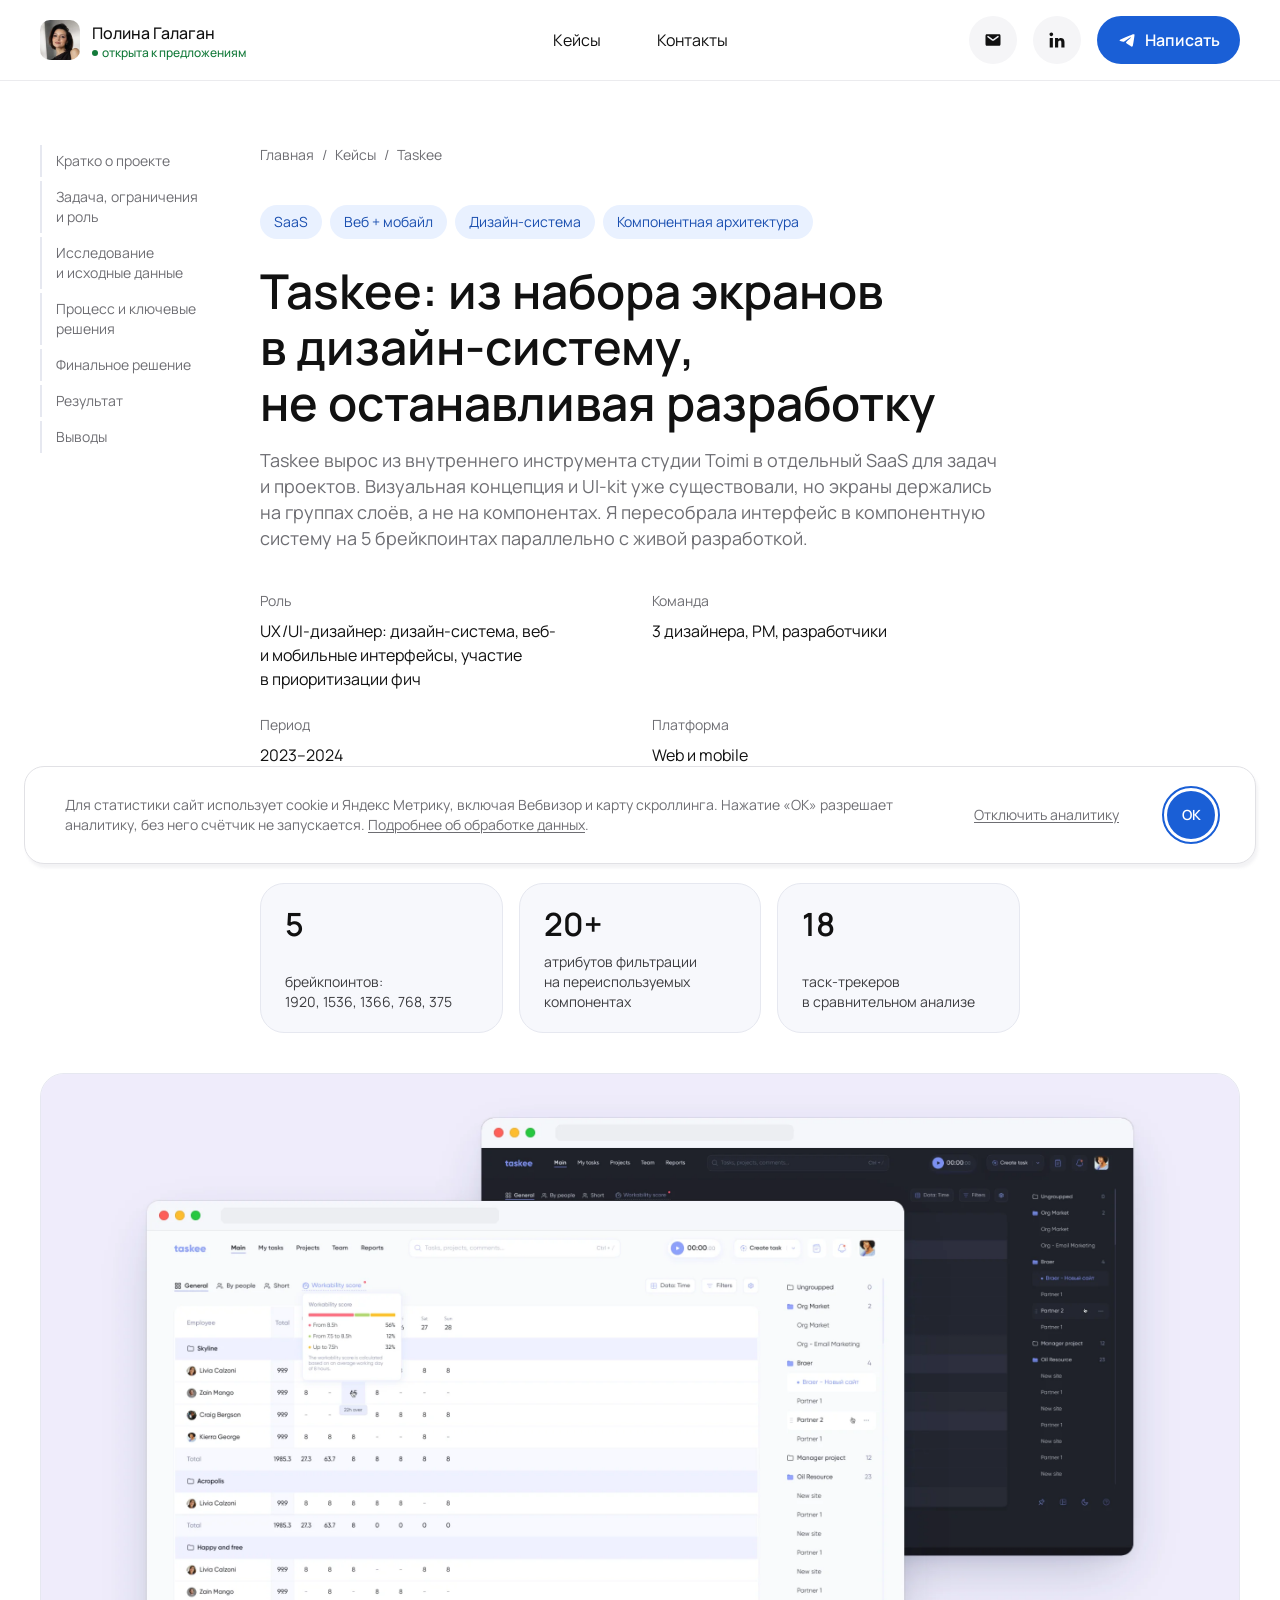
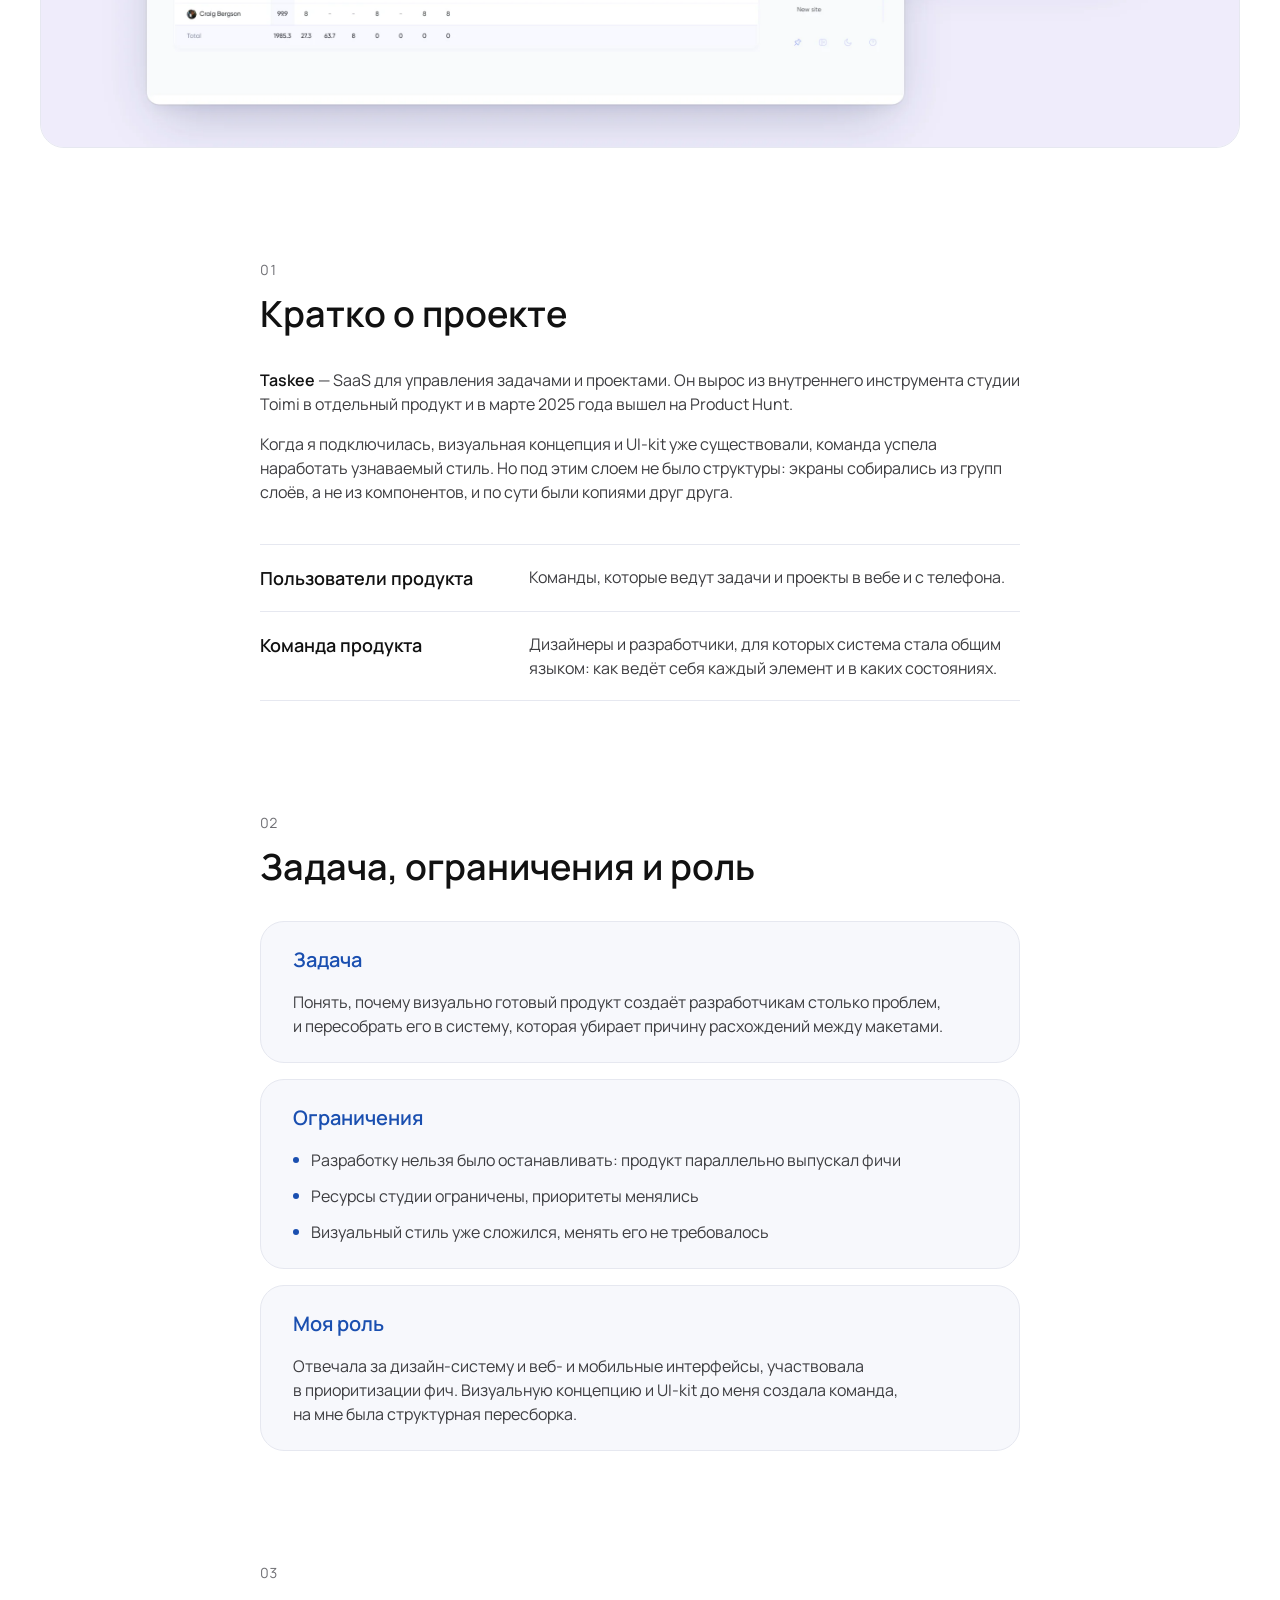
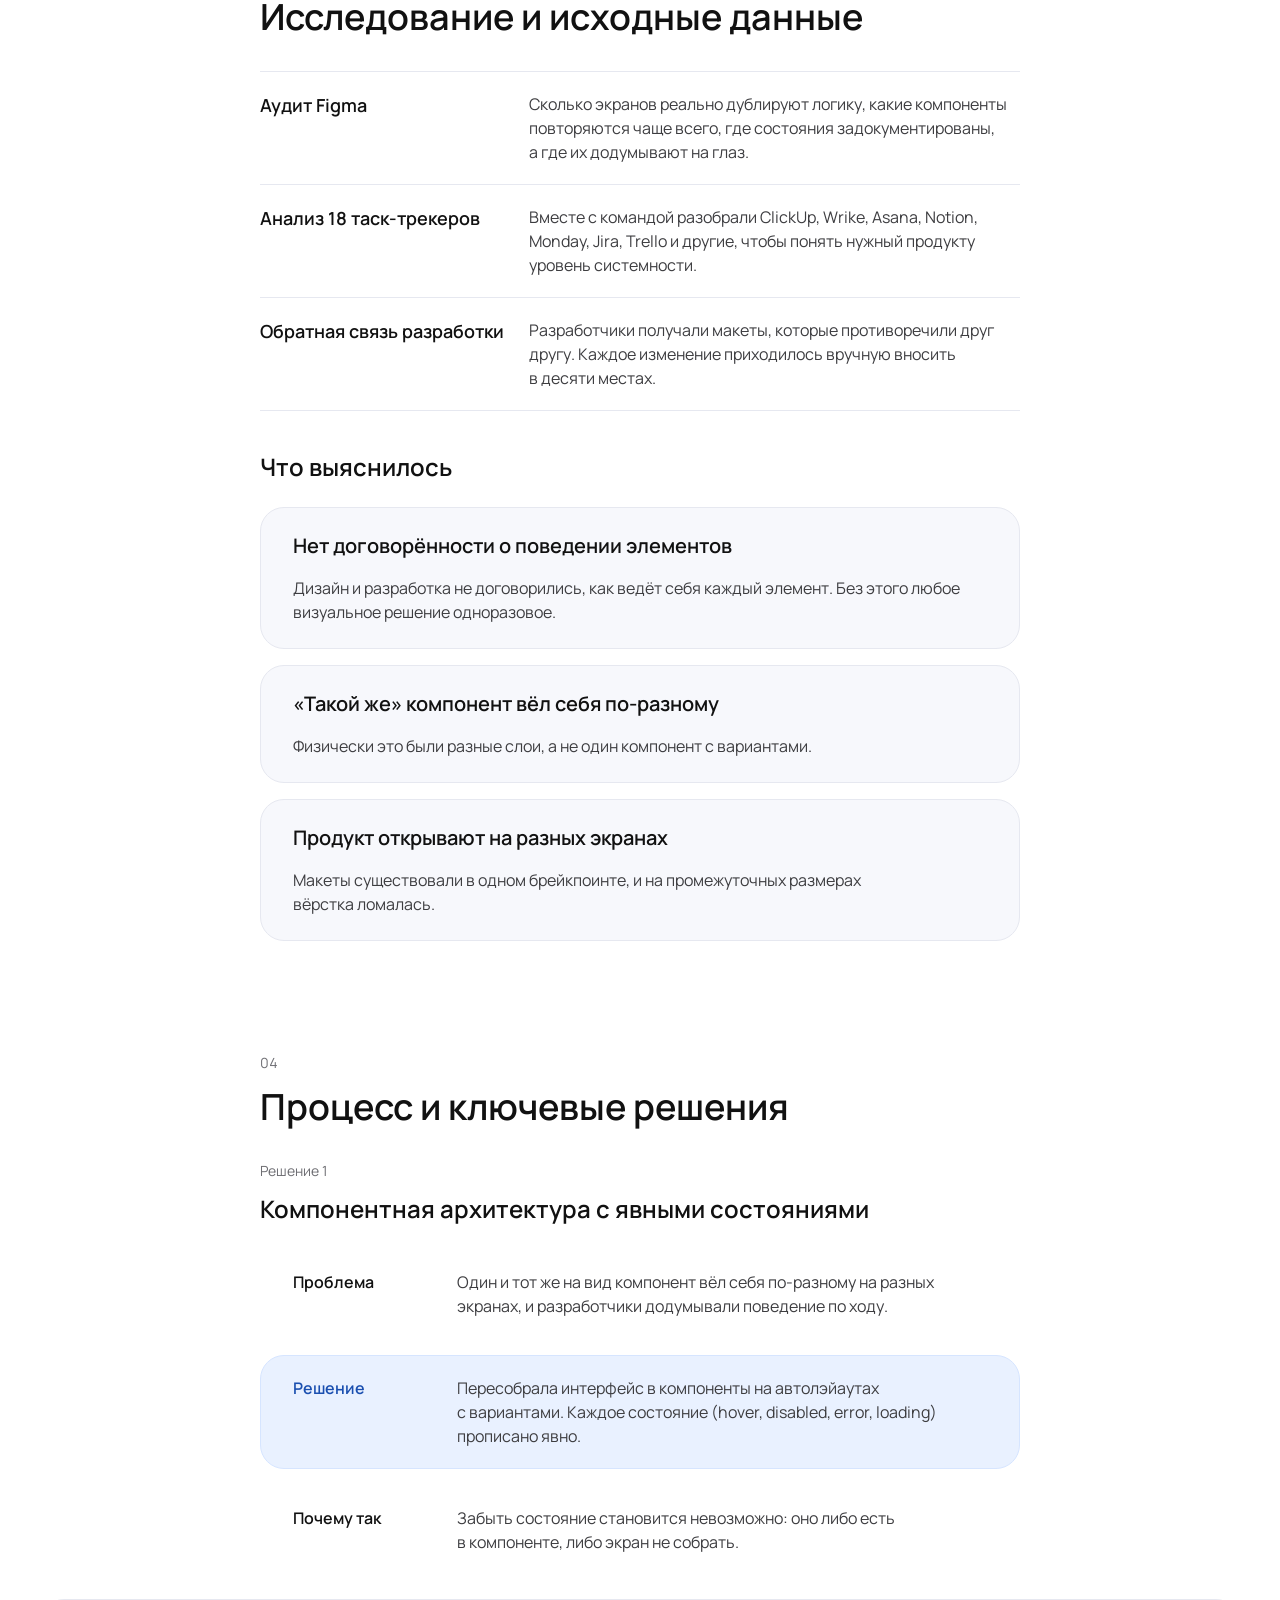
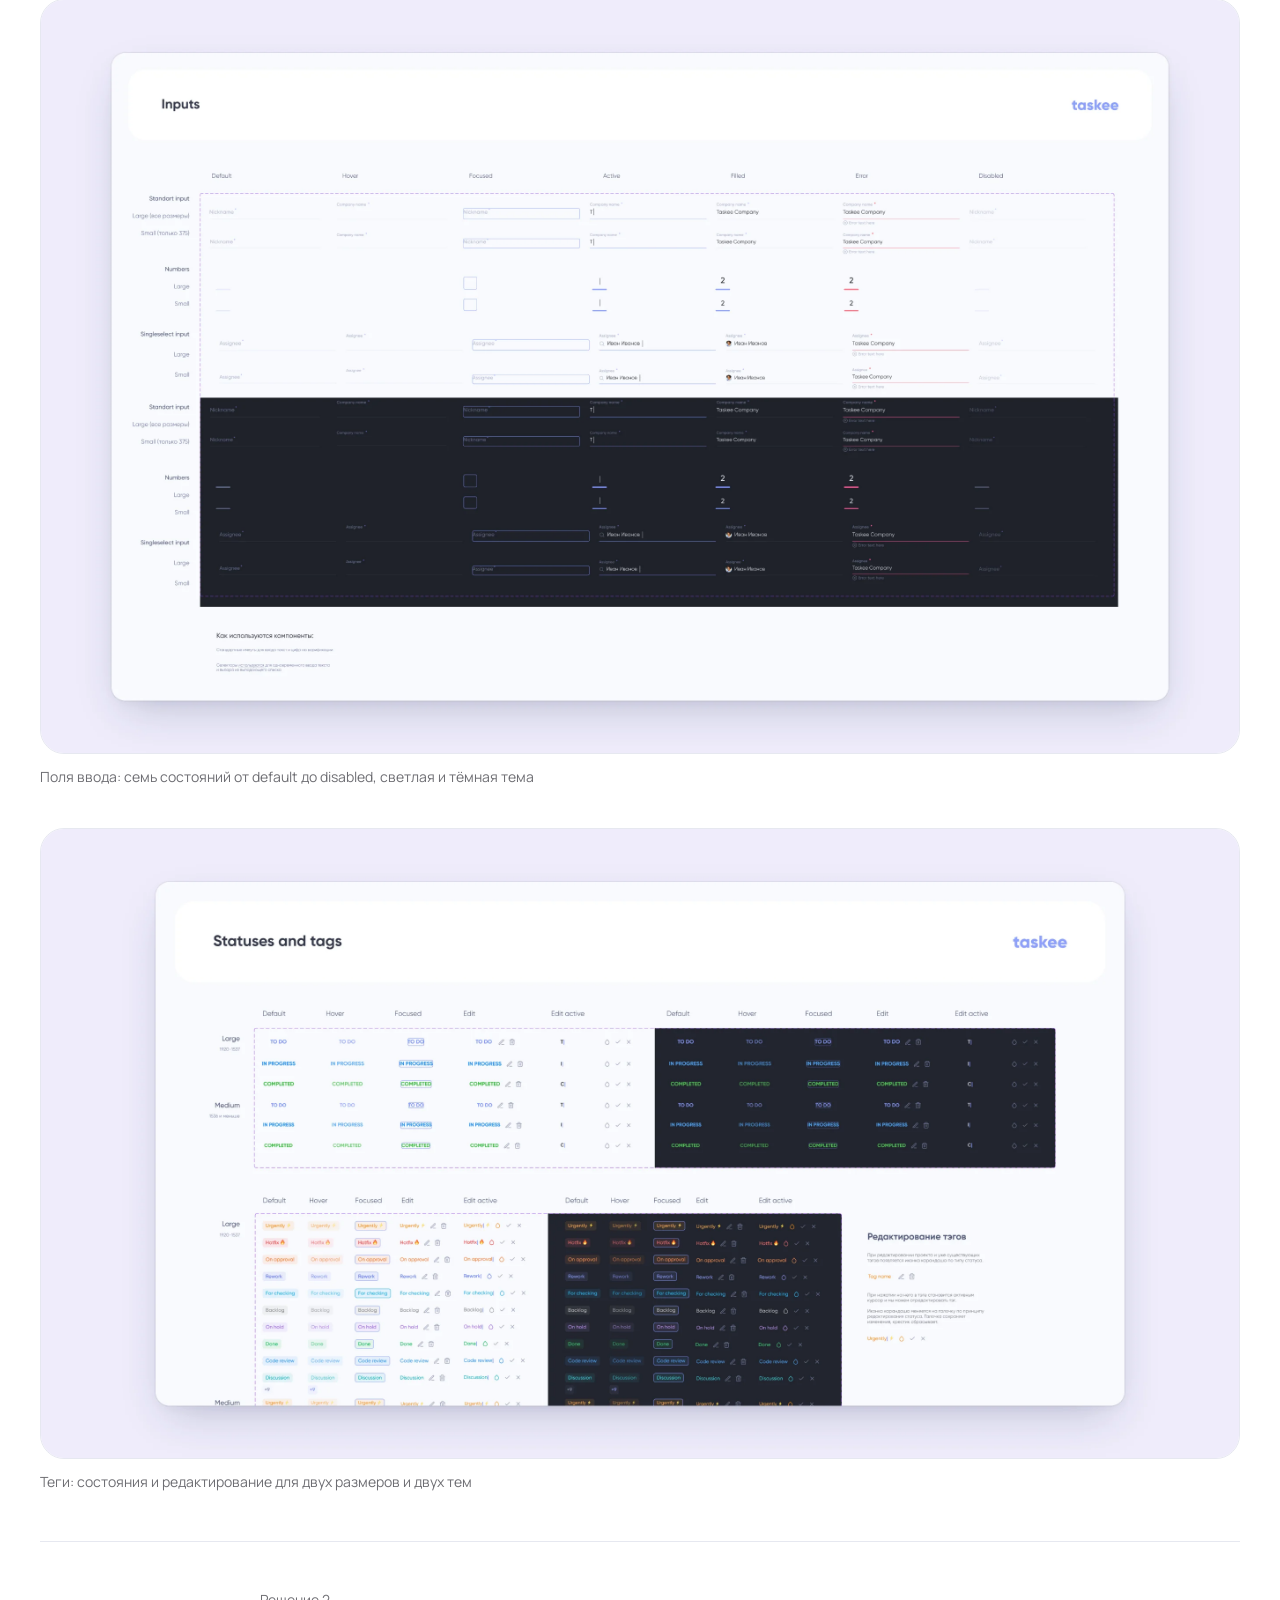
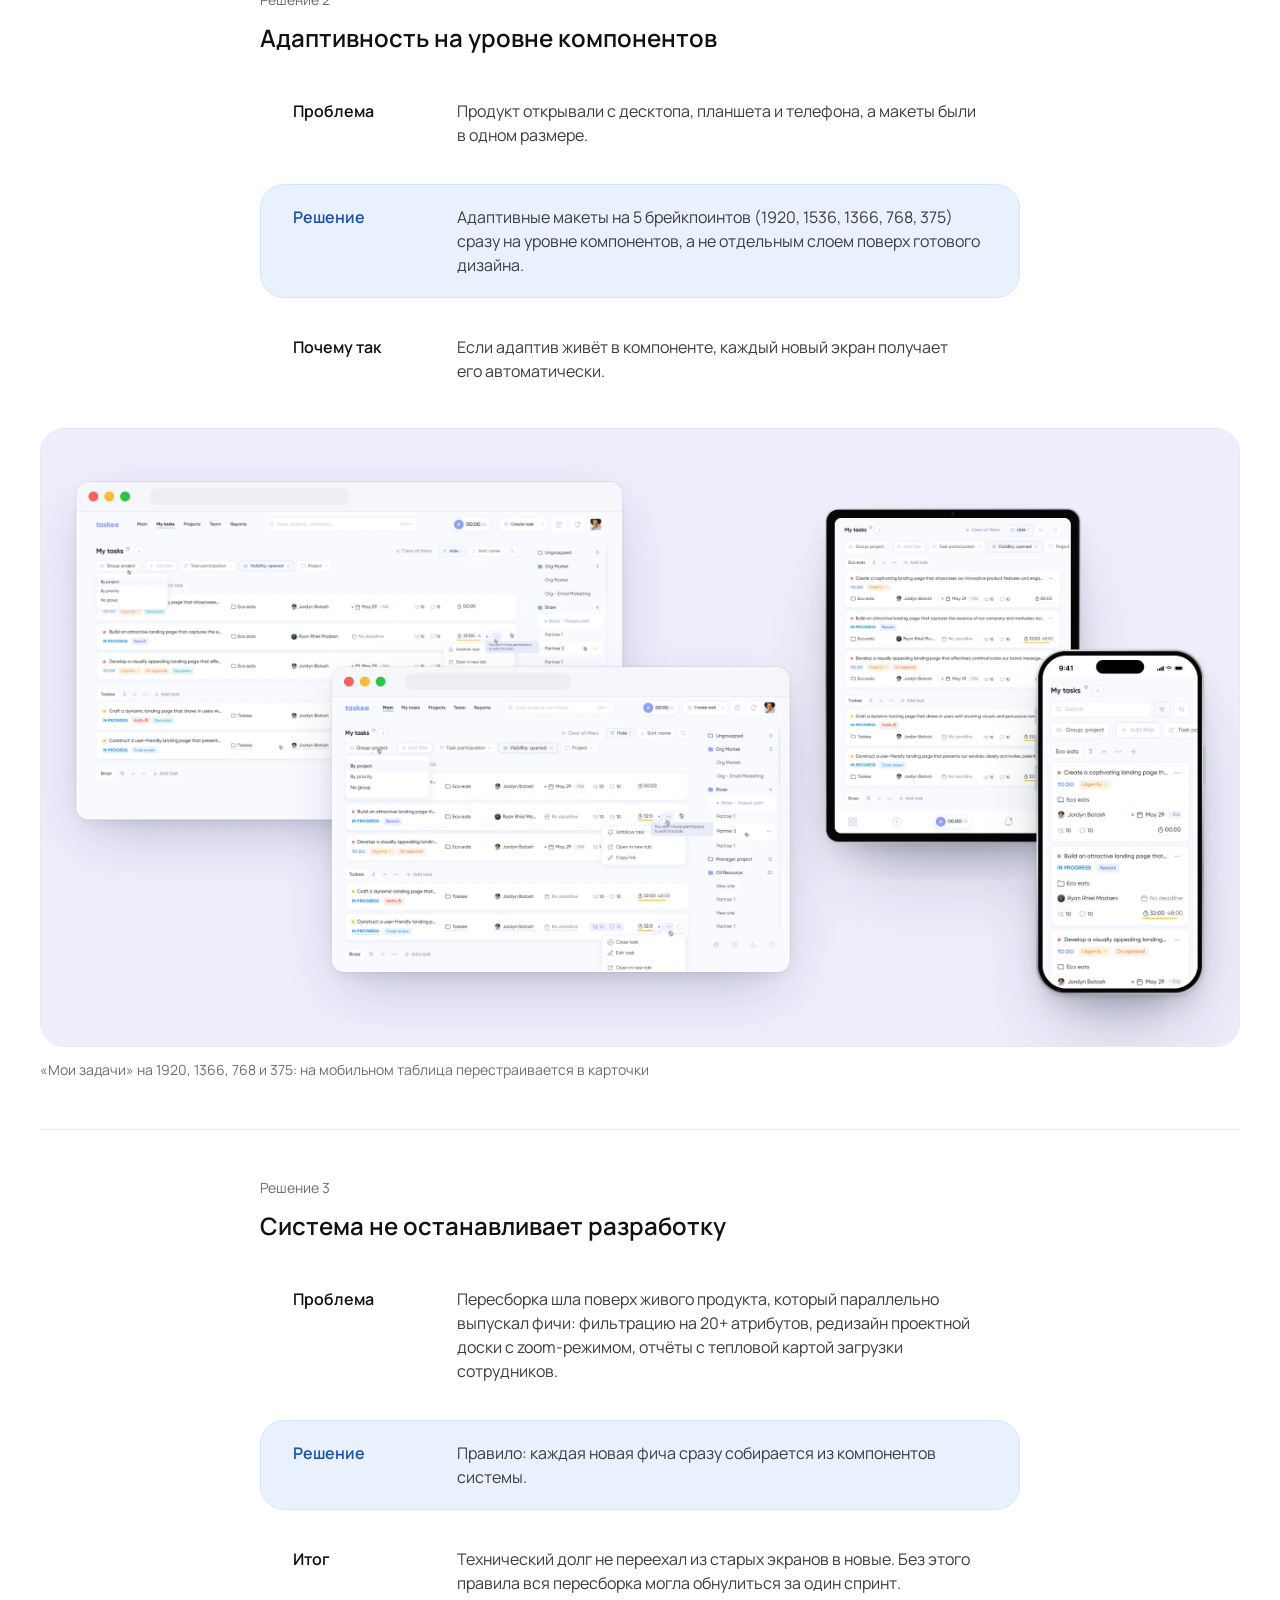
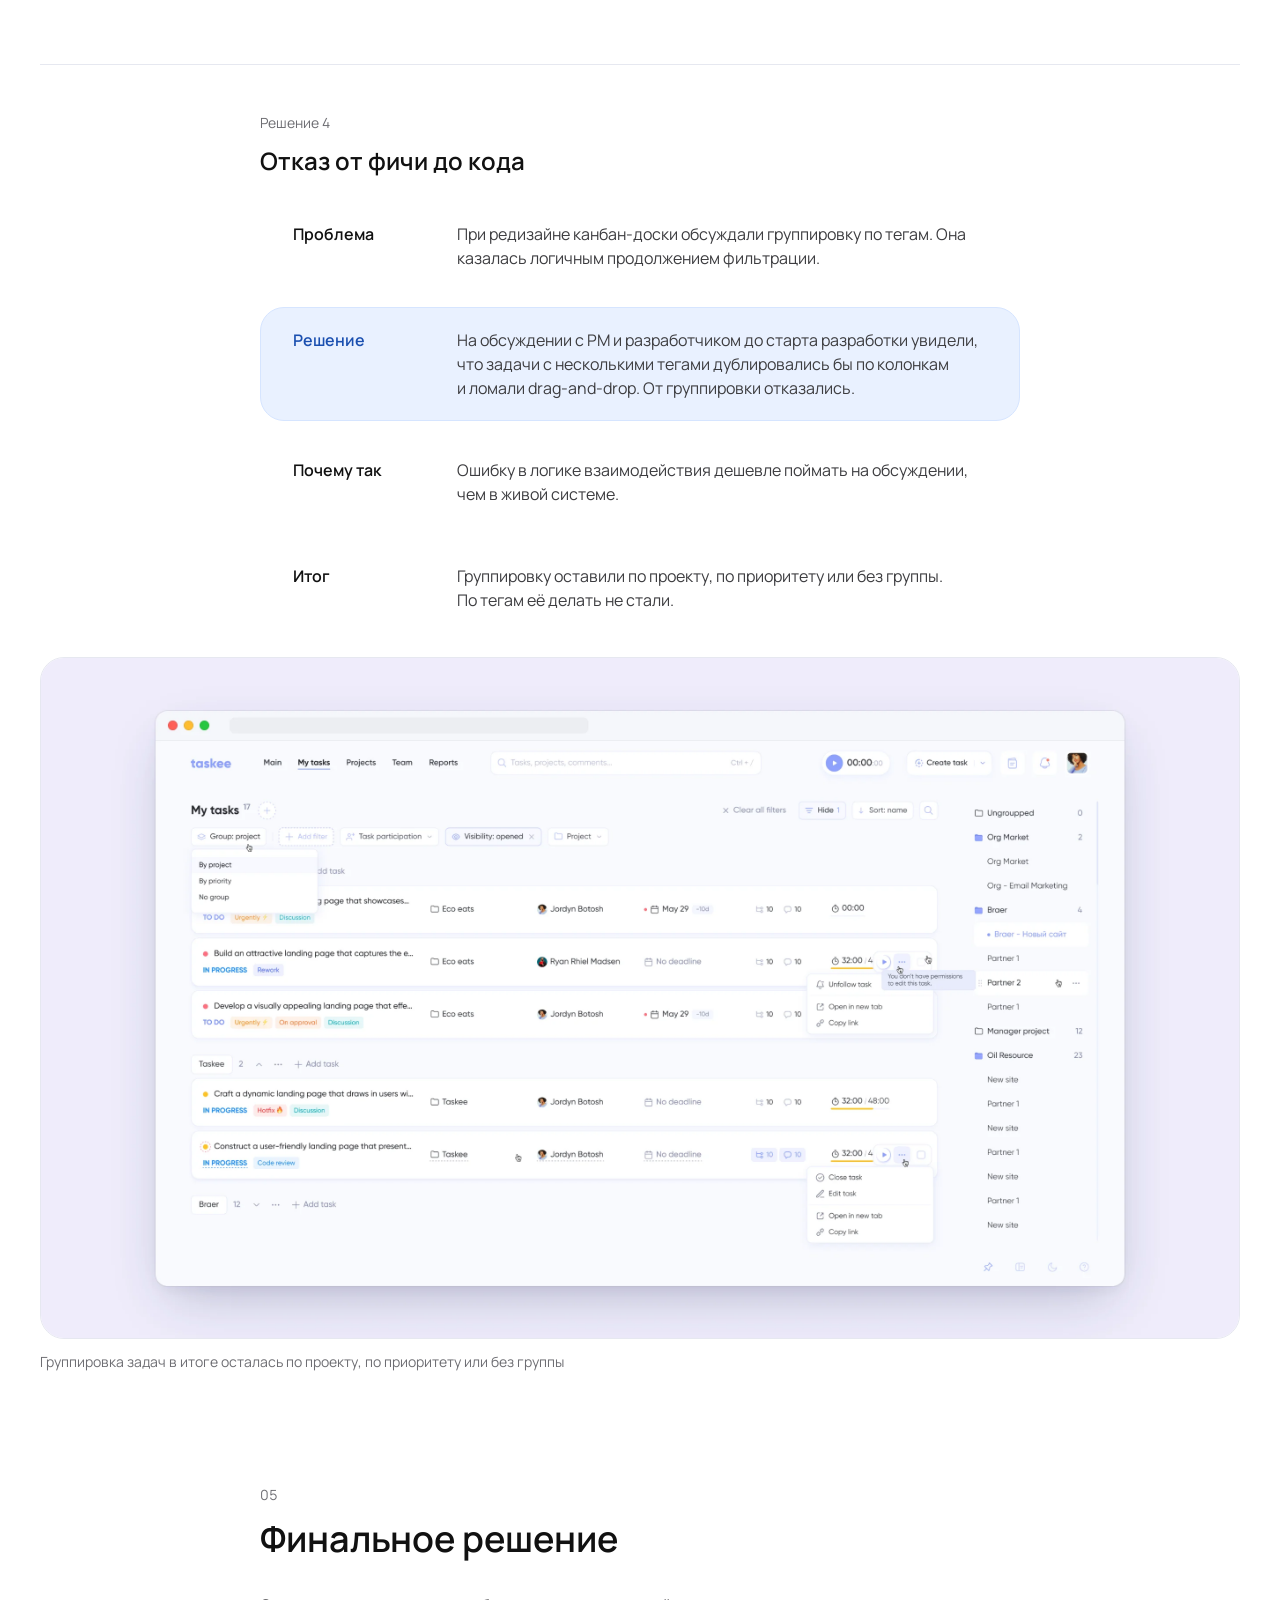
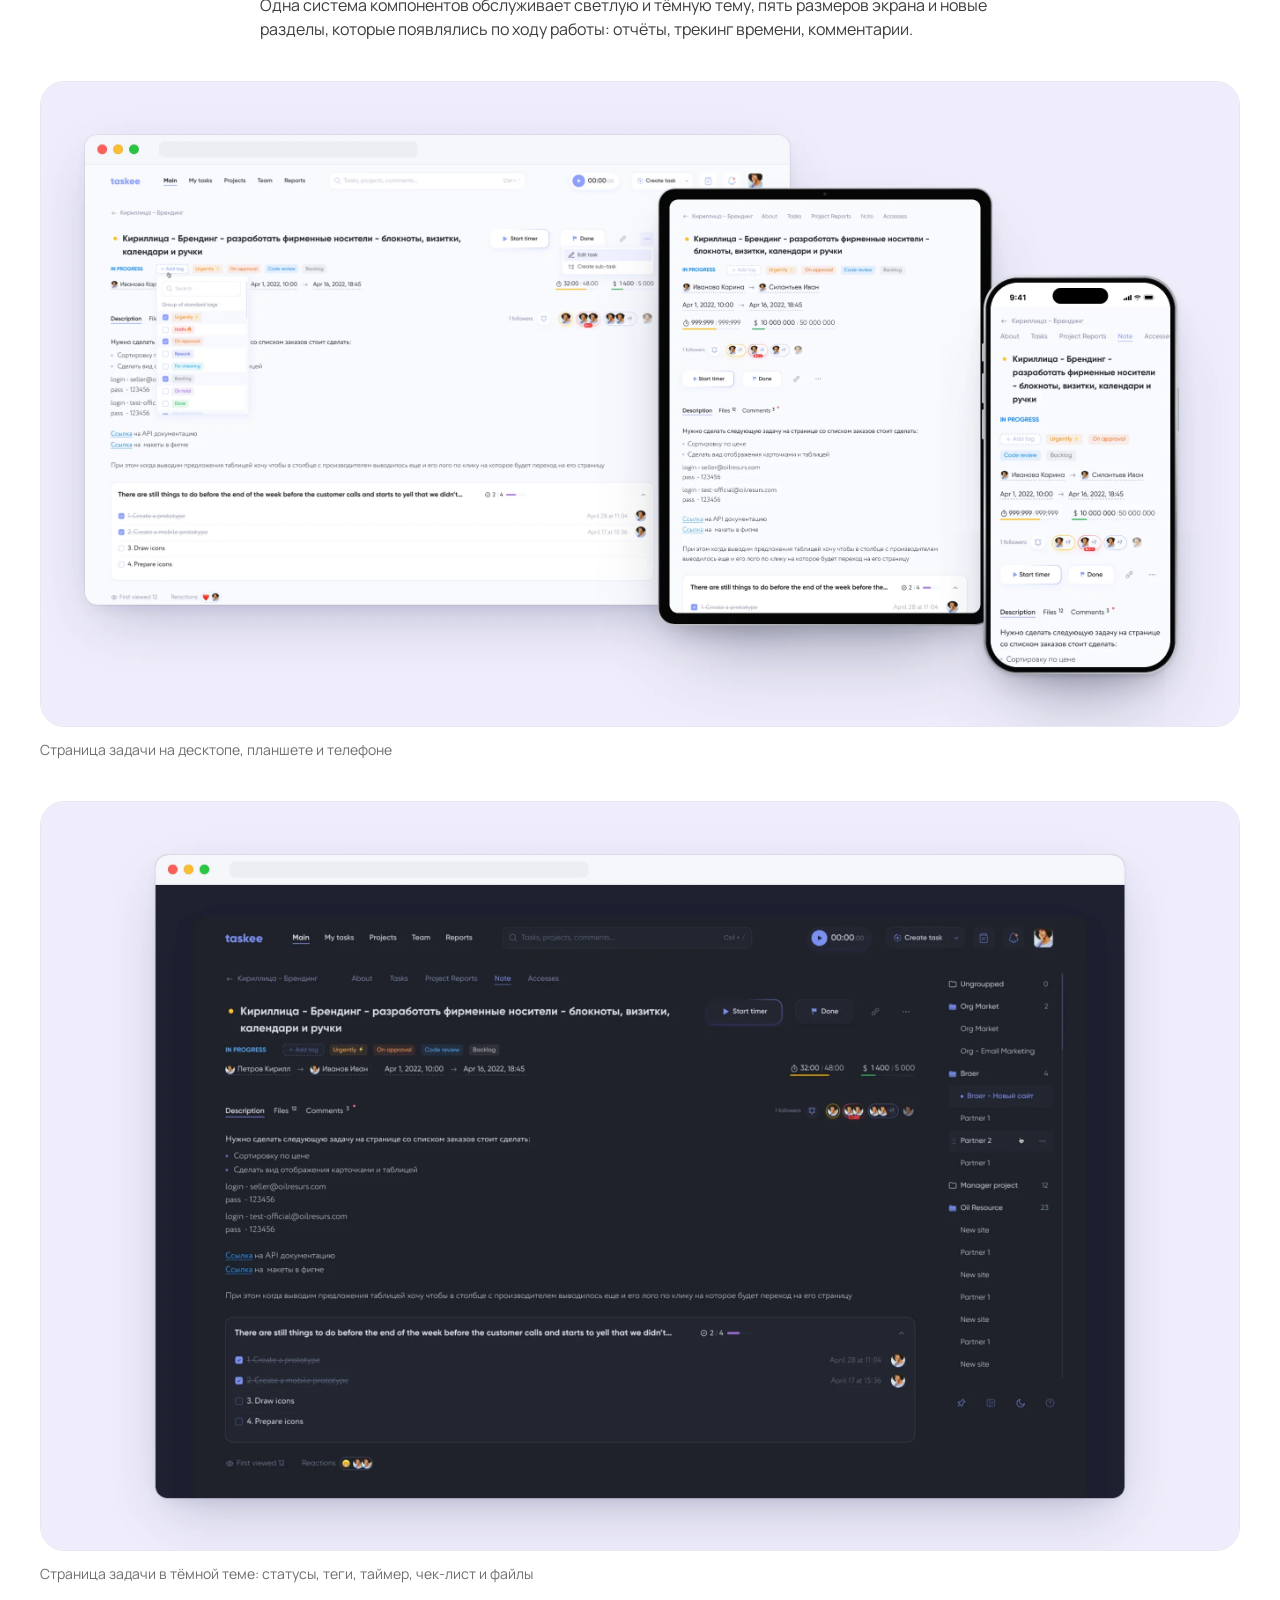
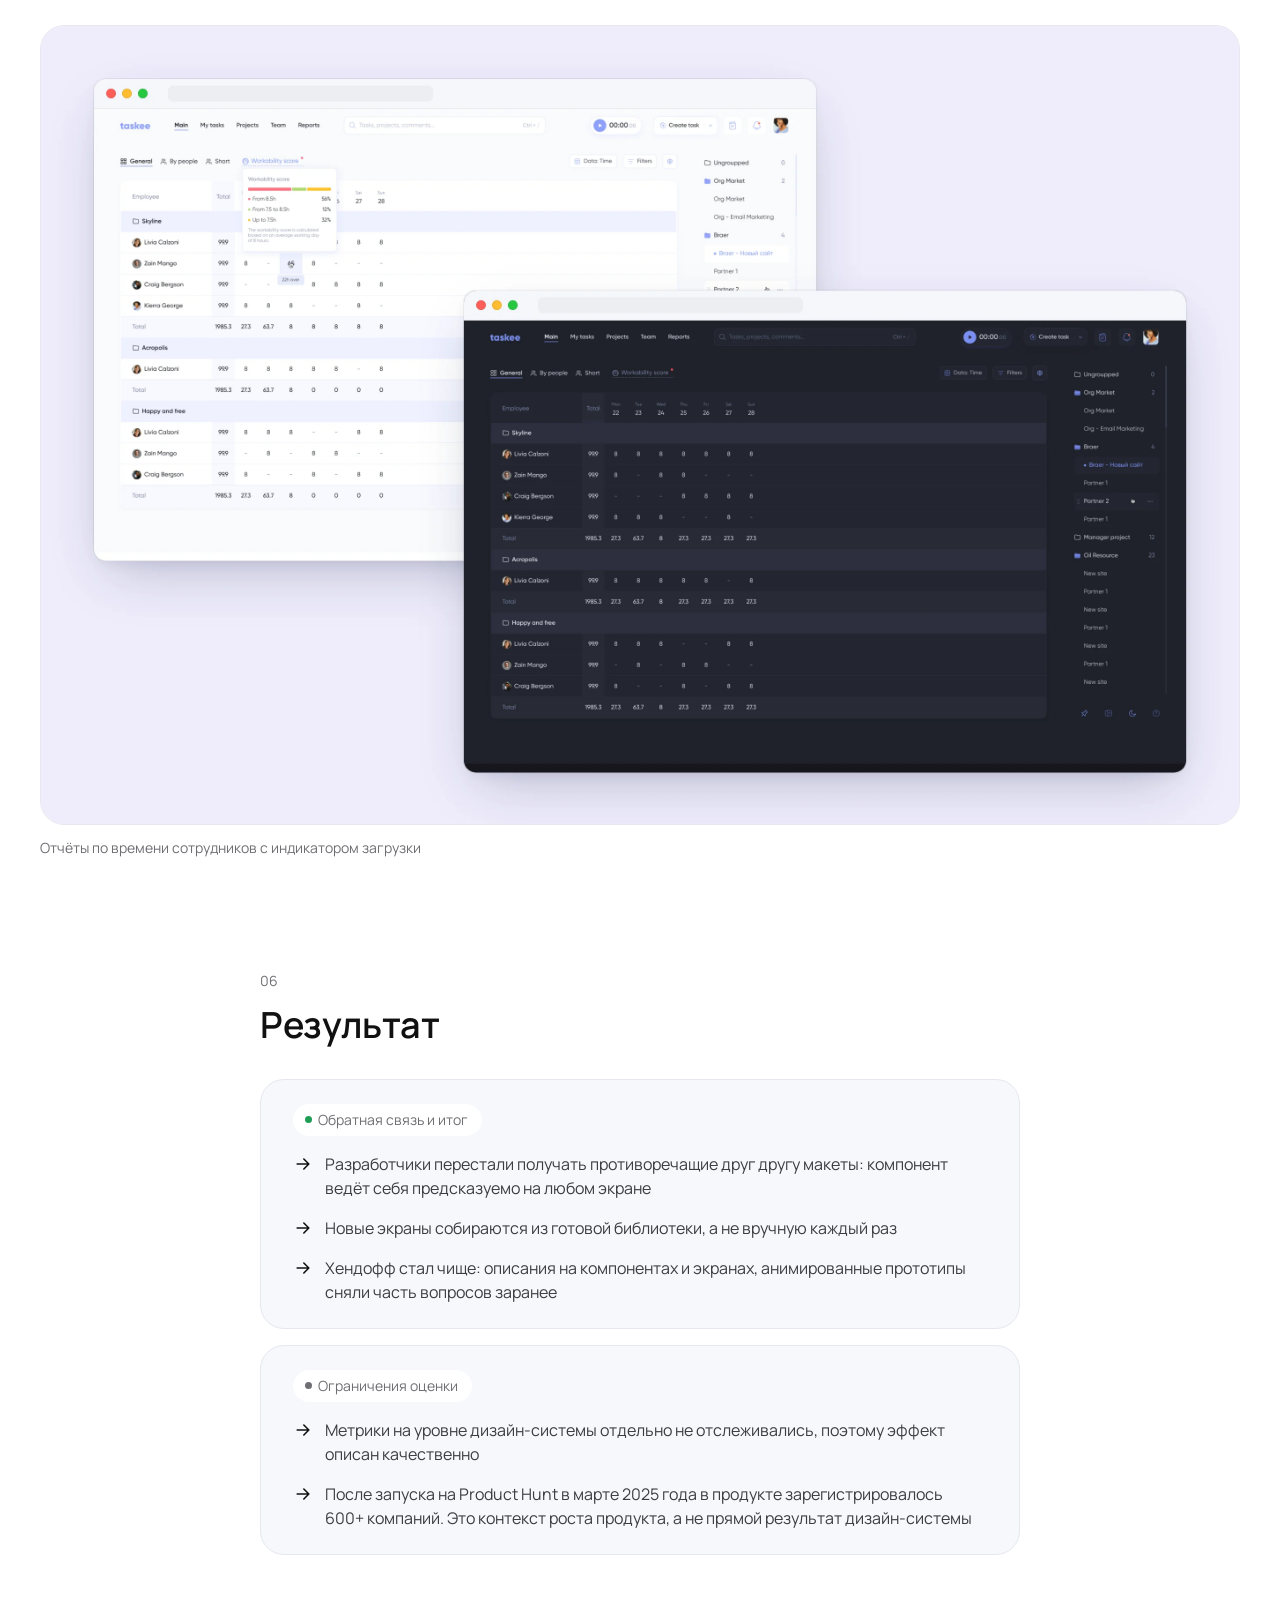
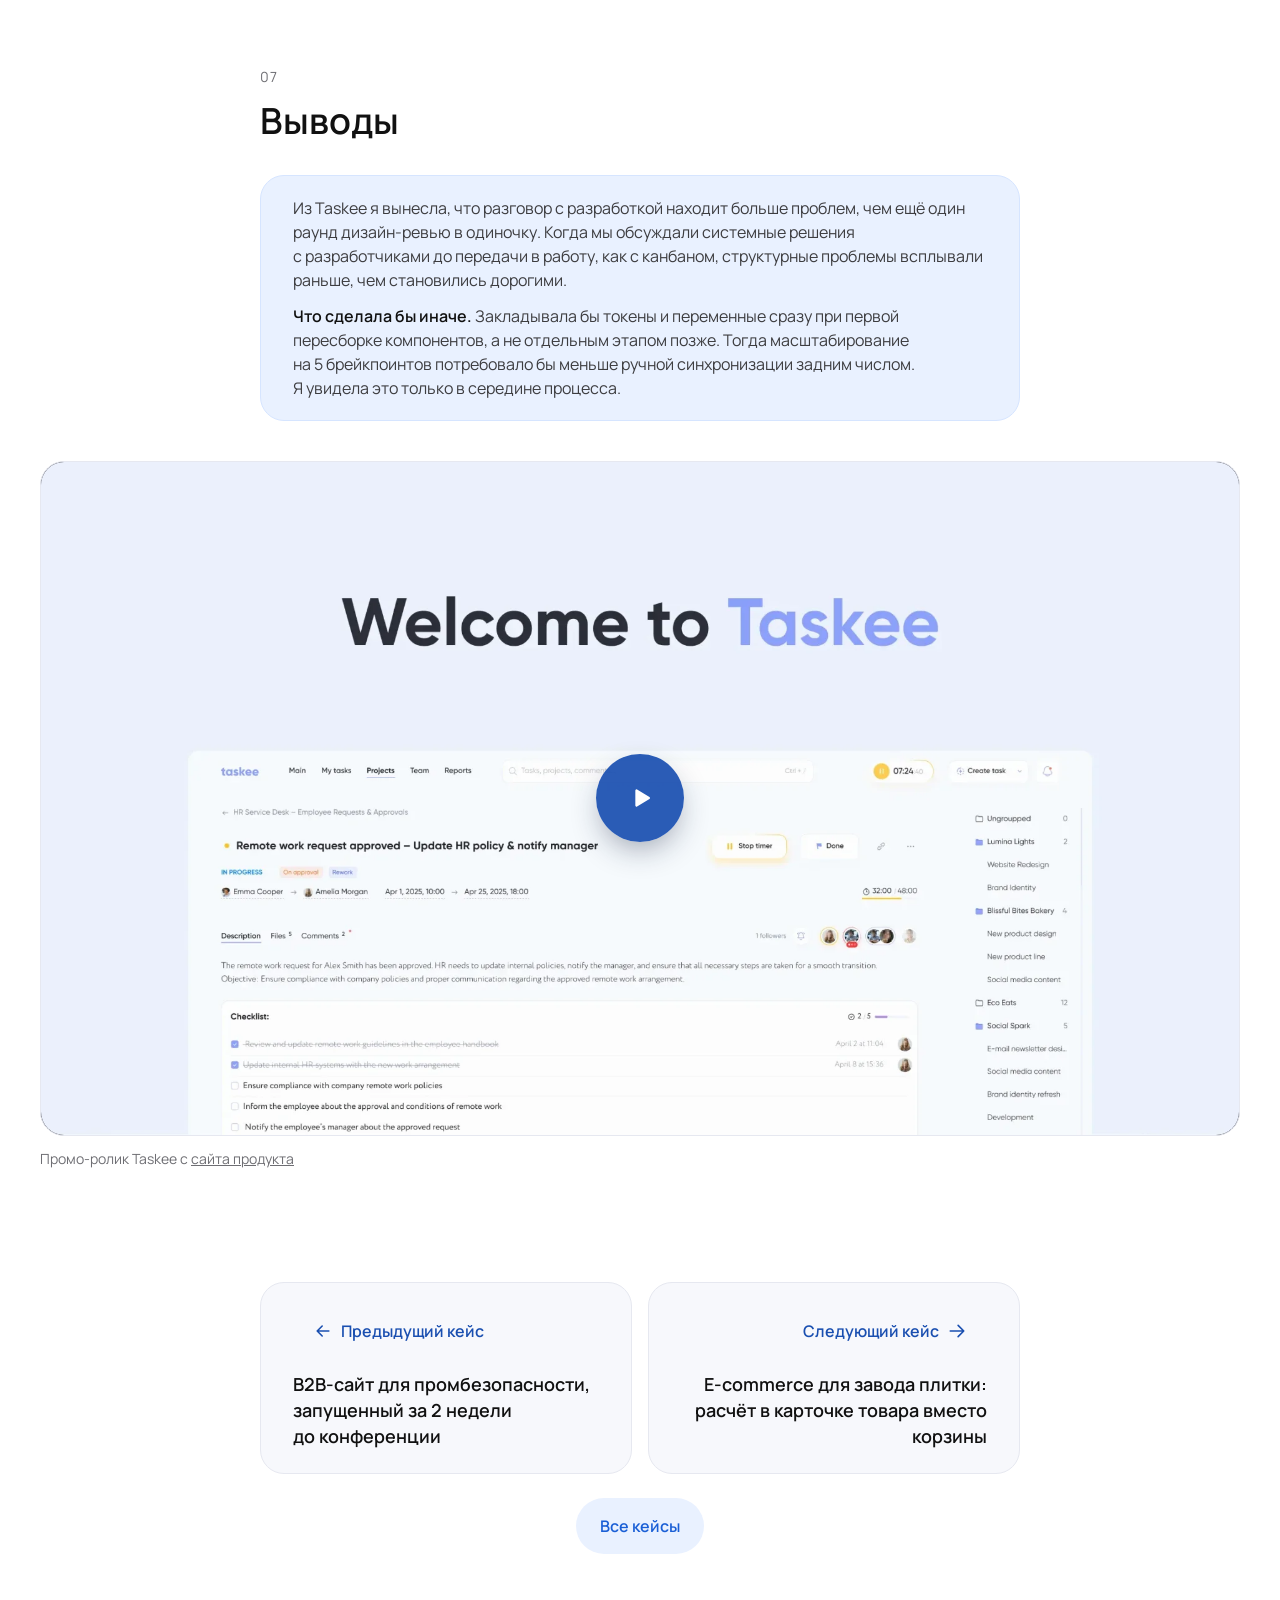
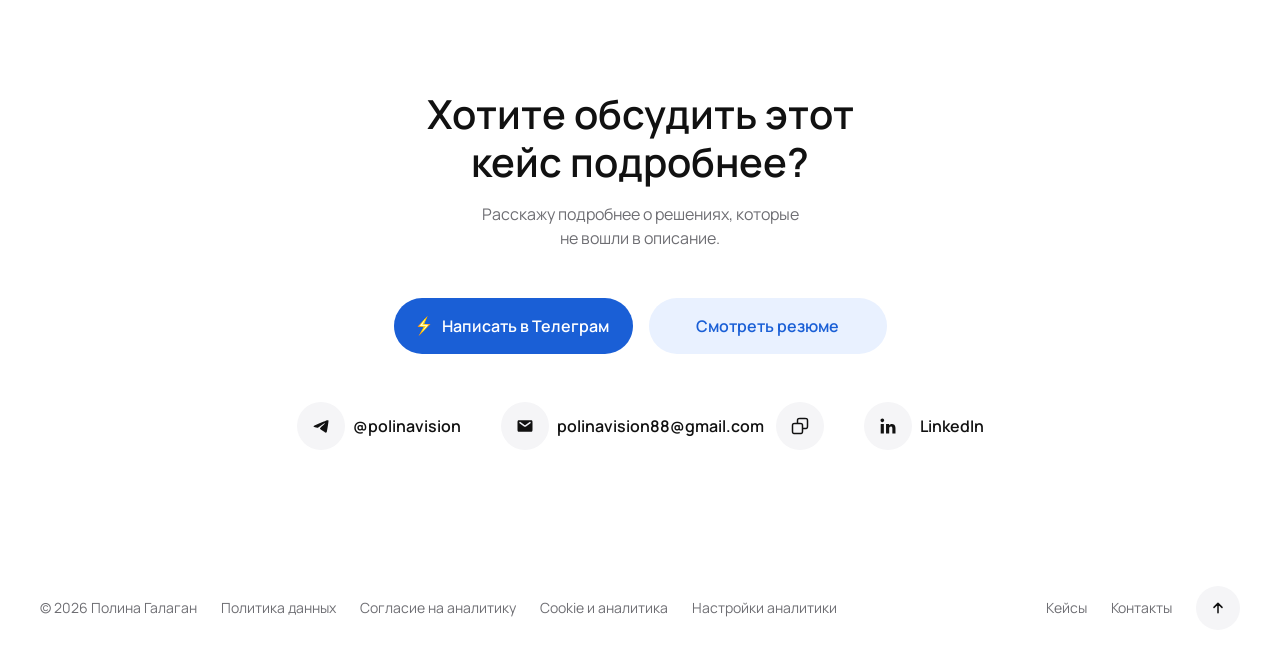
<file: taskee.html>
<!doctype html>
<html lang="ru">
<head>
  <meta charset="utf-8">
  <meta name="viewport" content="width=device-width, initial-scale=1, viewport-fit=cover">
  <title>Taskee: дизайн-система без остановки разработки · Полина Галаган</title>
  <meta name="description" content="Кейс: структурная пересборка SaaS-таск-трекера в компонентную дизайн-систему на 5 брейкпоинтах параллельно с живой разработкой.">
  <meta name="theme-color" content="#FFFFFF">
  <meta name="color-scheme" content="light">
  <link rel="canonical" href="https://polinavision.site/taskee.html">
  <meta property="og:type" content="website">
  <meta property="og:locale" content="ru_RU">
  <meta property="og:site_name" content="Полина Галаган, продуктовый дизайнер">
  <meta property="og:title" content="Taskee: дизайн-система без остановки разработки · Полина Галаган">
  <meta property="og:description" content="Кейс: структурная пересборка SaaS-таск-трекера в компонентную дизайн-систему на 5 брейкпоинтах параллельно с живой разработкой.">
  <meta property="og:url" content="https://polinavision.site/taskee.html">
  <meta property="og:image" content="https://polinavision.site/og-image.png?v=2">
  <meta property="og:image:width" content="2400">
  <meta property="og:image:height" content="1260">
  <meta name="twitter:card" content="summary_large_image">
  <link rel="icon" href="favicon-32.png" sizes="32x32" type="image/png">
  <link rel="apple-touch-icon" href="apple-touch-icon.png">
  <link rel="preload" href="fonts/manrope-cyrillic-400-normal.woff2" as="font" type="font/woff2" crossorigin>
  <link rel="preload" href="fonts/manrope-cyrillic-600-normal.woff2" as="font" type="font/woff2" crossorigin>
  <link rel="stylesheet" href="styles.css?v=54e909f2">
</head>
<body>
  <a class="skip-link" href="#main">Перейти к&nbsp;содержимому</a>
  <header class="site-header">
    <div class="container site-header__inner">
      <a class="logo" href="index.html" aria-label="Полина Галаган, на главную">
        <img class="logo__photo" src="assets/photo/avatar.webp?v=a31eb406" alt="" width="40" height="40">
        <span class="logo__text"><span class="logo__name">Полина Галаган</span><span class="logo__status">открыта к&nbsp;предложениям</span></span>
      </a>
      <nav class="nav" aria-label="Основная навигация">
        <ul class="nav__links" id="nav-links" data-open="false">
          <li><a href="index.html#work" aria-current="true">Кейсы</a></li>
          <li><a href="#contact">Контакты</a></li>
          <li class="nav__mobile-actions">
            <a class="btn btn--primary nav__mobile-cta" href="https://t.me/polinavision" target="_blank" rel="noopener"><svg width="20" height="20" viewBox="0 0 20 20" fill="none" aria-hidden="true"><path d="M3.53158 9.54974C7.55658 7.78308 10.2399 6.62474 11.5899 6.05808C15.4233 4.44974 16.2233 4.17474 16.7399 4.16641C16.8566 4.16641 17.1066 4.19141 17.2733 4.32474C17.4149 4.44141 17.4483 4.59141 17.4733 4.69974C17.4899 4.80807 17.5149 5.05808 17.4983 5.24974C17.2899 7.44974 16.3899 12.7747 15.9316 15.2331C15.7399 16.2747 15.3566 16.6247 14.9899 16.6581C14.1899 16.7331 13.5816 16.1247 12.7982 15.6164C11.5816 14.8164 10.8983 14.3164 9.71493 13.5331C8.34826 12.6331 9.23158 12.1331 10.0149 11.3247C10.2149 11.1164 13.7566 7.88308 13.8233 7.58308C13.8316 7.54974 13.8399 7.40807 13.7566 7.3414C13.6733 7.2664 13.5566 7.2914 13.4733 7.3164C13.3483 7.3414 11.4066 8.63307 7.64825 11.1914C7.09825 11.5747 6.59826 11.7581 6.14826 11.7497C5.6566 11.7414 4.70658 11.4664 3.99825 11.2414C3.13158 10.9581 2.44827 10.8081 2.5066 10.3247C2.53993 10.0747 2.88158 9.81641 3.53158 9.55807V9.54974Z" fill="currentColor"/></svg>Написать<span class="visually-hidden"> (откроется в&nbsp;новой вкладке)</span></a>
            <a class="icon-btn nav__mobile-icon" href="mailto:polinavision88@gmail.com" aria-label="Написать на почту polinavision88@gmail.com"><svg width="20" height="20" viewBox="0 0 20 20" fill="none" aria-hidden="true"><path d="M2.5 6.8335V13.1668C2.5 14.1003 2.5 14.5667 2.68166 14.9232C2.84144 15.2368 3.09623 15.4921 3.40983 15.6519C3.766 15.8333 4.23249 15.8333 5.16409 15.8333H14.8359C15.7675 15.8333 16.2333 15.8333 16.5895 15.6519C16.9031 15.4921 17.1587 15.2368 17.3185 14.9232C17.5 14.5671 17.5 14.1012 17.5 13.1696V6.83076C17.5 5.89916 17.5 5.43267 17.3185 5.0765C17.1587 4.76289 16.9031 4.50811 16.5895 4.34832C16.233 4.16667 15.7669 4.16667 14.8335 4.16667H5.16683C4.23341 4.16667 3.76635 4.16667 3.40983 4.34832C3.09623 4.50811 2.84144 4.76289 2.68166 5.0765C2.5 5.43302 2.5 5.90008 2.5 6.8335Z" fill="currentColor"/><path d="M5 6.66667L8.73837 9.39729L8.73973 9.39841C9.19184 9.72865 9.41803 9.89386 9.66577 9.95769C9.88475 10.0141 10.1149 10.0141 10.3339 9.95769C10.5819 9.89381 10.8087 9.72811 11.2616 9.3973L15 6.66667" stroke="#EDEEF3" stroke-width="1.5" stroke-linecap="round" stroke-linejoin="round"/></svg></a>
            <a class="icon-btn nav__mobile-icon" href="https://www.linkedin.com/in/polina-galagan/" target="_blank" rel="noopener" aria-label="LinkedIn (откроется в новой вкладке)"><svg width="20" height="20" viewBox="0 0 20 20" fill="none" aria-hidden="true"><path d="M5.86723 17.5006H2.7089V8.02557H5.86723V17.5006ZM6.1839 4.34224C6.1839 3.34224 5.39224 2.5339 4.39224 2.50057C3.37557 2.47557 2.52557 3.27557 2.50057 4.29223C2.47557 5.3089 3.27556 6.1589 4.29223 6.1839C5.32556 6.19223 6.16723 5.37558 6.1839 4.34224ZM17.4589 11.7756C17.4589 8.82557 15.5506 7.92557 13.9256 7.92557C12.7839 7.89223 11.7089 8.45057 11.0839 9.40057V8.0339H8.0339V17.5089H11.1922V12.5922V12.4339C11.1256 11.4256 11.8922 10.5506 12.9006 10.4839C13.7256 10.4839 14.3506 11.0172 14.3506 12.5172V17.5089H17.5089L17.4672 11.7839L17.4589 11.7756Z" fill="currentColor"/></svg></a>
          </li>
        </ul>
        <div class="nav__actions">
          <a class="icon-btn" href="mailto:polinavision88@gmail.com" aria-label="Написать на почту polinavision88@gmail.com" title="polinavision88@gmail.com"><svg width="20" height="20" viewBox="0 0 20 20" fill="none" aria-hidden="true"><path d="M2.5 6.8335V13.1668C2.5 14.1003 2.5 14.5667 2.68166 14.9232C2.84144 15.2368 3.09623 15.4921 3.40983 15.6519C3.766 15.8333 4.23249 15.8333 5.16409 15.8333H14.8359C15.7675 15.8333 16.2333 15.8333 16.5895 15.6519C16.9031 15.4921 17.1587 15.2368 17.3185 14.9232C17.5 14.5671 17.5 14.1012 17.5 13.1696V6.83076C17.5 5.89916 17.5 5.43267 17.3185 5.0765C17.1587 4.76289 16.9031 4.50811 16.5895 4.34832C16.233 4.16667 15.7669 4.16667 14.8335 4.16667H5.16683C4.23341 4.16667 3.76635 4.16667 3.40983 4.34832C3.09623 4.50811 2.84144 4.76289 2.68166 5.0765C2.5 5.43302 2.5 5.90008 2.5 6.8335Z" fill="currentColor"/><path d="M5 6.66667L8.73837 9.39729L8.73973 9.39841C9.19184 9.72865 9.41803 9.89386 9.66577 9.95769C9.88475 10.0141 10.1149 10.0141 10.3339 9.95769C10.5819 9.89381 10.8087 9.72811 11.2616 9.3973L15 6.66667" stroke="#EDEEF3" stroke-width="1.5" stroke-linecap="round" stroke-linejoin="round"/></svg></a>
          <a class="icon-btn" href="https://www.linkedin.com/in/polina-galagan/" target="_blank" rel="noopener" aria-label="LinkedIn (откроется в новой вкладке)" title="LinkedIn"><svg width="20" height="20" viewBox="0 0 20 20" fill="none" aria-hidden="true"><path d="M5.86723 17.5006H2.7089V8.02557H5.86723V17.5006ZM6.1839 4.34224C6.1839 3.34224 5.39224 2.5339 4.39224 2.50057C3.37557 2.47557 2.52557 3.27557 2.50057 4.29223C2.47557 5.3089 3.27556 6.1589 4.29223 6.1839C5.32556 6.19223 6.16723 5.37558 6.1839 4.34224ZM17.4589 11.7756C17.4589 8.82557 15.5506 7.92557 13.9256 7.92557C12.7839 7.89223 11.7089 8.45057 11.0839 9.40057V8.0339H8.0339V17.5089H11.1922V12.5922V12.4339C11.1256 11.4256 11.8922 10.5506 12.9006 10.4839C13.7256 10.4839 14.3506 11.0172 14.3506 12.5172V17.5089H17.5089L17.4672 11.7839L17.4589 11.7756Z" fill="currentColor"/></svg></a>
          <a class="btn btn--primary" href="https://t.me/polinavision" target="_blank" rel="noopener"><svg width="20" height="20" viewBox="0 0 20 20" fill="none" aria-hidden="true"><path d="M3.53158 9.54974C7.55658 7.78308 10.2399 6.62474 11.5899 6.05808C15.4233 4.44974 16.2233 4.17474 16.7399 4.16641C16.8566 4.16641 17.1066 4.19141 17.2733 4.32474C17.4149 4.44141 17.4483 4.59141 17.4733 4.69974C17.4899 4.80807 17.5149 5.05808 17.4983 5.24974C17.2899 7.44974 16.3899 12.7747 15.9316 15.2331C15.7399 16.2747 15.3566 16.6247 14.9899 16.6581C14.1899 16.7331 13.5816 16.1247 12.7982 15.6164C11.5816 14.8164 10.8983 14.3164 9.71493 13.5331C8.34826 12.6331 9.23158 12.1331 10.0149 11.3247C10.2149 11.1164 13.7566 7.88308 13.8233 7.58308C13.8316 7.54974 13.8399 7.40807 13.7566 7.3414C13.6733 7.2664 13.5566 7.2914 13.4733 7.3164C13.3483 7.3414 11.4066 8.63307 7.64825 11.1914C7.09825 11.5747 6.59826 11.7581 6.14826 11.7497C5.6566 11.7414 4.70658 11.4664 3.99825 11.2414C3.13158 10.9581 2.44827 10.8081 2.5066 10.3247C2.53993 10.0747 2.88158 9.81641 3.53158 9.55807V9.54974Z" fill="currentColor"/></svg>Написать<span class="visually-hidden"> (откроется в&nbsp;новой вкладке)</span></a>
        </div>
        <button class="nav-toggle" id="nav-toggle" type="button" aria-expanded="false" aria-controls="nav-links" aria-label="Открыть меню">
          <svg class="icon-open" viewBox="0 0 24 24" fill="none" stroke="currentColor" stroke-width="1.8" stroke-linecap="round" aria-hidden="true"><path d="M4 8h16M4 16h16"/></svg>
          <svg class="icon-close" viewBox="0 0 24 24" fill="none" stroke="currentColor" stroke-width="1.8" stroke-linecap="round" aria-hidden="true"><path d="M6 6l12 12M18 6 6 18"/></svg>
        </button>
      </nav>
    </div>
  </header>
  <main id="main" class="case-page">
  <nav class="case-toc" aria-label="Оглавление кейса">
    <ol><li><a href="#s1">Кратко о&nbsp;проекте</a></li><li><a href="#s2">Задача, ограничения и&nbsp;роль</a></li><li><a href="#s3">Исследование и&nbsp;исходные данные</a></li><li><a href="#s4">Процесс и&nbsp;ключевые решения</a></li><li><a href="#s5">Финальное решение</a></li><li><a href="#s6">Результат</a></li><li><a href="#s7">Выводы</a></li></ol>
  </nav>
    <section class="case-hero" aria-labelledby="case-title">
      <nav class="breadcrumbs" aria-label="Хлебные крошки">
        <ol>
          <li><a href="index.html">Главная</a></li>
          <li><a href="index.html#work">Кейсы</a></li>
          <li aria-current="page">Taskee</li>
        </ol>
      </nav>
      <div class="case-hero__inner">
        <ul class="tags" aria-label="Теги проекта"><li class="tag tag--blue">SaaS</li><li class="tag tag--blue">Веб + мобайл</li><li class="tag tag--blue"><span class="nowrap">Дизайн-система</span></li><li class="tag tag--blue">Компонентная архитектура</li></ul>
        <div class="case-hero__text">
          <h1 id="case-title">Taskee: из&nbsp;набора экранов в&nbsp;<span class="nowrap">дизайн-систему</span>, не&nbsp;останавливая разработку</h1>
          <p class="case-hero__lead">Taskee вырос из&nbsp;внутреннего инструмента студии Toimi в&nbsp;отдельный SaaS для&nbsp;задач и&nbsp;проектов. Визуальная концепция и&nbsp;<span class="nowrap">UI-kit</span> уже&nbsp;существовали, но&nbsp;экраны держались на&nbsp;группах слоёв, а&nbsp;не&nbsp;на&nbsp;компонентах. Я&nbsp;пересобрала интерфейс в&nbsp;компонентную систему на&nbsp;5&nbsp;брейкпоинтах параллельно с&nbsp;живой разработкой.</p>
        </div>
      </div>
      <dl class="meta-grid"><div><dt>Роль</dt><dd>UX/UI-дизайнер: <span class="nowrap">дизайн-система</span>, веб- и&nbsp;мобильные интерфейсы, участие в&nbsp;приоритизации фич</dd></div><div><dt>Команда</dt><dd>3&nbsp;дизайнера, PM, разработчики</dd></div><div><dt>Период</dt><dd>2023–2024</dd></div><div><dt>Платформа</dt><dd>Web и&nbsp;mobile</dd></div><div><dt>Сайт</dt><dd><a class="site-link" href="https://taskee.pro/ru/" target="_blank" rel="noopener">taskee.pro<span class="visually-hidden"> (откроется в&nbsp;новой вкладке)</span></a></dd></div></dl>
      <div class="highlights" aria-label="Ключевые цифры"><div class="highlight"><span class="highlight__value">5</span><span class="highlight__text">брейкпоинтов: 1920,&nbsp;1536,&nbsp;1366,&nbsp;768,&nbsp;375</span></div><div class="highlight"><span class="highlight__value">20+</span><span class="highlight__text">атрибутов фильтрации на&nbsp;переиспользуемых компонентах</span></div><div class="highlight"><span class="highlight__value">18</span><span class="highlight__text"><span class="nowrap">таск-трекеров</span> в&nbsp;сравнительном анализе</span></div></div>
      <div class="case-cover">
        <div class="media media--img media--crop" style="aspect-ratio:1360/765"><img src="assets/taskee/cover.webp?v=adbd5831" alt="Taskee: список задач в светлой теме и страница задачи в тёмной" fetchpriority="high" decoding="async" width="2720" height="1530"></div>
      </div>
    </section>
    <section class="case-section" aria-labelledby="s1">
      <div class="case-section__head">
        <span class="case-section__num">01</span>
        <h2 id="s1">Кратко о&nbsp;проекте</h2>
      </div>
      <div class="case-section__body">
          <div class="prose">
            <p><strong>Taskee</strong>&nbsp;— SaaS для&nbsp;управления задачами и&nbsp;проектами. Он&nbsp;вырос из&nbsp;внутреннего инструмента студии Toimi в&nbsp;отдельный продукт и&nbsp;в&nbsp;марте 2025&nbsp;года вышел на&nbsp;Product Hunt.</p>
            <p>Когда я&nbsp;подключилась, визуальная концепция и&nbsp;<span class="nowrap">UI-kit</span> уже&nbsp;существовали, команда успела наработать узнаваемый стиль. Но&nbsp;под&nbsp;этим слоем не&nbsp;было структуры: экраны собирались из&nbsp;групп слоёв, а&nbsp;не&nbsp;из&nbsp;компонентов, и&nbsp;по&nbsp;сути были копиями друг друга.</p>
          </div>
          <dl class="def-list"><div class="def-list__row"><dt>Пользователи продукта</dt><dd>Команды, которые ведут задачи и&nbsp;проекты в&nbsp;вебе и&nbsp;с&nbsp;телефона.</dd></div><div class="def-list__row"><dt>Команда продукта</dt><dd>Дизайнеры и&nbsp;разработчики, для&nbsp;которых система стала общим языком: как&nbsp;ведёт себя каждый элемент и&nbsp;в&nbsp;каких состояниях.</dd></div></dl>
      </div>
    </section>
    <section class="case-section" aria-labelledby="s2">
      <div class="case-section__head">
        <span class="case-section__num">02</span>
        <h2 id="s2">Задача, ограничения и&nbsp;роль</h2>
      </div>
      <div class="case-section__body">
        <div class="trio"><div class="trio__item"><h3>Задача</h3><p>Понять, почему визуально готовый продукт создаёт разработчикам столько проблем, и&nbsp;пересобрать его&nbsp;в&nbsp;систему, которая убирает причину расхождений между макетами.</p></div><div class="trio__item"><h3>Ограничения</h3><ul><li>Разработку нельзя было останавливать: продукт параллельно выпускал фичи</li><li>Ресурсы студии ограничены, приоритеты менялись</li><li>Визуальный стиль уже&nbsp;сложился, менять его&nbsp;не&nbsp;требовалось</li></ul></div><div class="trio__item"><h3>Моя роль</h3><p>Отвечала за&nbsp;<span class="nowrap">дизайн-систему</span> и&nbsp;веб- и&nbsp;мобильные интерфейсы, участвовала в&nbsp;приоритизации фич. Визуальную концепцию и&nbsp;<span class="nowrap">UI-kit</span> до&nbsp;меня создала команда, на&nbsp;мне&nbsp;была структурная пересборка.</p></div></div>
      </div>
    </section>
    <section class="case-section" aria-labelledby="s3">
      <div class="case-section__head">
        <span class="case-section__num">03</span>
        <h2 id="s3">Исследование и&nbsp;исходные данные</h2>
      </div>
      <div class="case-section__body">
          <dl class="def-list"><div class="def-list__row"><dt>Аудит Figma</dt><dd>Сколько экранов реально дублируют логику, какие компоненты повторяются чаще всего, где&nbsp;состояния задокументированы, а&nbsp;где&nbsp;их&nbsp;додумывают на&nbsp;глаз.</dd></div><div class="def-list__row"><dt>Анализ 18&nbsp;<span class="nowrap">таск-трекеров</span></dt><dd>Вместе с&nbsp;командой разобрали ClickUp, Wrike, Asana, Notion, Monday, Jira, Trello и&nbsp;другие, чтобы понять нужный продукту уровень системности.</dd></div><div class="def-list__row"><dt>Обратная связь разработки</dt><dd>Разработчики получали макеты, которые противоречили друг другу. Каждое изменение приходилось вручную вносить в&nbsp;десяти местах.</dd></div></dl>
          <div class="insights-block"><h3 class="subhead">Что&nbsp;выяснилось</h3><ul class="insights"><li class="insight"><strong>Нет договорённости о&nbsp;поведении элементов</strong><p>Дизайн и&nbsp;разработка не&nbsp;договорились, как&nbsp;ведёт себя каждый элемент. Без&nbsp;этого любое визуальное решение одноразовое.</p></li><li class="insight"><strong>«Такой&nbsp;же» компонент вёл себя <span class="nowrap">по-разному</span></strong><p>Физически это&nbsp;были разные слои, а&nbsp;не&nbsp;один компонент с&nbsp;вариантами.</p></li><li class="insight"><strong>Продукт открывают на&nbsp;разных экранах</strong><p>Макеты существовали в&nbsp;одном брейкпоинте, и&nbsp;на&nbsp;промежуточных размерах вёрстка ломалась.</p></li></ul></div>
      </div>
    </section>
    <section class="case-section" aria-labelledby="s4">
      <div class="case-section__head">
        <span class="case-section__num">04</span>
        <h2 id="s4">Процесс и&nbsp;ключевые решения</h2>
      </div>
      <div class="case-section__body">
          <article class="decision">
            <div class="decision__head">
              <span class="decision__label">Решение 1</span>
              <h3>Компонентная архитектура с&nbsp;явными состояниями</h3>
            </div>
            <div class="decision__steps">
              <div class="step step--problem">
                <div class="step__label">Проблема</div>
                <div class="step__body">Один и&nbsp;тот&nbsp;же&nbsp;на&nbsp;вид компонент вёл себя <span class="nowrap">по-разному</span> на&nbsp;разных экранах, и&nbsp;разработчики додумывали поведение по&nbsp;ходу.</div>
              </div>
              <div class="step step--solution">
                <div class="step__label">Решение</div>
                <div class="step__body">Пересобрала интерфейс в&nbsp;компоненты на&nbsp;автолэйаутах с&nbsp;вариантами. Каждое состояние (hover, disabled, error, loading) прописано явно.</div>
              </div>
              <div class="step step--why">
                <div class="step__label">Почему так</div>
                <div class="step__body">Забыть состояние становится невозможно: оно либо есть в&nbsp;компоненте, либо экран не&nbsp;собрать.</div>
              </div>
            </div>
            <div class="gallery"><figure class="figure figure--wide">
            <div class="media media--img " style="aspect-ratio:2720/1712"><img src="assets/taskee/inputs-states.webp?v=9d4658a1" alt="Таблица состояний полей ввода Taskee в светлой и тёмной теме" loading="lazy" decoding="async" width="2720" height="1712"></div>
            <figcaption>Поля ввода: семь состояний от&nbsp;default до&nbsp;disabled, светлая и&nbsp;тёмная тема</figcaption>
          </figure><figure class="figure figure--wide">
            <div class="media media--img " style="aspect-ratio:2720/1430"><img src="assets/taskee/tags-states.webp?v=f09c1bf4" alt="Матрица состояний тегов задач в светлой и тёмной теме" loading="lazy" decoding="async" width="2720" height="1430"></div>
            <figcaption>Теги: состояния и&nbsp;редактирование для&nbsp;двух размеров и&nbsp;двух тем</figcaption>
          </figure></div>
          </article>
          <article class="decision">
            <div class="decision__head">
              <span class="decision__label">Решение 2</span>
              <h3>Адаптивность на&nbsp;уровне компонентов</h3>
            </div>
            <div class="decision__steps">
              <div class="step step--problem">
                <div class="step__label">Проблема</div>
                <div class="step__body">Продукт открывали с&nbsp;десктопа, планшета и&nbsp;телефона, а&nbsp;макеты были в&nbsp;одном размере.</div>
              </div>
              <div class="step step--solution">
                <div class="step__label">Решение</div>
                <div class="step__body">Адаптивные макеты на&nbsp;5&nbsp;брейкпоинтов (1920,&nbsp;1536,&nbsp;1366,&nbsp;768,&nbsp;375) сразу на&nbsp;уровне компонентов, а&nbsp;не&nbsp;отдельным слоем поверх готового дизайна.</div>
              </div>
              <div class="step step--why">
                <div class="step__label">Почему так</div>
                <div class="step__body">Если адаптив живёт в&nbsp;компоненте, каждый новый экран получает его&nbsp;автоматически.</div>
              </div>
            </div>
            <figure class="figure figure--wide">
            <div class="media media--img " style="aspect-ratio:2720/1402"><img src="assets/taskee/breakpoints.webp?v=881a5cd8" alt="Экран «Мои задачи» на десктопе, ноутбуке, планшете и телефоне" loading="lazy" decoding="async" width="2720" height="1402"></div>
            <figcaption>«Мои задачи» на&nbsp;1920,&nbsp;1366,&nbsp;768&nbsp;и&nbsp;375: на&nbsp;мобильном таблица перестраивается в&nbsp;карточки</figcaption>
          </figure>
          </article>
          <article class="decision">
            <div class="decision__head">
              <span class="decision__label">Решение 3</span>
              <h3>Система не&nbsp;останавливает разработку</h3>
            </div>
            <div class="decision__steps">
              <div class="step step--problem">
                <div class="step__label">Проблема</div>
                <div class="step__body">Пересборка шла поверх живого продукта, который параллельно выпускал фичи: фильтрацию на&nbsp;20+&nbsp;атрибутов, редизайн проектной доски с&nbsp;<span class="nowrap">zoom-режимом</span>, отчёты с&nbsp;тепловой картой загрузки сотрудников.</div>
              </div>
              <div class="step step--solution">
                <div class="step__label">Решение</div>
                <div class="step__body">Правило: каждая новая фича сразу собирается из&nbsp;компонентов системы.</div>
              </div>
              <div class="step step--result">
                <div class="step__label">Итог</div>
                <div class="step__body">Технический долг не&nbsp;переехал из&nbsp;старых экранов в&nbsp;новые. Без&nbsp;этого правила вся пересборка могла обнулиться за&nbsp;один спринт.</div>
              </div>
            </div>
          </article>
          <article class="decision">
            <div class="decision__head">
              <span class="decision__label">Решение 4</span>
              <h3>Отказ от&nbsp;фичи до&nbsp;кода</h3>
            </div>
            <div class="decision__steps">
              <div class="step step--problem">
                <div class="step__label">Проблема</div>
                <div class="step__body">При&nbsp;редизайне <span class="nowrap">канбан-доски</span> обсуждали группировку по&nbsp;тегам. Она казалась логичным продолжением фильтрации.</div>
              </div>
              <div class="step step--solution">
                <div class="step__label">Решение</div>
                <div class="step__body">На&nbsp;обсуждении с&nbsp;PM&nbsp;и&nbsp;разработчиком до&nbsp;старта разработки увидели, что&nbsp;задачи с&nbsp;несколькими тегами дублировались&nbsp;бы&nbsp;по&nbsp;колонкам и&nbsp;ломали <span class="nowrap">drag-and-drop</span>. От&nbsp;группировки отказались.</div>
              </div>
              <div class="step step--why">
                <div class="step__label">Почему так</div>
                <div class="step__body">Ошибку в&nbsp;логике взаимодействия дешевле поймать на&nbsp;обсуждении, чем&nbsp;в&nbsp;живой системе.</div>
              </div>
              <div class="step step--result">
                <div class="step__label">Итог</div>
                <div class="step__body">Группировку оставили по&nbsp;проекту, по&nbsp;приоритету или&nbsp;без&nbsp;группы. По&nbsp;тегам её&nbsp;делать не&nbsp;стали.</div>
              </div>
            </div>
            <figure class="figure figure--wide">
            <div class="media media--img " style="aspect-ratio:2720/1546"><img src="assets/taskee/grouping.webp?v=7de4f943" alt="Список задач с открытым меню группировки: по проекту, по приоритету, без группы" loading="lazy" decoding="async" width="2720" height="1546"></div>
            <figcaption>Группировка задач в&nbsp;итоге осталась по&nbsp;проекту, по&nbsp;приоритету или&nbsp;без&nbsp;группы</figcaption>
          </figure>
          </article>
      </div>
    </section>
    <section class="case-section" aria-labelledby="s5">
      <div class="case-section__head">
        <span class="case-section__num">05</span>
        <h2 id="s5">Финальное решение</h2>
      </div>
      <div class="case-section__body">
          <div class="prose"><p>Одна система компонентов обслуживает светлую и&nbsp;тёмную тему, пять размеров экрана и&nbsp;новые разделы, которые появлялись по&nbsp;ходу работы: отчёты, трекинг времени, комментарии.</p></div>
          <div class="gallery">
            <figure class="figure figure--wide">
            <div class="media media--img " style="aspect-ratio:2720/1466"><img src="assets/taskee/devices.webp?v=d811088b" alt="Страница задачи Taskee в окне браузера, на планшете и на телефоне" loading="lazy" decoding="async" width="2720" height="1466"></div>
            <figcaption>Страница задачи на&nbsp;десктопе, планшете и&nbsp;телефоне</figcaption>
          </figure><figure class="figure figure--wide">
            <div class="media media--img " style="aspect-ratio:2720/1700"><img src="assets/taskee/task-dark.webp?v=558faee2" alt="Страница задачи Taskee в тёмной теме" loading="lazy" decoding="async" width="2720" height="1700"></div>
            <figcaption>Страница задачи в&nbsp;тёмной теме: статусы, теги, таймер, <span class="nowrap">чек-лист</span> и&nbsp;файлы</figcaption>
          </figure><figure class="figure figure--wide">
            <div class="media media--img " style="aspect-ratio:2720/1812"><img src="assets/taskee/reports.webp?v=42fdf258" alt="Таблица отчётов по часам сотрудников с всплывающей подсказкой Workability score" loading="lazy" decoding="async" width="2720" height="1812"></div>
            <figcaption>Отчёты по&nbsp;времени сотрудников с&nbsp;индикатором загрузки</figcaption>
          </figure>
          </div>
      </div>
    </section>
    <section class="case-section" aria-labelledby="s6">
      <div class="case-section__head">
        <span class="case-section__num">06</span>
        <h2 id="s6">Результат</h2>
      </div>
      <div class="case-section__body">
        <div class="results"><div class="result-group result-group--qual"><span class="result-group__label">Обратная связь и&nbsp;итог</span><ul><li><svg width="20" height="20" viewBox="0 0 20 20" fill="none" aria-hidden="true"><path d="M4.16667 9.99967H15.8333M10.8333 14.9997L15.8333 9.99967L10.8333 4.99967" stroke="currentColor" stroke-width="1.6" stroke-linecap="round" stroke-linejoin="round"/></svg><span>Разработчики перестали получать противоречащие друг другу макеты: компонент ведёт себя предсказуемо на&nbsp;любом экране</span></li><li><svg width="20" height="20" viewBox="0 0 20 20" fill="none" aria-hidden="true"><path d="M4.16667 9.99967H15.8333M10.8333 14.9997L15.8333 9.99967L10.8333 4.99967" stroke="currentColor" stroke-width="1.6" stroke-linecap="round" stroke-linejoin="round"/></svg><span>Новые экраны собираются из&nbsp;готовой библиотеки, а&nbsp;не&nbsp;вручную каждый раз</span></li><li><svg width="20" height="20" viewBox="0 0 20 20" fill="none" aria-hidden="true"><path d="M4.16667 9.99967H15.8333M10.8333 14.9997L15.8333 9.99967L10.8333 4.99967" stroke="currentColor" stroke-width="1.6" stroke-linecap="round" stroke-linejoin="round"/></svg><span>Хендофф стал чище: описания на&nbsp;компонентах и&nbsp;экранах, анимированные прототипы сняли часть вопросов заранее</span></li></ul></div><div class="result-group result-group--limits"><span class="result-group__label">Ограничения оценки</span><ul><li><svg width="20" height="20" viewBox="0 0 20 20" fill="none" aria-hidden="true"><path d="M4.16667 9.99967H15.8333M10.8333 14.9997L15.8333 9.99967L10.8333 4.99967" stroke="currentColor" stroke-width="1.6" stroke-linecap="round" stroke-linejoin="round"/></svg><span>Метрики на&nbsp;уровне <span class="nowrap">дизайн-системы</span> отдельно не&nbsp;отслеживались, поэтому эффект описан качественно</span></li><li><svg width="20" height="20" viewBox="0 0 20 20" fill="none" aria-hidden="true"><path d="M4.16667 9.99967H15.8333M10.8333 14.9997L15.8333 9.99967L10.8333 4.99967" stroke="currentColor" stroke-width="1.6" stroke-linecap="round" stroke-linejoin="round"/></svg><span>После запуска на&nbsp;Product Hunt в&nbsp;марте 2025&nbsp;года в&nbsp;продукте зарегистрировалось 600+&nbsp;компаний. Это&nbsp;контекст роста продукта, а&nbsp;не&nbsp;прямой результат <span class="nowrap">дизайн-системы</span></span></li></ul></div></div>
      </div>
    </section>
    <section class="case-section" aria-labelledby="s7">
      <div class="case-section__head">
        <span class="case-section__num">07</span>
        <h2 id="s7">Выводы</h2>
      </div>
      <div class="case-section__body">
          <div class="prose callout">
            <p>Из&nbsp;Taskee я&nbsp;вынесла, что&nbsp;разговор с&nbsp;разработкой находит больше проблем, чем&nbsp;ещё&nbsp;один раунд <span class="nowrap">дизайн-ревью</span> в&nbsp;одиночку. Когда мы&nbsp;обсуждали системные решения с&nbsp;разработчиками до&nbsp;передачи в&nbsp;работу, как&nbsp;с&nbsp;канбаном, структурные проблемы всплывали раньше, чем&nbsp;становились дорогими.</p>
            <p><strong>Что&nbsp;сделала&nbsp;бы&nbsp;иначе.</strong> Закладывала&nbsp;бы&nbsp;токены и&nbsp;переменные сразу при&nbsp;первой пересборке компонентов, а&nbsp;не&nbsp;отдельным этапом позже. Тогда масштабирование на&nbsp;5&nbsp;брейкпоинтов потребовало&nbsp;бы&nbsp;меньше ручной синхронизации задним числом. Я&nbsp;увидела это&nbsp;только в&nbsp;середине процесса.</p>
          </div>
          <figure class="figure figure--wide figure--yt">
            <div class="media media--yt" style="aspect-ratio:16/9">
              <button class="yt" type="button" data-yt="o9SSX-oZGH4" aria-label="Смотреть промо-ролик Taskee">
                <img src="assets/taskee/promo-poster.webp?v=6e8ee136" alt="" loading="lazy" decoding="async">
                <span class="yt__play" aria-hidden="true"><svg width="28" height="28" viewBox="0 0 24 24" fill="#fff"><path d="M8 5.5v13a1 1 0 0 0 1.5.86l10.6-6.5a1 1 0 0 0 0-1.72L9.5 4.64A1 1 0 0 0 8 5.5Z"/></svg></span>
              </button>
            </div>
            <figcaption><span class="nowrap">Промо-ролик</span> Taskee с&nbsp;<a href="https://taskee.pro/ru/" target="_blank" rel="noopener">сайта продукта</a></figcaption>
          </figure>
      </div>
    </section>
    <nav class="case-nav" aria-label="Навигация между кейсами">
      <div class="case-nav__links">
        <a class="case-nav__link" href="brealit.html" rel="prev">
          <span class="case-nav__dir"><svg width="20" height="20" viewBox="0 0 20 20" fill="none" aria-hidden="true"><path d="M15.8333 10H4.16667M9.16667 5L4.16667 10L9.16667 15" stroke="currentColor" stroke-width="1.6" stroke-linecap="round" stroke-linejoin="round"/></svg>Предыдущий кейс</span>
          <span class="case-nav__title"><span class="nowrap">B2B-сайт</span> для&nbsp;промбезопасности, запущенный за&nbsp;2&nbsp;недели до&nbsp;конференции</span>
        </a>
        <a class="case-nav__link case-nav__link--next" href="nobetek.html" rel="next">
          <span class="case-nav__dir">Следующий кейс<svg width="20" height="20" viewBox="-1 -1 20 20" fill="none" aria-hidden="true"><path d="M10.125 14.625L15.75 9L10.125 3.375M15.75 9H2.25" stroke="currentColor" stroke-width="1.6" stroke-linecap="round" stroke-linejoin="round"/></svg></span>
          <span class="case-nav__title"><span class="nowrap">E-commerce</span> для&nbsp;завода плитки: расчёт в&nbsp;карточке товара вместо корзины</span>
        </a>
      </div>
      <a class="btn" href="index.html#work">Все&nbsp;кейсы</a>
    </nav>
    <section class="contact-section" id="contact" aria-labelledby="contact-title">
      <div class="contact">
        <div class="contact__head">
          <h2 class="contact__title" id="contact-title">Хотите обсудить этот<br> кейс подробнее?</h2>
          <p class="contact__text">Расскажу подробнее о&nbsp;решениях, которые<br> не&nbsp;вошли в&nbsp;описание.</p>
        </div>
        <div class="btn-row">
            <a class="btn btn--primary btn--tg" href="https://t.me/polinavision" target="_blank" rel="noopener"><img class="btn__icon" src="assets/icons/bolt.svg?v=31c420b9" alt="" width="20" height="20">Написать в&nbsp;Телеграм<span class="visually-hidden"> (откроется в&nbsp;новой вкладке)</span></a>
            <a class="btn btn--cv" href="assets/cv-polina-galagan.pdf?v=521fb1be" target="_blank" rel="noopener">Смотреть резюме<span class="visually-hidden"> (откроется в&nbsp;новой вкладке)</span></a>
          </div>
        <ul class="contact__links">
          <li><a class="contact__link" href="https://t.me/polinavision" target="_blank" rel="noopener"><span class="icon-btn"><svg width="20" height="20" viewBox="0 0 20 20" fill="none" aria-hidden="true"><path d="M3.53158 9.54974C7.55658 7.78308 10.2399 6.62474 11.5899 6.05808C15.4233 4.44974 16.2233 4.17474 16.7399 4.16641C16.8566 4.16641 17.1066 4.19141 17.2733 4.32474C17.4149 4.44141 17.4483 4.59141 17.4733 4.69974C17.4899 4.80807 17.5149 5.05808 17.4983 5.24974C17.2899 7.44974 16.3899 12.7747 15.9316 15.2331C15.7399 16.2747 15.3566 16.6247 14.9899 16.6581C14.1899 16.7331 13.5816 16.1247 12.7982 15.6164C11.5816 14.8164 10.8983 14.3164 9.71493 13.5331C8.34826 12.6331 9.23158 12.1331 10.0149 11.3247C10.2149 11.1164 13.7566 7.88308 13.8233 7.58308C13.8316 7.54974 13.8399 7.40807 13.7566 7.3414C13.6733 7.2664 13.5566 7.2914 13.4733 7.3164C13.3483 7.3414 11.4066 8.63307 7.64825 11.1914C7.09825 11.5747 6.59826 11.7581 6.14826 11.7497C5.6566 11.7414 4.70658 11.4664 3.99825 11.2414C3.13158 10.9581 2.44827 10.8081 2.5066 10.3247C2.53993 10.0747 2.88158 9.81641 3.53158 9.55807V9.54974Z" fill="currentColor"/></svg></span>@polinavision<span class="visually-hidden"> (откроется в&nbsp;новой вкладке)</span></a></li>
          <li>
            <a class="contact__link" href="mailto:polinavision88@gmail.com"><span class="icon-btn"><svg width="20" height="20" viewBox="0 0 20 20" fill="none" aria-hidden="true"><path d="M2.5 6.8335V13.1668C2.5 14.1003 2.5 14.5667 2.68166 14.9232C2.84144 15.2368 3.09623 15.4921 3.40983 15.6519C3.766 15.8333 4.23249 15.8333 5.16409 15.8333H14.8359C15.7675 15.8333 16.2333 15.8333 16.5895 15.6519C16.9031 15.4921 17.1587 15.2368 17.3185 14.9232C17.5 14.5671 17.5 14.1012 17.5 13.1696V6.83076C17.5 5.89916 17.5 5.43267 17.3185 5.0765C17.1587 4.76289 16.9031 4.50811 16.5895 4.34832C16.233 4.16667 15.7669 4.16667 14.8335 4.16667H5.16683C4.23341 4.16667 3.76635 4.16667 3.40983 4.34832C3.09623 4.50811 2.84144 4.76289 2.68166 5.0765C2.5 5.43302 2.5 5.90008 2.5 6.8335Z" fill="currentColor"/><path d="M5 6.66667L8.73837 9.39729L8.73973 9.39841C9.19184 9.72865 9.41803 9.89386 9.66577 9.95769C9.88475 10.0141 10.1149 10.0141 10.3339 9.95769C10.5819 9.89381 10.8087 9.72811 11.2616 9.3973L15 6.66667" stroke="#EDEEF3" stroke-width="1.5" stroke-linecap="round" stroke-linejoin="round"/></svg></span>polinavision88@gmail.com</a>
            <button class="icon-btn" type="button" data-copy="polinavision88@gmail.com" aria-describedby="copy-status" aria-label="Скопировать адрес" title="Скопировать адрес"><svg width="20" height="20" viewBox="0 0 20 20" fill="none" aria-hidden="true"><path d="M7.5 7.5V5.16683C7.5 4.23341 7.5 3.76635 7.68166 3.40983C7.84145 3.09623 8.09623 2.84144 8.40983 2.68166C8.76635 2.5 9.23341 2.5 10.1668 2.5H14.8335C15.7669 2.5 16.2334 2.5 16.5899 2.68166C16.9035 2.84144 17.1587 3.09623 17.3185 3.40983C17.5002 3.76635 17.5002 4.23306 17.5002 5.16648V9.83317C17.5002 10.7666 17.5002 11.2333 17.3185 11.5898C17.1587 11.9034 16.9033 12.1587 16.5897 12.3185C16.2335 12.5 15.7675 12.5 14.8359 12.5H12.5M12.5 12.5L12.5 10.1641C12.5 9.2325 12.5 8.766 12.3185 8.40983C12.1587 8.09623 11.9035 7.84144 11.5899 7.68166C11.2334 7.5 10.7669 7.5 9.8335 7.5H7.5H5.16683C4.23341 7.5 3.76635 7.5 3.40983 7.68166C3.09623 7.84144 2.84144 8.09623 2.68166 8.40983C2.5 8.76635 2.5 9.23341 2.5 10.1668V14.8335C2.5 15.7669 2.5 16.2334 2.68166 16.5899C2.84144 16.9035 3.09623 17.1587 3.40983 17.3185C3.766 17.5 4.23249 17.5 5.16409 17.5H9.83629C10.7679 17.5 11.2337 17.5 11.5899 17.3185C11.9035 17.1587 12.1587 16.9033 12.3185 16.5897C12.5 16.2335 12.5 15.7675 12.5 14.8359V12.5Z" stroke="currentColor" stroke-width="1.5" stroke-linecap="round" stroke-linejoin="round"/></svg></button>
          </li>
          <li><a class="contact__link" href="https://www.linkedin.com/in/polina-galagan/" target="_blank" rel="noopener"><span class="icon-btn"><svg width="20" height="20" viewBox="0 0 20 20" fill="none" aria-hidden="true"><path d="M5.86723 17.5006H2.7089V8.02557H5.86723V17.5006ZM6.1839 4.34224C6.1839 3.34224 5.39224 2.5339 4.39224 2.50057C3.37557 2.47557 2.52557 3.27557 2.50057 4.29223C2.47557 5.3089 3.27556 6.1589 4.29223 6.1839C5.32556 6.19223 6.16723 5.37558 6.1839 4.34224ZM17.4589 11.7756C17.4589 8.82557 15.5506 7.92557 13.9256 7.92557C12.7839 7.89223 11.7089 8.45057 11.0839 9.40057V8.0339H8.0339V17.5089H11.1922V12.5922V12.4339C11.1256 11.4256 11.8922 10.5506 12.9006 10.4839C13.7256 10.4839 14.3506 11.0172 14.3506 12.5172V17.5089H17.5089L17.4672 11.7839L17.4589 11.7756Z" fill="currentColor"/></svg></span>LinkedIn<span class="visually-hidden"> (откроется в&nbsp;новой вкладке)</span></a></li>
        </ul>
        <p class="copy-status" id="copy-status" role="status" aria-live="polite"></p>
      </div>
    </section>
  </main>
  <footer class="site-footer">
    <div class="site-footer__inner">
      <div class="site-footer__left">
        <p>© <span id="year">2026</span> Полина Галаган</p>
        <ul class="site-footer__legal">
        <li><a href="personal-data.html">Политика данных</a></li>
        <li><a href="analytics-consent.html">Согласие на&nbsp;аналитику</a></li>
        <li><a href="cookies.html">Cookie и&nbsp;аналитика</a></li>
        <li><button type="button" class="site-footer__settings" id="analytics-settings" aria-haspopup="dialog">Настройки аналитики</button></li>
        </ul>
      </div>
      <ul class="site-footer__links" aria-label="Навигация в подвале">
        <li><a href="index.html#work">Кейсы</a></li>
        <li><a href="#contact">Контакты</a></li>
        <li><a class="site-footer__top" href="#main" aria-label="К началу страницы"><span class="icon-btn"><svg width="17" height="17" viewBox="0 0 16.667 16.667" fill="none" aria-hidden="true"><path d="M8.33333 13.1947V3.47249M12.5 7.63916L8.33333 3.47249L4.16667 7.63916" stroke="currentColor" stroke-width="1.6" stroke-linecap="round" stroke-linejoin="round"/></svg></span></a></li>
      </ul>
    </div>
  </footer>
  <section class="analytics-consent" id="analytics-consent" role="dialog" aria-modal="true" aria-labelledby="analytics-title" aria-describedby="analytics-description" hidden>
    <div class="analytics-consent__inner">
      <h2 class="visually-hidden" id="analytics-title">Настройки аналитики</h2>
      <div class="analytics-consent__copy">
        <p id="analytics-description">Для&nbsp;статистики сайт использует cookie и&nbsp;Яндекс Метрику, включая Вебвизор и&nbsp;карту скроллинга. Нажатие «ОК» разрешает аналитику, без&nbsp;него счётчик не&nbsp;запускается. <a href="personal-data.html">Подробнее об&nbsp;обработке данных</a>.</p>
        <a href="#" class="analytics-consent__reject" data-analytics-choice="reject">Отключить аналитику</a>
      </div>
      <button type="button" class="analytics-consent__ok" data-analytics-choice="accept">ОК</button>
      <p class="analytics-consent__status" id="analytics-status" role="status" aria-live="polite"></p>
    </div>
  </section>
  <script src="script.js?v=8c6759fa" defer></script>
  <script src="analytics.js" defer></script>
</body>
</html>
</file>
<file: styles.css>
/* =========================================================
   Портфолио Полины Галаган — дизайн-система
   Токены → база → layout → компоненты → страницы
   Минималистичная тема по образцу annapaliivets.ru; отступы кратны 4 px
   ========================================================= */

/* Шрифт Manrope (SIL OFL), размещён локально */
@font-face { font-family: "Manrope"; font-style: normal; font-weight: 400; font-display: swap; src: url("fonts/manrope-cyrillic-400-normal.woff2") format("woff2"); unicode-range: U+0301, U+0400-045F, U+0490-0491, U+04B0-04B1, U+2116; }
@font-face { font-family: "Manrope"; font-style: normal; font-weight: 400; font-display: swap; src: url("fonts/manrope-latin-400-normal.woff2") format("woff2"); unicode-range: U+0000-00FF, U+0131, U+0152-0153, U+02BB-02BC, U+02C6, U+02DA, U+02DC, U+0304, U+0308, U+0329, U+2000-206F, U+2074, U+20AC, U+2122, U+2191, U+2193, U+2212, U+2215, U+FEFF, U+FFFD; }
@font-face { font-family: "Manrope"; font-style: normal; font-weight: 500; font-display: swap; src: url("fonts/manrope-cyrillic-500-normal.woff2") format("woff2"); unicode-range: U+0301, U+0400-045F, U+0490-0491, U+04B0-04B1, U+2116; }
@font-face { font-family: "Manrope"; font-style: normal; font-weight: 500; font-display: swap; src: url("fonts/manrope-latin-500-normal.woff2") format("woff2"); unicode-range: U+0000-00FF, U+0131, U+0152-0153, U+02BB-02BC, U+02C6, U+02DA, U+02DC, U+0304, U+0308, U+0329, U+2000-206F, U+2074, U+20AC, U+2122, U+2191, U+2193, U+2212, U+2215, U+FEFF, U+FFFD; }
@font-face { font-family: "Manrope"; font-style: normal; font-weight: 600; font-display: swap; src: url("fonts/manrope-cyrillic-600-normal.woff2") format("woff2"); unicode-range: U+0301, U+0400-045F, U+0490-0491, U+04B0-04B1, U+2116; }
@font-face { font-family: "Manrope"; font-style: normal; font-weight: 600; font-display: swap; src: url("fonts/manrope-latin-600-normal.woff2") format("woff2"); unicode-range: U+0000-00FF, U+0131, U+0152-0153, U+02BB-02BC, U+02C6, U+02DA, U+02DC, U+0304, U+0308, U+0329, U+2000-206F, U+2074, U+20AC, U+2122, U+2191, U+2193, U+2212, U+2215, U+FEFF, U+FFFD; }
@font-face { font-family: "Manrope"; font-style: normal; font-weight: 700; font-display: swap; src: url("fonts/manrope-cyrillic-700-normal.woff2") format("woff2"); unicode-range: U+0301, U+0400-045F, U+0490-0491, U+04B0-04B1, U+2116; }
@font-face { font-family: "Manrope"; font-style: normal; font-weight: 700; font-display: swap; src: url("fonts/manrope-latin-700-normal.woff2") format("woff2"); unicode-range: U+0000-00FF, U+0131, U+0152-0153, U+02BB-02BC, U+02C6, U+02DA, U+02DC, U+0304, U+0308, U+0329, U+2000-206F, U+2074, U+20AC, U+2122, U+2191, U+2193, U+2212, U+2215, U+FEFF, U+FFFD; }

:root {
  color-scheme: light;

  /* Цвет. Контраст проверен по WCAG 2.2 AA */
  --color-bg: #FFFFFF;
  --color-surface: #FFFFFF;
  --color-surface-muted: #F5F5F7;  /* серые карточки */
  --color-text-primary: #111111;
  --color-text-secondary: #3D3D40; /* 10.6:1 на белом */
  --color-text-tertiary: #6E6E73;  /*  5.1:1 на белом, 4.7:1 на #F5F5F7 */
  --color-border: #EBEBEE;
  --color-border-strong: #D6D6DB;
  --color-accent: #1A5FD6;         /*  5.8:1 на белом */
  --color-accent-hover: #154EB3;
  --color-accent-soft: #E9F1FF;    /* вторичная кнопка, акцент 5.1:1 */
  --color-accent-soft-hover: #DBE8FF;
  --color-focus: #1A5FD6;
  --color-ok: #1F9D55;

  /* Отступы */
  --space-1: 4px;
  --space-2: 8px;
  --space-3: 12px;
  --space-4: 16px;
  --space-5: 20px;
  --space-6: 24px;
  --space-8: 32px;
  --space-10: 40px;
  --space-12: 48px;
  --space-16: 64px;
  --space-20: 80px;
  --space-24: 96px;
  --space-32: 128px;

  --section-gap: var(--space-24);

  /* Радиусы */
  --radius-sm: 8px;
  --radius-control: 999px;
  --radius-card: 24px;
  --radius-media: 30px;
  --radius-pill: 999px;

  /* Типографика */
  --font-sans: "Manrope", -apple-system, BlinkMacSystemFont, "Segoe UI", Roboto, "Helvetica Neue", Arial, sans-serif;
  --fs-display: clamp(36px, 5vw, 56px);
  --fs-h1: clamp(32px, 4.2vw, 48px);
  --fs-h2: clamp(28px, 3.2vw, 40px);
  --fs-h3: clamp(20px, 2vw, 24px);
  --fs-lead: clamp(18px, 1.5vw, 20px);
  --fs-body: 17px;
  --fs-small: 15px;
  --fs-meta: 14px;

  /* Сетка: узкая колонка для текста и широкая для изображений */
  --container: 1200px;
  --gutter: 24px;
  --page-pad: clamp(16px, 4vw, 40px);
  --measure: 760px;

  --header-h: 81px;
  --ease: cubic-bezier(.2, .7, .2, 1);
}

@media (max-width: 1023px) {
  :root { --section-gap: var(--space-20); --gutter: 20px; }
}
@media (max-width: 639px) {
  :root { --section-gap: var(--space-16); --gutter: 12px; --fs-body: 16px; --header-h: 60px; --radius-media: 20px; --radius-card: 20px; }
}

/* ---------- База ---------- */
*, *::before, *::after { box-sizing: border-box; }

html {
  -webkit-text-size-adjust: 100%;
  text-size-adjust: 100%;
  scroll-behavior: smooth;
  scroll-padding-top: calc(var(--header-h) + var(--space-6));
}

body {
  margin: 0;
  background: var(--color-bg);
  color: var(--color-text-primary);
  font-family: var(--font-sans);
  font-size: var(--fs-body);
  line-height: 1.55;
  font-feature-settings: "kern", "liga";
  -webkit-font-smoothing: antialiased;
  -moz-osx-font-smoothing: grayscale;
  text-rendering: optimizeLegibility;
  overflow-x: hidden;
}

h1, h2, h3, h4 { margin: 0; font-weight: 600; letter-spacing: 0; text-wrap: balance; }
h1 { font-size: var(--fs-h1); line-height: 1.1; }
h2 { font-size: var(--fs-h2); line-height: 1.12; }
h3 { font-size: var(--fs-h3); line-height: 1.25; }
p { margin: 0; text-wrap: pretty; }
ul, ol { margin: 0; padding: 0; }
img { display: block; max-width: 100%; height: auto; }
a { color: inherit; }
strong { font-weight: 600; }

::selection { background: var(--color-accent-soft); color: var(--color-text-primary); }

:focus-visible {
  outline: 2px solid var(--color-focus);
  outline-offset: 3px;
  border-radius: 6px;
}

.skip-link {
  position: absolute;
  left: var(--space-4);
  top: -100px;
  z-index: 100;
  padding: var(--space-3) var(--space-4);
  background: var(--color-text-primary);
  color: #fff;
  border-radius: var(--radius-pill);
  text-decoration: none;
  font-weight: 500;
}
.skip-link:focus { top: var(--space-3); }

.visually-hidden {
  position: absolute !important;
  width: 1px; height: 1px;
  padding: 0; margin: -1px;
  overflow: hidden; clip: rect(0 0 0 0);
  white-space: nowrap; border: 0;
}

/* ---------- Layout ---------- */
.container {
  width: 100%;
  max-width: calc(var(--container) + var(--page-pad) * 2);
  margin-inline: auto;
  padding-inline: var(--page-pad);
}
/* Текстовая колонка по центру */
.narrow { max-width: var(--measure); margin-inline: auto; }

.section { padding-block: var(--section-gap); }
.section--tight-top { padding-top: var(--space-12); }

.grid-12 {
  display: grid;
  grid-template-columns: repeat(12, minmax(0, 1fr));
  column-gap: var(--gutter);
  row-gap: var(--space-8);
}

/* Серая карточка-подложка */
.panel {
  padding: clamp(28px, 4.5vw, 48px);
  border-radius: var(--radius-media);
  background: var(--color-surface-muted);
}
.panel > * + * { margin-top: var(--space-5); }
.panel p { font-size: var(--fs-lead); line-height: 1.5; color: var(--color-text-primary); }

/* ---------- Типографические утилиты ---------- */
.eyebrow {
  display: inline-flex;
  align-items: center;
  gap: var(--space-2);
  font-size: var(--fs-meta);
  line-height: 1.4;
  color: var(--color-text-tertiary);
}
.lead {
  font-size: var(--fs-lead);
  line-height: 1.5;
  color: var(--color-text-primary);
}
.muted { color: var(--color-text-tertiary); }
.meta { font-size: var(--fs-meta); line-height: 1.45; color: var(--color-text-tertiary); }

/* ---------- Кнопки и ссылки ---------- */
.btn {
  --btn-bg: var(--color-accent-soft);
  --btn-fg: var(--color-accent);
  display: inline-flex;
  align-items: center;
  justify-content: center;
  gap: var(--space-2);
  min-height: 56px;
  padding: 16px 24px;
  border: 0;
  border-radius: var(--radius-pill);
  background: var(--btn-bg);
  color: var(--btn-fg);
  font: inherit;
  font-size: 16px;
  font-weight: 600;
  line-height: 24px;
  text-decoration: none;
  cursor: pointer;
  transition: background-color .18s var(--ease), color .18s var(--ease), transform .18s var(--ease);
  -webkit-tap-highlight-color: transparent;
}
.btn:hover { --btn-bg: var(--color-accent-soft-hover); }
.btn:active { transform: translateY(1px); }
.btn[disabled], .btn[aria-disabled="true"] { opacity: .45; pointer-events: none; }

.btn--primary { --btn-bg: var(--color-accent); --btn-fg: #fff; }
.btn--primary:hover { --btn-bg: var(--color-accent-hover); }

.btn--sm { min-height: 40px; padding: var(--space-2) var(--space-5); font-size: 15px; }


.text-link {
  display: inline-flex;
  align-items: center;
  gap: var(--space-1);
  color: var(--color-accent);
  font-weight: 500;
  text-decoration: none;
  border-radius: 4px;
}
.text-link:hover { text-decoration: underline; text-underline-offset: 4px; text-decoration-thickness: 1px; }
.text-link .arrow { transition: transform .2s var(--ease); }
.text-link:hover .arrow { transform: translateX(3px); }

.ext::after {
  content: "↗";
  display: inline-block;
  margin-left: 2px;
  font-size: .85em;
}

.prose a, .inline-link {
  color: var(--color-accent);
  text-decoration: underline;
  text-decoration-thickness: 1px;
  text-underline-offset: 3px;
}

/* ---------- Header (по макету Figma, 1440) ---------- */
.site-header {
  position: sticky;
  top: 0;
  z-index: 50;
  background: rgba(255, 255, 255, .94);
  -webkit-backdrop-filter: blur(12px);
  backdrop-filter: blur(12px);
  border-bottom: 1px solid #EBEBEE;
}

.site-header__inner {
  display: grid;
  grid-template-columns: 1fr auto 1fr;
  align-items: center;
  gap: var(--space-4);
  max-width: none;
  padding: 16px 40px;
}

.logo {
  display: inline-flex;
  align-items: center;
  gap: 12px;
  justify-self: start;
  text-decoration: none;
  white-space: nowrap;
  border-radius: 8px;
}
.logo__photo { flex: none; width: 40px; height: 40px; border-radius: 10px; object-fit: cover; }
.logo__text { display: grid; gap: 1px; }
.logo__name { font-size: 16px; line-height: 24px; font-weight: 500; color: var(--color-text-primary); }
.logo__status {
  display: inline-flex;
  align-items: center;
  gap: 4px;
  font-size: 12px;
  line-height: 14px;
  font-weight: 500;
  color: #137A3A;
}
.logo__status::before { content: ""; width: 6px; height: 6px; border-radius: 4px; background: currentColor; }

.nav { display: contents; }
.nav__links { display: flex; align-items: center; gap: 16px; list-style: none; justify-self: center; }
.nav__links a {
  display: inline-flex;
  align-items: center;
  min-height: 40px;
  padding: 12px 20px;
  border-radius: var(--radius-pill);
  color: var(--color-text-primary);
  font-size: 16px;
  line-height: 24px;
  text-decoration: none;
  transition: background-color .15s var(--ease);
}
.nav__links a:hover { background: var(--color-surface-muted); }
.nav__actions { display: flex; align-items: center; justify-content: flex-end; gap: 16px; justify-self: end; }
.nav__actions .btn { min-height: 48px; padding: 12px 20px; gap: 8px; }
.nav__actions .btn svg { width: 20px; height: 20px; }

/* Круглые иконки: серая подложка, при наведении синие */
.icon-btn {
  display: inline-grid;
  place-items: center;
  flex: none;
  width: 48px; height: 48px;
  border-radius: 64px;
  background: var(--color-surface-muted);
  color: var(--color-text-primary);
  transition: background-color .15s var(--ease), color .15s var(--ease);
}
.icon-btn svg { width: 20px; height: 20px; }
a:hover > .icon-btn, .icon-btn:hover { background: var(--color-accent-soft); color: var(--color-accent); }
button.icon-btn { border: 0; padding: 0; cursor: pointer; }

.nav-toggle {
  display: none;
  align-items: center;
  justify-content: center;
  width: 44px; height: 44px;
  margin-right: -8px;
  border: 0;
  background: transparent;
  border-radius: var(--radius-pill);
  cursor: pointer;
  color: var(--color-text-primary);
}
.nav-toggle svg { width: 22px; height: 22px; }
.nav-toggle .icon-close { display: none; }
.nav-toggle[aria-expanded="true"] .icon-open { display: none; }
.nav-toggle[aria-expanded="true"] .icon-close { display: block; }
.nav__mobile-actions { display: none; }

@media (max-width: 1023px) {
  :root { --header-h: 82px; }
  .site-header__inner { display: flex; justify-content: space-between; min-height: 79px; padding: 16px 40px 17px; }
  .nav { display: block; }
  .nav-toggle { display: inline-flex; }
  .logo, .nav-toggle { position: relative; z-index: 2; }
  .nav-toggle { width: 48px; height: 48px; margin-right: 0; }
  .nav-toggle svg { width: 20px; height: 20px; }
  .logo__status { line-height: 20px; }
  .nav__actions { display: none; }
  .nav__links {
    position: fixed;
    inset: var(--header-h) 0 0;
    z-index: 1;
    display: none;
    flex-direction: column;
    align-items: flex-start;
    gap: 16px;
    padding: 16px 40px calc(48px + env(safe-area-inset-bottom));
    background: var(--color-bg);
    overflow-y: auto;
    overscroll-behavior: contain;
  }
  .nav__links[data-open="true"] { display: flex; }
  .nav__links a {
    width: auto;
    min-height: 40px;
    padding: 12px 0;
    justify-content: flex-start;
    text-align: left;
    font-size: 16px;
    line-height: 24px;
    background: transparent;
    border: 0;
    border-radius: var(--radius-pill);
  }
  .nav__links > li:not(.nav__mobile-actions) { align-self: flex-start; width: max-content; max-width: 100%; margin: 0; }
  .nav__links > li:not(.nav__mobile-actions) > a { width: auto; }
  .nav__links a[aria-current] { font-weight: 600; }
  .nav__links .nav__mobile-actions { display: flex; align-self: flex-start; align-items: center; gap: 16px; width: max-content; max-width: 100%; margin: auto 0 0; padding: 0; }
  .nav__links .nav__mobile-actions > a { width: auto; min-height: 48px; padding: 14px; justify-content: center; border: 0; border-radius: 64px; background: #F7F8FC; }
  .nav__links .nav__mobile-actions > .nav__mobile-cta { display: inline-flex; gap: 8px; padding: 12px 20px; border-radius: var(--radius-pill); background: var(--color-accent); color: #fff; font-size: 16px; font-weight: 600; line-height: 24px; }
  .nav__links .nav__mobile-actions > .nav__mobile-icon { display: inline-grid; flex: 0 0 48px; width: 48px; height: 48px; padding: 14px; }
  .nav__links .nav__mobile-actions svg { width: 20px; height: 20px; }
  .site-header .nav .nav__links { align-items: flex-start; justify-self: stretch; width: auto; margin: 0; }
  .site-header .nav .nav__links > li:not(.nav__mobile-actions) { align-self: flex-start; width: fit-content; margin: 0; text-align: left; }
  .site-header .nav .nav__links > li:not(.nav__mobile-actions) > a {
    display: inline-flex;
    width: fit-content;
    min-width: 0;
    margin: 0;
    padding: 12px 20px;
    justify-content: flex-start;
    text-align: left;
  }
  .site-header .nav .nav__links > .nav__mobile-actions { align-self: flex-start; margin-left: 0; }
  body.menu-open { overflow: hidden; }
  body.menu-open::before { content: ""; position: fixed; z-index: 49; inset: 0; background: var(--color-bg); }
  body.menu-open .site-header { background: #fff; border-bottom-color: #E6E8F0; -webkit-backdrop-filter: none; backdrop-filter: none; }
}
@media (max-width: 639px) {
  .site-header__inner { padding-inline: 24px; }
  .nav__links { padding-inline: 24px; padding-bottom: calc(32px + env(safe-area-inset-bottom)); }
}

/* ---------- Footer ---------- */
.site-footer { margin-top: 56px; padding: 0 40px 24px; }
.site-footer__inner {
  display: grid;
  grid-template-columns: minmax(0, 1fr) auto;
  align-items: center;
  justify-content: space-between;
  gap: 24px;
  max-width: none;
  padding: 0;
}
.site-footer__left, .site-footer__legal, .site-footer__links { display: flex; flex-wrap: wrap; align-items: center; }
.site-footer__left { gap: 24px; min-width: 0; }
.site-footer__legal, .site-footer__links { gap: 24px; list-style: none; }
.site-footer p { margin: 0; white-space: nowrap; font-size: 14px; line-height: 20px; color: var(--color-text-tertiary); }
.site-footer a {
  display: inline-flex;
  align-items: center;
  gap: 0;
  padding: 12px 0;
  white-space: nowrap;
  font-size: 14px;
  line-height: 20px;
  color: var(--color-text-tertiary);
  text-decoration: none;
  border-radius: 0;
}
.site-footer__settings { border: 0; padding: 12px 0; background: transparent; color: var(--color-text-tertiary); white-space: nowrap; font: inherit; font-size: 14px; line-height: 20px; cursor: pointer; }
/* «Наверх» с круглой кнопкой, как в макете кейса */
.site-footer a.site-footer__top { display: grid; place-items: center; width: 44px; height: 44px; padding: 14px; border-radius: 50%; background: #F5F5F7; }
.site-footer a.site-footer__top:hover { background: #F5F5F7; }
.site-footer__top .icon-btn { width: 16px; height: 16px; background: transparent; color: var(--color-text-primary); }
.site-footer__top .icon-btn svg { width: 16px; height: 16px; }
.site-footer a:hover, .site-footer__settings:hover { color: var(--color-text-primary); }
.site-footer a svg { width: 20px; height: 20px; }
.analytics-consent[hidden] { display: none; }
.analytics-consent { position: fixed; z-index: 2000; inset: 0; display: grid; align-items: end; justify-items: center; padding: max(16px, env(safe-area-inset-top)) 24px calc(36px + env(safe-area-inset-bottom)); background: transparent; }
.analytics-consent__inner { display: flex; align-items: center; gap: 48px; width: min(1372px, 100%); max-height: calc(100vh - 76px - env(safe-area-inset-top) - env(safe-area-inset-bottom)); max-height: calc(100dvh - 76px - env(safe-area-inset-top) - env(safe-area-inset-bottom)); overflow-y: auto; overscroll-behavior: contain; padding: 24px 40px; border: 1px solid #E1E1E5; border-radius: 20px; background: var(--color-bg); box-shadow: 2px 4px 3px rgb(225 225 229 / 39%); }
.analytics-consent__copy { display: flex; flex: 1 1 auto; align-items: center; gap: 32px; min-width: 0; color: var(--color-text-tertiary); }
.analytics-consent p { flex: 1 1 auto; min-width: 0; margin: 0; color: inherit; font-size: 14px; line-height: 20px; }
.analytics-consent__copy p a { color: inherit; text-decoration: underline; text-underline-offset: 2px; }
.analytics-consent__reject { flex: 0 0 auto; color: var(--color-text-tertiary); font-size: 14px; line-height: 20px; text-decoration: underline; text-underline-offset: 2px; white-space: nowrap; }
.analytics-consent__ok { display: grid; flex: 0 0 48px; place-items: center; width: 48px; height: 48px; padding: 0; border: 0; border-radius: 50%; background: var(--color-accent); color: #FFFFFF; font: inherit; font-size: 14px; font-weight: 600; cursor: pointer; }
.analytics-consent__ok:hover { background: var(--color-accent-hover); }
.analytics-consent .analytics-consent__status { position: absolute; width: 1px; height: 1px; overflow: hidden; clip: rect(0, 0, 0, 0); }
@media (max-width: 1100px) { .site-footer__inner { grid-template-columns: 1fr; gap: 20px; } }
@media (max-width: 1023px) { .site-footer { margin-top: 48px; padding: 0 var(--page-pad) 40px; } .site-footer__left { gap: 16px 24px; } }
@media (max-width: 760px) {
  .analytics-consent { padding: max(16px, env(safe-area-inset-top)) 16px calc(32px + env(safe-area-inset-bottom)); }
  .analytics-consent__inner { flex-wrap: wrap; gap: 16px; max-height: calc(100vh - 48px - env(safe-area-inset-top) - env(safe-area-inset-bottom)); max-height: calc(100dvh - 48px - env(safe-area-inset-top) - env(safe-area-inset-bottom)); padding: 20px; }
  .analytics-consent__copy { flex: 1 1 100%; align-items: flex-start; flex-direction: column; gap: 12px; }
  .analytics-consent__ok { margin-left: auto; }
}
@media (max-width: 639px) { .site-footer { margin-top: 40px; padding: 0 16px 32px; } .site-footer__left, .site-footer__legal, .site-footer__links { gap: 12px 18px; } .site-footer p, .site-footer a, .site-footer__settings { font-size: 15px; line-height: 22px; } .site-footer a.site-footer__top { width: 44px; height: 44px; } .analytics-consent__inner { padding: 16px; } }

/* ---------- Заголовок секции ---------- */
.section-head {
  display: grid;
  gap: var(--space-4);
  max-width: var(--measure);
  margin: 0 auto var(--space-12);
}
.section-head__text { display: grid; gap: var(--space-4); }
@media (max-width: 639px) { .section-head { margin-bottom: var(--space-8); } }

/* =========================================================
   ГЛАВНАЯ — по макету Figma (cv, node 356:6979), ширина 1440
   ========================================================= */
.home { display: flex; flex-direction: column; gap: 56px; padding-top: 64px; }

/* Первый экран */
.hero { display: grid; justify-items: center; gap: 32px; width: 100%; max-width: calc(760px + var(--page-pad) * 2); margin-inline: auto; padding-inline: var(--page-pad); text-align: center; }
.hero__intro { display: grid; justify-items: center; gap: 16px; }
.hero__photo { width: 136px; height: 136px; border-radius: 24px; object-fit: cover; }
.hero__hello { font-size: 26px; line-height: 32px; font-weight: 500; color: var(--color-text-tertiary); }
.hero__text { display: grid; justify-items: center; gap: 16px; }
.hero__title { font-size: 48px; line-height: 56px; font-weight: 700; }
.hero__lead { max-width: 624px; font-size: 18px; line-height: 26px; color: var(--color-text-tertiary); }
.hero .btn-row { justify-content: center; }

/* Кнопки 56px */
.btn-row { display: flex; flex-wrap: wrap; gap: 16px; }
.btn--cv { min-width: 238px; }
/* Телеграм: иконка-молния 20px, слева отступ меньше */
.btn--tg { gap: 8px; padding-left: 20px; }
.btn__icon { width: 20px; height: 20px; flex: none; }

/* Кейсы: 2 колонки по 668 при 1440 */
.work { padding-inline: 40px; }
.cases { display: grid; grid-template-columns: repeat(2, minmax(0, 1fr)); gap: 24px; }
.case-card { position: relative; display: flex; flex-direction: column; border-radius: var(--radius-media); overflow: hidden; }
.case-card__media { position: relative; aspect-ratio: 652 / 435; border-radius: 20px; background: #fff; overflow: hidden; }
.case-card__media img { position: absolute; inset: 0; width: 100%; height: 100%; object-fit: cover; transition: transform .5s var(--ease); }
.case-card:hover .case-card__media img { transform: scale(1.02); }
.case-card__body { display: grid; gap: 24px; padding: 24px 0; }
.case-card__text-wrap { display: grid; gap: 16px; }
.case-card__title { font-size: 28px; line-height: 36px; font-weight: 600; text-wrap: wrap; }
.case-card__title a { text-decoration: none; border-radius: 4px; }
/* вся карточка кликабельна, но в доступном дереве одна ссылка */
.case-card__title a::after { content: ""; position: absolute; inset: 0; z-index: 1; border-radius: var(--radius-media); }
.case-card__title a:focus-visible { outline: none; }
.case-card__title a:focus-visible::after { outline: 2px solid var(--color-focus); outline-offset: 4px; }
.case-card__text { font-size: 20px; line-height: 28px; color: var(--color-text-tertiary); }
.case-card .tags { gap: 8px; }
.case-card .tag { min-height: 0; padding: 6px 14px; font-size: 14px; line-height: 20px; }
@media (max-width: 899px) { .cases { grid-template-columns: 1fr; } }

/* Другие проекты: только картинки, 2 + 3 + 3 */
.other-works { display: grid; gap: 40px; padding-top: 24px; }
.other-works h2 { font-size: 40px; line-height: 48px; font-weight: 600; text-align: center; }
.work-grid { list-style: none; display: grid; grid-template-columns: repeat(6, minmax(0, 1fr)); gap: 24px; padding-inline: 40px; }
.work-tile { grid-column: span 2; aspect-ratio: 437 / 354; border-radius: 20px; overflow: hidden; background: var(--color-surface-muted); }
.work-tile:nth-child(-n+2), .work-tile:nth-child(n+6) { grid-column: span 3; aspect-ratio: 668 / 446; }
.work-tile img { width: 100%; height: 100%; object-fit: cover; transition: transform .5s var(--ease); }
.work-tile:hover img { transform: scale(1.02); }
@media (max-width: 1023px) {
  .work-grid { grid-template-columns: repeat(2, minmax(0, 1fr)); }
  .work-tile, .work-tile:nth-child(-n+2), .work-tile:nth-child(n+6) { grid-column: span 1; aspect-ratio: 437 / 354; }
}
@media (max-width: 639px) { .work-grid { grid-template-columns: 1fr; } }

/* Обложка-заглушка проекта: заменить на <img> со скриншотом */
.cover {
  position: relative;
  display: grid;
  place-items: center;
  aspect-ratio: 16 / 10;
  border-radius: var(--radius-card);
  background: var(--color-surface);
  overflow: hidden;
  isolation: isolate;
}
.cover__word {
  padding: var(--space-6);
  text-align: center;
  font-weight: 600;
  font-size: clamp(26px, 3.6vw, 44px);
  letter-spacing: -0.03em;
  line-height: 1.05;
}
.cover__word small {
  display: block;
  margin-top: var(--space-3);
  font-size: 14px;
  font-weight: 500;
  letter-spacing: 0;
  color: var(--color-text-tertiary);
}
.cover img { position: absolute; inset: 0; width: 100%; height: 100%; object-fit: cover; object-position: top center; transition: transform .5s var(--ease); }

/* Как я работаю */
.how { display: grid; justify-items: center; gap: 40px; padding: 96px var(--page-pad) 0; }
.how h2 { font-size: 40px; line-height: 48px; font-weight: 600; text-align: center; }
.how__cards { display: grid; gap: 32px; width: 100%; max-width: 760px; }
.how-card { display: grid; gap: 16px; padding: 24px; border-radius: 32px; background: #E8F0FF; }
.how-card__main { display: grid; gap: 12px; padding: 24px 32px; border-radius: 24px; background: #fff; }
.how-card__main h3 { font-size: 24px; line-height: 32px; font-weight: 600; }
.how-card__main p { font-size: 16px; line-height: 24px; color: var(--color-text-tertiary); }
.how-card__example { display: flex; align-items: center; gap: 16px; padding-left: 32px; }
.how-card__example p { flex: 1; min-width: 0; font-size: 16px; line-height: 24px; color: #1A4FB0; }
.how-card__link {
  display: inline-flex;
  align-items: center;
  gap: 8px;
  flex: none;
  padding: 12px 20px;
  border-radius: var(--radius-pill);
  color: #1A4FB0;
  font-size: 16px;
  line-height: 24px;
  font-weight: 600;
  text-decoration: none;
  transition: background-color .15s var(--ease);
}
.how-card__link:hover { background: #fff; }
.how-card__link svg { width: 20px; height: 20px; }
@media (max-width: 639px) {
  .how-card { padding: 16px; border-radius: 24px; }
  .how-card__main { padding: 20px; }
  .how-card__example { flex-direction: column; align-items: flex-start; padding-left: 4px; }
}

/* Контакты */
.contact-section { padding: 80px var(--page-pad); }
.contact { position: relative; display: grid; justify-items: center; gap: 48px; max-width: 760px; margin-inline: auto; text-align: center; }
.contact__head { display: grid; justify-items: center; gap: 16px; padding-inline: 40px; }
.contact__title { font-size: 40px; line-height: 48px; font-weight: 600; }
.contact__text { max-width: 534px; font-size: 16px; line-height: 24px; color: var(--color-text-tertiary); }
.contact .btn-row { justify-content: center; }
.contact__links { list-style: none; display: flex; flex-wrap: wrap; justify-content: center; gap: 16px 40px; }
.contact__links li { display: flex; align-items: center; gap: 12px; }
.contact__link {
  display: inline-flex;
  align-items: center;
  gap: 8px;
  min-height: 44px;
  color: var(--color-text-primary);
  font-size: 16px;
  line-height: 24px;
  font-weight: 600;
  text-decoration: none;
  border-radius: 6px;
}
.contact__link:hover { color: var(--color-accent); }
/* статус копирования не сдвигает вёрстку */
.copy-status { position: absolute; left: 0; right: 0; bottom: -32px; font-size: 14px; line-height: 20px; color: var(--color-text-tertiary); }
@media (max-width: 639px) {
  .contact__head { padding-inline: 0; }
  .contact__links { flex-direction: column; align-items: flex-start; }
  .contact .btn-row { width: 100%; }
  .contact .btn-row .btn { flex: 1 1 100%; }
}

/* Адаптив главной */
@media (max-width: 1023px) {
  .work, .work-grid { padding-inline: var(--page-pad); }
}
@media (max-width: 639px) {
  .home { gap: 40px; padding-top: 40px; }
  .hero__title { font-size: 34px; line-height: 42px; }
  .hero__hello { font-size: 22px; line-height: 28px; }
  .hero .btn-row { width: 100%; }
  .hero .btn-row .btn { flex: 1 1 100%; }
  .case-card__title { font-size: 24px; line-height: 32px; }
  .case-card__text { font-size: 18px; line-height: 26px; }
  .other-works h2, .how h2, .contact__title { font-size: 32px; line-height: 40px; }
  .how { padding-top: 56px; }
  .contact-section { padding-block: 64px; }
}

/* =========================================================
   СТРАНИЦА КЕЙСА — по макету Figma (cv, Brealit, node 412:66648)
   Колонка текста 760, изображения 1360 при ширине 1440
   ========================================================= */
.case-page { display: flex; flex-direction: column; gap: 56px; padding-top: 64px; --case-pad: 40px; --col: 760px; }
.case-page > * { padding-inline: var(--case-pad); }
/* всё текстовое — в колонке 760 по центру, картинки шире */
.case-col,
.case-hero > :not(.case-cover),
.case-section__head,
.case-section__body > :not(.figure--wide):not(.gallery):not(.decision),
.decision > :not(.figure--wide):not(.gallery),
.case-nav > * { width: 100%; max-width: var(--col); margin-inline: auto; }

/* Хлебные крошки */
.breadcrumbs { font-size: 14px; line-height: 20px; }
.breadcrumbs ol { list-style: none; display: flex; flex-wrap: wrap; gap: 8px; color: var(--color-text-tertiary); }
.breadcrumbs li + li::before { content: "/"; margin-right: 8px; }
.breadcrumbs a { color: var(--color-text-tertiary); text-decoration: none; border-radius: 4px; }
.breadcrumbs a:hover { color: var(--color-text-primary); }

/* Первый экран кейса */
.case-hero { display: flex; flex-direction: column; gap: 40px; }
.case-hero__inner { display: grid; gap: 24px; }
.case-hero__text { display: grid; gap: 16px; }
.case-hero h1 { font-size: 48px; line-height: 56px; font-weight: 600; }
.case-hero__lead { font-size: 18px; line-height: 26px; color: var(--color-text-tertiary); }

.tags { display: flex; flex-wrap: wrap; gap: 8px; list-style: none; }
.tag { display: inline-flex; align-items: center; padding: 6px 14px; border-radius: var(--radius-pill); font-size: 14px; line-height: 22px; white-space: nowrap; background: var(--color-surface-muted); color: var(--color-text-secondary); }
.case-hero .tag--blue { background: #E9F1FF; color: #1A4FB0; }

.meta-grid { display: grid; grid-template-columns: repeat(2, minmax(0, 1fr)); gap: 24px; margin: 0; }
.meta-grid > div { display: grid; align-content: start; gap: 8px; }
.meta-grid dt { font-size: 14px; line-height: 20px; color: var(--color-text-tertiary); }
.meta-grid dd { margin: 0; font-size: 16px; line-height: 24px; color: var(--color-text-primary); }
.site-link { display: inline-flex; align-items: flex-end; gap: 4px; color: #1A4FB0; font-weight: 600; text-decoration: underline; text-decoration-thickness: 1px; text-underline-offset: 3px; border-radius: 4px; }
.site-link svg { width: 20px; height: 20px; flex: none; }
.text-link--underline { color: #1A4FB0; font-weight: 600; text-decoration: underline; text-decoration-thickness: 1px; text-underline-offset: 3px; }

.highlights { display: flex; gap: 16px; }
.highlight { flex: 1 1 0; min-width: 0; display: flex; flex-direction: column; justify-content: space-between; gap: 8px; padding: 20px 24px; border: 1px solid #E6E8F0; border-radius: 24px; background: #F7F8FC; }
.highlight__value { font-size: 32px; line-height: 40px; font-weight: 600; color: var(--color-text-primary); }
.highlight__text { font-size: 14px; line-height: 20px; color: var(--color-text-secondary); }

/* Медиа: светлая подложка, рамка, скругление 24 */
.media {
  position: relative;
  display: grid;
  place-items: center;
  margin: 0;
  border: 1px solid #E6E8F0;
  border-radius: 24px;
  background: #F7F8FC;
  overflow: hidden;
}
.media img { width: 100%; height: 100%; object-fit: cover; }
.media--crop img { object-position: top center; }
.media--fade::after { content: ""; position: absolute; left: 0; right: 0; bottom: 0; height: 180px; background: linear-gradient(to bottom, rgba(247, 248, 252, 0), #F7F8FC); pointer-events: none; }
.media__note { position: relative; display: grid; justify-items: center; gap: 8px; max-width: 40ch; padding: 24px; text-align: center; font-size: 14px; line-height: 20px; color: var(--color-text-tertiary); }
.media__note svg { width: 28px; height: 28px; color: var(--color-border-strong); }
.case-cover .media { width: 100%; }
figure.figure { margin: 0; display: grid; gap: 12px; }
figure.figure figcaption { max-width: var(--col); font-size: 14px; line-height: 22px; color: var(--color-text-tertiary); }

/* Секция кейса */
.case-section { display: flex; flex-direction: column; gap: 32px; padding-top: 56px; }
.case-section__head { display: grid; gap: 12px; }
.case-section__num { font-size: 14px; line-height: 20px; color: var(--color-text-tertiary); font-variant-numeric: tabular-nums; }
.case-section__head h2 { font-size: 36px; line-height: 44px; font-weight: 600; }
.case-section__body { display: flex; flex-direction: column; gap: 40px; min-width: 0; }

/* Текст */
.prose { display: grid; gap: 16px; font-size: 16px; line-height: 24px; color: var(--color-text-secondary); }
.prose strong { color: var(--color-text-primary); font-weight: 600; }
.prose ul, .trio__item ul { list-style: none; display: grid; gap: 12px; padding: 0; }
.prose li, .trio__item li { position: relative; padding-left: 18px; }
.prose li::before, .trio__item li::before { content: ""; position: absolute; left: 0; top: 9px; width: 6px; height: 6px; border-radius: 50%; background: #1A4FB0; }
.callout { gap: 12px; padding: 20px 32px; border: 1px solid #D6E5FF; border-radius: 24px; background: #E9F1FF; }
.subhead { font-size: 24px; line-height: 32px; font-weight: 600; }

/* Задача / ограничения / роль */
.trio { display: grid; gap: 16px; }
.trio__item { display: grid; gap: 16px; padding: 24px 32px; border: 1px solid #E6E8F0; border-radius: 24px; background: #F7F8FC; font-size: 16px; line-height: 24px; color: var(--color-text-secondary); }
.trio__item h3 { font-size: 20px; line-height: 28px; font-weight: 600; color: #1A4FB0; }
.trio__item p + p { margin-top: 12px; }

/* Список «для кого» */
.def-list { display: grid; margin: 0; border-top: 1px solid #E6E8F0; }
.def-list__row { display: grid; grid-template-columns: minmax(0, 4fr) minmax(0, 8fr); gap: 8px 24px; padding: 20px 0; border-bottom: 1px solid #E6E8F0; }
.def-list__row dt { font-size: 18px; line-height: 26px; font-weight: 600; color: var(--color-text-primary); }
.def-list__row dd { margin: 0; font-size: 16px; line-height: 24px; color: var(--color-text-secondary); }

/* «Что выяснилось» */
.insights-block { display: grid; gap: 24px; }
.insights { list-style: none; display: grid; gap: 16px; padding: 0; }
.insight { display: grid; gap: 16px; padding: 24px 32px; border: 1px solid #E6E8F0; border-radius: 24px; background: #F7F8FC; }
.insight strong { font-size: 20px; line-height: 28px; font-weight: 600; color: var(--color-text-primary); }
.insight p { font-size: 16px; line-height: 24px; color: var(--color-text-secondary); }

/* Решения: статьи разделены линией */
.decision { display: flex; flex-direction: column; gap: 24px; }
.decision + .decision { padding-top: 48px; border-top: 1px solid #E6E8F0; margin-top: 8px; }
.decision__head { display: grid; gap: 12px; }
.decision__label { font-size: 14px; line-height: 20px; color: var(--color-text-tertiary); }
.decision__head h3 { font-size: 24px; line-height: 32px; font-weight: 600; }
.decision__steps { display: grid; gap: 16px; }
.step { display: flex; align-items: flex-start; gap: 24px; padding: 20px 32px; border: 1px solid transparent; border-radius: 24px; }
.step__label { flex: none; width: 140px; font-size: 16px; line-height: 24px; font-weight: 600; color: var(--color-text-primary); }
.step__body { flex: 1; min-width: 0; font-size: 16px; line-height: 24px; color: var(--color-text-secondary); }
/* блочный контейнер: текст с <span> внутри не должен делиться на grid-ячейки */
.step__body > * + * { margin-top: 12px; }
.step__body ul { list-style: none; display: grid; gap: 8px; padding: 0; }
.step__body li { position: relative; padding-left: 18px; }
.step__body li::before { content: ""; position: absolute; left: 0; top: 9px; width: 6px; height: 6px; border-radius: 50%; background: var(--color-text-tertiary); }
.step--solution .step__body li::before { background: #1A4FB0; }
.step--solution { background: #E9F1FF; border-color: #D6E5FF; }
.step--solution .step__label { color: #1A4FB0; }

/* «Как действовала»: шаги с соединительной линией */
.steps-block { display: grid; gap: 24px; }
.steps-block__title { font-size: 20px; line-height: 28px; font-weight: 600; }
.step-cards { list-style: none; display: grid; gap: 16px; padding: 0; }
.step-card { position: relative; display: grid; gap: 16px; padding: 24px 32px; border: 1px solid #E6E8F0; border-radius: 20px; background: #F7F8FC; }
.step-card__head { display: flex; align-items: center; gap: 40px; }
.step-card__head h4 { flex: 1; font-size: 20px; line-height: 28px; font-weight: 600; }
.step-card__num { flex: none; padding: 6px 14px; border-radius: var(--radius-pill); background: #fff; font-size: 14px; line-height: 22px; font-weight: 500; color: var(--color-text-tertiary); }
.step-card p { font-size: 16px; line-height: 24px; color: var(--color-text-secondary); }

/* Релизы */
.releases { display: grid; gap: 24px; }
.releases__body { display: grid; gap: 12px; }
.releases__list { list-style: none; display: flex; gap: 16px; padding: 0; }
.release { flex: 1 1 0; min-width: 0; display: flex; flex-direction: column; justify-content: space-between; gap: 16px; padding: 24px 20px; border: 1px solid #E6E8F0; border-radius: 24px; background: #F7F8FC; }
.release:first-child { justify-content: flex-start; }
.release strong { font-size: 20px; line-height: 28px; font-weight: 600; color: var(--color-text-primary); }
.release p { font-size: 16px; line-height: 24px; color: var(--color-text-secondary); }
.releases__note { font-size: 14px; line-height: 22px; color: var(--color-text-tertiary); }

/* Галерея: широкие на всю ширину, остальные по два */
.gallery { display: grid; grid-template-columns: repeat(2, minmax(0, 1fr)); gap: 40px 24px; }
.gallery .figure--wide { grid-column: 1 / -1; }
.gallery .figure:not(.figure--wide) .media { border-radius: 20px; }

/* Результат */
.results { display: grid; gap: 16px; }
.result-group { display: grid; gap: 16px; padding: 24px 32px; border: 1px solid #E6E8F0; border-radius: 24px; background: #F7F8FC; }
.result-group__label { display: inline-flex; align-items: center; gap: 6px; width: fit-content; padding: 6px 14px 6px 12px; border-radius: var(--radius-pill); background: #fff; font-size: 14px; line-height: 20px; color: var(--color-text-tertiary); }
.result-group__label::before { content: ""; width: 7px; height: 7px; border-radius: 4px; background: var(--color-accent); }
.result-group--qual .result-group__label::before { background: #1F9D55; }
.result-group--limits .result-group__label::before { background: var(--color-text-tertiary); }
.result-group ul { list-style: none; display: grid; gap: 16px; padding: 0; }
.result-group li { display: flex; align-items: flex-start; gap: 12px; font-size: 16px; line-height: 24px; color: var(--color-text-secondary); }
.result-group li svg { flex: none; width: 20px; height: 20px; margin-top: 2px; color: var(--color-text-primary); }
.result-group li strong { font-weight: 600; color: var(--color-text-primary); }

/* Цитата */
.quote { margin: 0; padding: 24px 32px; border: 1px solid #E6E8F0; border-radius: 24px; background: #F7F8FC; }
.quote p { font-size: 18px; line-height: 26px; color: var(--color-text-primary); }
.quote footer { margin-top: 12px; font-size: 14px; line-height: 20px; color: var(--color-text-tertiary); }

/* Таблица */
.table-wrap { max-width: 100%; overflow-x: auto; border: 1px solid #E6E8F0; border-radius: 24px; background: #F7F8FC; }
.table { width: 100%; border-collapse: collapse; font-size: 16px; line-height: 24px; }
.table th, .table td { text-align: left; vertical-align: top; padding: 16px 24px; border-bottom: 1px solid #E6E8F0; }
.table thead th { font-size: 14px; line-height: 20px; font-weight: 400; color: var(--color-text-tertiary); }
.table tbody th { font-weight: 600; width: 32%; color: var(--color-text-primary); }
.table td { color: var(--color-text-secondary); }
.table--even { table-layout: fixed; }
.table--even th, .table--even tbody th { width: 50%; }
.result-group__note { margin-top: 12px; padding-top: 12px; border-top: 1px solid #E6E8F0; font-size: 14px; line-height: 22px; color: var(--color-text-tertiary); }
.table tr:last-child th, .table tr:last-child td { border-bottom: 0; }

/* Навигация между кейсами */
.case-nav { display: flex; flex-direction: column; align-items: center; gap: 24px; padding-top: 56px; }
.case-nav__links { display: grid; grid-template-columns: 1fr 1fr; gap: 16px; }
.case-nav__link { display: grid; align-content: start; gap: 16px; padding: 24px 32px; border: 1px solid #E6E8F0; border-radius: 24px; background: #F7F8FC; text-decoration: none; transition: border-color .2s var(--ease), background-color .2s var(--ease); }
.case-nav__link:hover { border-color: #D6E5FF; background: #E9F1FF; }
.case-nav__link--next { justify-items: end; text-align: right; }
.case-nav__dir { display: inline-flex; align-items: center; gap: 8px; padding: 12px 20px; font-size: 16px; line-height: 24px; font-weight: 600; color: #1A4FB0; }
.case-nav__dir svg { width: 20px; height: 20px; }
.case-nav__title { font-size: 18px; line-height: 26px; font-weight: 600; color: var(--color-text-primary); }
.case-nav > .btn { width: auto; }
.legal-page { --col: 760px; }
.legal-page .case-hero { padding-top: 8px; }
.legal-page__opening { max-width: var(--col); }
.legal-page .case-hero__lead { font-size: 16px; line-height: 24px; font-weight: 400; color: var(--color-text-secondary); }
.legal-page .case-section { padding-top: 12px; }
.legal-page .case-section__body { gap: 20px; }
.legal-page .prose ul { margin: 0; }

@media (max-width: 1023px) {
  .case-page { --case-pad: var(--page-pad); }
}
@media (max-width: 639px) {
  .case-page { gap: 40px; padding-top: 32px; }
  .case-hero h1 { font-size: 32px; line-height: 40px; }
  .case-section__head h2 { font-size: 28px; line-height: 36px; }
  .meta-grid, .def-list__row, .case-nav__links { grid-template-columns: 1fr; }
  .highlights, .releases__list { flex-direction: column; }
  .step { flex-direction: column; gap: 8px; padding: 16px 20px; }
  .step__label { width: auto; }
  .trio__item, .insight, .result-group, .step-card, .callout { padding: 20px; }
  .step-card__head { gap: 16px; }
  .gallery { grid-template-columns: 1fr; }
  .case-nav__link--next { justify-items: start; text-align: left; }
}

/* =========================================================
   ОБО МНЕ
   ========================================================= */
.about-hero { padding-top: clamp(40px, 7vw, 96px); padding-bottom: var(--space-12); }
.about-hero__grid { display: grid; justify-items: center; gap: var(--space-8); max-width: var(--measure); margin-inline: auto; text-align: center; }
.about-hero__text { display: grid; justify-items: center; gap: var(--space-6); }
.about-hero__text .breadcrumbs { margin-bottom: 0; }
.about-hero__text .btn-row { justify-content: center; }
.about-hero__photo { order: -1; width: 200px; transform: rotate(-4deg); }
.photo {
  position: relative;
  display: grid;
  place-items: center;
  aspect-ratio: 1;
  margin: 0;
  border-radius: var(--radius-media);
  background: var(--color-surface-muted);
  overflow: hidden;
}
.photo .media__note { transform: rotate(4deg); padding: var(--space-3); }
.photo img { width: 100%; height: 100%; object-fit: cover; }

.approach { display: grid; grid-template-columns: repeat(2, minmax(0, 1fr)); gap: var(--space-2); max-width: var(--measure); margin-inline: auto; }
.approach__item { display: grid; align-content: start; gap: var(--space-3); padding: var(--space-6); border-radius: var(--radius-card); background: var(--color-surface-muted); }
.approach__item h3 { font-size: 19px; }
.approach__item p { font-size: var(--fs-small); line-height: 1.55; color: var(--color-text-secondary); }
@media (max-width: 639px) { .approach { grid-template-columns: 1fr; } }

/* Навыки: простые списки с тире, как в резюме */
.skills { display: grid; grid-template-columns: repeat(2, minmax(0, 1fr)); gap: var(--space-10) var(--gutter); max-width: var(--measure); margin-inline: auto; }
.skill-group { display: grid; align-content: start; gap: var(--space-3); }
.skill-group h3 { font-size: 18px; }
.skill-group ul { list-style: none; display: grid; gap: var(--space-2); }
.skill-group li { position: relative; padding-left: var(--space-5); font-size: var(--fs-small); line-height: 1.5; color: var(--color-text-secondary); }
.skill-group li::before { content: "—"; position: absolute; left: 0; color: var(--color-text-tertiary); }
@media (max-width: 639px) { .skills { grid-template-columns: 1fr; gap: var(--space-8); } }

.tools { display: grid; gap: var(--space-8); max-width: var(--measure); margin-inline: auto; }
.tools__row { display: grid; gap: var(--space-3); }
.tools__row h3 { font-size: 18px; }
.tools__row p { margin-top: var(--space-1); font-size: var(--fs-meta); color: var(--color-text-tertiary); }
.chips { display: flex; flex-wrap: wrap; gap: var(--space-2); list-style: none; }
.chip { display: inline-flex; align-items: center; min-height: 38px; padding: 0 var(--space-4); border-radius: var(--radius-pill); background: var(--color-surface-muted); font-size: var(--fs-small); }
.chip--learning { background: transparent; box-shadow: inset 0 0 0 1px var(--color-border-strong); color: var(--color-text-secondary); }

.personal p { font-size: var(--fs-lead); line-height: 1.5; }

/* ---------- Движение ---------- */
@media (prefers-reduced-motion: reduce) {
  html { scroll-behavior: auto; }
  *, *::before, *::after { transition-duration: .01ms !important; animation-duration: .01ms !important; }
}

/* ---------- Печать ---------- */
@media print {
  .site-header, .skip-link, .nav-toggle, .case-nav { display: none !important; }
}

/* Цветные теги */
.tag--blue   { background: #E8F0FF; color: #1A4FB0; }
.tag--purple { background: #F0EAFF; color: #5A31B4; }
.tag--green  { background: #E3F5EA; color: #1C6B3E; }
.tag--orange { background: #FFEEDD; color: #94480A; }
.tag--pink   { background: #FDE7F0; color: #A32A62; }
.tag--gray   { background: #FFFFFF; color: var(--color-text-secondary); }

/* иконка внутри кнопки */
.btn svg { width: 20px; height: 20px; flex: none; }

/* Обо мне: фото и «Кроме дизайна» */
.about-hero__photo .photo { box-shadow: none; }
.life { display: grid; grid-template-columns: repeat(6, minmax(0, 1fr)); gap: var(--gutter); }
.life__item {
  display: grid;
  place-items: center;
  margin: 0;
  aspect-ratio: 4 / 3;
  border-radius: var(--radius-card);
  background: var(--color-surface-muted);
  overflow: hidden;
  color: var(--color-border-strong);
}
.life__item:nth-child(-n+2) { grid-column: span 3; }
.life__item:nth-child(n+3) { grid-column: span 2; aspect-ratio: 1; }
.life__item svg { width: 32px; height: 32px; }
.life__item img { width: 100%; height: 100%; object-fit: cover; }
@media (max-width: 639px) {
  .life { grid-template-columns: repeat(2, minmax(0, 1fr)); }
  .life__item:nth-child(n) { grid-column: span 1; aspect-ratio: 1; }
  .life__item:first-child { grid-column: 1 / -1; aspect-ratio: 4 / 3; }
}
li, figcaption { text-wrap: pretty; }

/* Оглавление кейса: сбоку вне сетки, только на широких экранах.
   Над широкими картинками прячется (класс is-hidden ставит script.js), чтобы не перекрывать их. */
.case-toc { display: none; }
@media (min-width: 1280px) {
  .case-toc {
    display: block;
    position: fixed;
    top: calc(var(--header-h) + 64px);
    left: 40px;
    z-index: 10;
    width: min(220px, calc((100vw - 760px) / 2 - 80px));
    padding: 0;
    transition: opacity .2s var(--ease), visibility .2s;
  }
  .case-toc.is-hidden { opacity: 0; visibility: hidden; }
  .case-toc ol { list-style: none; display: grid; gap: 4px; padding: 0; margin: 0; }
  .case-toc a {
    display: block;
    padding: 6px 0 6px 14px;
    border-left: 2px solid #E6E8F0;
    font-size: 14px;
    line-height: 20px;
    color: var(--color-text-tertiary);
    text-decoration: none;
    transition: color .15s var(--ease), border-color .15s var(--ease);
  }
  .case-toc a:hover { color: var(--color-text-primary); }
  .case-toc a[aria-current="true"] { color: #1A4FB0; border-left-color: #1A4FB0; font-weight: 600; }
}
@media (min-width: 1280px) and (prefers-reduced-motion: reduce) { .case-toc { transition: none; } }

/* Видео скролла в мониторе */
.media--video { background: #F1F4FB; }
.media--yt { position: relative; background: #121218; }
.yt { position: absolute; inset: 0; display: block; width: 100%; height: 100%; padding: 0; border: 0; background: none; cursor: pointer; }
.yt img { display: block; width: 100%; height: 100%; object-fit: cover; }
.yt__play { position: absolute; left: 50%; top: 50%; width: 88px; height: 88px; margin: -44px 0 0 -44px; border-radius: 50%;
  display: grid; place-items: center; background: rgba(26, 79, 176, .92); box-shadow: 0 12px 32px -8px rgba(20, 30, 60, .45); transition: transform .2s ease; }
.yt:hover .yt__play { transform: scale(1.06); }
.yt:focus-visible { outline: 3px solid #1A4FB0; outline-offset: -3px; }
.media--yt iframe { position: absolute; inset: 0; width: 100%; height: 100%; border: 0; }
@media (max-width: 600px) { .yt__play { width: 64px; height: 64px; margin: -32px 0 0 -32px; } }
.media--video video { display: block; width: 100%; height: 100%; object-fit: cover; }
</file>
